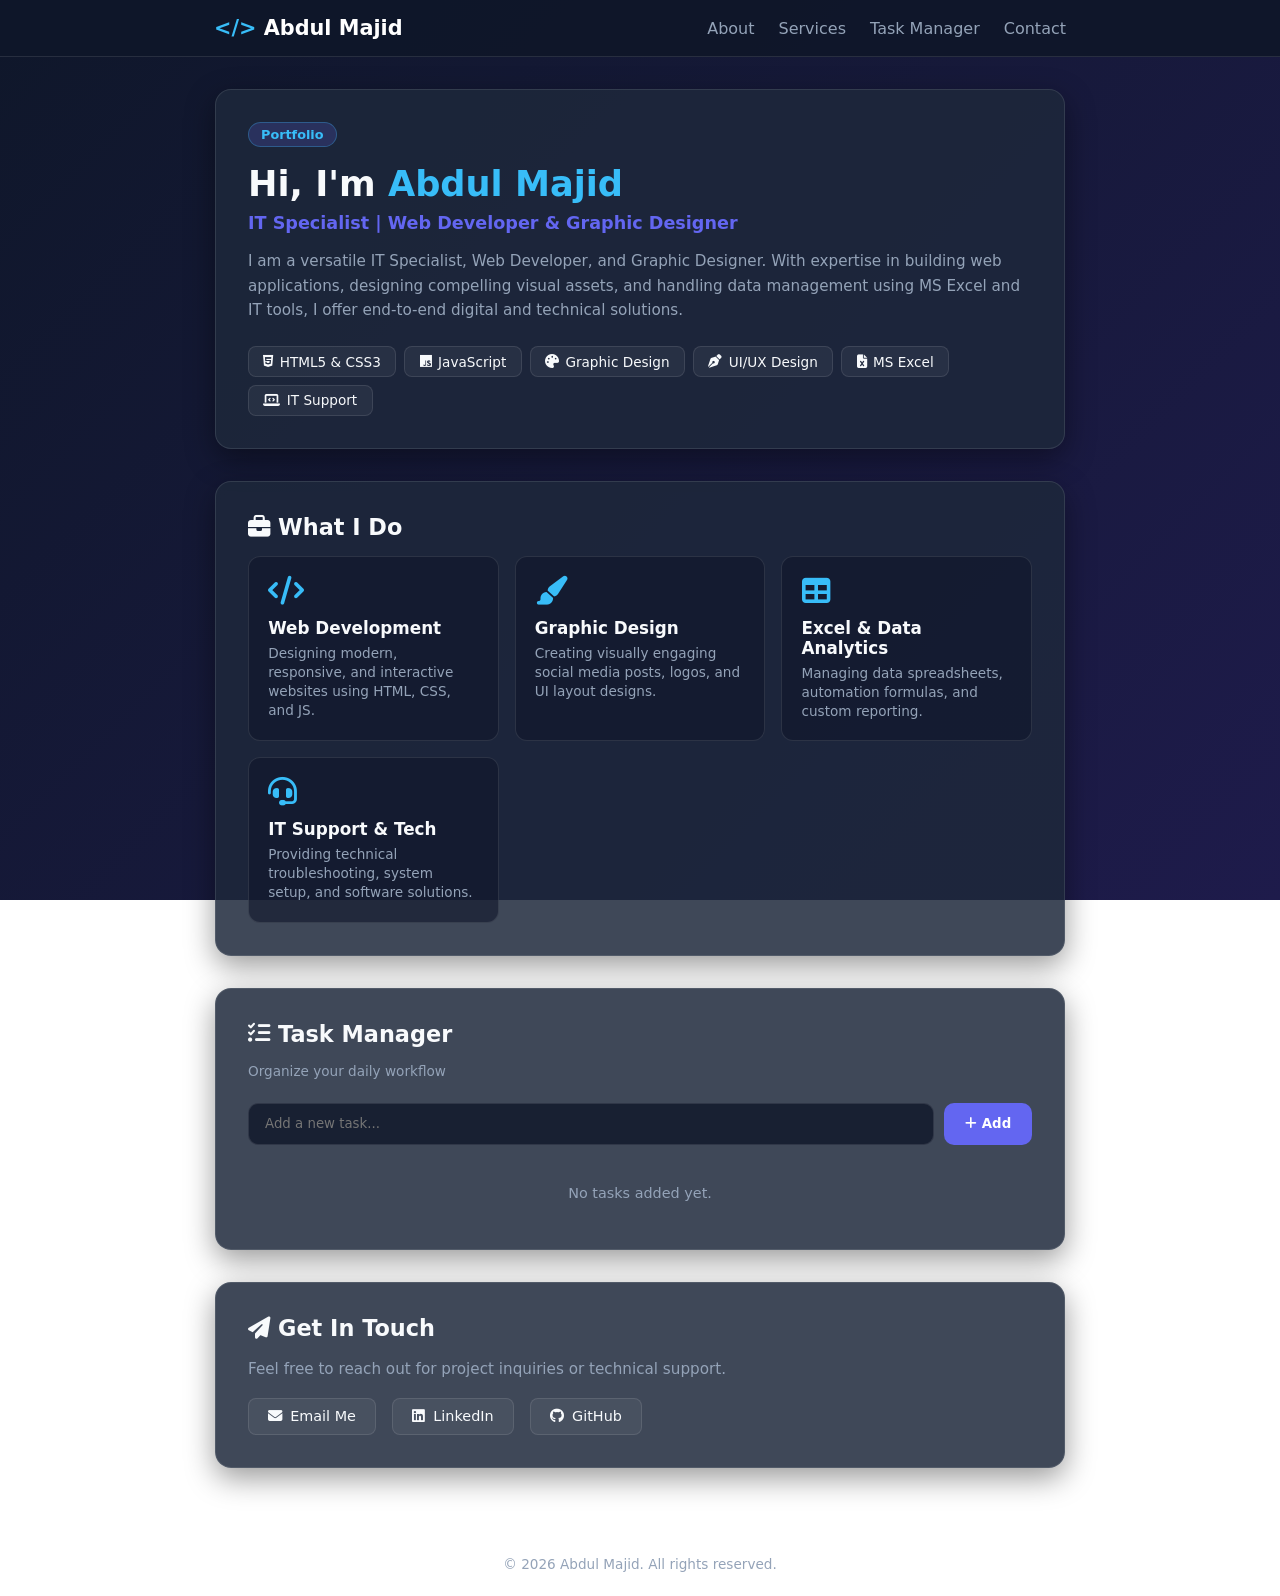
<file: Index.html>
<!DOCTYPE html>
<html lang="en">
<head>
  <meta charset="UTF-8">
  <meta name="viewport" content="width=device-width, initial-scale=1.0">
  <title>Abdul Majid | IT Specialist, Designer & Developer</title>
  <link rel="stylesheet" href="https://cdnjs.cloudflare.com/ajax/libs/font-awesome/6.4.0/css/all.min.css">
  
  <style>
    :root {
      --primary: #6366f1;
      --primary-hover: #4f46e5;
      --bg-gradient: linear-gradient(135deg, #0f172a 0%, #1e1b4b 100%);
      --card-bg: rgba(30, 41, 59, 0.85);
      --text-main: #f8fafc;
      --text-muted: #94a3b8;
      --accent: #38bdf8;
      --border: rgba(255, 255, 255, 0.1);
    }

    * {
      box-sizing: border-box;
      margin: 0;
      padding: 0;
      font-family: system-ui, -apple-system, sans-serif;
      scroll-behavior: smooth;
    }

    body {
      background: #0f172a;
      background: var(--bg-gradient);
      background-attachment: fixed;
      color: var(--text-main);
      min-height: 100vh;
      display: flex;
      flex-direction: column;
    }

    .main-container {
      max-width: 850px;
      width: 90%;
      margin: 2rem auto;
      flex: 1;
    }

    /* Glassmorphism Cards */
    .glass-card {
      background: var(--card-bg);
      border: 1px solid var(--border);
      border-radius: 16px;
      padding: 2rem;
      margin-bottom: 2rem;
      box-shadow: 0 10px 30px rgba(0, 0, 0, 0.4);
      transition: transform 0.2s ease, box-shadow 0.2s ease;
    }

    .glass-card:hover {
      transform: translateY(-2px);
      box-shadow: 0 12px 35px rgba(0, 0, 0, 0.5);
    }

    /* Navbar */
    header {
      background: rgba(15, 23, 42, 0.95);
      position: sticky;
      top: 0;
      z-index: 1000;
      border-bottom: 1px solid var(--border);
    }

    .navbar {
      display: flex;
      justify-content: space-between;
      align-items: center;
      max-width: 900px;
      margin: 0 auto;
      padding: 1rem 1.5rem;
    }

    .logo {
      font-size: 1.3rem;
      font-weight: 700;
      color: #fff;
    }

    .logo-accent {
      color: var(--accent);
    }

    .nav-links {
      display: flex;
      list-style: none;
      gap: 1.5rem;
    }

    .nav-link {
      color: var(--text-muted);
      text-decoration: none;
      font-weight: 500;
      transition: color 0.2s;
    }

    .nav-link:hover {
      color: var(--accent);
    }

    .toggle-btn {
      display: none;
      background: none;
      border: none;
      color: #fff;
      font-size: 1.5rem;
      cursor: pointer;
    }

    /* Profile Section */
    .profile-badge {
      display: inline-block;
      background: rgba(99, 102, 241, 0.2);
      color: var(--accent);
      border: 1px solid rgba(56, 189, 248, 0.3);
      padding: 0.25rem 0.75rem;
      border-radius: 20px;
      font-size: 0.8rem;
      font-weight: 600;
      margin-bottom: 1rem;
    }

    .hero-title {
      font-size: 2.2rem;
      font-weight: 800;
      line-height: 1.2;
    }

    .hero-title span {
      color: var(--accent);
    }

    .hero-subtitle {
      color: var(--primary);
      font-size: 1.1rem;
      margin: 0.5rem 0 1rem;
      font-weight: 600;
    }

    .hero-desc {
      color: var(--text-muted);
      font-size: 0.95rem;
      line-height: 1.6;
    }

    .skills-container {
      display: flex;
      flex-wrap: wrap;
      gap: 0.5rem;
      margin-top: 1.5rem;
    }

    .chip {
      background: rgba(255, 255, 255, 0.05);
      border: 1px solid var(--border);
      padding: 0.4rem 0.9rem;
      border-radius: 8px;
      font-size: 0.85rem;
      color: var(--text-main);
      display: flex;
      align-items: center;
      gap: 0.4rem;
    }

    /* Services Grid */
    .section-title {
      font-size: 1.4rem;
      margin-bottom: 1rem;
      display: flex;
      align-items: center;
      gap: 0.5rem;
    }

    .services-grid {
      display: grid;
      grid-template-columns: repeat(auto-fit, minmax(200px, 1fr));
      gap: 1rem;
      margin-top: 1rem;
    }

    .service-box {
      background: rgba(15, 23, 42, 0.6);
      border: 1px solid var(--border);
      padding: 1.2rem;
      border-radius: 12px;
      text-align: left;
      transition: border-color 0.2s;
    }

    .service-box:hover {
      border-color: var(--accent);
    }

    .service-box i {
      font-size: 1.8rem;
      color: var(--accent);
      margin-bottom: 0.8rem;
    }

    .service-box h3 {
      font-size: 1.05rem;
      margin-bottom: 0.4rem;
    }

    .service-box p {
      font-size: 0.85rem;
      color: var(--text-muted);
      line-height: 1.4;
    }

    /* To-Do Section */
    .card-header .subtitle {
      color: var(--text-muted);
      font-size: 0.85rem;
      display: block;
      margin-top: 0.25rem;
    }

    .todo-input-group {
      display: flex;
      gap: 10px;
      margin: 1.5rem 0;
    }

    .todo-input-group input {
      flex: 1;
      background: rgba(15, 23, 42, 0.8);
      border: 1px solid var(--border);
      padding: 0.8rem 1rem;
      border-radius: 10px;
      color: #fff;
      outline: none;
      transition: border-color 0.2s;
    }

    .todo-input-group input:focus {
      border-color: var(--accent);
    }

    .todo-input-group button {
      background: var(--primary);
      color: white;
      border: none;
      padding: 0.8rem 1.3rem;
      border-radius: 10px;
      font-weight: 600;
      cursor: pointer;
      transition: background 0.2s;
    }

    .todo-input-group button:hover {
      background: var(--primary-hover);
    }

    .task-list {
      list-style: none;
    }

    .empty-msg {
      text-align: center;
      color: var(--text-muted);
      font-size: 0.9rem;
      padding: 1rem 0;
    }

    .task-item {
      background: rgba(15, 23, 42, 0.6);
      border: 1px solid var(--border);
      padding: 0.8rem 1rem;
      border-radius: 10px;
      display: flex;
      justify-content: space-between;
      align-items: center;
      margin-bottom: 0.6rem;
      transition: opacity 0.3s ease, transform 0.3s ease;
    }

    .task-item.removing {
      opacity: 0;
      transform: translateX(20px);
    }

    .delete-btn {
      background: rgba(239, 68, 68, 0.2);
      color: #f87171;
      border: 1px solid rgba(239, 68, 68, 0.3);
      padding: 0.4rem 0.7rem;
      border-radius: 6px;
      cursor: pointer;
      transition: all 0.2s;
    }

    .delete-btn:hover {
      background: #ef4444;
      color: #fff;
    }

    /* Contact Links */
    .contact-links {
      display: flex;
      gap: 1rem;
      margin-top: 1rem;
      flex-wrap: wrap;
    }

    .contact-btn {
      background: rgba(255, 255, 255, 0.05);
      border: 1px solid var(--border);
      color: var(--text-main);
      padding: 0.6rem 1.2rem;
      border-radius: 8px;
      text-decoration: none;
      font-size: 0.9rem;
      display: inline-flex;
      align-items: center;
      gap: 0.5rem;
      transition: all 0.2s;
    }

    .contact-btn:hover {
      background: var(--primary);
      border-color: var(--primary);
    }

    footer {
      text-align: center;
      padding: 1.5rem;
      color: var(--text-muted);
      font-size: 0.85rem;
    }

    @media (max-width: 768px) {
      .toggle-btn { display: block; }
      .nav-links {
        display: none;
        position: absolute;
        top: 100%;
        left: 0;
        width: 100%;
        background: rgba(15, 23, 42, 0.95);
        flex-direction: column;
        padding: 1rem 0;
        text-align: center;
      }
      .nav-links.active { display: flex; }
    }
  </style>
</head>
<body>

  <!-- Navigation Bar -->
  <header>
    <nav class="navbar">
      <div class="logo">
        <span class="logo-accent">&lt;/&gt;</span> Abdul Majid
      </div>
      <ul class="nav-links" id="navLinks">
        <li><a href="#about" class="nav-link">About</a></li>
        <li><a href="#services" class="nav-link">Services</a></li>
        <li><a href="#todo" class="nav-link">Task Manager</a></li>
        <li><a href="#contact" class="nav-link">Contact</a></li>
      </ul>
      <button class="toggle-btn" id="toggleBtn">
        <i class="fa-solid fa-bars"></i>
      </button>
    </nav>
  </header>

  <main class="main-container">
    <!-- About Section -->
    <section id="about" class="glass-card">
      <div class="profile-badge">Portfolio</div>
      <h1 class="hero-title">Hi, I'm <span>Abdul Majid</span></h1>
      <h2 class="hero-subtitle">IT Specialist | Web Developer & Graphic Designer</h2>
      <p class="hero-desc">
        I am a versatile IT Specialist, Web Developer, and Graphic Designer. With expertise in building web applications, designing compelling visual assets, and handling data management using MS Excel and IT tools, I offer end-to-end digital and technical solutions.
      </p>

      <div class="skills-container">
        <span class="chip"><i class="fa-brands fa-html5"></i> HTML5 & CSS3</span>
        <span class="chip"><i class="fa-brands fa-js"></i> JavaScript</span>
        <span class="chip"><i class="fa-solid fa-palette"></i> Graphic Design</span>
        <span class="chip"><i class="fa-solid fa-pen-nib"></i> UI/UX Design</span>
        <span class="chip"><i class="fa-solid fa-file-excel"></i> MS Excel</span>
        <span class="chip"><i class="fa-solid fa-laptop-code"></i> IT Support</span>
      </div>
    </section>

    <!-- Services Section -->
    <section id="services" class="glass-card">
      <h2 class="section-title"><i class="fa-solid fa-briefcase"></i> What I Do</h2>
      <div class="services-grid">
        <div class="service-box">
          <i class="fa-solid fa-code"></i>
          <h3>Web Development</h3>
          <p>Designing modern, responsive, and interactive websites using HTML, CSS, and JS.</p>
        </div>
        <div class="service-box">
          <i class="fa-solid fa-paint-brush"></i>
          <h3>Graphic Design</h3>
          <p>Creating visually engaging social media posts, logos, and UI layout designs.</p>
        </div>
        <div class="service-box">
          <i class="fa-solid fa-table"></i>
          <h3>Excel & Data Analytics</h3>
          <p>Managing data spreadsheets, automation formulas, and custom reporting.</p>
        </div>
        <div class="service-box">
          <i class="fa-solid fa-headset"></i>
          <h3>IT Support & Tech</h3>
          <p>Providing technical troubleshooting, system setup, and software solutions.</p>
        </div>
      </div>
    </section>

    <!-- To-Do App Section -->
    <section id="todo" class="glass-card">
      <div class="card-header">
        <h2 class="section-title"><i class="fa-solid fa-list-check"></i> Task Manager</h2>
        <span class="subtitle">Organize your daily workflow</span>
      </div>

      <div class="todo-input-group">
        <input type="text" id="taskInput" placeholder="Add a new task...">
        <button id="addTaskBtn"><i class="fa-solid fa-plus"></i> Add</button>
      </div>

      <ul id="taskList" class="task-list">
        <li class="empty-msg" id="emptyMsg">No tasks added yet.</li>
      </ul>
    </section>

    <!-- Contact Section -->
    <section id="contact" class="glass-card">
      <h2 class="section-title"><i class="fa-solid fa-paper-plane"></i> Get In Touch</h2>
      <p class="hero-desc">Feel free to reach out for project inquiries or technical support.</p>
      
      <div class="contact-links">
        <a href="mailto:abdulmajid@example.com" class="contact-btn"><i class="fa-solid fa-envelope"></i> Email Me</a>
        <a href="#" class="contact-btn"><i class="fa-brands fa-linkedin"></i> LinkedIn</a>
        <a href="#" class="contact-btn"><i class="fa-brands fa-github"></i> GitHub</a>
      </div>
    </section>
  </main>

  <footer>
    <p>&copy; 2026 Abdul Majid. All rights reserved.</p>
  </footer>

  <script>
    document.addEventListener("DOMContentLoaded", function () {
      var toggleBtn = document.getElementById("toggleBtn");
      var navLinks = document.getElementById("navLinks");
      var taskInput = document.getElementById("taskInput");
      var addTaskBtn = document.getElementById("addTaskBtn");
      var taskList = document.getElementById("taskList");
      var emptyMsg = document.getElementById("emptyMsg");

      toggleBtn.addEventListener("click", function () {
        navLinks.classList.toggle("active");
      });

      function checkEmpty() {
        var items = taskList.querySelectorAll(".task-item");
        if (items.length === 0) {
          emptyMsg.style.display = "block";
        } else {
          emptyMsg.style.display = "none";
        }
      }

      function addTask() {
        var taskText = taskInput.value.trim();

        if (taskText === "") {
          alert("Please write a task first!");
          return;
        }

        var li = document.createElement("li");
        li.className = "task-item";
        li.innerHTML = '<span>' + taskText + '</span><button class="delete-btn"><i class="fa-solid fa-trash-can"></i></button>';

        var deleteBtn = li.querySelector(".delete-btn");
        deleteBtn.addEventListener("click", function () {
          li.classList.add("removing");
          setTimeout(function () {
            li.remove();
            checkEmpty();
          }, 300);
        });

        taskList.appendChild(li);
        taskInput.value = "";
        checkEmpty();
      }

      addTaskBtn.addEventListener("click", addTask);

      taskInput.addEventListener("keypress", function (e) {
        if (e.key === "Enter") {
          addTask();
        }
      });
    });
  </script>
</body>
</html>
</file>
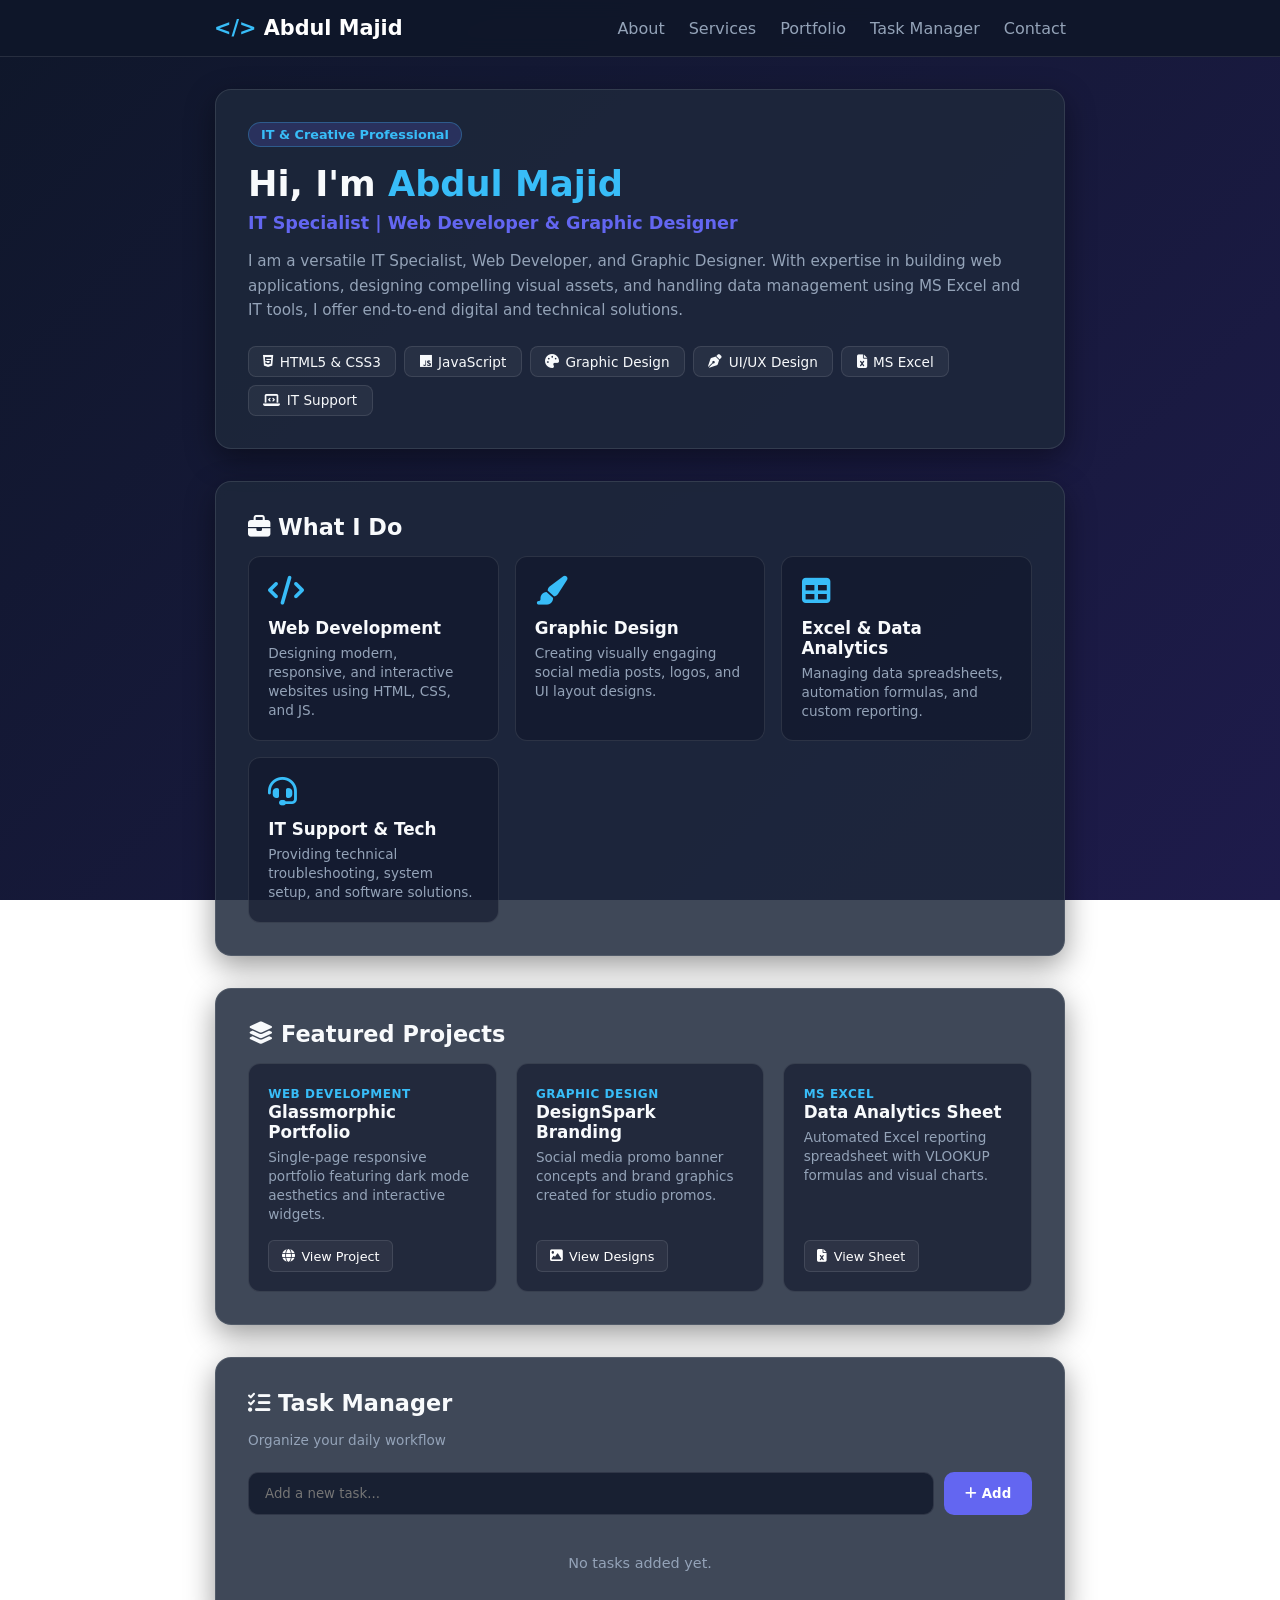
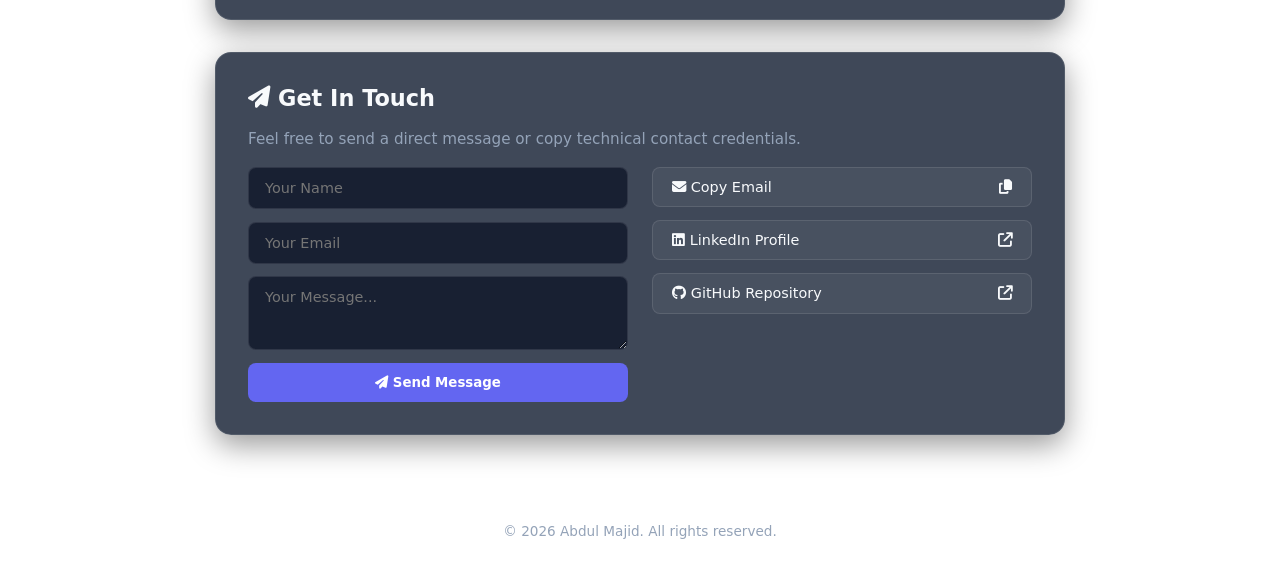
<file: index.html>
<!DOCTYPE html>
<html lang="en">
<head>
  <meta charset="UTF-8">
  <meta name="viewport" content="width=device-width, initial-scale=1.0">
  <title>Abdul Majid | IT Specialist, Designer & Developer</title>
  <link rel="stylesheet" href="https://cdnjs.cloudflare.com/ajax/libs/font-awesome/6.4.0/css/all.min.css">
  
  <style>
    :root {
      --primary: #6366f1;
      --primary-hover: #4f46e5;
      --bg-gradient: linear-gradient(135deg, #0f172a 0%, #1e1b4b 100%);
      --card-bg: rgba(30, 41, 59, 0.85);
      --text-main: #f8fafc;
      --text-muted: #94a3b8;
      --accent: #38bdf8;
      --border: rgba(255, 255, 255, 0.1);
      --success: #10b981;
    }

    * {
      box-sizing: border-box;
      margin: 0;
      padding: 0;
      font-family: system-ui, -apple-system, sans-serif;
      scroll-behavior: smooth;
    }

    body {
      background: #0f172a;
      background: var(--bg-gradient);
      background-attachment: fixed;
      color: var(--text-main);
      min-height: 100vh;
      display: flex;
      flex-direction: column;
    }

    .main-container {
      max-width: 850px;
      width: 90%;
      margin: 2rem auto;
      flex: 1;
    }

    /* Glassmorphism Cards */
    .glass-card {
      background: var(--card-bg);
      border: 1px solid var(--border);
      border-radius: 16px;
      padding: 2rem;
      margin-bottom: 2rem;
      box-shadow: 0 10px 30px rgba(0, 0, 0, 0.4);
      transition: transform 0.25s ease, box-shadow 0.25s ease, border-color 0.25s ease;
    }

    .glass-card:hover {
      transform: translateY(-3px);
      box-shadow: 0 12px 35px rgba(0, 0, 0, 0.5);
      border-color: rgba(56, 189, 248, 0.25);
    }

    /* Navbar */
    header {
      background: rgba(15, 23, 42, 0.95);
      position: sticky;
      top: 0;
      z-index: 1000;
      border-bottom: 1px solid var(--border);
      -webkit-backdrop-filter: blur(10px);
      backdrop-filter: blur(10px);
    }

    .navbar {
      display: flex;
      justify-content: space-between;
      align-items: center;
      max-width: 900px;
      margin: 0 auto;
      padding: 1rem 1.5rem;
    }

    .logo {
      font-size: 1.3rem;
      font-weight: 700;
      color: #fff;
    }

    .logo-accent {
      color: var(--accent);
    }

    .nav-links {
      display: flex;
      list-style: none;
      gap: 1.5rem;
    }

    .nav-link {
      color: var(--text-muted);
      text-decoration: none;
      font-weight: 500;
      transition: color 0.2s;
    }

    .nav-link:hover {
      color: var(--accent);
    }

    .toggle-btn {
      display: none;
      background: none;
      border: none;
      color: #fff;
      font-size: 1.5rem;
      cursor: pointer;
      min-width: 44px;
      min-height: 44px;
    }

    /* Profile Section */
    .profile-badge {
      display: inline-block;
      background: rgba(99, 102, 241, 0.2);
      color: var(--accent);
      border: 1px solid rgba(56, 189, 248, 0.3);
      padding: 0.25rem 0.75rem;
      border-radius: 20px;
      font-size: 0.8rem;
      font-weight: 600;
      margin-bottom: 1rem;
    }

    .hero-title {
      font-size: 2.2rem;
      font-weight: 800;
      line-height: 1.2;
    }

    .hero-title span {
      color: var(--accent);
    }

    .hero-subtitle {
      color: var(--primary);
      font-size: 1.1rem;
      margin: 0.5rem 0 1rem;
      font-weight: 600;
    }

    .hero-desc {
      color: var(--text-muted);
      font-size: 0.95rem;
      line-height: 1.6;
    }

    .skills-container {
      display: flex;
      flex-wrap: wrap;
      gap: 0.5rem;
      margin-top: 1.5rem;
    }

    .chip {
      background: rgba(255, 255, 255, 0.05);
      border: 1px solid var(--border);
      padding: 0.4rem 0.9rem;
      border-radius: 8px;
      font-size: 0.85rem;
      color: var(--text-main);
      display: flex;
      align-items: center;
      gap: 0.4rem;
      transition: border-color 0.2s, transform 0.2s;
    }

    .chip:hover {
      border-color: var(--accent);
      transform: translateY(-2px);
    }

    /* Services Grid */
    .section-title {
      font-size: 1.4rem;
      margin-bottom: 1rem;
      display: flex;
      align-items: center;
      gap: 0.5rem;
    }

    .services-grid {
      display: grid;
      grid-template-columns: repeat(auto-fit, minmax(200px, 1fr));
      gap: 1rem;
      margin-top: 1rem;
    }

    .service-box {
      background: rgba(15, 23, 42, 0.6);
      border: 1px solid var(--border);
      padding: 1.2rem;
      border-radius: 12px;
      text-align: left;
      transition: border-color 0.2s, transform 0.2s;
    }

    .service-box:hover {
      border-color: var(--accent);
      transform: translateY(-3px);
    }

    .service-box i {
      font-size: 1.8rem;
      color: var(--accent);
      margin-bottom: 0.8rem;
    }

    .service-box h3 {
      font-size: 1.05rem;
      margin-bottom: 0.4rem;
    }

    .service-box p {
      font-size: 0.85rem;
      color: var(--text-muted);
      line-height: 1.4;
    }

    /* Portfolio Projects Grid */
    .project-grid {
      display: grid;
      grid-template-columns: repeat(auto-fit, minmax(240px, 1fr));
      gap: 1.2rem;
      margin-top: 1rem;
    }

    .project-card {
      background: rgba(15, 23, 42, 0.6);
      border: 1px solid var(--border);
      border-radius: 12px;
      padding: 1.2rem;
      display: flex;
      flex-direction: column;
      justify-content: space-between;
      transition: all 0.25s ease;
    }

    .project-card:hover {
      border-color: var(--accent);
      transform: translateY(-3px);
    }

    .project-tag {
      font-size: 0.75rem;
      color: var(--accent);
      text-transform: uppercase;
      letter-spacing: 0.5px;
      font-weight: 700;
      margin-bottom: 0.4rem;
    }

    .project-card h3 {
      font-size: 1.05rem;
      margin-bottom: 0.4rem;
    }

    .project-card p {
      font-size: 0.85rem;
      color: var(--text-muted);
      line-height: 1.4;
      margin-bottom: 1rem;
    }

    .project-btn {
      color: #fff;
      background: rgba(255, 255, 255, 0.05);
      border: 1px solid var(--border);
      padding: 0.45rem 0.8rem;
      border-radius: 6px;
      font-size: 0.8rem;
      text-decoration: none;
      display: inline-flex;
      align-items: center;
      gap: 0.4rem;
      width: max-content;
      transition: background 0.2s, border-color 0.2s;
    }

    .project-btn:hover {
      background: var(--primary);
      border-color: var(--primary);
    }

    /* To-Do Section */
    .card-header .subtitle {
      color: var(--text-muted);
      font-size: 0.85rem;
      display: block;
      margin-top: 0.25rem;
    }

    .todo-input-group {
      display: flex;
      gap: 10px;
      margin: 1.5rem 0;
    }

    .todo-input-group input {
      flex: 1;
      background: rgba(15, 23, 42, 0.8);
      border: 1px solid var(--border);
      padding: 0.8rem 1rem;
      border-radius: 10px;
      color: #fff;
      outline: none;
      transition: border-color 0.2s;
    }

    .todo-input-group input:focus {
      border-color: var(--accent);
    }

    .todo-input-group button {
      background: var(--primary);
      color: white;
      border: none;
      padding: 0.8rem 1.3rem;
      border-radius: 10px;
      font-weight: 600;
      cursor: pointer;
      transition: background 0.2s;
    }

    .todo-input-group button:hover {
      background: var(--primary-hover);
    }

    .task-list {
      list-style: none;
    }

    .empty-msg {
      text-align: center;
      color: var(--text-muted);
      font-size: 0.9rem;
      padding: 1rem 0;
    }

    .task-item {
      background: rgba(15, 23, 42, 0.6);
      border: 1px solid var(--border);
      padding: 0.8rem 1rem;
      border-radius: 10px;
      display: flex;
      justify-content: space-between;
      align-items: center;
      margin-bottom: 0.6rem;
      transition: opacity 0.3s ease, transform 0.3s ease;
    }

    .task-item.removing {
      opacity: 0;
      transform: translateX(20px);
    }

    .delete-btn {
      background: rgba(239, 68, 68, 0.2);
      color: #f87171;
      border: 1px solid rgba(239, 68, 68, 0.3);
      padding: 0.4rem 0.7rem;
      border-radius: 6px;
      cursor: pointer;
      transition: all 0.2s;
    }

    .delete-btn:hover {
      background: #ef4444;
      color: #fff;
    }

    /* Contact Form & Links */
    .contact-container {
      display: grid;
      grid-template-columns: 1fr 1fr;
      gap: 1.5rem;
      margin-top: 1rem;
    }

    .contact-form {
      display: flex;
      flex-direction: column;
      gap: 0.8rem;
    }

    .contact-form input, .contact-form textarea {
      background: rgba(15, 23, 42, 0.8);
      border: 1px solid var(--border);
      padding: 0.75rem 1rem;
      border-radius: 8px;
      color: #fff;
      font-size: 0.9rem;
      outline: none;
      transition: border-color 0.2s;
    }

    .contact-form input:focus, .contact-form textarea:focus {
      border-color: var(--accent);
    }

    .contact-form button {
      background: var(--primary);
      color: #fff;
      border: none;
      padding: 0.75rem;
      border-radius: 8px;
      font-weight: 600;
      cursor: pointer;
      transition: background 0.2s;
    }

    .contact-form button:hover {
      background: var(--primary-hover);
    }

    .contact-links {
      display: flex;
      flex-direction: column;
      gap: 0.8rem;
    }

    .contact-btn {
      background: rgba(255, 255, 255, 0.05);
      border: 1px solid var(--border);
      color: var(--text-main);
      padding: 0.7rem 1.2rem;
      border-radius: 8px;
      text-decoration: none;
      font-size: 0.9rem;
      display: inline-flex;
      align-items: center;
      justify-content: space-between;
      transition: all 0.2s;
      cursor: pointer;
    }

    .contact-btn:hover {
      background: rgba(99, 102, 241, 0.2);
      border-color: var(--primary);
    }

    /* Toast Alert Notification */
    #toast {
      visibility: hidden;
      min-width: 200px;
      background-color: rgba(16, 185, 129, 0.95);
      color: #fff;
      text-align: center;
      border-radius: 8px;
      padding: 12px;
      position: fixed;
      z-index: 2000;
      bottom: 30px;
      right: 30px;
      font-size: 0.85rem;
      font-weight: 600;
      box-shadow: 0 5px 15px rgba(0,0,0,0.3);
      opacity: 0;
      transition: opacity 0.3s ease, visibility 0.3s ease;
    }

    #toast.show {
      visibility: visible;
      opacity: 1;
    }

    footer {
      text-align: center;
      padding: 1.5rem;
      color: var(--text-muted);
      font-size: 0.85rem;
    }

    @media (max-width: 768px) {
      .contact-container { grid-template-columns: 1fr; }
      .toggle-btn { display: block; }
      .nav-links {
        display: none;
        position: absolute;
        top: 100%;
        left: 0;
        width: 100%;
        background: rgba(15, 23, 42, 0.95);
        flex-direction: column;
        padding: 1rem 0;
        text-align: center;
      }
      .nav-links.active { display: flex; }
    }
  </style>
</head>
<body>

  <!-- Toast Notification Container -->
  <div id="toast"><i class="fa-solid fa-circle-check"></i> Copied to clipboard!</div>

  <!-- Navigation Bar -->
  <header>
    <nav class="navbar">
      <div class="logo">
        <span class="logo-accent">&lt;/&gt;</span> Abdul Majid
      </div>
      <ul class="nav-links" id="navLinks">
        <li><a href="#about" class="nav-link">About</a></li>
        <li><a href="#services" class="nav-link">Services</a></li>
        <li><a href="#portfolio" class="nav-link">Portfolio</a></li>
        <li><a href="#todo" class="nav-link">Task Manager</a></li>
        <li><a href="#contact" class="nav-link">Contact</a></li>
      </ul>
      <button class="toggle-btn" id="toggleBtn" aria-label="Open menu" aria-controls="navLinks">
        <i class="fa-solid fa-bars"></i>
      </button>
    </nav>
  </header>

  <main class="main-container">
    <!-- About Section -->
    <section id="about" class="glass-card">
      <div class="profile-badge">IT & Creative Professional</div>
      <h1 class="hero-title">Hi, I'm <span>Abdul Majid</span></h1>
      <h2 class="hero-subtitle">IT Specialist | Web Developer & Graphic Designer</h2>
      <p class="hero-desc">
        I am a versatile IT Specialist, Web Developer, and Graphic Designer. With expertise in building web applications, designing compelling visual assets, and handling data management using MS Excel and IT tools, I offer end-to-end digital and technical solutions.
      </p>

      <div class="skills-container">
        <span class="chip"><i class="fa-brands fa-html5"></i> HTML5 & CSS3</span>
        <span class="chip"><i class="fa-brands fa-js"></i> JavaScript</span>
        <span class="chip"><i class="fa-solid fa-palette"></i> Graphic Design</span>
        <span class="chip"><i class="fa-solid fa-pen-nib"></i> UI/UX Design</span>
        <span class="chip"><i class="fa-solid fa-file-excel"></i> MS Excel</span>
        <span class="chip"><i class="fa-solid fa-laptop-code"></i> IT Support</span>
      </div>
    </section>

    <!-- Services Section -->
    <section id="services" class="glass-card">
      <h2 class="section-title"><i class="fa-solid fa-briefcase"></i> What I Do</h2>
      <div class="services-grid">
        <div class="service-box">
          <i class="fa-solid fa-code"></i>
          <h3>Web Development</h3>
          <p>Designing modern, responsive, and interactive websites using HTML, CSS, and JS.</p>
        </div>
        <div class="service-box">
          <i class="fa-solid fa-paint-brush"></i>
          <h3>Graphic Design</h3>
          <p>Creating visually engaging social media posts, logos, and UI layout designs.</p>
        </div>
        <div class="service-box">
          <i class="fa-solid fa-table"></i>
          <h3>Excel & Data Analytics</h3>
          <p>Managing data spreadsheets, automation formulas, and custom reporting.</p>
        </div>
        <div class="service-box">
          <i class="fa-solid fa-headset"></i>
          <h3>IT Support & Tech</h3>
          <p>Providing technical troubleshooting, system setup, and software solutions.</p>
        </div>
      </div>
    </section>

    <!-- Portfolio Projects Section -->
    <section id="portfolio" class="glass-card">
      <h2 class="section-title"><i class="fa-solid fa-layer-group"></i> Featured Projects</h2>
      <div class="project-grid">
        <div class="project-card">
          <div>
            <span class="project-tag">Web Development</span>
            <h3>Glassmorphic Portfolio</h3>
            <p>Single-page responsive portfolio featuring dark mode aesthetics and interactive widgets.</p>
          </div>
          <a href="#" class="project-btn"><i class="fa-solid fa-globe"></i> View Project</a>
        </div>

        <div class="project-card">
          <div>
            <span class="project-tag">Graphic Design</span>
            <h3>DesignSpark Branding</h3>
            <p>Social media promo banner concepts and brand graphics created for studio promos.</p>
          </div>
          <a href="#" class="project-btn"><i class="fa-solid fa-image"></i> View Designs</a>
        </div>

        <div class="project-card">
          <div>
            <span class="project-tag">MS Excel</span>
            <h3>Data Analytics Sheet</h3>
            <p>Automated Excel reporting spreadsheet with VLOOKUP formulas and visual charts.</p>
          </div>
          <a href="#" class="project-btn"><i class="fa-solid fa-file-excel"></i> View Sheet</a>
        </div>
      </div>
    </section>

    <!-- To-Do App Section -->
    <section id="todo" class="glass-card">
      <div class="card-header">
        <h2 class="section-title"><i class="fa-solid fa-list-check"></i> Task Manager</h2>
        <span class="subtitle">Organize your daily workflow</span>
      </div>

      <div class="todo-input-group">
        <input type="text" id="taskInput" placeholder="Add a new task...">
        <button id="addTaskBtn"><i class="fa-solid fa-plus"></i> Add</button>
      </div>

      <ul id="taskList" class="task-list">
        <li class="empty-msg" id="emptyMsg">No tasks added yet.</li>
      </ul>
    </section>

    <!-- Contact Section -->
    <section id="contact" class="glass-card">
      <h2 class="section-title"><i class="fa-solid fa-paper-plane"></i> Get In Touch</h2>
      <p class="hero-desc">Feel free to send a direct message or copy technical contact credentials.</p>
      
      <div class="contact-container">
        <!-- Direct Contact Form -->
        <form class="contact-form" action="https://formspree.io/f/xbjnqkyw" method="POST" id="contactForm">
          <input type="text" name="name" placeholder="Your Name" required>
          <input type="email" name="email" placeholder="Your Email" required>
          <textarea name="message" rows="3" placeholder="Your Message..." required></textarea>
          <button type="submit"><i class="fa-solid fa-paper-plane"></i> Send Message</button>
        </form>

        <!-- Quick Copy Action Links -->
        <div class="contact-links">
          <div class="contact-btn" onclick="copyText('abdulmajid@example.com')">
            <span><i class="fa-solid fa-envelope"></i> Copy Email</span>
            <i class="fa-solid fa-copy"></i>
          </div>
          <a href="https://linkedin.com" target="_blank" class="contact-btn">
            <span><i class="fa-brands fa-linkedin"></i> LinkedIn Profile</span>
            <i class="fa-solid fa-arrow-up-right-from-square"></i>
          </a>
          <a href="https://github.com/DesignSparkpk" target="_blank" class="contact-btn">
            <span><i class="fa-brands fa-github"></i> GitHub Repository</span>
            <i class="fa-solid fa-arrow-up-right-from-square"></i>
          </a>
        </div>
      </div>
    </section>
  </main>

  <footer>
    <p>&copy; 2026 Abdul Majid. All rights reserved.</p>
  </footer>

  <script>
    // Copy To Clipboard Toast Function
    function showToast(message) {
      var toast = document.getElementById("toast");
      toast.lastChild.textContent = " " + message;
      toast.className = "show";
      setTimeout(function(){ toast.className = toast.className.replace("show", ""); }, 2500);
    }
    // Older browsers and non-https pages have no navigator.clipboard: copy through a hidden text box instead
    function legacyCopy(text) {
      var box = document.createElement("textarea");
      box.value = text;
      box.setAttribute("readonly", "");
      box.style.position = "fixed";
      box.style.opacity = "0";
      document.body.appendChild(box);
      box.select();
      box.setSelectionRange(0, text.length);
      var done = false;
      try { done = document.execCommand("copy"); } catch (e) { done = false; }
      document.body.removeChild(box);
      return done;
    }
    function copyText(text) {
      var copied = function () { showToast("Copied to clipboard!"); };
      var fallback = function () { if (legacyCopy(text)) copied(); else showToast("Copy failed: " + text); };
      if (navigator.clipboard && navigator.clipboard.writeText) {
        navigator.clipboard.writeText(text).then(copied, fallback);
      } else {
        fallback();
      }
    }

    document.addEventListener("DOMContentLoaded", function () {
      var toggleBtn = document.getElementById("toggleBtn");
      var navLinks = document.getElementById("navLinks");
      var taskInput = document.getElementById("taskInput");
      var addTaskBtn = document.getElementById("addTaskBtn");
      var taskList = document.getElementById("taskList");
      var emptyMsg = document.getElementById("emptyMsg");

      // Mobile Navbar Toggle
      toggleBtn.addEventListener("click", function () {
        navLinks.classList.toggle("active");
      });

      // Auto close navbar on mobile link click
      document.querySelectorAll(".nav-link").forEach(function(link) {
        link.addEventListener("click", function() {
          navLinks.classList.remove("active");
        });
      });

      // LocalStorage Helper Functions (fall back to memory if the browser blocks storage)
      var memoryTasks = [];
      function getSavedTasks() {
        try {
          return JSON.parse(localStorage.getItem("portfolio_tasks")) || [];
        } catch (e) {
          return memoryTasks.slice();
        }
      }

      function saveTasks(tasks) {
        memoryTasks = tasks.slice();
        try {
          localStorage.setItem("portfolio_tasks", JSON.stringify(tasks));
        } catch (e) { /* storage blocked: tasks last until the page is closed */ }
      }

      function checkEmpty() {
        var items = taskList.querySelectorAll(".task-item");
        emptyMsg.style.display = (items.length === 0) ? "block" : "none";
      }

      function renderTaskUI(taskText) {
        var li = document.createElement("li");
        li.className = "task-item";
        li.innerHTML = '<span>' + taskText + '</span><button class="delete-btn"><i class="fa-solid fa-trash-can"></i></button>';

        var deleteBtn = li.querySelector(".delete-btn");
        deleteBtn.addEventListener("click", function () {
          li.classList.add("removing");
          setTimeout(function () {
            li.remove();
            var tasks = getSavedTasks();
            var index = tasks.indexOf(taskText);
            if (index > -1) {
              tasks.splice(index, 1);
              saveTasks(tasks);
            }
            checkEmpty();
          }, 300);
        });

        taskList.appendChild(li);
      }

      // Load Saved Tasks
      var initialTasks = getSavedTasks();
      initialTasks.forEach(function(t) {
        renderTaskUI(t);
      });
      checkEmpty();

      // Add Task Action
      function addTask() {
        var taskText = taskInput.value.trim();
        if (taskText === "") {
          alert("Please write a task first!");
          return;
        }

        renderTaskUI(taskText);
        var tasks = getSavedTasks();
        tasks.push(taskText);
        saveTasks(tasks);

        taskInput.value = "";
        checkEmpty();
      }

      addTaskBtn.addEventListener("click", addTask);

      taskInput.addEventListener("keypress", function (e) {
        if (e.key === "Enter") {
          addTask();
        }
      });
    });
  </script>
</body>
</html>
</file>
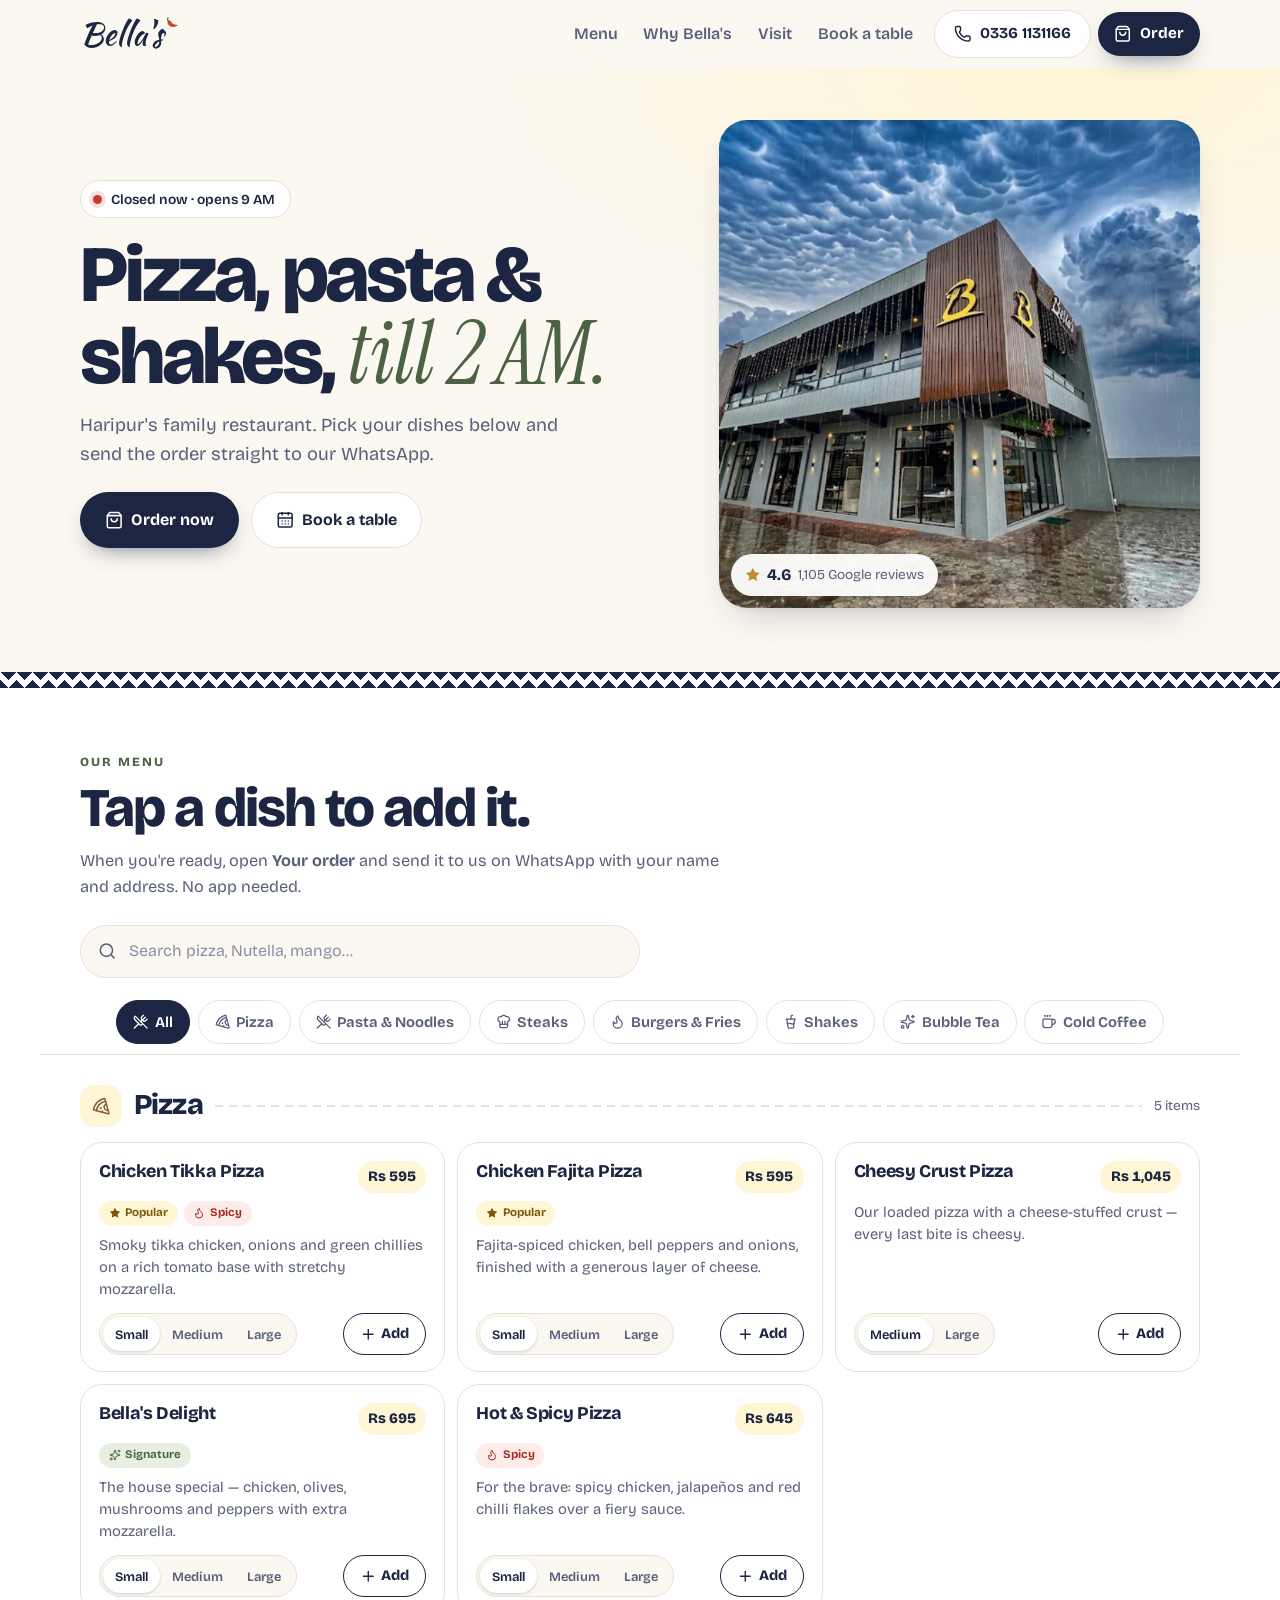
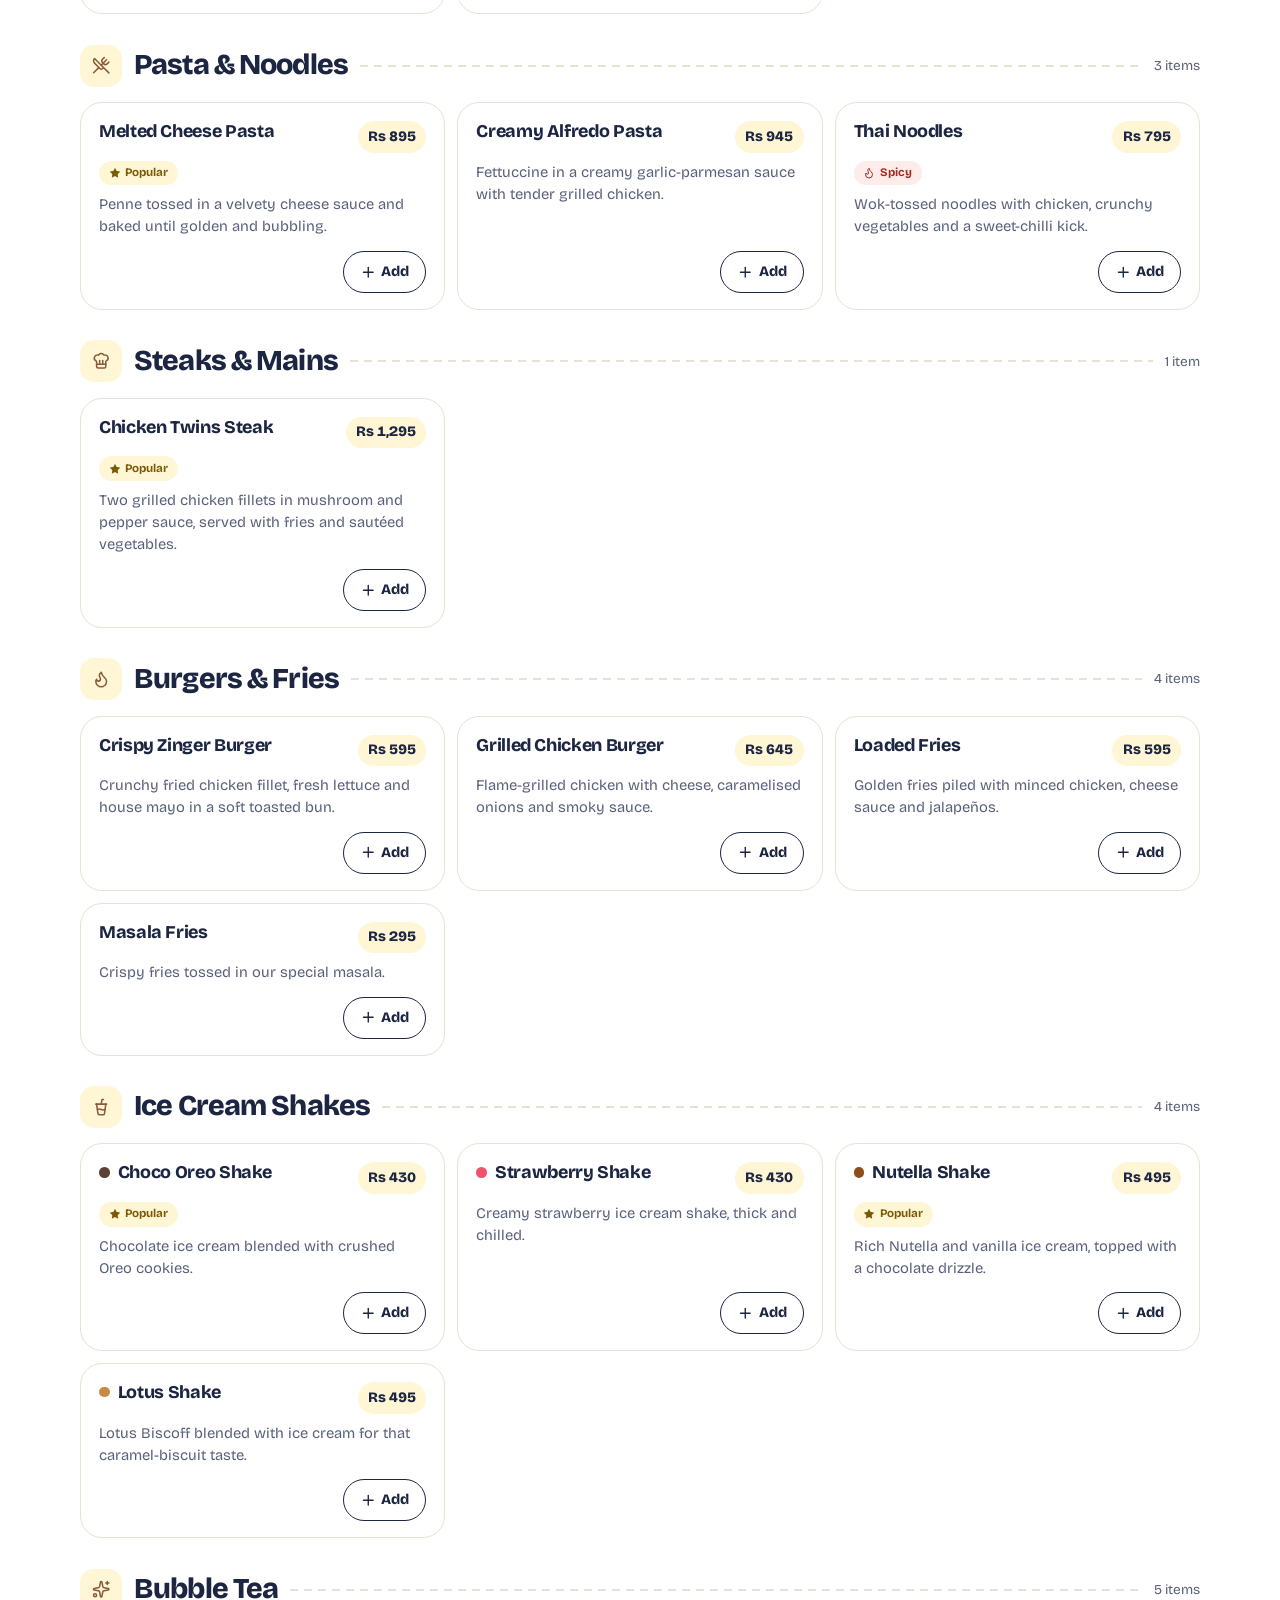
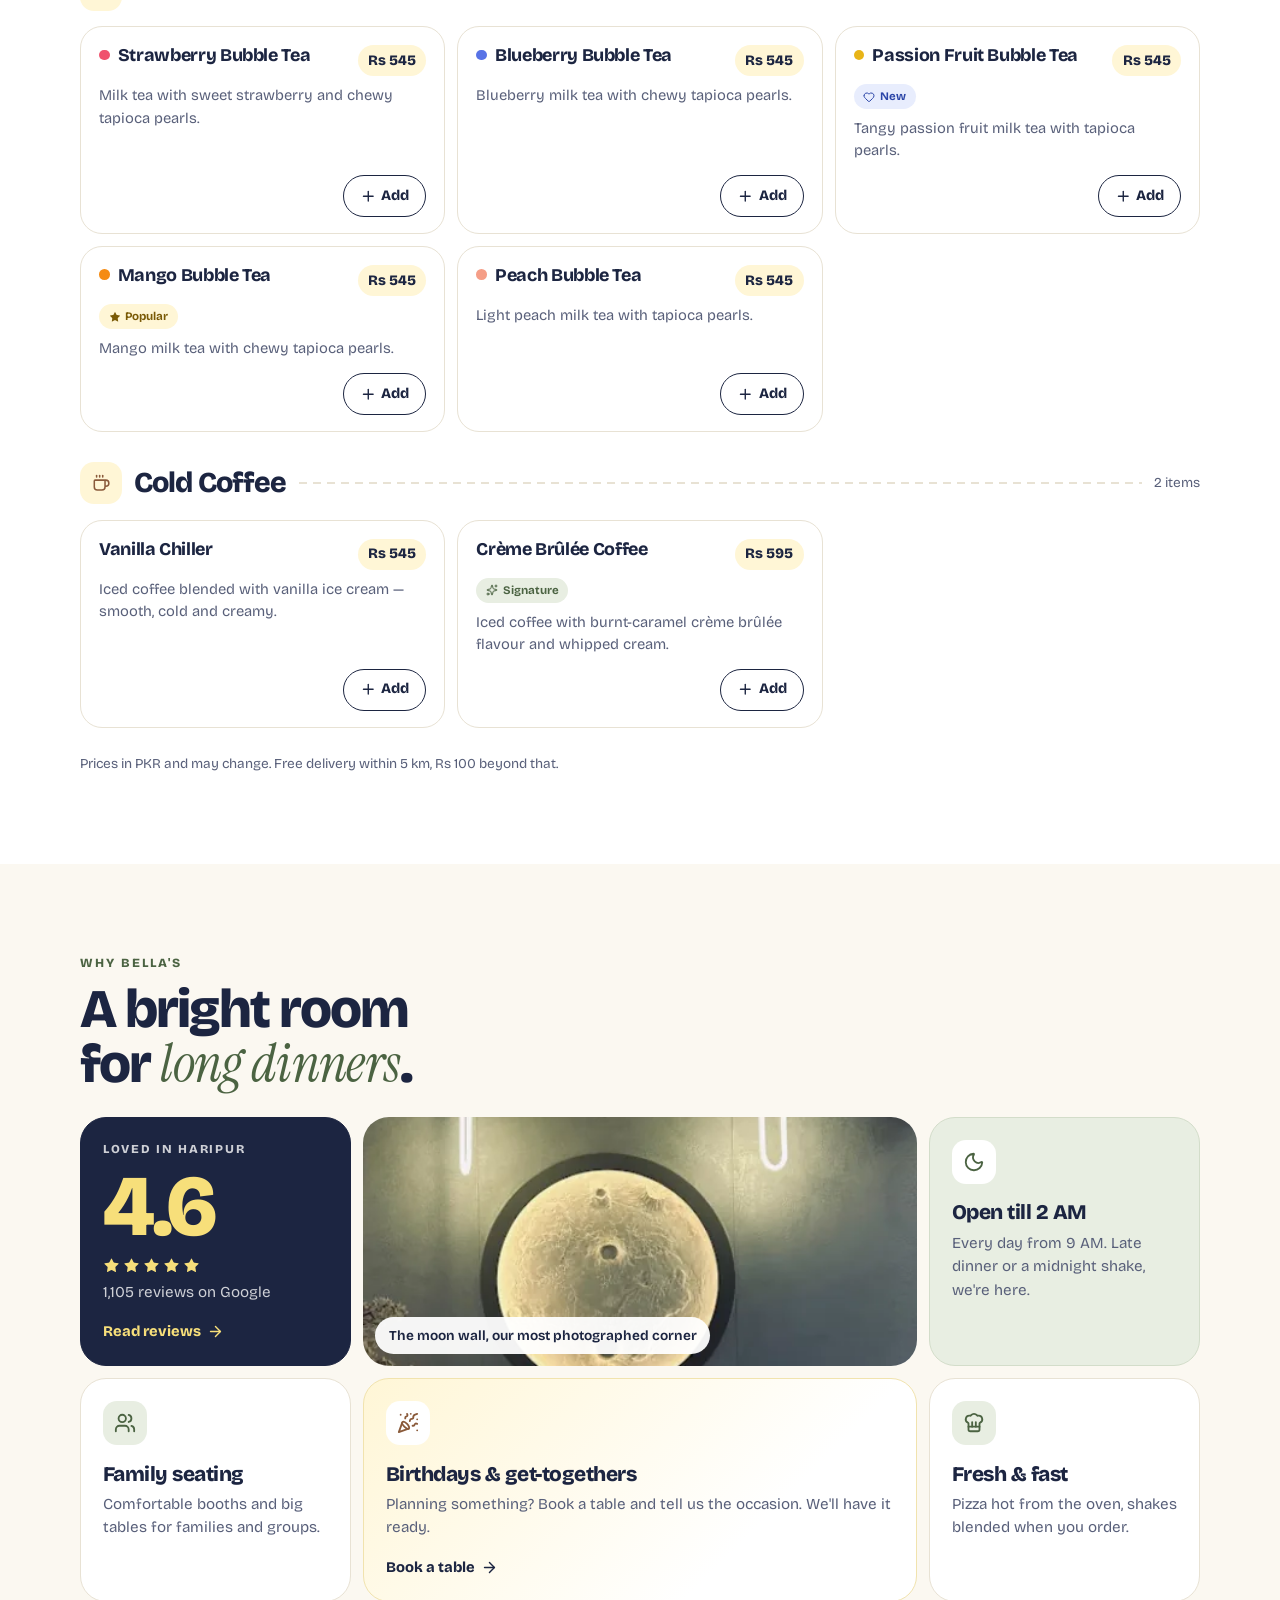
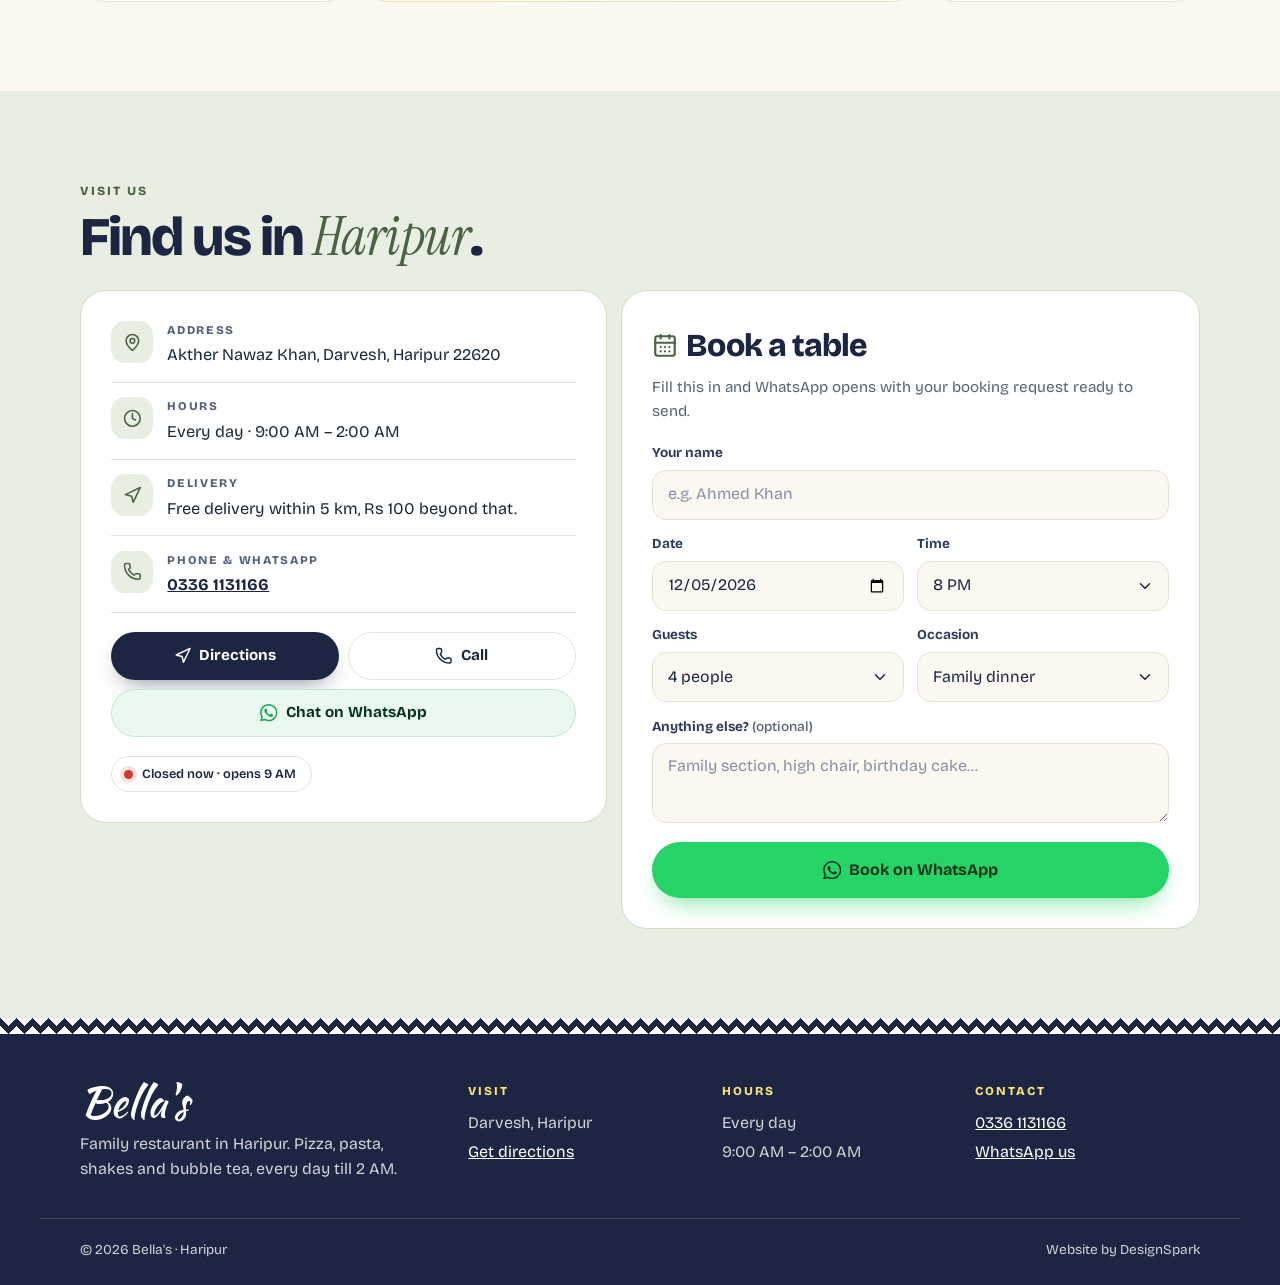
<file: bellas/index.html>
<!DOCTYPE html>
<html lang="en">
<head>
  <meta charset="utf-8">
  <meta name="viewport" content="width=device-width, initial-scale=1, viewport-fit=cover">
  <title>Bella's · Family Restaurant in Haripur · Open till 2 AM</title>
  <meta name="description" content="Bella's, Haripur: pizza, pasta, steaks, ice-cream shakes, bubble tea and cold coffee. Open every day 9 AM – 2 AM. Order or book a table on WhatsApp: 0336 1131166.">
  <!-- DEMO VERSION: delete the next line when the site goes live. -->
  <meta name="robots" content="noindex, nofollow">
  <meta name="theme-color" content="#FBF8F1">
  <!-- Link preview card (WhatsApp, Facebook, X). Image URLs must be absolute; update them if the domain changes. -->
  <meta property="og:type" content="website">
  <meta property="og:site_name" content="Bella's">
  <meta property="og:url" content="https://bellas-haripur.pages.dev/">
  <meta property="og:title" content="Bella's · Family Restaurant in Haripur">
  <meta property="og:description" content="Pizza, pasta, shakes & bubble tea, open every day till 2 AM. Pick your dishes and send your order on WhatsApp.">
  <meta property="og:image" content="https://bellas-haripur.pages.dev/assets/img/og-card.jpg">
  <meta property="og:image:type" content="image/jpeg">
  <meta property="og:image:width" content="1200">
  <meta property="og:image:height" content="630">
  <meta property="og:image:alt" content="Bella's, Haripur: pizza, pasta and shakes till 2 AM, rated 4.6 on Google">
  <meta name="twitter:card" content="summary_large_image">
  <link rel="icon" href="assets/img/favicon.svg" type="image/svg+xml">
  <link rel="preload" href="assets/fonts/bricolage-var.woff2" as="font" type="font/woff2" crossorigin>
  <link rel="stylesheet" href="css/bright.css">
  <script type="application/ld+json">
  {
    "@context": "https://schema.org",
    "@type": "Restaurant",
    "name": "Bella's",
    "servesCuisine": ["Pizza", "Pasta", "Steaks", "Burgers", "Shakes", "Bubble Tea", "Coffee"],
    "priceRange": "Rs 1,000 – 4,000",
    "telephone": "+923361131166",
    "acceptsReservations": "True",
    "address": { "@type": "PostalAddress", "streetAddress": "Akther Nawaz Khan", "addressLocality": "Darvesh, Haripur", "addressRegion": "Khyber Pakhtunkhwa", "postalCode": "22620", "addressCountry": "PK" },
    "openingHoursSpecification": [{ "@type": "OpeningHoursSpecification", "dayOfWeek": ["Monday", "Tuesday", "Wednesday", "Thursday", "Friday", "Saturday", "Sunday"], "opens": "09:00", "closes": "02:00" }]
  }
  </script>
</head>
<body>
  <svg width="0" height="0" style="position:absolute" aria-hidden="true" focusable="false">
    <defs>
      <symbol id="i-phone" viewBox="0 0 24 24"><path d="M13.832 16.568a1 1 0 0 0 1.213-.303l.355-.465A2 2 0 0 1 17 15h3a2 2 0 0 1 2 2v3a2 2 0 0 1-2 2A18 18 0 0 1 2 4a2 2 0 0 1 2-2h3a2 2 0 0 1 2 2v3a2 2 0 0 1-.8 1.6l-.468.351a1 1 0 0 0-.292 1.233 14 14 0 0 0 6.392 6.384" /></symbol>
      <symbol id="i-map-pin" viewBox="0 0 24 24"><path d="M20 10c0 4.993-5.539 10.193-7.399 11.799a1 1 0 0 1-1.202 0C9.539 20.193 4 14.993 4 10a8 8 0 0 1 16 0" /> <circle cx="12" cy="10" r="3" /></symbol>
      <symbol id="i-clock" viewBox="0 0 24 24"><circle cx="12" cy="12" r="10" /> <path d="M12 6v6l4 2" /></symbol>
      <symbol id="i-star" viewBox="0 0 24 24"><path d="M11.525 2.295a.53.53 0 0 1 .95 0l2.31 4.679a2.123 2.123 0 0 0 1.595 1.16l5.166.756a.53.53 0 0 1 .294.904l-3.736 3.638a2.123 2.123 0 0 0-.611 1.878l.882 5.14a.53.53 0 0 1-.771.56l-4.618-2.428a2.122 2.122 0 0 0-1.973 0L6.396 21.01a.53.53 0 0 1-.77-.56l.881-5.139a2.122 2.122 0 0 0-.611-1.879L2.16 9.795a.53.53 0 0 1 .294-.906l5.165-.755a2.122 2.122 0 0 0 1.597-1.16z" /></symbol>
      <symbol id="i-moon" viewBox="0 0 24 24"><path d="M20.985 12.486a9 9 0 1 1-9.473-9.472c.405-.022.617.46.402.803a6 6 0 0 0 8.268 8.268c.344-.215.825-.004.803.401" /></symbol>
      <symbol id="i-users" viewBox="0 0 24 24"><path d="M16 21v-2a4 4 0 0 0-4-4H6a4 4 0 0 0-4 4v2" /> <path d="M16 3.128a4 4 0 0 1 0 7.744" /> <path d="M22 21v-2a4 4 0 0 0-3-3.87" /> <circle cx="9" cy="7" r="4" /></symbol>
      <symbol id="i-flame" viewBox="0 0 24 24"><path d="M12 3q1 4 4 6.5t3 5.5a1 1 0 0 1-14 0 5 5 0 0 1 1-3 1 1 0 0 0 5 0c0-2-1.5-3-1.5-5q0-2 2.5-4" /></symbol>
      <symbol id="i-shopping-bag" viewBox="0 0 24 24"><path d="M16 10a4 4 0 0 1-8 0" /> <path d="M3.103 6.034h17.794" /> <path d="M3.4 5.467a2 2 0 0 0-.4 1.2V20a2 2 0 0 0 2 2h14a2 2 0 0 0 2-2V6.667a2 2 0 0 0-.4-1.2l-2-2.667A2 2 0 0 0 17 2H7a2 2 0 0 0-1.6.8z" /></symbol>
      <symbol id="i-plus" viewBox="0 0 24 24"><path d="M5 12h14" /> <path d="M12 5v14" /></symbol>
      <symbol id="i-minus" viewBox="0 0 24 24"><path d="M5 12h14" /></symbol>
      <symbol id="i-x" viewBox="0 0 24 24"><path d="M18 6 6 18" /> <path d="m6 6 12 12" /></symbol>
      <symbol id="i-search" viewBox="0 0 24 24"><path d="m21 21-4.34-4.34" /> <circle cx="11" cy="11" r="8" /></symbol>
      <symbol id="i-menu" viewBox="0 0 24 24"><path d="M4 5h16" /> <path d="M4 12h16" /> <path d="M4 19h16" /></symbol>
      <symbol id="i-arrow-right" viewBox="0 0 24 24"><path d="M5 12h14" /> <path d="m12 5 7 7-7 7" /></symbol>
      <symbol id="i-calendar-days" viewBox="0 0 24 24"><path d="M8 2v3" /> <path d="M16 2v3" /> <rect x="3" y="3" width="18" height="18" rx="2" /> <path d="M3 9h18" /> <path d="M8 13h.01" /> <path d="M12 13h.01" /> <path d="M16 13h.01" /> <path d="M8 17h.01" /> <path d="M12 17h.01" /> <path d="M16 17h.01" /></symbol>
      <symbol id="i-sparkles" viewBox="0 0 24 24"><path d="M11.017 2.814a1 1 0 0 1 1.966 0l1.051 5.558a2 2 0 0 0 1.594 1.594l5.558 1.051a1 1 0 0 1 0 1.966l-5.558 1.051a2 2 0 0 0-1.594 1.594l-1.051 5.558a1 1 0 0 1-1.966 0l-1.051-5.558a2 2 0 0 0-1.594-1.594l-5.558-1.051a1 1 0 0 1 0-1.966l5.558-1.051a2 2 0 0 0 1.594-1.594z" /> <path d="M20 2v4" /> <path d="M22 4h-4" /> <circle cx="4" cy="20" r="2" /></symbol>
      <symbol id="i-navigation" viewBox="0 0 24 24"><polygon points="3 11 22 2 13 21 11 13 3 11" /></symbol>
      <symbol id="i-pizza" viewBox="0 0 24 24"><path d="m12 14-1 1" /> <path d="m13.75 18.25-1.25 1.42" /> <path d="M17.775 5.654a15.68 15.68 0 0 0-12.121 12.12" /> <path d="M18.8 9.3a1 1 0 0 0 2.1 7.7" /> <path d="M21.964 20.732a1 1 0 0 1-1.232 1.232l-18-5a1 1 0 0 1-.695-1.232A19.68 19.68 0 0 1 15.732 2.037a1 1 0 0 1 1.232.695z" /></symbol>
      <symbol id="i-cup-soda" viewBox="0 0 24 24"><path d="m6 8 1.75 12.28a2 2 0 0 0 2 1.72h4.54a2 2 0 0 0 2-1.72L18 8" /> <path d="M5 8h14" /> <path d="M7 15a6.47 6.47 0 0 1 5 0 6.47 6.47 0 0 0 5 0" /> <path d="m12 8 1-6h2" /></symbol>
      <symbol id="i-coffee" viewBox="0 0 24 24"><path d="M10 2v2" /> <path d="M14 2v2" /> <path d="M16 8a1 1 0 0 1 1 1v8a4 4 0 0 1-4 4H7a4 4 0 0 1-4-4V9a1 1 0 0 1 1-1h14a4 4 0 1 1 0 8h-1" /> <path d="M6 2v2" /></symbol>
      <symbol id="i-utensils-crossed" viewBox="0 0 24 24"><path d="m16 2-2.3 2.3a3 3 0 0 0 0 4.2l1.8 1.8a3 3 0 0 0 4.2 0L22 8" /> <path d="M15 15 3.3 3.3a4.2 4.2 0 0 0 0 6l7.3 7.3c.7.7 2 .7 2.8 0L15 15Zm0 0 7 7" /> <path d="m2.1 21.8 6.4-6.3" /> <path d="m19 5-7 7" /></symbol>
      <symbol id="i-party-popper" viewBox="0 0 24 24"><path d="M5.8 11.3 2 22l10.7-3.79" /> <path d="M4 3h.01" /> <path d="M22 8h.01" /> <path d="M15 2h.01" /> <path d="M22 20h.01" /> <path d="m22 2-2.24.75a2.9 2.9 0 0 0-1.96 3.12c.1.86-.57 1.63-1.45 1.63h-.38c-.86 0-1.6.6-1.76 1.44L14 10" /> <path d="m22 13-.82-.33c-.86-.34-1.82.2-1.98 1.11c-.11.7-.72 1.22-1.43 1.22H17" /> <path d="m11 2 .33.82c.34.86-.2 1.82-1.11 1.98C9.52 4.9 9 5.52 9 6.23V7" /> <path d="M11 13c1.93 1.93 2.83 4.17 2 5-.83.83-3.07-.07-5-2-1.93-1.93-2.83-4.17-2-5 .83-.83 3.07.07 5 2Z" /></symbol>
      <symbol id="i-chef-hat" viewBox="0 0 24 24"><path d="M10 11v5" /> <path d="M14 11v5" /> <path d="M6 12.65c0-.457-.316-.844-.727-1.041A4 4 0 017.52 4.034a1.53 1.53 0 001.367-.547 4 4 0 016.225 0 1.53 1.53 0 001.367.547 4 4 0 012.248 7.575c-.411.197-.727.584-.727 1.04V19a2 2 0 01-2 2H8a2 2 0 01-2-2z" /> <path d="M6 16h12" /></symbol>
      <symbol id="i-trash-2" viewBox="0 0 24 24"><path d="M10 11v6" /> <path d="M14 11v6" /> <path d="M19 6v14a2 2 0 0 1-2 2H7a2 2 0 0 1-2-2V6" /> <path d="M3 6h18" /> <path d="M8 6V4a2 2 0 0 1 2-2h4a2 2 0 0 1 2 2v2" /></symbol>
      <symbol id="i-check" viewBox="0 0 24 24"><path d="M20 6 9 17l-5-5" /></symbol>
      <symbol id="i-heart" viewBox="0 0 24 24"><path d="M2 9.5a5.5 5.5 0 0 1 9.591-3.676.56.56 0 0 0 .818 0A5.49 5.49 0 0 1 22 9.5c0 2.29-1.5 4-3 5.5l-5.492 5.313a2 2 0 0 1-3 .019L5 15c-1.5-1.5-3-3.2-3-5.5" /></symbol>
      <symbol id="i-whatsapp" viewBox="0 0 24 24"><path fill="currentColor" stroke="none" d="M17.472 14.382c-.297-.149-1.758-.867-2.03-.967-.273-.099-.471-.148-.67.15-.197.297-.767.966-.94 1.164-.173.199-.347.223-.644.075-.297-.15-1.255-.463-2.39-1.475-.883-.788-1.48-1.761-1.653-2.059-.173-.297-.018-.458.13-.606.134-.133.298-.347.446-.52.149-.174.198-.298.298-.497.099-.198.05-.371-.025-.52-.075-.149-.669-1.612-.916-2.207-.242-.579-.487-.5-.669-.51-.173-.008-.371-.01-.57-.01-.198 0-.52.074-.792.372-.272.297-1.04 1.016-1.04 2.479 0 1.462 1.065 2.875 1.213 3.074.149.198 2.096 3.2 5.077 4.487.709.306 1.262.489 1.694.625.712.227 1.36.195 1.871.118.571-.085 1.758-.719 2.006-1.413.248-.694.248-1.289.173-1.413-.074-.124-.272-.198-.57-.347m-5.421 7.403h-.004a9.87 9.87 0 01-5.031-1.378l-.361-.214-3.741.982.998-3.648-.235-.374a9.86 9.86 0 01-1.51-5.26c.001-5.45 4.436-9.884 9.888-9.884 2.64 0 5.122 1.03 6.988 2.898a9.825 9.825 0 012.893 6.994c-.003 5.45-4.437 9.884-9.885 9.884m8.413-18.297A11.815 11.815 0 0012.05 0C5.495 0 .16 5.335.157 11.892c0 2.096.547 4.142 1.588 5.945L.057 24l6.305-1.654a11.882 11.882 0 005.683 1.448h.005c6.554 0 11.89-5.335 11.893-11.893a11.821 11.821 0 00-3.48-8.413Z"/></symbol>
    </defs>
  </svg>

  <a class="skip-link" href="#menu">Skip to menu</a>

  <!-- ============ HEADER ============ -->
  <header class="nav" data-nav>
    <div class="nav__inner wrap">
      <a class="brand" href="#top" aria-label="Bella's, back to top">
        <span class="brand__name">Bella's</span>
        <svg class="brand__chili" viewBox="0 0 24 24" aria-hidden="true"><path d="M7.5 7.2c2.1-.2 3.4 1.2 4 3.3.9 3.6 3.9 7 9.5 8.7-5.6 2.2-12.4.4-14.6-4.7-1.1-2.5-.9-5.3 1.1-7.3z" fill="#D2402F"/><path d="M7.6 7.4C7 5.6 7.6 4 9.3 2.9" fill="none" stroke="#4E6645" stroke-width="1.8" stroke-linecap="round"/></svg>
      </a>

      <nav class="nav__links" id="nav-links" aria-label="Main">
        <a href="#menu">Menu</a>
        <a href="#about">Why Bella's</a>
        <a href="#visit">Visit</a>
        <a href="#book">Book a table</a>
      </nav>

      <div class="nav__actions">
        <a class="btn btn--soft nav__menu-btn" href="#menu">
          <svg class="icon" aria-hidden="true"><use href="#i-utensils-crossed"></use></svg><span>Menu</span>
        </a>
        <a class="btn btn--ghost nav__call" href="tel:+923361131166" data-link="call">
          <svg class="icon" aria-hidden="true"><use href="#i-phone"></use></svg><span data-bind="phoneDisplay">0336 1131166</span>
        </a>
        <button class="btn btn--ink nav__order" type="button" data-open-cart aria-label="Open your order">
          <svg class="icon" aria-hidden="true"><use href="#i-shopping-bag"></use></svg>
          <span class="nav__order-label">Order</span>
          <span class="badge" data-cart-count hidden>0</span>
        </button>
        <button class="round-btn nav__toggle" type="button" aria-expanded="false" aria-controls="nav-links" aria-label="Open menu" data-nav-toggle>
          <svg class="icon" aria-hidden="true"><use href="#i-menu"></use></svg>
        </button>
      </div>
    </div>
  </header>

  <main id="top">
    <!-- ============ HERO ============ -->
    <section class="hero" aria-labelledby="hero-title">
      <div class="wrap hero__grid">
        <div class="hero__copy">
          <p class="status" data-status>
            <span class="status__dot" aria-hidden="true"></span>
            <span data-status-text>Open every day · 9 AM – 2 AM</span>
          </p>
          <h1 class="hero__title" id="hero-title">Pizza, pasta &amp; shakes, <span class="serif">till 2&nbsp;AM.</span></h1>
          <p class="hero__lead">Haripur's family restaurant. Pick your dishes below and send the order straight to our WhatsApp.</p>
          <div class="hero__cta">
            <a class="btn btn--ink btn--lg" href="#menu">
              <svg class="icon" aria-hidden="true"><use href="#i-shopping-bag"></use></svg>Order now
            </a>
            <a class="btn btn--ghost btn--lg" href="#book">
              <svg class="icon" aria-hidden="true"><use href="#i-calendar-days"></use></svg>Book a table
            </a>
          </div>
        </div>

        <figure class="hero__photo">
          <picture>
            <source srcset="assets/img/exterior.webp" type="image/webp">
            <img src="assets/img/exterior.jpg" width="680" height="690" fetchpriority="high"
                 alt="Bella's building in Haripur: grey walls, wooden facade and the golden B logo">
          </picture>
          <a class="hero__rating" href="https://maps.google.com/?cid=5048793112688946254" target="_blank" rel="noopener" data-link="maps">
            <svg class="icon icon--fill" aria-hidden="true"><use href="#i-star"></use></svg>
            <strong data-bind="rating">4.6</strong>
            <span><span data-bind="reviewCount">1,105</span> Google reviews</span>
          </a>
        </figure>
      </div>
    </section>

    <div class="chevron" aria-hidden="true"></div>

    <!-- ============ MENU (right after the hero) ============ -->
    <section class="section section--menu" id="menu" aria-labelledby="menu-title">
      <div class="wrap">
        <header class="head">
          <p class="kicker">Our menu</p>
          <h2 id="menu-title">Tap a dish to add it.</h2>
          <p class="head__lead">When you're ready, open <strong>Your order</strong> and send it to us on WhatsApp with your name and address. No app needed.</p>
        </header>

        <label class="search">
          <svg class="icon" aria-hidden="true"><use href="#i-search"></use></svg>
          <span class="sr-only">Search the menu</span>
          <input class="search__input" type="search" placeholder="Search pizza, Nutella, mango…" autocomplete="off" data-search>
        </label>

        <div class="tabs-wrap" data-tabs-wrap>
          <div class="tabs" role="tablist" aria-label="Menu categories" data-tabs></div>
        </div>

        <p class="menu__summary" data-menu-summary aria-live="polite"></p>
        <div class="menu__results" id="menu-panel" role="tabpanel" data-menu>
          <noscript><p class="menu__empty">Please enable JavaScript to see the menu, or call 0336 1131166.</p></noscript>
        </div>
        <p class="menu__note">Prices in PKR and may change. <span data-bind="deliveryInfo">Free delivery within 5 km, Rs 100 beyond that.</span></p>
      </div>
    </section>

    <!-- ============ WHY BELLA'S ============ -->
    <section class="section section--about" id="about" aria-labelledby="about-title">
      <div class="wrap">
        <header class="head">
          <p class="kicker">Why Bella's</p>
          <h2 id="about-title">A bright room for <span class="serif">long dinners</span>.</h2>
        </header>

        <div class="bento">
          <a class="tile tile--rating" href="https://maps.google.com/?cid=5048793112688946254" target="_blank" rel="noopener" data-link="maps">
            <p class="tile__label">Loved in Haripur</p>
            <p class="big-score" data-bind="rating">4.6</p>
            <span class="stars" aria-hidden="true"><svg class="icon icon--fill"><use href="#i-star"></use></svg><svg class="icon icon--fill"><use href="#i-star"></use></svg><svg class="icon icon--fill"><use href="#i-star"></use></svg><svg class="icon icon--fill"><use href="#i-star"></use></svg><svg class="icon icon--fill"><use href="#i-star"></use></svg></span>
            <p class="tile__sub"><span data-bind="reviewCount">1,105</span> reviews on Google</p>
            <span class="tile__link">Read reviews <svg class="icon" aria-hidden="true"><use href="#i-arrow-right"></use></svg></span>
          </a>

          <figure class="tile tile--photo w2">
            <picture>
              <source srcset="assets/img/dining-room.webp" type="image/webp">
              <img src="assets/img/dining-room.jpg" width="460" height="770" loading="lazy" alt="The glowing moon wall above a marble table inside Bella's">
            </picture>
            <figcaption>The moon wall, our most photographed corner</figcaption>
          </figure>

          <article class="tile tile--sage">
            <span class="tile__icon"><svg class="icon" aria-hidden="true"><use href="#i-moon"></use></svg></span>
            <h3>Open till 2 AM</h3>
            <p class="tile__sub">Every day from 9&nbsp;AM. Late dinner or a midnight shake, we're here.</p>
          </article>

          <article class="tile">
            <span class="tile__icon"><svg class="icon" aria-hidden="true"><use href="#i-users"></use></svg></span>
            <h3>Family seating</h3>
            <p class="tile__sub">Comfortable booths and big tables for families and groups.</p>
          </article>

          <article class="tile tile--glow w2">
            <span class="tile__icon"><svg class="icon" aria-hidden="true"><use href="#i-party-popper"></use></svg></span>
            <h3>Birthdays &amp; get-togethers</h3>
            <p class="tile__sub">Planning something? Book a table and tell us the occasion. We'll have it ready.</p>
            <a class="tile__link" href="#book">Book a table <svg class="icon" aria-hidden="true"><use href="#i-arrow-right"></use></svg></a>
          </article>

          <article class="tile">
            <span class="tile__icon"><svg class="icon" aria-hidden="true"><use href="#i-chef-hat"></use></svg></span>
            <h3>Fresh &amp; fast</h3>
            <p class="tile__sub">Pizza hot from the oven, shakes blended when you order.</p>
          </article>
        </div>
      </div>
    </section>

    <!-- ============ VISIT + BOOK ============ -->
    <section class="section section--visit" id="visit" aria-labelledby="visit-title">
      <div class="wrap">
        <header class="head">
          <p class="kicker">Visit us</p>
          <h2 id="visit-title">Find us in <span class="serif">Haripur</span>.</h2>
        </header>

        <div class="visit">
          <div class="card">
            <ul class="facts">
              <li>
                <span class="facts__icon"><svg class="icon" aria-hidden="true"><use href="#i-map-pin"></use></svg></span>
                <span><small>Address</small>Akther Nawaz Khan, <span data-bind="area">Darvesh, Haripur</span> 22620</span>
              </li>
              <li>
                <span class="facts__icon"><svg class="icon" aria-hidden="true"><use href="#i-clock"></use></svg></span>
                <span><small>Hours</small><span data-bind="days">Every day</span> · <span data-bind="hours">9:00 AM – 2:00 AM</span></span>
              </li>
              <li>
                <span class="facts__icon"><svg class="icon" aria-hidden="true"><use href="#i-navigation"></use></svg></span>
                <span><small>Delivery</small><span data-bind="deliveryInfo">Free delivery within 5 km, Rs 100 beyond that.</span></span>
              </li>
              <li>
                <span class="facts__icon"><svg class="icon" aria-hidden="true"><use href="#i-phone"></use></svg></span>
                <span><small>Phone &amp; WhatsApp</small><a href="tel:+923361131166" data-link="call" data-bind="phoneDisplay">0336 1131166</a></span>
              </li>
            </ul>
            <div class="visit__actions">
              <a class="btn btn--ink" href="https://maps.google.com/?cid=5048793112688946254" target="_blank" rel="noopener" data-link="maps">
                <svg class="icon" aria-hidden="true"><use href="#i-navigation"></use></svg>Directions
              </a>
              <a class="btn btn--ghost" href="tel:+923361131166" data-link="call">
                <svg class="icon" aria-hidden="true"><use href="#i-phone"></use></svg>Call
              </a>
              <a class="btn btn--wa visit__wa" href="https://wa.me/923361131166" target="_blank" rel="noopener" data-link="whatsapp">
                <svg class="icon" aria-hidden="true"><use href="#i-whatsapp"></use></svg>Chat on WhatsApp
              </a>
            </div>
            <p class="status status--small" data-status><span class="status__dot" aria-hidden="true"></span><span data-status-text>Open every day</span></p>
          </div>

          <form class="card book" id="book" data-book-form novalidate>
            <h3 class="book__title"><svg class="icon" aria-hidden="true"><use href="#i-calendar-days"></use></svg>Book a table</h3>
            <p class="book__lead">Fill this in and WhatsApp opens with your booking request ready to send.</p>
            <div class="form-grid">
              <div class="field field--full">
                <label for="book-name">Your name</label>
                <input class="input" id="book-name" name="name" type="text" autocomplete="name" placeholder="e.g. Ahmed Khan" required>
              </div>
              <div class="field">
                <label for="book-date">Date</label>
                <input class="input" id="book-date" name="date" type="date" required data-book-date>
              </div>
              <div class="field">
                <label for="book-time">Time</label>
                <select class="input" id="book-time" name="time" required data-book-time></select>
              </div>
              <div class="field">
                <label for="book-guests">Guests</label>
                <select class="input" id="book-guests" name="guests" required>
                  <option>2 people</option><option>3 people</option><option selected>4 people</option><option>5 people</option>
                  <option>6 people</option><option>8 people</option><option>10 people</option><option>12+ people</option>
                </select>
              </div>
              <div class="field">
                <label for="book-occasion">Occasion</label>
                <select class="input" id="book-occasion" name="occasion">
                  <option>Family dinner</option><option>Birthday</option><option>Friends night out</option><option>Business meal</option><option>Other</option>
                </select>
              </div>
              <div class="field field--full">
                <label for="book-note">Anything else? <span class="optional">(optional)</span></label>
                <textarea class="input" id="book-note" name="note" rows="2" placeholder="Family section, high chair, birthday cake…"></textarea>
              </div>
            </div>
            <button class="btn btn--wa-solid btn--lg btn--block" type="submit">
              <svg class="icon" aria-hidden="true"><use href="#i-whatsapp"></use></svg>Book on WhatsApp
            </button>
          </form>
        </div>
      </div>
    </section>
  </main>

  <!-- ============ FOOTER ============ -->
  <footer class="footer">
    <div class="chevron chevron--light" aria-hidden="true"></div>
    <div class="wrap footer__grid">
      <div class="footer__brand">
        <span class="brand__name">Bella's</span>
        <p>Family restaurant in Haripur. Pizza, pasta, shakes and bubble tea, every day till 2&nbsp;AM.</p>
      </div>
      <div><h3>Visit</h3><p data-bind="area">Darvesh, Haripur</p><a href="https://maps.google.com/?cid=5048793112688946254" target="_blank" rel="noopener" data-link="maps">Get directions</a></div>
      <div><h3>Hours</h3><p data-bind="days">Every day</p><p data-bind="hours">9:00 AM – 2:00 AM</p></div>
      <div><h3>Contact</h3><a href="tel:+923361131166" data-link="call" data-bind="phoneDisplay">0336 1131166</a><a href="https://wa.me/923361131166" target="_blank" rel="noopener" data-link="whatsapp">WhatsApp us</a></div>
    </div>
    <div class="wrap footer__bottom">
      <p>© <span data-bind="year">2026</span> Bella's · Haripur</p>
      <p data-credit>Website by DesignSpark</p>
    </div>
  </footer>

  <!-- Floating order button (tablet / desktop) -->
  <button class="cart-pill" type="button" data-open-cart data-cart-pill aria-label="View your order">
    <svg class="icon" aria-hidden="true"><use href="#i-shopping-bag"></use></svg>
    <span data-cart-pill-text>Your order</span>
    <span class="cart-pill__go">Send on WhatsApp <svg class="icon" aria-hidden="true"><use href="#i-arrow-right"></use></svg></span>
  </button>

  <!-- Bottom bar (phones) -->
  <nav class="dock" aria-label="Quick actions">
    <a class="dock__btn" href="tel:+923361131166" data-link="call">
      <svg class="icon" aria-hidden="true"><use href="#i-phone"></use></svg><span>Call</span>
    </a>
    <a class="dock__btn" href="#menu">
      <svg class="icon" aria-hidden="true"><use href="#i-utensils-crossed"></use></svg><span>Menu</span>
    </a>
    <a class="dock__btn" href="https://maps.google.com/?cid=5048793112688946254" target="_blank" rel="noopener" data-link="maps">
      <svg class="icon" aria-hidden="true"><use href="#i-navigation"></use></svg><span>Map</span>
    </a>
    <!-- Empty order: goes to the menu. With items: opens the order sheet (js/app.js). -->
    <a class="dock__btn dock__main" href="#menu" data-action-order data-empty-label="Order" data-empty-icon="shopping-bag">
      <svg class="icon" aria-hidden="true"><use href="#i-shopping-bag"></use></svg>
      <span data-action-order-label>Order</span>
      <span class="badge" data-cart-count hidden>0</span>
    </a>
  </nav>

  <!-- ============ ORDER SHEET ============ -->
  <dialog class="sheet" data-cart-dialog aria-labelledby="cart-title">
    <div class="sheet__panel">
      <header class="sheet__head">
        <div>
          <p class="kicker">WhatsApp order</p>
          <h2 id="cart-title">Your order</h2>
        </div>
        <button class="round-btn" type="button" data-close-cart aria-label="Close order">
          <svg class="icon" aria-hidden="true"><use href="#i-x"></use></svg>
        </button>
      </header>

      <div class="sheet__body">
        <div class="cart-empty" data-cart-empty>
          <span class="cart-empty__icon"><svg class="icon" aria-hidden="true"><use href="#i-shopping-bag"></use></svg></span>
          <h3>Your order is empty</h3>
          <p>Tap any dish on the menu to add it, then send the order to us on WhatsApp.</p>
          <button class="btn btn--ink" type="button" data-browse-menu>Browse the menu</button>
        </div>

        <div data-cart-filled hidden>
          <ul class="cart-lines" data-cart-lines></ul>
          <form class="order-form" id="order-form" data-order-form novalidate>
            <fieldset class="field">
              <legend class="legend">How would you like it?</legend>
              <div class="seg">
                <input type="radio" name="type" id="type-delivery" value="delivery" checked><label for="type-delivery">Delivery</label>
                <input type="radio" name="type" id="type-pickup" value="pickup"><label for="type-pickup">Pickup</label>
                <input type="radio" name="type" id="type-dinein" value="dinein"><label for="type-dinein">Dine-in</label>
              </div>
            </fieldset>
            <div class="field">
              <label for="order-name">Your name</label>
              <input class="input" id="order-name" name="name" type="text" autocomplete="name" placeholder="e.g. Sara" required>
            </div>
            <div class="field" data-address-field>
              <label for="order-address">Delivery address</label>
              <textarea class="input" id="order-address" name="address" rows="2" autocomplete="street-address" placeholder="House, street, nearby landmark" required></textarea>
            </div>
            <fieldset class="field" data-distance-field>
              <legend class="legend">How far are you from Bella's?</legend>
              <div class="seg seg--2" data-distance-options></div>
            </fieldset>
            <fieldset class="field" data-payment-field>
              <legend class="legend">Payment</legend>
              <div class="seg" data-payment-options></div>
              <div class="pay" data-payment-details hidden></div>
            </fieldset>
            <div class="field">
              <label for="order-note">Note for the kitchen <span class="optional">(optional)</span></label>
              <input class="input" id="order-note" name="note" type="text" placeholder="Less spicy, extra sauce…">
            </div>
          </form>
        </div>
      </div>

      <footer class="sheet__foot" data-cart-foot hidden>
        <div class="sheet__total sheet__total--sub"><span>Subtotal</span><span data-cart-total>Rs 0</span></div>
        <div class="sheet__total sheet__total--sub" data-delivery-row hidden><span>Delivery</span><span data-cart-delivery>Free</span></div>
        <div class="sheet__total"><span>Total</span><strong data-cart-grand>Rs 0</strong></div>
        <button class="btn btn--wa-solid btn--lg btn--block" type="submit" form="order-form">
          <svg class="icon" aria-hidden="true"><use href="#i-whatsapp"></use></svg>Send order on WhatsApp
        </button>
        <p class="sheet__hint">Opens WhatsApp to <strong data-bind="phoneDisplay">0336 1131166</strong> with your order filled in.</p>
        <button class="link-btn" type="button" data-clear-cart>
          <svg class="icon" aria-hidden="true"><use href="#i-trash-2"></use></svg>Clear order
        </button>
      </footer>
    </div>
  </dialog>

  <div class="toast" role="status" aria-live="polite" data-toast>
    <svg class="icon" aria-hidden="true"><use href="#i-check"></use></svg><span></span>
  </div>

  <script src="js/menu-data.js"></script>
  <script src="js/app.js"></script>
</body>
</html>
</file>
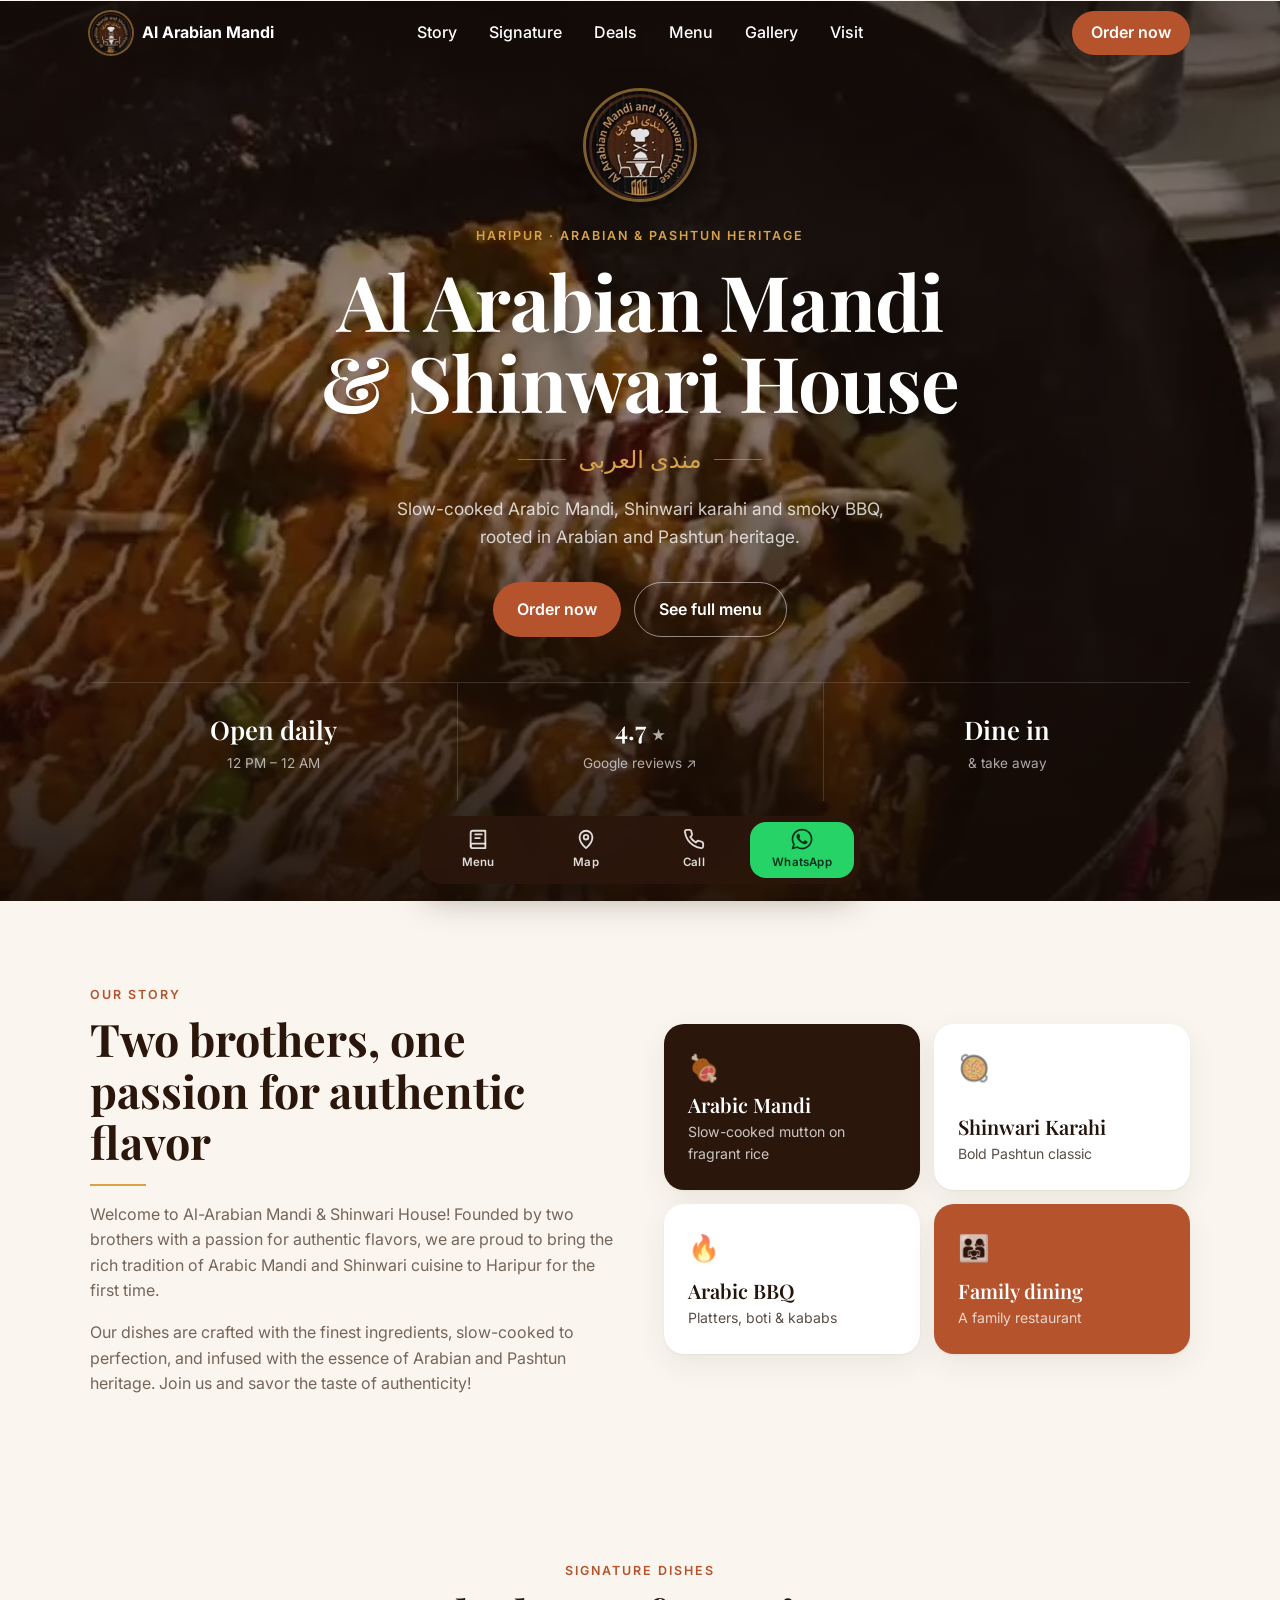
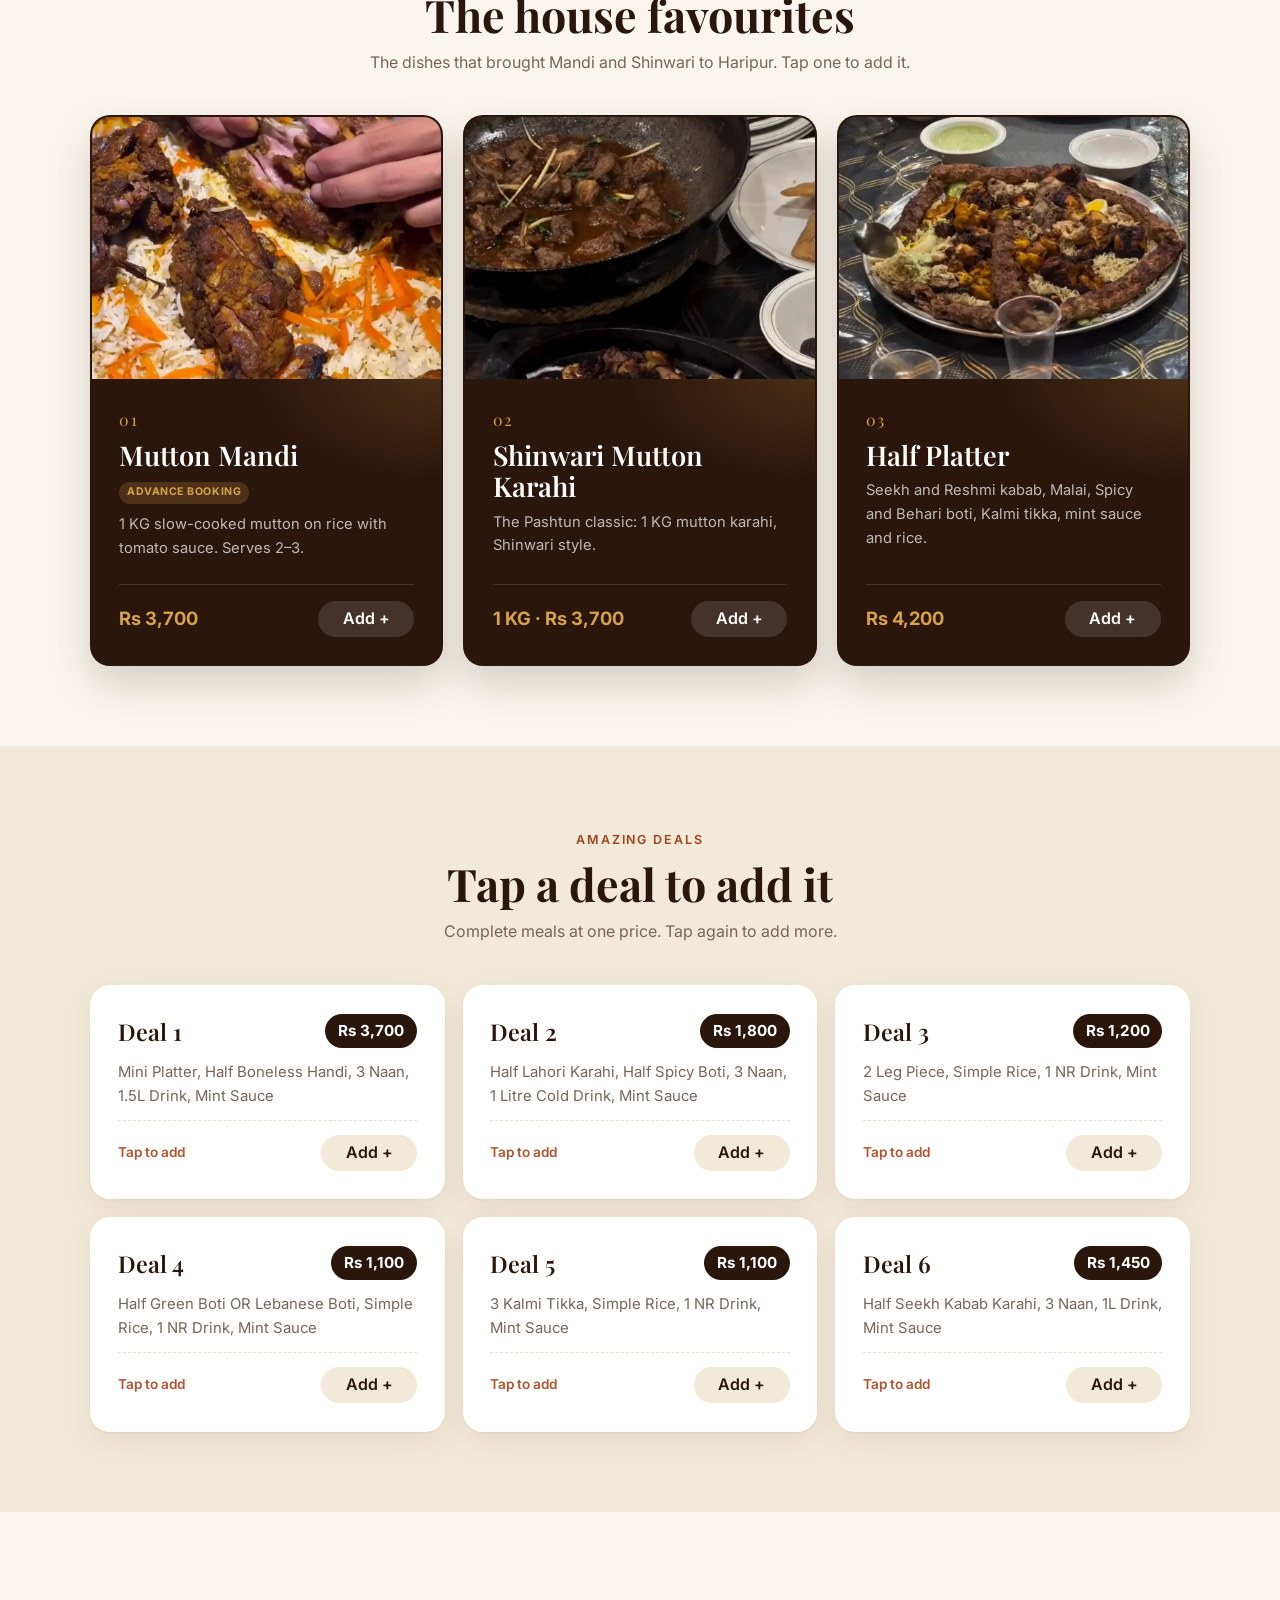
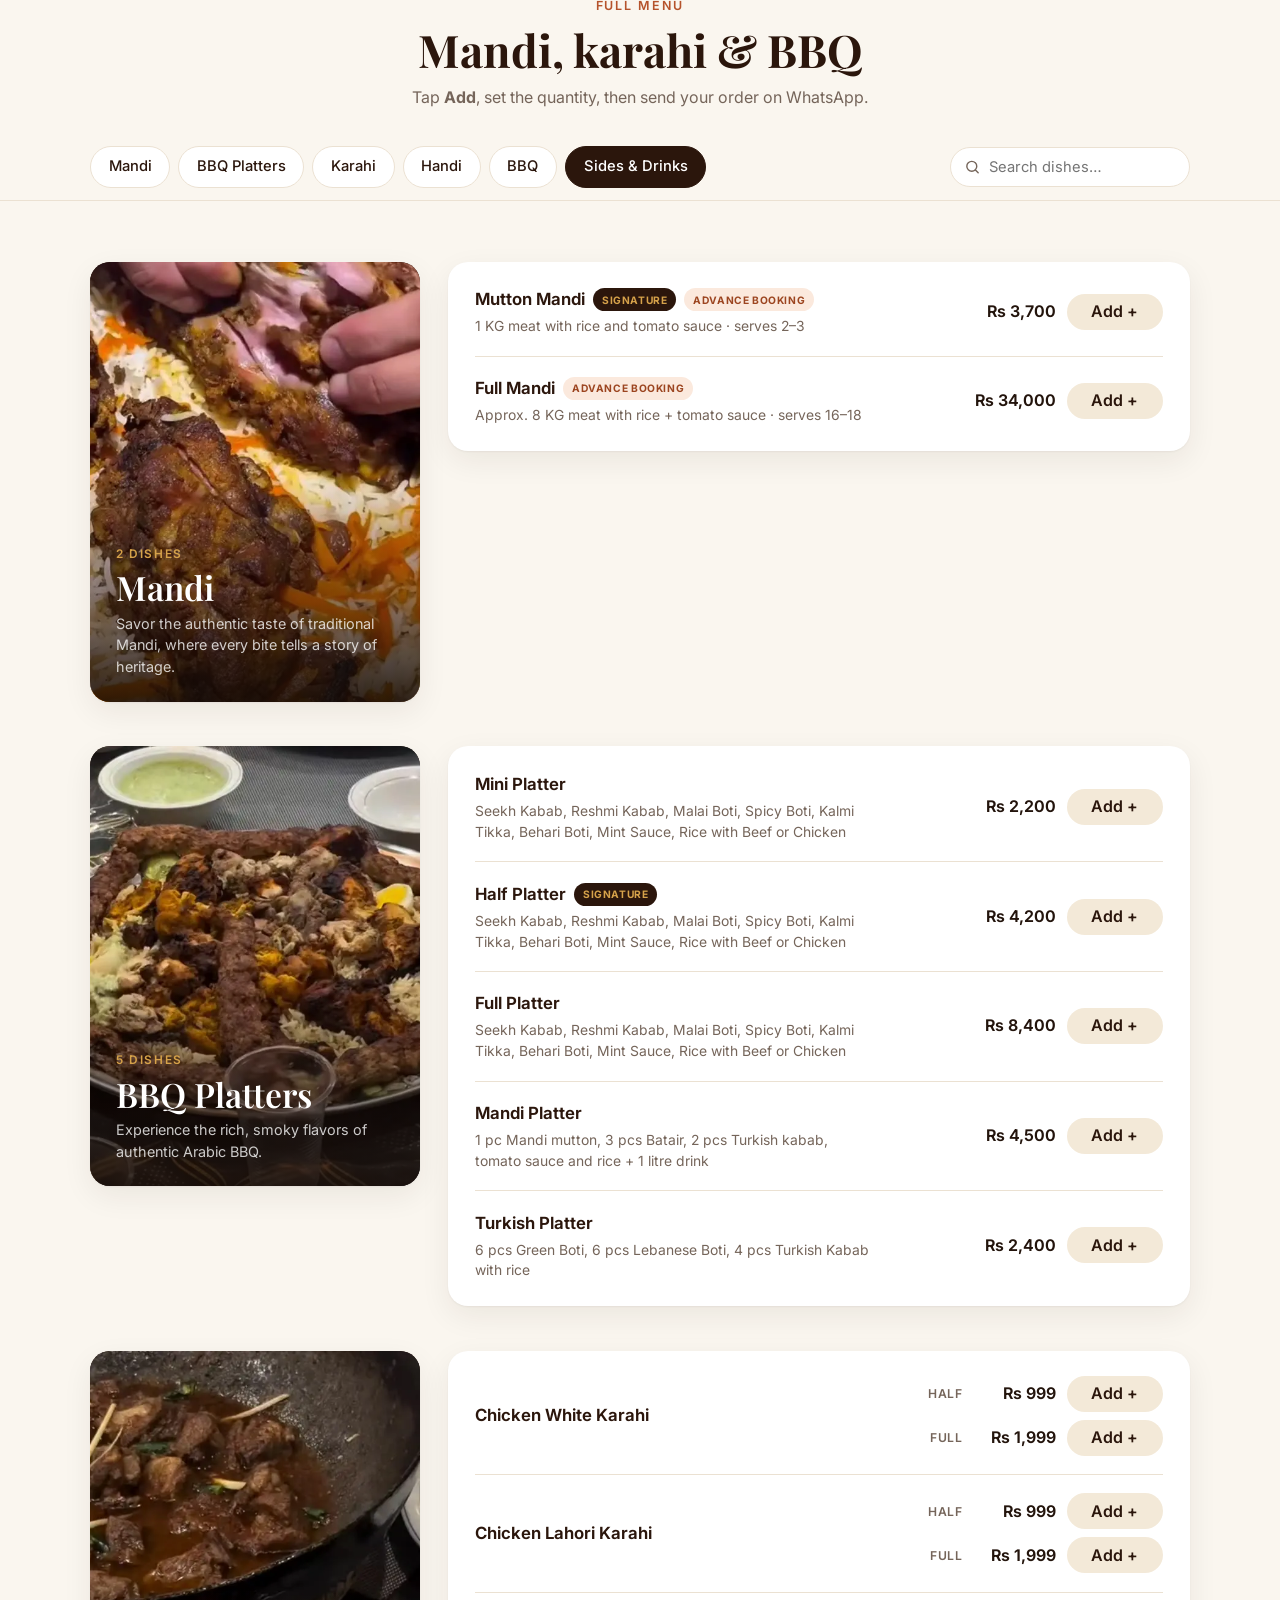
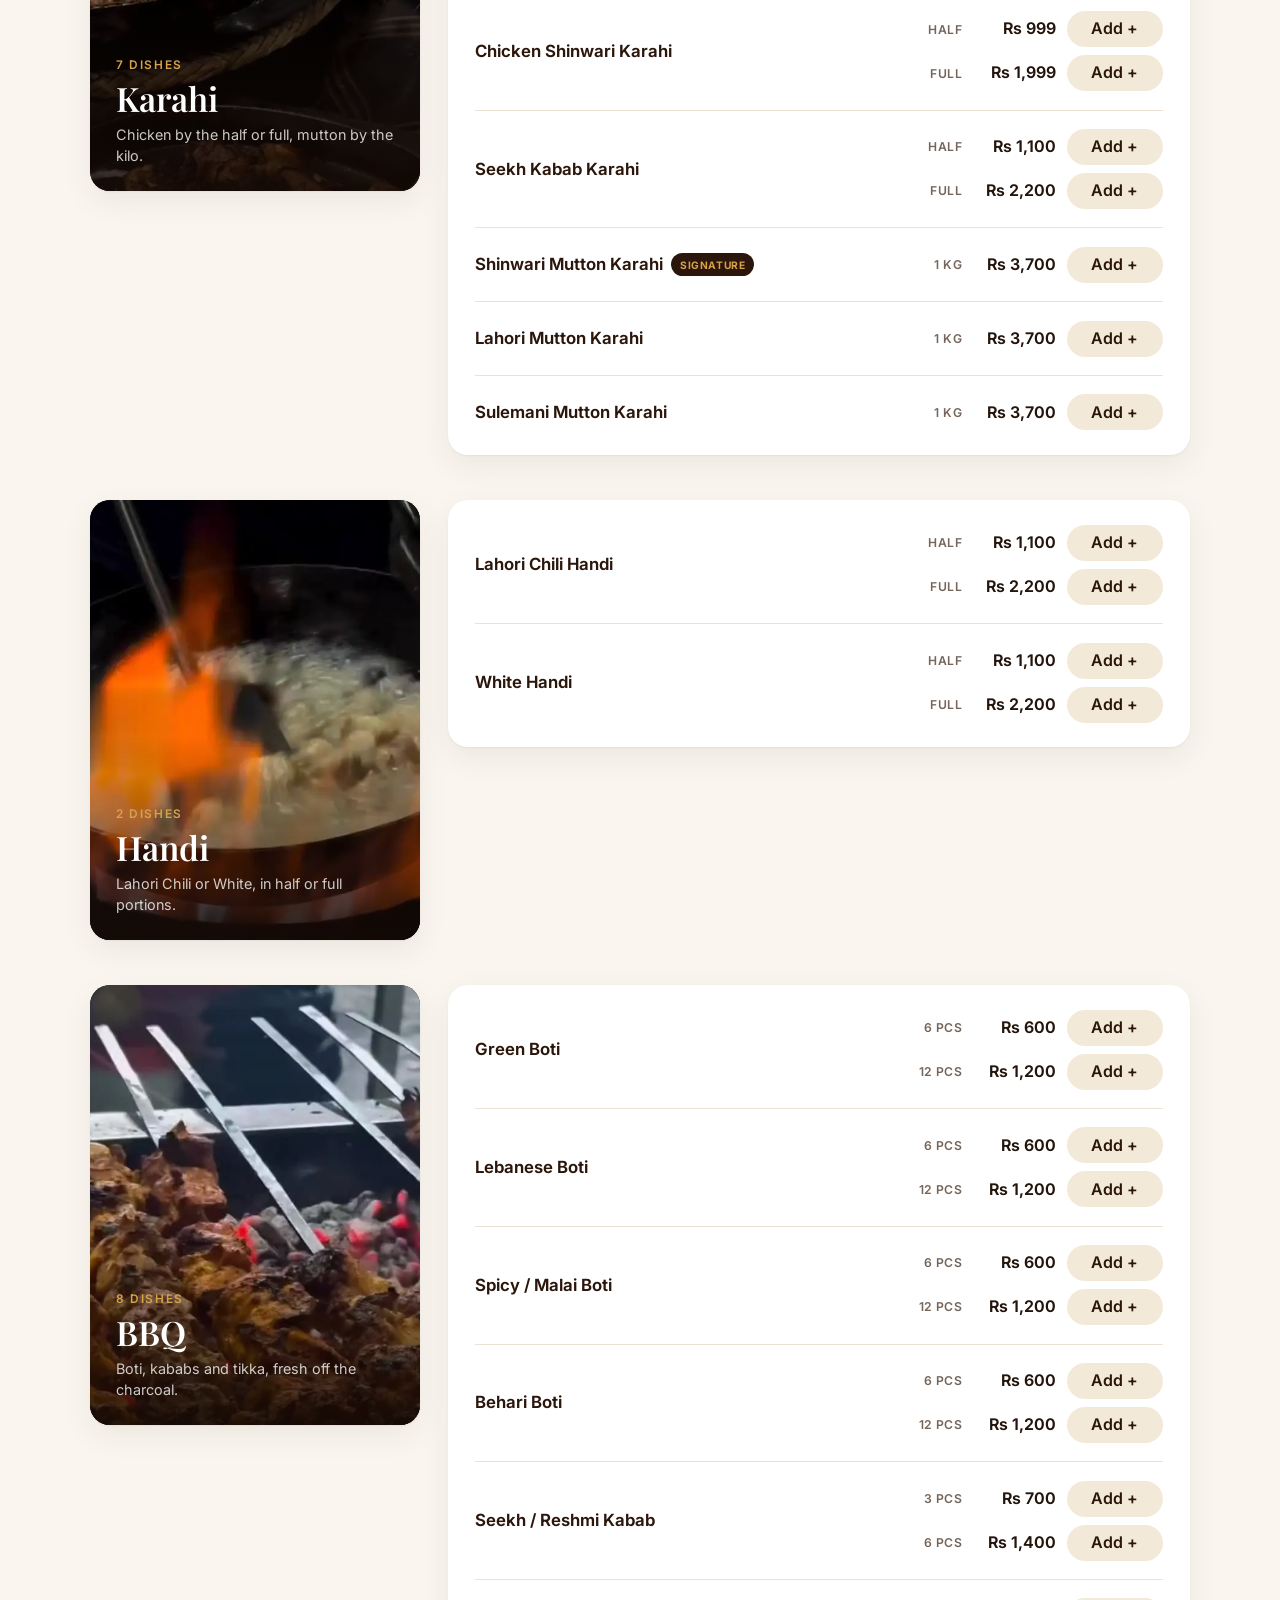
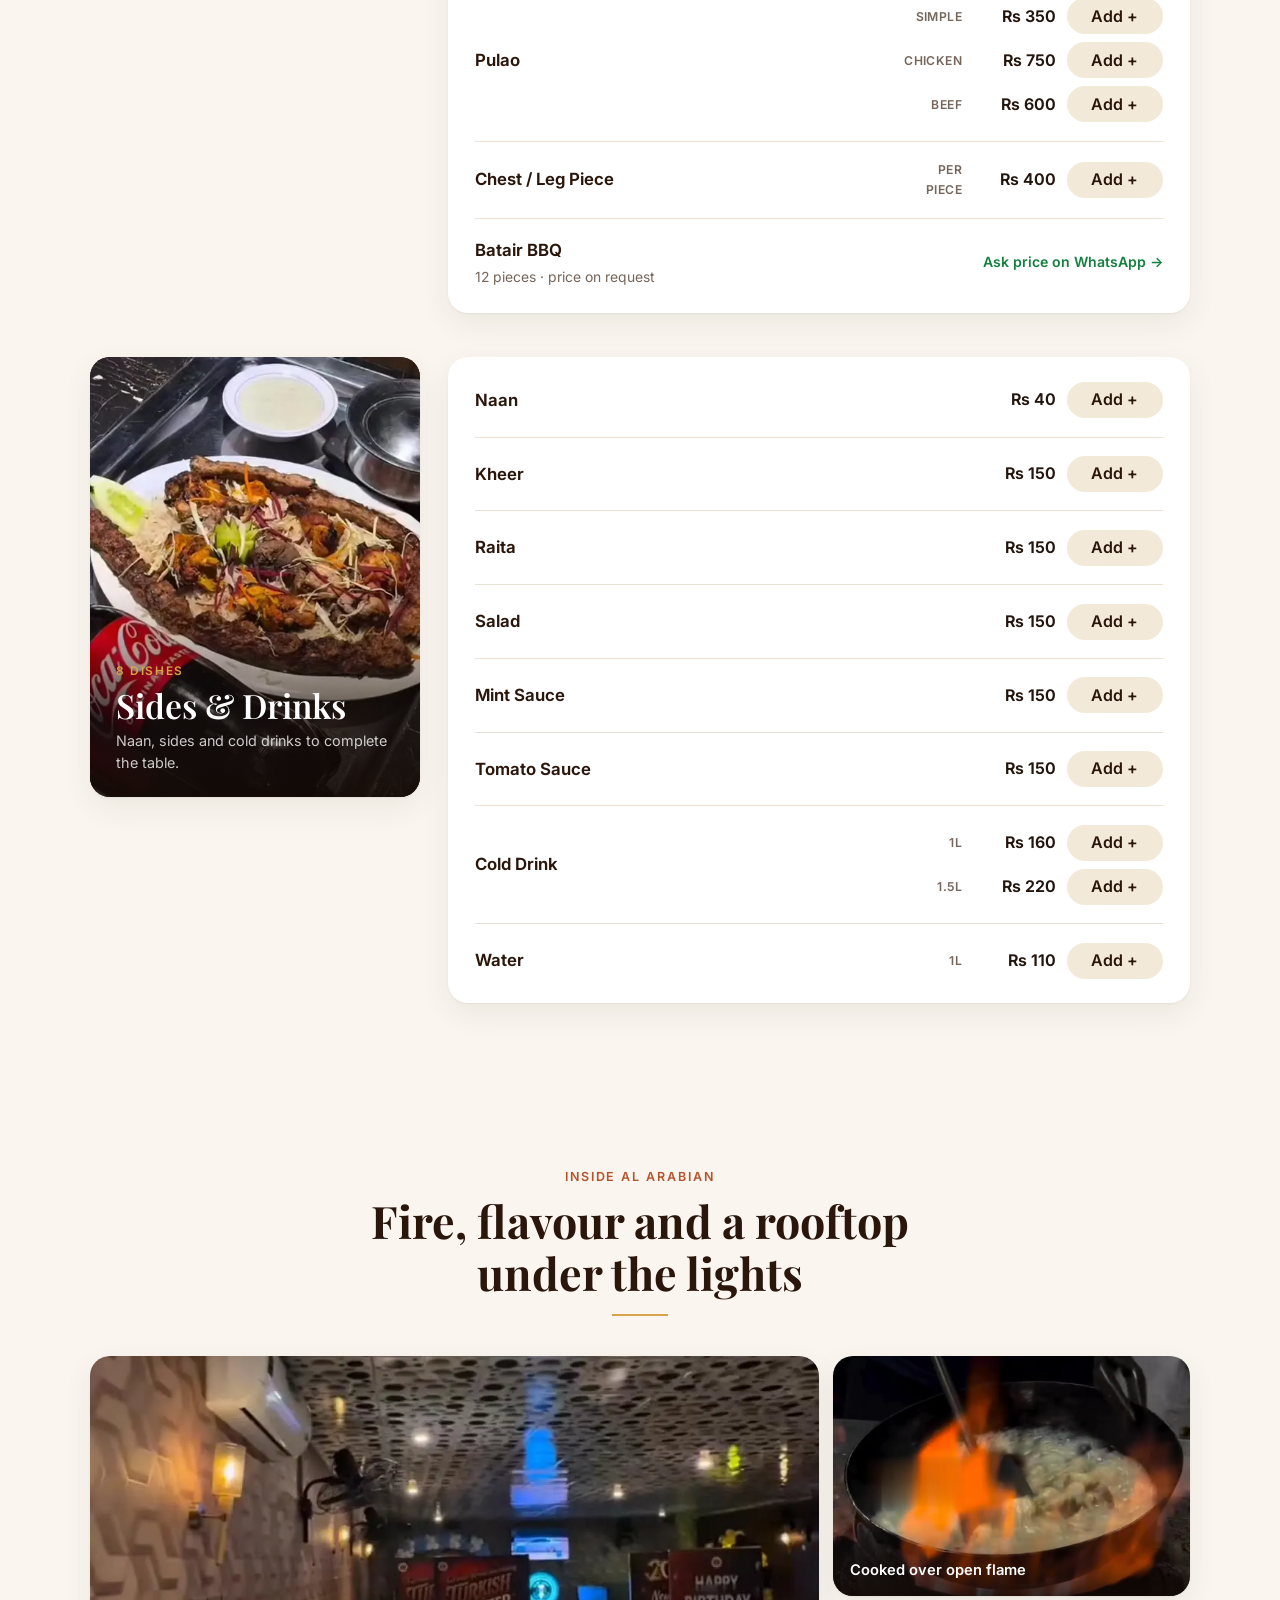
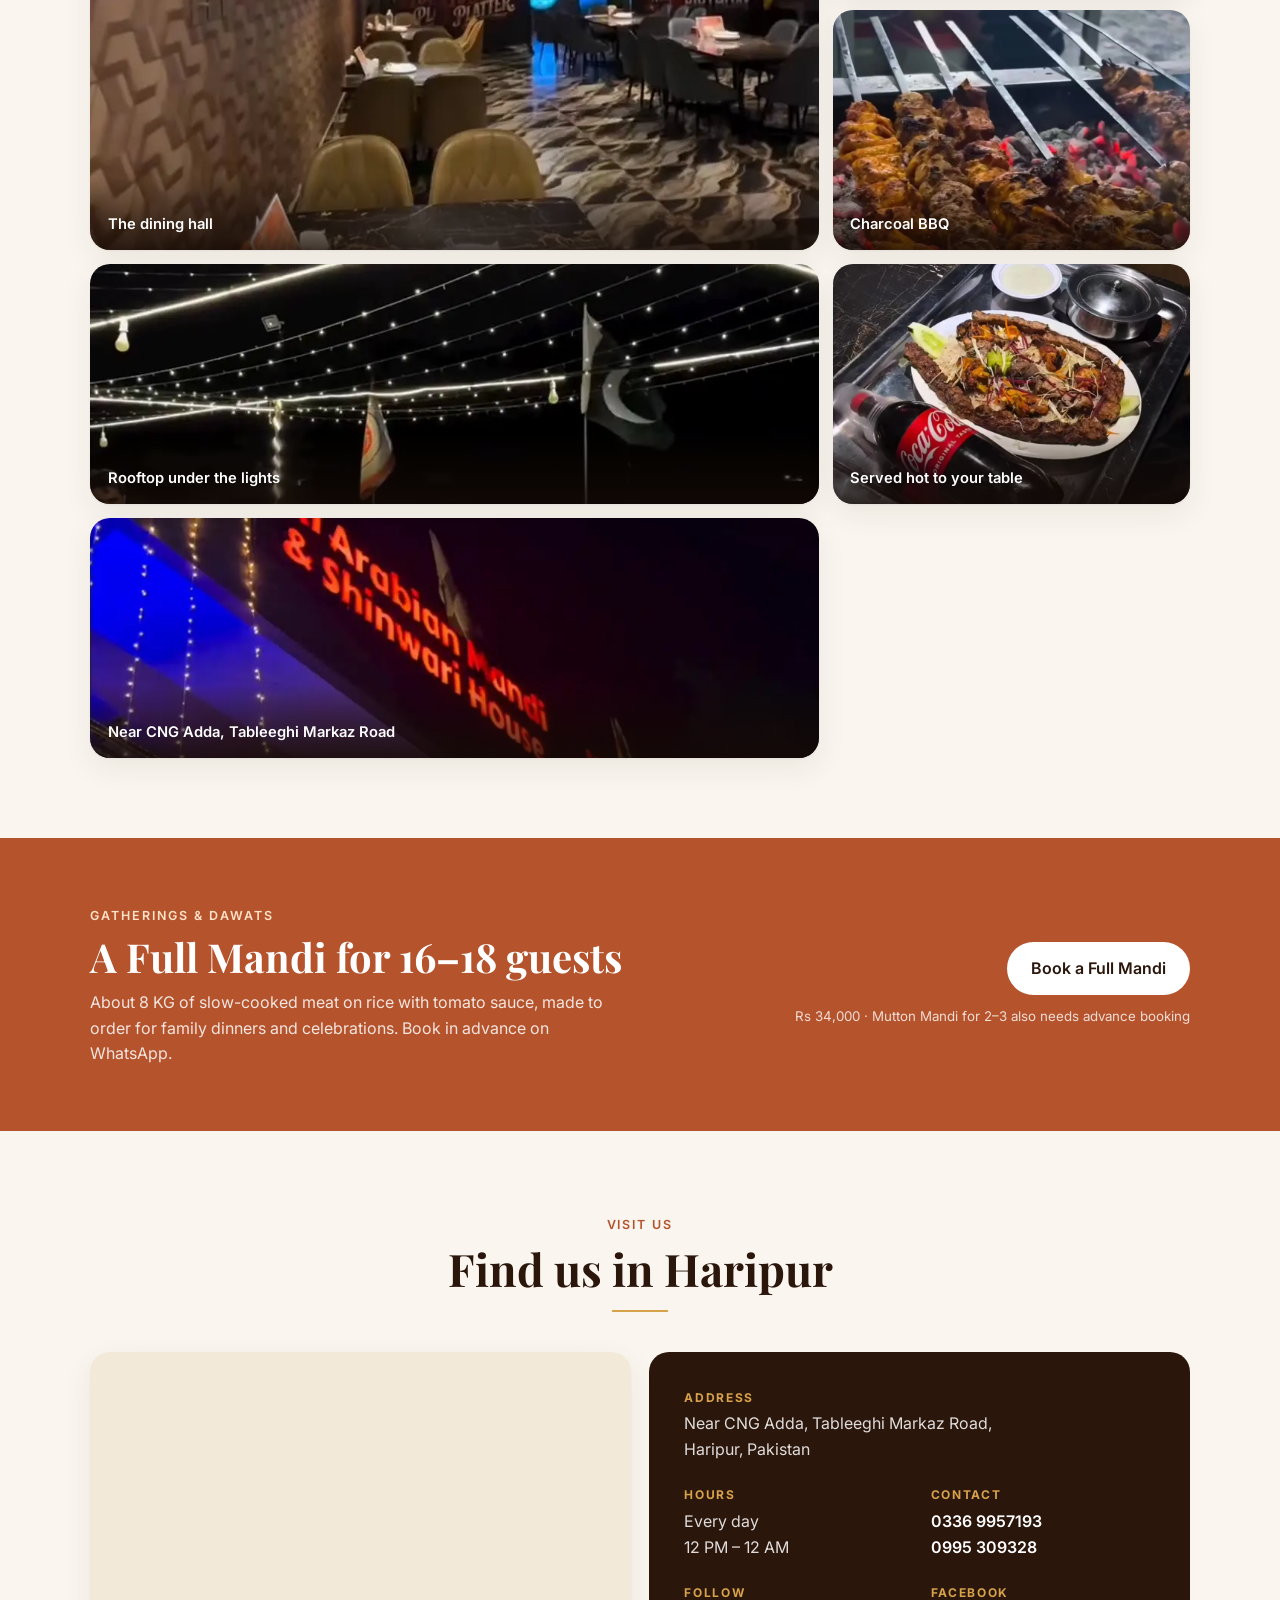
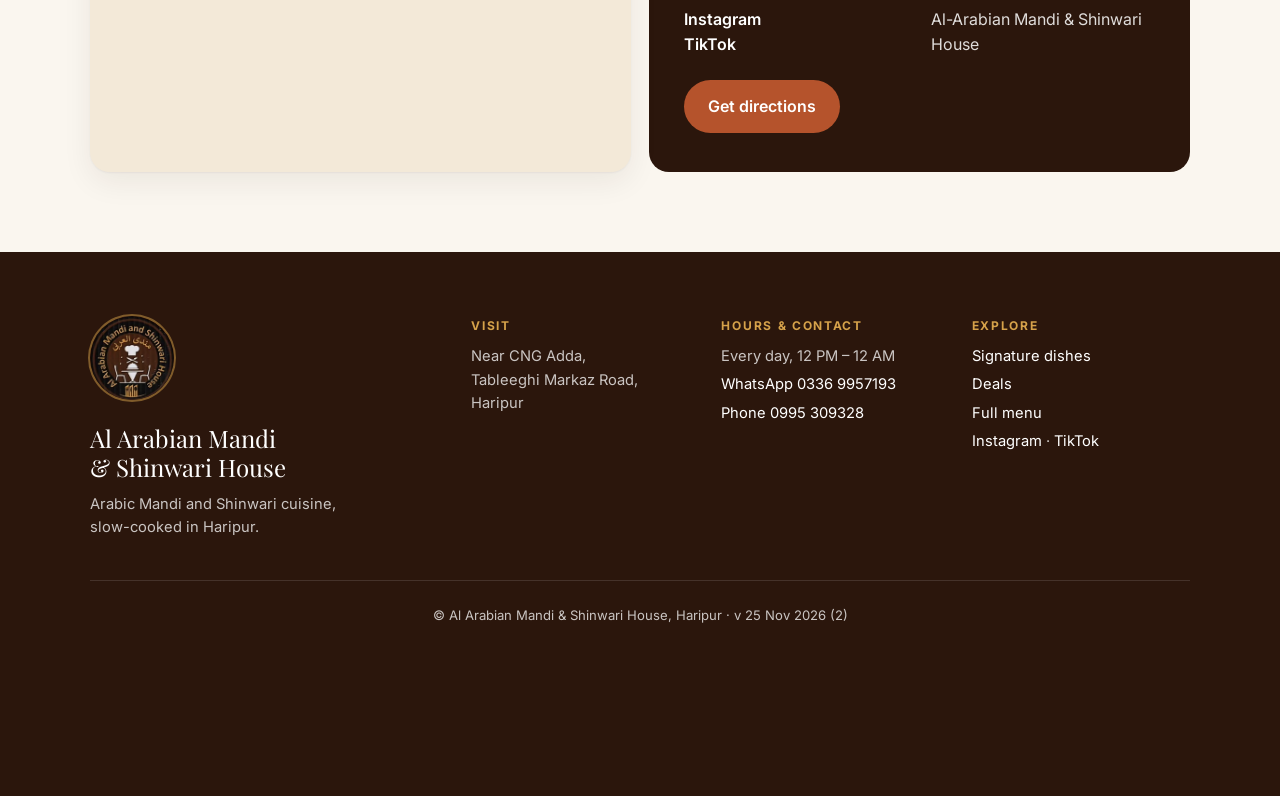
<file: restaurant/index.html>
<!DOCTYPE html>
<html lang="en">
<head>
  <meta charset="UTF-8">
  <meta name="viewport" content="width=device-width, initial-scale=1.0, viewport-fit=cover">
  <title>Al Arabian Mandi & Shinwari House | Haripur</title>
  <meta name="description" content="Authentic Arabic Mandi, Shinwari karahi and BBQ in Haripur. Near CNG Adda, Tableeghi Markaz Road. Open every day. Order on WhatsApp 0336 9957193.">
  <meta name="theme-color" content="#2b160c">
  <link rel="icon" type="image/png" href="images/favicon.png">
  <link rel="apple-touch-icon" href="images/logo-180.png">
  <link rel="canonical" href="https://al-arabian-mandi.pages.dev/">
  <!-- Share preview (WhatsApp, Facebook) -->
  <meta property="og:url" content="https://al-arabian-mandi.pages.dev/">
  <meta property="og:type" content="restaurant">
  <meta property="og:site_name" content="Al Arabian Mandi & Shinwari House">
  <meta property="og:title" content="Al Arabian Mandi & Shinwari House | Haripur">
  <meta property="og:description" content="Arabic Mandi, Shinwari karahi and BBQ in Haripur. Full menu, deals and WhatsApp ordering. Open daily, 12 PM – 12 AM.">
  <meta property="og:image" content="https://al-arabian-mandi.pages.dev/images/og-image.jpg">
  <meta property="og:image:width" content="1200">
  <meta property="og:image:height" content="630">
  <meta property="og:locale" content="en_PK">
  <meta name="twitter:card" content="summary_large_image">
  <!-- Restaurant details for Google search -->
  <script type="application/ld+json">
  {
    "@context": "https://schema.org",
    "@type": "Restaurant",
    "name": "Al Arabian Mandi & Shinwari House",
    "alternateName": "مندى العربى",
    "description": "Arabic Mandi, Shinwari karahi and BBQ in Haripur.",
    "url": "https://al-arabian-mandi.pages.dev/",
    "image": "https://al-arabian-mandi.pages.dev/images/og-image.jpg",
    "logo": "https://al-arabian-mandi.pages.dev/images/logo.png",
    "telephone": "+92-336-9957193",
    "address": {
      "@type": "PostalAddress",
      "streetAddress": "Near CNG Adda, Tableeghi Markaz Road",
      "addressLocality": "Haripur",
      "addressRegion": "Khyber Pakhtunkhwa",
      "addressCountry": "PK"
    },
    "geo": { "@type": "GeoCoordinates", "latitude": 33.993391, "longitude": 72.9278215 },
    "hasMap": "https://www.google.com/maps?cid=4967932543549289863",
    "openingHoursSpecification": [{
      "@type": "OpeningHoursSpecification",
      "dayOfWeek": ["Monday", "Tuesday", "Wednesday", "Thursday", "Friday", "Saturday", "Sunday"],
      "opens": "12:00", "closes": "23:59"
    }],
    "servesCuisine": ["Arabic", "Pakistani", "Pashtun", "BBQ"],
    "priceRange": "Rs 40 – Rs 34,000",
    "currenciesAccepted": "PKR",
    "menu": "https://al-arabian-mandi.pages.dev/#menu",
    "sameAs": ["https://www.instagram.com/al_arabianmandi/", "https://www.tiktok.com/@alarabianmandi"]
  }
  </script>
  <link rel="preconnect" href="https://fonts.googleapis.com">
  <link rel="preconnect" href="https://fonts.gstatic.com" crossorigin>
  <link href="https://fonts.googleapis.com/css2?family=Inter:wght@400;500;600;700&family=Playfair+Display:wght@600;700&display=swap" rel="stylesheet">
  <style>
    /* Minimalism base + Bento Grid tiles; colors from the restaurant's printed menu */
    :root {
      --bg: #faf6ef;
      --surface: #ffffff;
      --cream: #f3e9d8;
      --brown: #2b160c;
      --brown-2: #4a2717;
      --terracotta: #b5532c;
      --terracotta-dark: #9c4520;
      --gold: #d6a24a;
      --text: #23140c;
      --muted: #75655a;
      --line: #ebe1d2;
      --wa: #25d366;
      --radius: 20px;
      --radius-sm: 14px;
      --shadow: 0 1px 2px rgba(43,22,12,.05), 0 10px 30px rgba(43,22,12,.07);
      --font: "Inter", system-ui, -apple-system, "Segoe UI", sans-serif;
      --font-display: "Playfair Display", Georgia, serif;
      --maxw: 1140px;
      --dock-h: 68px;
    }
    * { box-sizing: border-box; margin: 0; padding: 0; }
    html { scroll-behavior: smooth; }
    body { font-family: var(--font); background: var(--bg); color: var(--text); line-height: 1.6;
           -webkit-font-smoothing: antialiased; padding-bottom: 170px; }
    a { color: inherit; }
    button { font: inherit; cursor: pointer; }
    svg { flex: none; }
    :focus-visible { outline: 3px solid var(--gold); outline-offset: 2px; border-radius: 8px; }
    .container { max-width: var(--maxw); margin: 0 auto; padding-inline: 1.25rem; }
    section { padding: 5rem 0; scroll-margin-top: 70px; }

    .head { text-align: center; max-width: 640px; margin: 0 auto 2.5rem; }
    .eyebrow { display: inline-block; font-size: .78rem; font-weight: 600; letter-spacing: .16em; text-transform: uppercase; color: var(--terracotta); }
    .head h2 { font-family: var(--font-display); font-size: clamp(2rem, 4.5vw, 2.8rem); line-height: 1.15; margin: .4rem 0 .6rem; color: var(--brown); }
    .head p { color: var(--muted); }
    .divider { width: 56px; height: 2px; background: var(--gold); margin: 1rem auto 0; border: 0; }

    .btn { display: inline-flex; align-items: center; justify-content: center; gap: .5rem; border: none; border-radius: 999px;
      padding: .85rem 1.5rem; font-weight: 600; text-decoration: none; transition: transform .15s, background .2s, color .2s; }
    .btn:active { transform: scale(.97); }
    .btn-primary { background: var(--terracotta); color: #fff; }
    .btn-primary:hover { background: var(--terracotta-dark); }
    .btn-outline { border: 1.5px solid rgba(255,255,255,.5); color: #fff; }
    .btn-outline:hover { background: rgba(255,255,255,.1); }

    /* ---------- Header ---------- */
    header { position: sticky; top: 0; z-index: 40; background: rgba(250,246,239,.92);
      backdrop-filter: blur(12px); -webkit-backdrop-filter: blur(12px); border-bottom: 1px solid var(--line); }
    .nav { display: grid; grid-template-columns: 1fr auto 1fr; align-items: center; height: 66px; }
    .logo { display: flex; align-items: center; gap: .6rem; text-decoration: none; font-weight: 700; color: var(--brown); }
    .logo-img { width: 42px; height: 42px; border-radius: 50%; box-shadow: 0 0 0 2px rgba(214,162,74,.5); }
    .hero-logo { display: block; width: clamp(96px, 12vh, 124px); height: auto; margin: 0 auto 1.4rem; border-radius: 50%;
      box-shadow: 0 0 0 3px rgba(214,162,74,.55), 0 18px 40px rgba(0,0,0,.45); }
    .foot-logo { width: 84px; height: 84px; border-radius: 50%; margin-bottom: 1rem; box-shadow: 0 0 0 2px rgba(214,162,74,.5); }
    @media (max-width: 480px) { .foot-logo { margin-inline: auto; } }
    .nav-links { display: flex; gap: 2rem; list-style: none; font-weight: 500; }
    .nav-links a { text-decoration: none; color: var(--muted); }
    .nav-links a:hover { color: var(--brown); }
    .nav .btn { justify-self: end; padding: .6rem 1.2rem; }
    @media (max-width: 760px) { .nav { grid-template-columns: 1fr auto; } .nav-links { display: none; } }

    /* ---------- Hero ---------- */
    .hero { background:
        radial-gradient(70% 90% at 85% 0%, rgba(214,162,74,.28), transparent 60%),
        radial-gradient(60% 80% at 10% 100%, rgba(181,83,44,.3), transparent 60%),
        var(--brown);
      color: #fff; text-align: center; padding: 5.5rem 0 0; }
    .hero .eyebrow { color: var(--gold); }
    .hero h1 { font-family: var(--font-display); font-size: clamp(2.5rem, 7vw, 4.8rem); line-height: 1.05; letter-spacing: -.01em; margin: .8rem 0 .4rem; }
    .hero .arabic { color: var(--gold); font-size: 1.5rem; }
    .hero .lead { color: rgba(255,255,255,.78); max-width: 520px; margin: 1rem auto 2rem; font-size: 1.08rem; }
    .hero-actions { display: flex; gap: .8rem; justify-content: center; flex-wrap: wrap; }
    .stats { display: grid; grid-template-columns: repeat(3, 1fr); margin-top: 4rem; border-top: 1px solid rgba(255,255,255,.14); }
    .stat { padding: 1.6rem 1rem; }
    .stat + .stat { border-left: 1px solid rgba(255,255,255,.14); }
    .stat b { display: block; font-family: var(--font-display); font-size: clamp(1.15rem, 2.5vw, 1.6rem); font-weight: 600; }
    .stat span { color: rgba(255,255,255,.65); font-size: .85rem; }
    .stars { color: var(--gold); }
    @media (max-width: 560px) { .stat { padding: 1.2rem .4rem; } .stat span { font-size: .75rem; } }

    /* ---------- Story ---------- */
    .story { display: grid; grid-template-columns: 1fr 1fr; gap: 3rem; align-items: center; }
    .story .head { text-align: left; margin: 0 0 1rem; }
    .story .divider { margin-left: 0; }
    .story p { color: var(--muted); }
    .story p + p { margin-top: 1rem; }
    .highlights { display: grid; grid-template-columns: 1fr 1fr; gap: 14px; }
    .hl { background: var(--surface); border-radius: var(--radius); padding: 1.5rem; box-shadow: var(--shadow); min-height: 150px;
      display: flex; flex-direction: column; justify-content: flex-end; }
    .hl:nth-child(1) { background: var(--brown); color: #fff; }
    .hl:nth-child(4) { background: var(--terracotta); color: #fff; }
    .hl .ico { font-size: 1.6rem; margin-bottom: auto; }
    .hl b { font-family: var(--font-display); font-size: 1.25rem; font-weight: 600; }
    .hl span { font-size: .88rem; opacity: .75; }
    @media (max-width: 860px) { .story { grid-template-columns: 1fr; gap: 2rem; } .story .head { text-align: center; } .story .divider { margin-left: auto; } }

    /* ---------- Deals ---------- */
    .deals-wrap { background: var(--cream); }
    .deals-wrap .eyebrow { color: var(--terracotta-dark); }
    .deals { display: grid; grid-template-columns: repeat(3, 1fr); gap: 18px; }
    .deal { background: var(--surface); border-radius: var(--radius); padding: 1.6rem; box-shadow: var(--shadow); cursor: pointer;
      display: flex; flex-direction: column; gap: .7rem; border: 2px solid transparent; transition: transform .2s, border-color .2s; user-select: none; }
    .deal:hover { transform: translateY(-3px); }
    .deal.in-cart { border-color: var(--terracotta); }
    .deal-top { display: flex; justify-content: space-between; align-items: center; }
    .deal-name { font-family: var(--font-display); font-size: 1.45rem; font-weight: 600; color: var(--brown); }
    .deal-price { background: var(--brown); color: #fff; font-weight: 700; padding: .3rem .8rem; border-radius: 999px; font-size: .95rem; }
    .deal-desc { color: var(--muted); font-size: .93rem; flex: 1; }
    .deal-foot { display: flex; justify-content: space-between; align-items: center; padding-top: .8rem; border-top: 1px dashed var(--line); min-height: 52px; }
    .deal-hint { font-size: .85rem; color: var(--terracotta); font-weight: 600; }
    @media (max-width: 900px) { .deals { grid-template-columns: repeat(2, 1fr); } }
    @media (max-width: 580px) { .deals { grid-template-columns: 1fr; } }

    /* ---------- Menu ---------- */
    .catbar { position: sticky; top: 66px; z-index: 30; background: rgba(250,246,239,.96); padding: .75rem 0; border-bottom: 1px solid var(--line); margin-bottom: 1rem; }
    .cats { display: flex; gap: .5rem; overflow-x: auto; scrollbar-width: none; justify-content: center; }
    .cats::-webkit-scrollbar { display: none; }
    @media (max-width: 760px) { .cats { justify-content: flex-start; } }
    .cats a { flex: none; text-decoration: none; padding: .5rem 1.1rem; border-radius: 999px; background: var(--surface);
      border: 1px solid var(--line); font-weight: 500; font-size: .92rem; color: var(--brown); white-space: nowrap; }
    .cats a.active { background: var(--brown); color: #fff; border-color: var(--brown); }
    .tag { display: inline-block; font-size: .66rem; font-weight: 700; text-transform: uppercase; letter-spacing: .05em;
      background: #fbe9dd; color: var(--terracotta-dark); padding: .15rem .5rem; border-radius: 999px; margin-left: .4rem; vertical-align: 2px; }
    /* Menu: category photo panel + elegant price list */
    .catbar-inner { display: flex; align-items: center; gap: 1rem; }
    .catbar-inner .cats { flex: 1; min-width: 0; justify-content: flex-start; }
    .search { position: relative; flex: none; width: 240px; }
    .search input { width: 100%; height: 40px; border-radius: 999px; border: 1px solid var(--line); background: var(--surface);
      padding: 0 1rem 0 2.4rem; font: inherit; font-size: .92rem; color: var(--text); }
    .search input:focus { outline: none; border-color: var(--terracotta); box-shadow: 0 0 0 3px rgba(181,83,44,.15); }
    .search svg { position: absolute; left: .85rem; top: 50%; transform: translateY(-50%); width: 17px; height: 17px; color: var(--muted); pointer-events: none; }
    @media (max-width: 760px) {
      .catbar-inner { flex-direction: column; align-items: stretch; gap: .6rem; }
      .search { width: 100%; }
    }
    .menu-cat { display: grid; grid-template-columns: 330px 1fr; gap: 28px; align-items: start; padding-top: 2.8rem; scroll-margin-top: 140px; }
    .cat-visual { position: sticky; top: 150px; height: 440px; border-radius: var(--radius); overflow: hidden; box-shadow: var(--shadow); background: var(--brown); }
    .cat-visual img { width: 100%; height: 100%; object-fit: cover; display: block; }
    .cat-overlay { position: absolute; inset: auto 0 0 0; padding: 4rem 1.6rem 1.5rem; color: #fff;
      background: linear-gradient(transparent, rgba(20,10,5,.88)); }
    .cat-count { font-size: .74rem; font-weight: 600; letter-spacing: .14em; text-transform: uppercase; color: var(--gold); }
    .cat-overlay h3 { font-family: var(--font-display); font-size: 2.1rem; font-weight: 600; line-height: 1.1; margin: .25rem 0 .4rem; }
    .cat-overlay p { color: rgba(255,255,255,.78); font-size: .9rem; line-height: 1.5; }
    .cat-list { background: var(--surface); border-radius: var(--radius); box-shadow: var(--shadow); padding: .4rem 1.7rem; }
    .row { display: grid; grid-template-columns: 1fr auto; gap: .5rem 1.6rem; align-items: center; padding: 1.15rem 0; position: relative;
      border-bottom: 1px solid var(--line); }
    .row.last-visible { border-bottom: none; }
    .row::before { content: ""; position: absolute; left: -1.7rem; top: 18%; bottom: 18%; width: 3px; border-radius: 0 3px 3px 0;
      background: var(--terracotta); opacity: 0; transition: opacity .2s; }
    .row.in-cart::before { opacity: 1; }
    .row.tappable { cursor: pointer; user-select: none; }
    .row.tappable:hover .row-name { color: var(--terracotta); }
    .row-title { display: flex; flex-wrap: wrap; align-items: center; gap: .4rem .5rem; }
    .row-name { font-weight: 650; font-size: 1.05rem; color: var(--brown); transition: color .2s; }
    .row.in-cart .row-name { color: var(--terracotta-dark); }
    .row-desc { color: var(--muted); font-size: .87rem; line-height: 1.5; margin-top: .2rem; max-width: 46ch; }
    .badge { font-size: .64rem; font-weight: 700; letter-spacing: .06em; text-transform: uppercase; padding: .2rem .55rem; border-radius: 999px; }
    .badge-sig { background: var(--brown); color: var(--gold); }
    .badge-note { background: #fbe9dd; color: var(--terracotta-dark); }
    .row-opts { display: flex; flex-direction: column; gap: .5rem; }
    .opt { display: grid; grid-template-columns: 64px 82px 96px; align-items: center; gap: .7rem; }
    .opt-label { font-size: .76rem; font-weight: 600; letter-spacing: .04em; text-transform: uppercase; color: var(--muted); text-align: right; }
    .opt-price { font-weight: 650; text-align: right; white-space: nowrap; }
    .row[hidden], .menu-cat[hidden] { display: none; }
    .no-results { display: none; text-align: center; color: var(--muted); padding: 3rem 1rem; }
    .no-results.show { display: block; }
    @media (max-width: 900px) {
      .menu-cat { grid-template-columns: 1fr; gap: 0; padding-top: 2.2rem; }
      .cat-visual { position: relative; top: 0; height: 190px; border-radius: var(--radius) var(--radius) 0 0; box-shadow: none; }
      .cat-overlay { padding: 3rem 1.3rem 1.1rem; }
      .cat-overlay h3 { font-size: 1.7rem; }
      .cat-list { border-radius: 0 0 var(--radius) var(--radius); padding: .2rem 1.2rem; }
      .row::before { left: -1.2rem; }
    }
    @media (max-width: 560px) {
      .row { grid-template-columns: 1fr; }
      .opt { grid-template-columns: 1fr auto 96px; }
      .opt-label { text-align: left; }
    }

    .add { width: 96px; height: 36px; background: var(--cream); color: var(--brown); border: none; border-radius: 999px; font-weight: 600; }
    .add:hover { background: #eadbc1; }
    .stepper { width: 96px; height: 36px; display: inline-flex; align-items: center; justify-content: space-between;
      background: var(--terracotta); color: #fff; border-radius: 999px; }
    .stepper button { background: none; border: none; color: #fff; width: 34px; height: 36px; font-size: 1.15rem; font-weight: 700; border-radius: 50%; }
    .stepper output { font-weight: 700; }
    .ask { font-size: .88rem; font-weight: 600; color: #13803f; text-decoration: none; white-space: nowrap; }

    /* ---------- Visit ---------- */
    .visit { display: grid; grid-template-columns: 1fr 1fr; gap: 18px; }
    @media (max-width: 860px) { .visit { grid-template-columns: 1fr; } }
    .map { border-radius: var(--radius); overflow: hidden; box-shadow: var(--shadow); min-height: 420px; background: var(--cream); position: relative; }
    .map iframe { position: absolute; inset: 0; width: 100%; height: 100%; border: 0; }
    .info { background: var(--brown); color: #fff; border-radius: var(--radius); padding: 2.2rem; display: grid; gap: 1.4rem; align-content: start; }
    .info h3 { font-size: .75rem; letter-spacing: .14em; text-transform: uppercase; color: var(--gold); margin-bottom: .3rem; }
    .info p, .info li { color: rgba(255,255,255,.85); }
    .info ul { list-style: none; }
    .info a { text-decoration: none; font-weight: 600; color: #fff; }
    .info-grid { display: grid; grid-template-columns: 1fr 1fr; gap: 1.4rem; }
    @media (max-width: 420px) { .info-grid { grid-template-columns: 1fr; } }

    footer { text-align: center; color: var(--muted); font-size: .85rem; padding: 1rem 1rem 2rem; }

    /* ---------- Bottom dock: Menu / Map / Call / WhatsApp ---------- */
    .dock { position: fixed; z-index: 50; left: 50%; transform: translateX(-50%); bottom: 16px;
      display: grid; grid-template-columns: repeat(4, 1fr); gap: 4px; padding: 6px;
      background: rgba(43,22,12,.94); backdrop-filter: blur(12px); -webkit-backdrop-filter: blur(12px);
      border-radius: 22px; box-shadow: 0 14px 34px rgba(43,22,12,.35); width: min(440px, calc(100% - 24px)); height: var(--dock-h); }
    .dock a { display: flex; flex-direction: column; align-items: center; justify-content: center; gap: 3px; border-radius: 16px;
      color: rgba(255,255,255,.85); text-decoration: none; font-size: .72rem; font-weight: 600; letter-spacing: .02em; transition: background .2s; }
    .dock a:hover { background: rgba(255,255,255,.08); color: #fff; }
    .dock svg { width: 22px; height: 22px; }
    .dock a.wa { background: var(--wa); color: #06311a; }
    @media (max-width: 560px) {
      .dock { left: 0; transform: none; bottom: 0; width: 100%; border-radius: 20px 20px 0 0;
        height: calc(var(--dock-h) + env(safe-area-inset-bottom)); padding-bottom: calc(6px + env(safe-area-inset-bottom)); }
    }

    /* ---------- Cart bar (sits above the dock) ---------- */
    .cart-bar { position: fixed; z-index: 49; left: 50%; bottom: calc(16px + var(--dock-h) + 10px);
      transform: translate(-50%, 30px); opacity: 0; pointer-events: none;
      width: min(440px, calc(100% - 24px)); display: flex; align-items: center; justify-content: space-between; gap: 1rem;
      background: var(--terracotta); color: #fff; border: none; border-radius: 18px; padding: .7rem .7rem .7rem 1.2rem;
      box-shadow: 0 12px 30px rgba(181,83,44,.4); transition: transform .3s, opacity .3s; text-align: left; }
    .cart-bar.show { transform: translate(-50%, 0); opacity: 1; pointer-events: auto; }
    .toast { position: fixed; z-index: 49; left: 50%; bottom: calc(16px + var(--dock-h) + 10px); transform: translate(-50%, 30px);
      opacity: 0; pointer-events: none; width: min(440px, calc(100% - 24px)); display: flex; align-items: center; justify-content: space-between;
      gap: 1rem; background: var(--brown); color: #fff; border-radius: 18px; padding: .9rem .8rem .9rem 1.2rem; font-weight: 600;
      box-shadow: 0 12px 30px rgba(43,22,12,.35); transition: transform .3s, opacity .3s; }
    .toast.show { transform: translate(-50%, 0); opacity: 1; pointer-events: auto; }
    .toast button { background: rgba(255,255,255,.12); color: var(--gold); border: none; border-radius: 12px; padding: .55rem 1rem; font-weight: 700; }
    @media (max-width: 560px) { .toast { bottom: calc(var(--dock-h) + env(safe-area-inset-bottom) + 10px); } }
    .cart-bar small { display: block; opacity: .85; font-size: .8rem; }
    .cart-bar strong { font-size: 1.1rem; }
    .cart-bar .go { background: rgba(0,0,0,.18); padding: .6rem 1rem; border-radius: 12px; font-weight: 600; white-space: nowrap; }
    @media (max-width: 560px) { .cart-bar { bottom: calc(var(--dock-h) + env(safe-area-inset-bottom) + 10px); } }

    /* ---------- Order sheet (a plain overlay: works on every browser, old iPhones included) ---------- */
    #cart { position: fixed; z-index: 100; left: 0; right: 0; bottom: 0; background: var(--bg); color: var(--text);
      max-height: 85vh; max-height: 85dvh; display: flex; flex-direction: column; border-radius: 22px 22px 0 0;
      box-shadow: 0 -10px 40px rgba(35,20,12,.25); }
    #cart[hidden] { display: none; }
    .cart-backdrop { position: fixed; inset: 0; z-index: 99; background: rgba(35,20,12,.5); }
    .cart-backdrop[hidden] { display: none; }
    body.cart-open { overflow: hidden; }
    @media (min-width: 768px) {
      #cart { left: auto; top: 0; width: 430px; max-height: none; border-radius: 22px 0 0 22px; }
    }
    .cart-inner { display: flex; flex-direction: column; flex: 1; min-height: 0; }
    .cart-scroll { -webkit-overflow-scrolling: touch; min-height: 0; }
    .cart-head { display: flex; justify-content: space-between; align-items: center; padding: 1.2rem 1.4rem; border-bottom: 1px solid var(--line); }
    .cart-head h2 { font-family: var(--font-display); font-size: 1.5rem; color: var(--brown); }
    .close { background: var(--cream); border: none; width: 38px; height: 38px; border-radius: 50%; font-size: 1.1rem; }
    .cart-scroll { overflow-y: auto; flex: 1; }
    .cart-lines { padding: .3rem 1.4rem; }
    .order-form { padding: 1rem 1.4rem 1.4rem; display: grid; gap: .9rem; }
    .order-form h3 { font-family: var(--font-display); font-size: 1.15rem; color: var(--brown); }
    .field { display: grid; gap: .35rem; font-size: .85rem; font-weight: 600; color: var(--brown); }
    .field input, .field textarea { font: inherit; font-weight: 400; font-size: 1rem; padding: .7rem .9rem; border-radius: 12px;
      border: 1px solid var(--line); background: var(--surface); color: var(--text); resize: vertical; }
    .field input:focus, .field textarea:focus { outline: none; border-color: var(--terracotta); box-shadow: 0 0 0 3px rgba(181,83,44,.15); }
    .field .invalid { border-color: #c0392b; }
    .opt-tag { font-weight: 400; color: var(--muted); }
    .seg { display: grid; grid-template-columns: repeat(3, 1fr); gap: 6px; background: var(--cream); padding: 5px; border-radius: 14px; }
    .seg label { position: relative; }
    .seg input { position: absolute; opacity: 0; inset: 0; }
    .seg span { display: block; text-align: center; padding: .6rem .3rem; border-radius: 10px; font-weight: 600; font-size: .9rem; color: var(--muted); cursor: pointer; }
    .seg input:checked + span { background: var(--surface); color: var(--brown); box-shadow: 0 1px 4px rgba(43,22,12,.12); }
    .seg input:focus-visible + span { outline: 3px solid var(--gold); }
    .order-form[hidden], .field[hidden], .send[hidden] { display: none; }
    .seg[hidden] { display: none; }
    .pay-note { font-weight: 400; color: var(--muted); font-size: .85rem; }
    .pay-box { background: var(--cream); border: 1px dashed #d9c6a8; border-radius: 14px; padding: .9rem 1rem; font-size: .85rem; color: var(--muted); }
    .pay-box[hidden] { display: none; }
    .pay-row { display: flex; align-items: center; justify-content: space-between; gap: .8rem; margin-bottom: .5rem; }
    .pay-k { display: block; font-size: .72rem; font-weight: 700; letter-spacing: .08em; text-transform: uppercase; color: var(--terracotta-dark); }
    .pay-num { display: block; font-size: 1.2rem; color: var(--brown); letter-spacing: .02em; }
    .pay-title { display: block; color: var(--text); }
    .pay-copy { background: var(--brown); color: #fff; border: none; border-radius: 10px; padding: .55rem .9rem; font-weight: 600; flex: none; }
    .form-error { color: #b03a2e; font-size: .9rem; font-weight: 600; margin: -.4rem 0 .7rem; }
    .form-error:empty { display: none; }
    .line { display: flex; align-items: center; justify-content: space-between; gap: .8rem; padding: .9rem 0; border-bottom: 1px solid var(--line); }
    .line-name { font-weight: 600; }
    .line-meta { color: var(--muted); font-size: .85rem; }
    .cart-foot { padding: 1.1rem 1.4rem calc(1.3rem + env(safe-area-inset-bottom)); border-top: 1px solid var(--line); background: var(--surface); }
    .sum { display: flex; justify-content: space-between; font-weight: 700; font-size: 1.2rem; margin-bottom: 1rem; }
    .send { width: 100%; background: var(--wa); color: #06311a; }
    .clear { background: none; border: none; color: var(--muted); text-decoration: underline; margin-top: .7rem; width: 100%; font-size: .9rem; }
    .empty { text-align: center; color: var(--muted); padding: 3rem 1rem; }

    /* ---------- Top-tier polish ---------- */
    /* Header: transparent over the hero, solid once scrolled */
    header { transition: background .3s, border-color .3s; }
    header.on-hero { background: transparent; border-color: transparent; backdrop-filter: none; -webkit-backdrop-filter: none; }
    header.on-hero .logo, header.on-hero .nav-links a { color: #fff; }
    /* Full-screen hero (photo-ready) */
    .hero { margin-top: -66px; min-height: 100vh; min-height: 100svh; display: flex; flex-direction: column; justify-content: center;
      padding-top: calc(66px + 1rem); padding-bottom: calc(var(--dock-h) + 24px + env(safe-area-inset-bottom)); }
    .hero > .container { width: 100%; }
    .hero { position: relative; isolation: isolate; overflow: hidden; }
    .hero-media { position: absolute; inset: 0; width: 100%; height: 100%; object-fit: cover; z-index: -2; }
    .hero::before { content: ""; position: absolute; inset: 0; z-index: -1;
      background: linear-gradient(180deg, rgba(20,10,5,.7) 0%, rgba(20,10,5,.45) 35%, rgba(20,10,5,.6) 65%, rgba(20,10,5,.92) 100%); }
    /* Gallery */
    .gallery { display: grid; grid-template-columns: repeat(3, 1fr); grid-auto-rows: 240px; gap: 14px; }
    .gallery figure { position: relative; border-radius: var(--radius); overflow: hidden; box-shadow: var(--shadow); margin: 0; }
    .gallery img { width: 100%; height: 100%; object-fit: cover; display: block; transition: transform .6s cubic-bezier(.2,.7,.2,1); }
    .gallery figure:hover img { transform: scale(1.05); }
    .gallery figcaption { position: absolute; left: 0; right: 0; bottom: 0; padding: 2.2rem 1.1rem .9rem; color: #fff; font-weight: 600; font-size: .92rem;
      background: linear-gradient(transparent, rgba(20,10,5,.8)); }
    .g-wide { grid-column: span 2; } .g-tall { grid-row: span 2; }
    @media (max-width: 760px) { .gallery { grid-template-columns: 1fr 1fr; grid-auto-rows: 170px; } .g-tall { grid-row: auto; } }
    @media (max-width: 420px) { .gallery { grid-auto-rows: 140px; } }
    .hero .stats { margin-top: clamp(1.8rem, 5vh, 3.5rem); }
    .stat-link { text-decoration: none; transition: background .2s; }
    .stat-link:hover { background: rgba(255,255,255,.06); }
    .ornament { display: flex; align-items: center; justify-content: center; gap: .8rem; color: var(--gold); margin: 1.2rem 0 0; }
    .ornament::before, .ornament::after { content: ""; width: 48px; height: 1px; background: currentColor; opacity: .6; }
    .hero-in > * { animation: rise .9s cubic-bezier(.2,.7,.2,1) both; }
    .hero-in > *:nth-child(2) { animation-delay: .1s; } .hero-in > *:nth-child(3) { animation-delay: .2s; }
    .hero-in > *:nth-child(4) { animation-delay: .3s; } .hero-in > *:nth-child(5) { animation-delay: .4s; } .hero-in > *:nth-child(6) { animation-delay: .5s; }
    @keyframes rise { from { opacity: 0; transform: translateY(18px); } }
    /* Signature dishes */
    .signature { display: grid; grid-template-columns: repeat(3, 1fr); gap: 20px; }
    @media (max-width: 900px) { .signature { grid-template-columns: 1fr; max-width: 520px; margin: 0 auto; } }
    .sig { background: var(--brown); color: #fff; border-radius: var(--radius); overflow: hidden; cursor: pointer; user-select: none;
      display: flex; flex-direction: column; box-shadow: 0 18px 40px rgba(43,22,12,.18); border: 2px solid transparent; transition: transform .25s, border-color .2s; }
    .sig:hover { transform: translateY(-4px); }
    .sig.in-cart { border-color: var(--gold); }
    .sig-img { aspect-ratio: 4 / 3; width: 100%; object-fit: cover; display: block; }
    .sig-body { padding: 1.7rem; display: flex; flex-direction: column; gap: .5rem; flex: 1;
      background: radial-gradient(90% 60% at 100% 0%, rgba(214,162,74,.18), transparent 60%); }
    .sig-num { font-family: var(--font-display); color: var(--gold); font-size: 1rem; letter-spacing: .1em; }
    .sig-name { font-family: var(--font-display); font-size: 1.7rem; font-weight: 600; line-height: 1.15; }
    .sig-desc { color: rgba(255,255,255,.7); font-size: .92rem; flex: 1; }
    .sig-foot { display: flex; justify-content: space-between; align-items: center; margin-top: 1rem; padding-top: 1rem; border-top: 1px solid rgba(255,255,255,.12); }
    .sig-price { font-weight: 700; font-size: 1.15rem; color: var(--gold); }
    .sig .add { background: rgba(255,255,255,.12); color: #fff; display: grid; place-items: center; }
    .sig .tag { background: rgba(214,162,74,.2); color: var(--gold); margin-left: 0; }
    /* Gatherings band */
    .band { background: var(--terracotta); color: #fff; padding: 4rem 0; }
    .band .container { display: grid; grid-template-columns: 1.4fr 1fr; gap: 2rem; align-items: center; }
    .band .eyebrow { color: #ffe2c9; }
    .band h2 { font-family: var(--font-display); font-size: clamp(1.8rem, 4vw, 2.5rem); line-height: 1.15; margin: .4rem 0 .6rem; }
    .band p { color: rgba(255,255,255,.85); max-width: 52ch; }
    .band-actions { display: flex; flex-direction: column; gap: .7rem; align-items: flex-end; }
    .band-actions small { color: rgba(255,255,255,.8); }
    .btn-white { background: #fff; color: var(--brown); }
    @media (max-width: 760px) { .band .container { grid-template-columns: 1fr; text-align: center; } .band p { margin: 0 auto; } .band-actions { align-items: center; } }
    /* Footer */
    footer.site-footer { background: var(--brown); color: rgba(255,255,255,.75); text-align: left; padding: 4rem 0 calc(170px + env(safe-area-inset-bottom)); font-size: .92rem; }
    body { padding-bottom: 0; }
    .foot-grid { display: grid; grid-template-columns: 1.6fr 1fr 1fr 1fr; gap: 2rem; }
    @media (max-width: 860px) { .foot-grid { grid-template-columns: 1fr 1fr; } }
    @media (max-width: 480px) { .foot-grid { grid-template-columns: 1fr; text-align: center; } }
    .foot-brand { font-family: var(--font-display); font-size: 1.5rem; color: #fff; line-height: 1.2; }
    .site-footer h3 { font-size: .75rem; letter-spacing: .14em; text-transform: uppercase; color: var(--gold); margin-bottom: .6rem; }
    .site-footer ul { list-style: none; display: grid; gap: .3rem; }
    .site-footer a { color: #fff; text-decoration: none; }
    .site-footer a:hover { color: var(--gold); }
    .foot-bottom { border-top: 1px solid rgba(255,255,255,.12); margin-top: 2.5rem; padding-top: 1.5rem; text-align: center; font-size: .82rem; }
    /* Scroll reveal (only when JS runs) */
    .js .reveal { opacity: 0; transform: translateY(26px); transition: opacity .8s ease, transform .8s cubic-bezier(.2,.7,.2,1); }
    .js .reveal.in { opacity: 1; transform: none; }

    @media (prefers-reduced-motion: reduce) {
      html { scroll-behavior: auto; } * { transition: none !important; animation: none !important; }
      .js .reveal { opacity: 1; transform: none; }
    }
  </style>
</head>
<body>

  <header class="on-hero">
    <div class="container nav">
      <a href="#top" class="logo"><img class="logo-img" src="images/logo-180.png" alt="" width="42" height="42"><span>Al Arabian Mandi</span></a>
      <ul class="nav-links">
        <li><a href="#story">Story</a></li>
        <li><a href="#signature">Signature</a></li>
        <li><a href="#deals">Deals</a></li>
        <li><a href="#menu">Menu</a></li>
        <li><a href="#gallery">Gallery</a></li>
        <li><a href="#visit">Visit</a></li>
      </ul>
      <a class="btn btn-primary" href="#deals">Order now</a>
    </div>
  </header>

  <main id="top">
    <!-- ---------- Hero ---------- -->
    <section class="hero" id="hero">
      <video class="hero-media" id="hero-video" autoplay muted loop playsinline preload="auto" poster="images/hero-poster.webp" aria-hidden="true">
        <source src="images/hero.mp4" type="video/mp4">
      </video>
      <div class="container hero-in">
        <img class="hero-logo" src="images/logo.webp" alt="Al Arabian Mandi and Shinwari House logo" width="132" height="132">
        <span class="eyebrow">Haripur · Arabian &amp; Pashtun heritage</span>
        <h1>Al Arabian Mandi<br>&amp; Shinwari House</h1>
        <div class="arabic ornament" lang="ar" dir="rtl">مندى العربى</div>
        <p class="lead">Slow-cooked Arabic Mandi, Shinwari karahi and smoky BBQ, rooted in Arabian and Pashtun heritage.</p>
        <div class="hero-actions">
          <a class="btn btn-primary" href="#deals">Order now</a>
          <a class="btn btn-outline" href="#menu">See full menu</a>
        </div>
        <div class="stats">
          <div class="stat"><b>Open daily</b><span>12 PM – 12 AM</span></div>
          <a class="stat stat-link" href="https://www.google.com/maps?cid=4967932543549289863" target="_blank" rel="noopener"><b>4.7 <span class="stars">★</span></b><span>Google reviews ↗</span></a>
          <div class="stat"><b>Dine in</b><span>&amp; take away</span></div>
        </div>
      </div>
    </section>

    <!-- ---------- Story ---------- -->
    <section id="story">
      <div class="container story">
        <div>
          <div class="head reveal">
            <span class="eyebrow">Our story</span>
            <h2>Two brothers, one passion for authentic flavor</h2>
            <hr class="divider">
          </div>
          <p>Welcome to Al-Arabian Mandi &amp; Shinwari House! Founded by two brothers with a passion for authentic flavors, we are proud to bring the rich tradition of Arabic Mandi and Shinwari cuisine to Haripur for the first time.</p>
          <p>Our dishes are crafted with the finest ingredients, slow-cooked to perfection, and infused with the essence of Arabian and Pashtun heritage. Join us and savor the taste of authenticity!</p>
        </div>
        <div class="highlights reveal">
          <div class="hl"><span class="ico" aria-hidden="true">🍖</span><b>Arabic Mandi</b><span>Slow-cooked mutton on fragrant rice</span></div>
          <div class="hl"><span class="ico" aria-hidden="true">🥘</span><b>Shinwari Karahi</b><span>Bold Pashtun classic</span></div>
          <div class="hl"><span class="ico" aria-hidden="true">🔥</span><b>Arabic BBQ</b><span>Platters, boti &amp; kababs</span></div>
          <div class="hl"><span class="ico" aria-hidden="true">👨‍👩‍👧</span><b>Family dining</b><span>A family restaurant</span></div>
        </div>
      </div>
    </section>

    <!-- ---------- Signature dishes ---------- -->
    <section id="signature">
      <div class="container">
        <div class="head reveal">
          <span class="eyebrow">Signature dishes</span>
          <h2>The house favourites</h2>
          <p>The dishes that brought Mandi and Shinwari to Haripur. Tap one to add it.</p>
        </div>
        <div class="signature" id="sig-list"></div>
      </div>
    </section>

    <!-- ---------- Deals ---------- -->
    <section id="deals" class="deals-wrap">
      <div class="container">
        <div class="head reveal">
          <span class="eyebrow">Amazing deals</span>
          <h2>Tap a deal to add it</h2>
          <p>Complete meals at one price. Tap again to add more.</p>
        </div>
        <div class="deals" id="deals-list"></div>
      </div>
    </section>

    <!-- ---------- Menu ---------- -->
    <section id="menu">
      <div class="container head reveal" style="margin-bottom:1.5rem">
        <span class="eyebrow">Full menu</span>
        <h2>Mandi, karahi &amp; BBQ</h2>
        <p>Tap <b>Add</b>, set the quantity, then send your order on WhatsApp.</p>
      </div>
      <nav class="catbar" aria-label="Menu categories">
        <div class="container catbar-inner">
          <div class="cats" id="cats"></div>
          <label class="search">
            <svg viewBox="0 0 24 24" fill="none" stroke="currentColor" stroke-width="2" stroke-linecap="round" aria-hidden="true"><circle cx="11" cy="11" r="7"/><path d="m20 20-3.5-3.5"/></svg>
            <input type="search" id="menu-search" placeholder="Search dishes…" aria-label="Search the menu" autocomplete="off">
          </label>
        </div>
      </nav>
      <div class="container" id="menu-list"></div>
      <p class="container no-results" id="no-results">No dishes match your search.</p>
    </section>

    <!-- ---------- Gallery ---------- -->
    <section id="gallery">
      <div class="container">
        <div class="head reveal">
          <span class="eyebrow">Inside Al Arabian</span>
          <h2>Fire, flavour and a rooftop under the lights</h2>
          <hr class="divider">
        </div>
        <div class="gallery reveal">
          <figure class="g-wide g-tall"><img src="images/gal-hall.webp" alt="Indoor dining hall with patterned ceiling" loading="lazy"><figcaption>The dining hall</figcaption></figure>
          <figure><img src="images/gal-flame.webp" alt="Karahi cooking over a high flame" loading="lazy"><figcaption>Cooked over open flame</figcaption></figure>
          <figure><img src="images/gal-grill.webp" alt="Chicken boti on skewers over charcoal" loading="lazy"><figcaption>Charcoal BBQ</figcaption></figure>
          <figure class="g-wide"><img src="images/gal-rooftop.webp" alt="Rooftop seating on green turf under string lights" loading="lazy"><figcaption>Rooftop under the lights</figcaption></figure>
          <figure><img src="images/gal-table.webp" alt="Kabab platter with salad and a cold drink" loading="lazy"><figcaption>Served hot to your table</figcaption></figure>
          <figure class="g-wide"><img src="images/gal-facade.webp" alt="Restaurant storefront lit up at night" loading="lazy"><figcaption>Near CNG Adda, Tableeghi Markaz Road</figcaption></figure>
        </div>
      </div>
    </section>

    <!-- ---------- Gatherings ---------- -->
    <section class="band" aria-labelledby="band-title">
      <div class="container reveal">
        <div>
          <span class="eyebrow">Gatherings &amp; dawats</span>
          <h2 id="band-title">A Full Mandi for 16–18 guests</h2>
          <p>About 8 KG of slow-cooked meat on rice with tomato sauce, made to order for family dinners and celebrations. Book in advance on WhatsApp.</p>
        </div>
        <div class="band-actions">
          <a class="btn btn-white" target="_blank" rel="noopener"
             href="https://wa.me/923369957193?text=Assalam%20o%20Alaikum!%20I%20would%20like%20to%20book%20a%20Full%20Mandi%20(16-18%20persons)%20in%20advance.">Book a Full Mandi</a>
          <small>Rs 34,000 · Mutton Mandi for 2–3 also needs advance booking</small>
        </div>
      </div>
    </section>

    <!-- ---------- Visit ---------- -->
    <section id="visit">
      <div class="container">
        <div class="head reveal">
          <span class="eyebrow">Visit us</span>
          <h2>Find us in Haripur</h2>
          <hr class="divider">
        </div>
        <div class="visit reveal">
          <div class="map">
            <iframe title="Map: Al Arabian Mandi & Shinwari House, Haripur" loading="lazy" referrerpolicy="no-referrer-when-downgrade"
              src="https://maps.google.com/maps?q=33.993391,72.9278215&z=16&output=embed"></iframe>
          </div>
          <div class="info">
            <div>
              <h3>Address</h3>
              <p>Near CNG Adda, Tableeghi Markaz Road,<br>Haripur, Pakistan</p>
            </div>
            <div class="info-grid">
              <div>
                <h3>Hours</h3>
                <p>Every day<br>12 PM – 12 AM</p>
              </div>
              <div>
                <h3>Contact</h3>
                <ul>
                  <li><a href="https://wa.me/923369957193" target="_blank" rel="noopener">0336 9957193</a></li>
                  <li><a href="tel:+92995309328">0995 309328</a></li>
                </ul>
              </div>
              <div>
                <h3>Follow</h3>
                <ul>
                  <li><a href="https://www.instagram.com/al_arabianmandi/" target="_blank" rel="noopener">Instagram</a></li>
                  <li><a href="https://www.tiktok.com/@alarabianmandi" target="_blank" rel="noopener">TikTok</a></li>
                </ul>
              </div>
              <div>
                <h3>Facebook</h3>
                <p>Al-Arabian Mandi &amp; Shinwari House</p>
              </div>
            </div>
            <div><a class="btn btn-primary" href="https://www.google.com/maps/dir/?api=1&destination=33.993391,72.9278215" target="_blank" rel="noopener">Get directions</a></div>
          </div>
        </div>
      </div>
    </section>
  </main>

  <footer class="site-footer">
    <div class="container">
      <div class="foot-grid">
        <div>
          <img class="foot-logo" src="images/logo-180.png" alt="" width="84" height="84">
          <div class="foot-brand">Al Arabian Mandi<br>&amp; Shinwari House</div>
          <p style="margin-top:.7rem;max-width:32ch">Arabic Mandi and Shinwari cuisine, slow-cooked in Haripur.</p>
        </div>
        <div>
          <h3>Visit</h3>
          <p>Near CNG Adda,<br>Tableeghi Markaz Road,<br>Haripur</p>
        </div>
        <div>
          <h3>Hours &amp; contact</h3>
          <ul>
            <li>Every day, 12 PM – 12 AM</li>
            <li><a href="https://wa.me/923369957193" target="_blank" rel="noopener">WhatsApp 0336 9957193</a></li>
            <li><a href="tel:+92995309328">Phone 0995 309328</a></li>
          </ul>
        </div>
        <div>
          <h3>Explore</h3>
          <ul>
            <li><a href="#signature">Signature dishes</a></li>
            <li><a href="#deals">Deals</a></li>
            <li><a href="#menu">Full menu</a></li>
            <li><a href="https://www.instagram.com/al_arabianmandi/" target="_blank" rel="noopener">Instagram</a> · <a href="https://www.tiktok.com/@alarabianmandi" target="_blank" rel="noopener">TikTok</a></li>
          </ul>
        </div>
      </div>
      <div class="foot-bottom">© Al Arabian Mandi &amp; Shinwari House, Haripur · <span id="site-version">v 25 Nov 2026 (2)</span></div>
    </div>
  </footer>

  <!-- ---------- Cart bar ---------- -->
  <button class="cart-bar" id="cart-bar" type="button" aria-label="View order">
    <span><small id="cart-count">0 items</small><strong id="cart-total">Rs 0</strong></span>
    <span class="go">View order →</span>
  </button>

  <!-- ---------- "Order sent" message with undo ---------- -->
  <div class="toast" id="toast" role="status" aria-live="polite">
    <span>Order sent to WhatsApp ✓</span>
    <button type="button" id="undo">Undo</button>
  </div>

  <!-- ---------- Bottom dock ---------- -->
  <nav class="dock" aria-label="Quick actions">
    <a href="#menu">
      <svg viewBox="0 0 24 24" fill="none" stroke="currentColor" stroke-width="2" stroke-linecap="round" stroke-linejoin="round" aria-hidden="true"><path d="M4 19.5A2.5 2.5 0 0 1 6.5 17H20V3H6.5A2.5 2.5 0 0 0 4 5.5v14z"/><path d="M4 19.5A2.5 2.5 0 0 0 6.5 22H20v-5"/><path d="M9 7h7M9 11h5"/></svg>
      Menu
    </a>
    <a href="https://www.google.com/maps/search/?api=1&query=33.993391,72.9278215" target="_blank" rel="noopener">
      <svg viewBox="0 0 24 24" fill="none" stroke="currentColor" stroke-width="2" stroke-linecap="round" stroke-linejoin="round" aria-hidden="true"><path d="M12 22s7-6.2 7-12a7 7 0 1 0-14 0c0 5.8 7 12 7 12z"/><circle cx="12" cy="10" r="2.5"/></svg>
      Map
    </a>
    <a href="tel:+923369957193">
      <svg viewBox="0 0 24 24" fill="none" stroke="currentColor" stroke-width="2" stroke-linecap="round" stroke-linejoin="round" aria-hidden="true"><path d="M22 16.9v3a2 2 0 0 1-2.2 2 19.8 19.8 0 0 1-8.6-3.1 19.5 19.5 0 0 1-6-6A19.8 19.8 0 0 1 2.1 4.2 2 2 0 0 1 4.1 2h3a2 2 0 0 1 2 1.7c.1.9.4 1.8.7 2.7a2 2 0 0 1-.5 2.1L8 9.8a16 16 0 0 0 6 6l1.3-1.3a2 2 0 0 1 2.1-.4c.9.3 1.8.6 2.7.7a2 2 0 0 1 1.7 2z"/></svg>
      Call
    </a>
    <a class="wa" href="https://wa.me/923369957193" target="_blank" rel="noopener">
      <svg viewBox="0 0 24 24" fill="currentColor" aria-hidden="true"><path d="M17.47 14.38c-.3-.15-1.76-.87-2.03-.97-.27-.1-.47-.15-.67.15-.2.3-.77.97-.94 1.17-.17.2-.35.22-.65.07-.3-.15-1.26-.46-2.4-1.48-.89-.79-1.49-1.77-1.66-2.07-.17-.3-.02-.46.13-.61.13-.13.3-.35.45-.52.15-.17.2-.3.3-.5.1-.2.05-.37-.02-.52-.08-.15-.67-1.62-.92-2.22-.24-.58-.49-.5-.67-.51h-.57c-.2 0-.52.07-.8.37-.27.3-1.04 1.02-1.04 2.48s1.07 2.88 1.21 3.08c.15.2 2.1 3.2 5.08 4.49.71.31 1.26.49 1.69.63.71.23 1.36.2 1.87.12.57-.08 1.76-.72 2-1.41.25-.7.25-1.29.17-1.41-.07-.13-.27-.2-.57-.35zM12.05 21.5h-.01a9.4 9.4 0 0 1-4.8-1.31l-.34-.2-3.57.94.95-3.48-.22-.36a9.43 9.43 0 1 1 7.99 4.41zm8.02-17.46A11.27 11.27 0 0 0 12.05.72C5.8.72.72 5.8.72 12.05c0 2 .52 3.95 1.52 5.66L.62 23.5l5.93-1.56a11.3 11.3 0 0 0 5.5 1.4h.01c6.24 0 11.33-5.08 11.33-11.33 0-3.03-1.18-5.87-3.32-8z"/></svg>
      WhatsApp
    </a>
  </nav>

  <!-- ---------- Order sheet ---------- -->
  <div class="cart-backdrop" id="cart-backdrop" hidden></div>
  <div id="cart" role="dialog" aria-modal="true" aria-labelledby="cart-title" hidden>
    <div class="cart-inner">
      <div class="cart-head">
        <h2 id="cart-title">Your order</h2>
        <button class="close" type="button" id="cart-close" aria-label="Close">✕</button>
      </div>
      <div class="cart-scroll">
        <div class="cart-lines" id="cart-lines"></div>
        <form class="order-form" id="order-form" novalidate>
          <h3>Your details</h3>
          <label class="field">Name
            <input id="f-name" name="name" autocomplete="name" placeholder="Your name" required>
          </label>
          <div class="field">
            <span id="type-label">Order type</span>
            <div class="seg" role="radiogroup" aria-labelledby="type-label">
              <label><input type="radio" name="type" value="Dine-in"><span>Dine-in</span></label>
              <label><input type="radio" name="type" value="Takeaway" checked><span>Takeaway</span></label>
              <label><input type="radio" name="type" value="Delivery"><span>Delivery</span></label>
            </div>
          </div>
          <label class="field" id="addr-wrap" hidden>Delivery address
            <textarea id="f-addr" name="address" rows="2" autocomplete="street-address" placeholder="House / street / area in Haripur"></textarea>
          </label>
          <div class="field" id="pay-field">
            <span id="pay-label">Payment</span>
            <div class="seg" id="pay-seg" role="radiogroup" aria-labelledby="pay-label"></div>
            <p class="pay-note" id="pay-cash-note">Pay in cash at the counter or on delivery.</p>
          </div>
          <div class="pay-box" id="pay-box" hidden>
            <div class="pay-row">
              <div><span class="pay-k" id="pay-k">Account</span><b class="pay-num" id="pay-num"></b><span class="pay-title" id="pay-title"></span></div>
              <button type="button" class="pay-copy" id="pay-copy">Copy</button>
            </div>
            <p>Pay the total to this account, then send the payment screenshot in the same WhatsApp chat.</p>
          </div>
          <label class="field"><span>Note <span class="opt-tag">(optional)</span></span>
            <input id="f-note" name="note" placeholder="e.g. less spicy, pickup at 8 PM">
          </label>
        </form>
      </div>
      <div class="cart-foot">
        <div class="sum"><span>Total</span><span id="sum-total">Rs 0</span></div>
        <p class="form-error" id="form-error" role="alert"></p>
        <a class="btn send" id="send" target="_blank" rel="noopener" href="#">Send order on WhatsApp</a>
        <button class="clear" type="button" id="clear">Clear order</button>
      </div>
    </div>
  </div>

  <script>
    document.documentElement.classList.add("js");

    // Diagnostics: open the site with #debug at the end of the address to see browser info and any errors
    const DEBUG = location.hash === "#debug";
    const debugLines = [];
    function debugLog(msg) {
      if (!DEBUG) return;
      debugLines.push(new Date().toTimeString().slice(0, 8) + "  " + msg);
      let box = document.getElementById("debug-box");
      if (!box) {
        box = document.createElement("pre");
        box.id = "debug-box";
        box.style.cssText = "position:fixed;top:auto;bottom:8px;left:8px;right:8px;z-index:999;max-height:22vh;overflow:auto;margin:0;padding:10px;" +
          "background:rgba(0,0,0,.85);color:#7CFC9A;font:12px/1.4 monospace;white-space:pre-wrap;border-radius:10px;pointer-events:none;opacity:.9";
        document.body.appendChild(box);
      }
      box.textContent = debugLines.join("\n");
    }
    window.addEventListener("error", e => debugLog("ERROR: " + e.message + " (line " + e.lineno + ")"));
    window.addEventListener("unhandledrejection", e => debugLog("ERROR: " + (e.reason && e.reason.message || e.reason)));

    // PHOTOS: signature-card photos (from the restaurant's own videos), keyed by dish name.
    // Empty or missing = card shows without a photo.
    const PHOTOS = {
      "Mutton Mandi": "images/dish-mutton-mandi.webp",
      "Shinwari Mutton Karahi": "images/dish-mutton-karahi.webp",
      "Half Platter": "images/dish-platter.webp",
    };
    // PAYMENT: the restaurant's own Easypaisa / JazzCash accounts. Fill in BOTH number and title
    // to show that option in the order sheet. Leave empty to hide it (customers then see Cash only).
    const PAYMENT = {
      Easypaisa: { number: "", title: "" },
      JazzCash: { number: "", title: "" },
    };

    // Menu category panels: photo and a short line for categories without a note
    const CAT_INFO = {
      "Mandi": { img: "images/dish-mutton-mandi.webp" },
      "BBQ Platters": { img: "images/dish-platter.webp" },
      "Karahi": { img: "images/dish-mutton-karahi.webp", note: "Chicken by the half or full, mutton by the kilo." },
      "Handi": { img: "images/gal-flame.webp", note: "Lahori Chili or White, in half or full portions." },
      "BBQ": { img: "images/gal-grill.webp", note: "Boti, kababs and tikka, fresh off the charcoal." },
      "Sides & Drinks": { img: "images/gal-table.webp", note: "Naan, sides and cold drinks to complete the table." },
    };
    // Signature dishes: [dish name in MENU, short description shown on the card]
    const SIGNATURE = [
      ["Mutton Mandi", "1 KG slow-cooked mutton on rice with tomato sauce. Serves 2–3."],
      ["Shinwari Mutton Karahi", "The Pashtun classic: 1 KG mutton karahi, Shinwari style."],
      ["Half Platter", "Seekh and Reshmi kabab, Malai, Spicy and Behari boti, Kalmi tikka, mint sauce and rice."],
    ];

    // Menu transcribed from the restaurant's printed menu. Edit prices here.
    // Each item: name, desc, tag, opts: [[optionLabel, price]]. Empty opts = price on request.
    // MENU[0] is Deals (shown as tappable cards); the rest are shown in the menu list.
    const WA = "923369957193";
    const MENU = [
      { cat: "Deals", items: [
        { name: "Deal 1", desc: "Mini Platter, Half Boneless Handi, 3 Naan, 1.5L Drink, Mint Sauce", opts: [["", 3700]] },
        { name: "Deal 2", desc: "Half Lahori Karahi, Half Spicy Boti, 3 Naan, 1 Litre Cold Drink, Mint Sauce", opts: [["", 1800]] },
        { name: "Deal 3", desc: "2 Leg Piece, Simple Rice, 1 NR Drink, Mint Sauce", opts: [["", 1200]] },
        { name: "Deal 4", desc: "Half Green Boti OR Lebanese Boti, Simple Rice, 1 NR Drink, Mint Sauce", opts: [["", 1100]] },
        { name: "Deal 5", desc: "3 Kalmi Tikka, Simple Rice, 1 NR Drink, Mint Sauce", opts: [["", 1100]] },
        { name: "Deal 6", desc: "Half Seekh Kabab Karahi, 3 Naan, 1L Drink, Mint Sauce", opts: [["", 1450]] },
      ]},
      { cat: "Mandi", note: "Savor the authentic taste of traditional Mandi, where every bite tells a story of heritage.", items: [
        { name: "Mutton Mandi", tag: "Advance booking", desc: "1 KG meat with rice and tomato sauce · serves 2–3", opts: [["", 3700]] },
        { name: "Full Mandi", tag: "Advance booking", desc: "Approx. 8 KG meat with rice + tomato sauce · serves 16–18", opts: [["", 34000]] },
      ]},
      { cat: "BBQ Platters", note: "Experience the rich, smoky flavors of authentic Arabic BBQ.", items: [
        { name: "Mini Platter", desc: "Seekh Kabab, Reshmi Kabab, Malai Boti, Spicy Boti, Kalmi Tikka, Behari Boti, Mint Sauce, Rice with Beef or Chicken", opts: [["", 2200]] },
        { name: "Half Platter", desc: "Seekh Kabab, Reshmi Kabab, Malai Boti, Spicy Boti, Kalmi Tikka, Behari Boti, Mint Sauce, Rice with Beef or Chicken", opts: [["", 4200]] },
        { name: "Full Platter", desc: "Seekh Kabab, Reshmi Kabab, Malai Boti, Spicy Boti, Kalmi Tikka, Behari Boti, Mint Sauce, Rice with Beef or Chicken", opts: [["", 8400]] },
        { name: "Mandi Platter", desc: "1 pc Mandi mutton, 3 pcs Batair, 2 pcs Turkish kabab, tomato sauce and rice + 1 litre drink", opts: [["", 4500]] },
        { name: "Turkish Platter", desc: "6 pcs Green Boti, 6 pcs Lebanese Boti, 4 pcs Turkish Kabab with rice", opts: [["", 2400]] },
      ]},
      { cat: "Karahi", items: [
        { name: "Chicken White Karahi", opts: [["Half", 999], ["Full", 1999]] },
        { name: "Chicken Lahori Karahi", opts: [["Half", 999], ["Full", 1999]] },
        { name: "Chicken Shinwari Karahi", opts: [["Half", 999], ["Full", 1999]] },
        { name: "Seekh Kabab Karahi", opts: [["Half", 1100], ["Full", 2200]] },
        { name: "Shinwari Mutton Karahi", opts: [["1 KG", 3700]] },
        { name: "Lahori Mutton Karahi", opts: [["1 KG", 3700]] },
        { name: "Sulemani Mutton Karahi", opts: [["1 KG", 3700]] },
      ]},
      { cat: "Handi", items: [
        { name: "Lahori Chili Handi", opts: [["Half", 1100], ["Full", 2200]] },
        { name: "White Handi", opts: [["Half", 1100], ["Full", 2200]] },
      ]},
      { cat: "BBQ", items: [
        { name: "Green Boti", opts: [["6 pcs", 600], ["12 pcs", 1200]] },
        { name: "Lebanese Boti", opts: [["6 pcs", 600], ["12 pcs", 1200]] },
        { name: "Spicy / Malai Boti", opts: [["6 pcs", 600], ["12 pcs", 1200]] },
        { name: "Behari Boti", opts: [["6 pcs", 600], ["12 pcs", 1200]] },
        { name: "Seekh / Reshmi Kabab", opts: [["3 pcs", 700], ["6 pcs", 1400]] },
        { name: "Pulao", opts: [["Simple", 350], ["Chicken", 750], ["Beef", 600]] },
        { name: "Chest / Leg Piece", opts: [["Per piece", 400]] },
        { name: "Batair BBQ", desc: "12 pieces · price on request", opts: [] },
      ]},
      { cat: "Sides & Drinks", items: [
        { name: "Naan", opts: [["", 40]] },
        { name: "Kheer", opts: [["", 150]] },
        { name: "Raita", opts: [["", 150]] },
        { name: "Salad", opts: [["", 150]] },
        { name: "Mint Sauce", opts: [["", 150]] },
        { name: "Tomato Sauce", opts: [["", 150]] },
        { name: "Cold Drink", opts: [["1L", 160], ["1.5L", 220]] },
        { name: "Water", opts: [["1L", 110]] },
      ]},
    ];

    const $ = s => document.querySelector(s);
    const rs = n => "Rs " + n.toLocaleString("en-PK");
    const esc = s => String(s).replace(/[&<>"]/g, c => ({ "&": "&amp;", "<": "&lt;", ">": "&gt;", '"': "&quot;" }[c]));
    const slug = s => s.toLowerCase().replace(/[^a-z0-9]+/g, "-");
    const cart = new Map(); // key "cat-item-opt" -> qty

    const lookup = key => {
      const [c, i, o] = key.split("-").map(Number);
      const item = MENU[c].items[i], [label, price] = item.opts[o];
      return { name: item.name + (label ? ` (${label})` : ""), price };
    };

    function control(key) {
      const q = cart.get(key) || 0;
      return q === 0
        ? `<button class="add" data-key="${key}" data-d="1">Add +</button>`
        : `<span class="stepper"><button data-key="${key}" data-d="-1" aria-label="Decrease">−</button>
           <output aria-live="polite">${q}</output><button data-key="${key}" data-d="1" aria-label="Increase">+</button></span>`;
    }

    function dealFoot(key) {
      return (cart.get(key) || 0) === 0
        ? `<span class="deal-hint">Tap to add</span><span class="add" style="display:grid;place-items:center">Add +</span>`
        : `<span class="deal-hint">Added to order</span>${control(key)}`;
    }

    function render() {
      $("#deals-list").innerHTML = MENU[0].items.map((d, i) => `
        <div class="deal" role="button" tabindex="0" data-tap="0-${i}-0" data-item="0-${i}" aria-label="Add ${esc(d.name)}, ${rs(d.opts[0][1])}">
          <div class="deal-top"><span class="deal-name">${esc(d.name)}</span><span class="deal-price">${rs(d.opts[0][1])}</span></div>
          <p class="deal-desc">${esc(d.desc)}</p>
          <div class="deal-foot" id="foot-0-${i}-0">${dealFoot(`0-${i}-0`)}</div>
        </div>`).join("");

      const cats = MENU.slice(1);
      const sigNames = SIGNATURE.map(([n]) => n);
      $("#cats").innerHTML = cats.map(m => `<a href="#c-${slug(m.cat)}">${esc(m.cat)}</a>`).join("");
      $("#menu-list").innerHTML = cats.map((m, ci) => {
        const c = ci + 1, info = CAT_INFO[m.cat] || {};
        return `
        <div class="menu-cat" id="c-${slug(m.cat)}">
          <aside class="cat-visual">
            ${info.img ? `<img src="${info.img}" alt="" loading="lazy">` : ""}
            <div class="cat-overlay">
              <span class="cat-count">${m.items.length} dishes</span>
              <h3>${esc(m.cat)}</h3>
              <p>${esc(m.note || info.note || "")}</p>
            </div>
          </aside>
          <div class="cat-list">${m.items.map((it, i) => {
            const tap = m.cat === "BBQ Platters";
            return `
            <div class="row${tap ? ` tappable" role="button" tabindex="0" data-tap="${c}-${i}-0" aria-label="Add ${esc(it.name)}, ${rs(it.opts[0][1])}` : ""}" data-item="${c}-${i}" data-name="${esc(it.name.toLowerCase())}">
              <div class="row-main">
                <div class="row-title"><span class="row-name">${esc(it.name)}</span>
                  ${sigNames.includes(it.name) ? `<span class="badge badge-sig">Signature</span>` : ""}
                  ${it.tag ? `<span class="badge badge-note">${esc(it.tag)}</span>` : ""}</div>
                ${it.desc ? `<p class="row-desc">${esc(it.desc)}</p>` : ""}
              </div>
              <div class="row-opts">${it.opts.length ? it.opts.map(([label, price], o) => `
                <div class="opt"><span class="opt-label">${esc(label)}</span><span class="opt-price">${rs(price)}</span>
                  <div id="ctl-${c}-${i}-${o}">${control(`${c}-${i}-${o}`)}</div></div>`).join("")
                : `<a class="ask" target="_blank" rel="noopener" href="https://wa.me/${WA}?text=${encodeURIComponent("Assalam o Alaikum! What is the price of " + it.name + "?")}">Ask price on WhatsApp →</a>`}
              </div>
            </div>`; }).join("")}</div>
        </div>`; }).join("");
      markLastRows();
    }

    // Menu search: hide dishes (and empty categories) that don't match
    function markLastRows() {
      document.querySelectorAll(".cat-list").forEach(list => {
        const vis = [...list.children].filter(r => !r.hidden);
        list.querySelectorAll(".row").forEach(r => r.classList.toggle("last-visible", r === vis[vis.length - 1]));
      });
    }
    function filterMenu(q) {
      q = q.trim().toLowerCase();
      let any = false;
      document.querySelectorAll(".menu-cat").forEach(cat => {
        let shown = 0;
        cat.querySelectorAll(".row").forEach(r => { const hit = !q || r.dataset.name.includes(q); r.hidden = !hit; if (hit) shown++; });
        cat.hidden = shown === 0; if (shown) any = true;
      });
      $("#no-results").classList.toggle("show", !any);
      markLastRows();
    }

    function total() {
      let count = 0, sum = 0;
      cart.forEach((q, k) => { count += q; sum += q * lookup(k).price; });
      return { count, sum };
    }

    const WALLETS = Object.keys(PAYMENT).filter(k => PAYMENT[k].number.trim() && PAYMENT[k].title.trim());
    const payMethod = () => (document.querySelector('input[name="pay"]:checked') || {}).value || "Cash";
    function renderPayment() {
      const opts = ["Cash", ...WALLETS];
      $("#pay-seg").style.gridTemplateColumns = `repeat(${opts.length}, 1fr)`;
      $("#pay-seg").innerHTML = opts.map((o, n) => `<label><input type="radio" name="pay" value="${o}"${n ? "" : " checked"}><span>${o}</span></label>`).join("");
      $("#pay-seg").hidden = opts.length === 1;          // only Cash: no choice to make
    }
    function updatePayBox() {
      const m = payMethod(), acct = PAYMENT[m];
      $("#pay-cash-note").hidden = m !== "Cash";
      $("#pay-box").hidden = !acct;
      if (acct) {
        $("#pay-k").textContent = m + " account";
        $("#pay-num").textContent = acct.number;
        $("#pay-title").textContent = acct.title;
        $("#pay-copy").textContent = "Copy";
      }
    }
    const orderType = () => (document.querySelector('input[name="type"]:checked') || {}).value || "Takeaway";
    function waMessage() {
      const lines = [...cart].map(([k, q]) => { const { name, price } = lookup(k); return `${q} × ${name} = ${rs(q * price)}`; });
      const name = $("#f-name").value.trim(), addr = $("#f-addr").value.trim(), note = $("#f-note").value.trim(), type = orderType();
      const details = [`Name: ${name}`, `Order type: ${type}`];
      if (type === "Delivery") details.push(`Address: ${addr}`);
      const pay = payMethod();
      details.push(`Payment: ${pay}${pay === "Cash" ? "" : " (I will send the payment screenshot here)"}`);
      if (note) details.push(`Note: ${note}`);
      return ["Assalam o Alaikum! I would like to order:", "", ...lines, "", `Total: ${rs(total().sum)}`, "", ...details].join("\n");
    }
    const updateSend = () => { $("#send").href = `https://wa.me/${WA}?text=${encodeURIComponent(waMessage())}`; };

    function renderCart() {
      const t = total();
      $("#cart-bar").classList.toggle("show", t.count > 0);
      $("#cart-count").textContent = `${t.count} item${t.count === 1 ? "" : "s"} in your order`;
      $("#cart-total").textContent = rs(t.sum);
      $("#sum-total").textContent = rs(t.sum);
      updateSend();
      $("#order-form").hidden = !cart.size;
      $("#send").hidden = !cart.size;
      $("#cart-lines").innerHTML = cart.size ? [...cart].map(([k, q]) => {
        const { name, price } = lookup(k);
        return `<div class="line"><div><div class="line-name">${esc(name)}</div><div class="line-meta">${rs(price)} each · ${rs(price * q)}</div></div>
          <div data-cart-ctl="${k}">${control(k)}</div></div>`;
      }).join("") : `<p class="empty">Your order is empty.<br>Tap a deal or “Add” on any dish.</p>`;
      document.querySelectorAll("[data-item]").forEach(el => {
        const prefix = el.dataset.item + "-";
        el.classList.toggle("in-cart", [...cart.keys()].some(k => k.startsWith(prefix)));
      });
    }

    function change(key, d) {
      const q = (cart.get(key) || 0) + d;
      if (q <= 0) cart.delete(key); else cart.set(key, q);
      const ctl = document.getElementById("ctl-" + key);
      if (ctl) ctl.innerHTML = control(key);
      const foot = document.getElementById("foot-" + key);
      if (foot) foot.innerHTML = dealFoot(key);
      const sig = document.getElementById("sig-" + key);
      if (sig) sig.innerHTML = sigFoot(key);
      renderCart();
    }

    const sigFoot = key => dealFoot(key).replace(/<span class="deal-hint">.*?<\/span>/, "");

    function renderSignature() {
      $("#sig-list").innerHTML = SIGNATURE.map(([name, desc], n) => {
        let c = -1, i = -1;
        MENU.forEach((m, ci) => m.items.forEach((it, ii) => { if (it.name === name) { c = ci; i = ii; } }));
        const it = MENU[c].items[i], key = `${c}-${i}-0`, [label, price] = it.opts[0];
        const img = PHOTOS[name] ? `<img class="sig-img" src="${esc(PHOTOS[name])}" alt="${esc(name)}" loading="lazy">` : "";
        return `<div class="sig reveal" role="button" tabindex="0" data-tap="${key}" data-item="${c}-${i}" aria-label="Add ${esc(name)}, ${rs(price)}">
          ${img}
          <div class="sig-body">
            <span class="sig-num">0${n + 1}</span>
            <div class="sig-name">${esc(name)}</div>
            ${it.tag ? `<span><span class="tag">${esc(it.tag)}</span></span>` : ""}
            <p class="sig-desc">${esc(desc)}</p>
            <div class="sig-foot"><span class="sig-price">${label ? esc(label) + " · " : ""}${rs(price)}</span>
              <span id="sig-${key}">${sigFoot(key)}</span></div>
          </div>
        </div>`;
      }).join("");
    }

    document.addEventListener("click", e => {
      const b = e.target.closest("button[data-key]");
      if (b) return change(b.dataset.key, Number(b.dataset.d));
      const deal = e.target.closest("[data-tap]");   // tap anywhere on a deal or platter card
      if (deal) change(deal.dataset.tap, 1);
    });
    document.addEventListener("keydown", e => {
      const deal = e.target.closest && e.target.closest("[data-tap]");
      if (deal && e.target === deal && (e.key === "Enter" || e.key === " ")) { e.preventDefault(); change(deal.dataset.tap, 1); }
    });
    // Order sheet: a plain overlay (no <dialog>), so it opens the same on every phone and browser
    const cartEl = $("#cart");
    function openCart() {
      cartEl.hidden = false;
      $("#cart-backdrop").hidden = false;
      document.body.classList.add("cart-open");
      $("#cart-close").focus({ preventScroll: true });
    }
    function closeCart() {
      cartEl.hidden = true;
      $("#cart-backdrop").hidden = true;
      document.body.classList.remove("cart-open");
    }
    $("#cart-bar").addEventListener("click", () => { debugLog("View order tapped"); openCart(); debugLog("Sheet open: " + !cartEl.hidden); });
    $("#cart-backdrop").addEventListener("click", closeCart);
    document.addEventListener("keydown", e => { if (e.key === "Escape" && !cartEl.hidden) closeCart(); });
    $("#order-form").addEventListener("input", () => { $("#addr-wrap").hidden = orderType() !== "Delivery"; $("#form-error").textContent = ""; updatePayBox(); updateSend(); });
    $("#pay-copy").addEventListener("click", () => {
      const num = $("#pay-num").textContent.replace(/\s/g, "");
      (navigator.clipboard ? navigator.clipboard.writeText(num) : Promise.reject())
        .then(() => { $("#pay-copy").textContent = "Copied ✓"; })
        .catch(() => { $("#pay-copy").textContent = num; });
    });
    $("#order-form").addEventListener("submit", e => e.preventDefault());
    $("#send").addEventListener("click", e => {
      const nameEl = $("#f-name"), addrEl = $("#f-addr");
      nameEl.classList.toggle("invalid", !nameEl.value.trim());
      addrEl.classList.toggle("invalid", orderType() === "Delivery" && !addrEl.value.trim());
      const bad = !nameEl.value.trim() ? nameEl : (orderType() === "Delivery" && !addrEl.value.trim()) ? addrEl : null;
      if (bad) {
        e.preventDefault();
        $("#form-error").textContent = bad === nameEl ? "Please enter your name." : "Please enter your delivery address.";
        bad.scrollIntoView({ block: "center", behavior: "smooth" });
        bad.focus({ preventScroll: true });
        return;
      }
      // Sent: reset the order once WhatsApp has opened (name, type and address are kept for next time)
      const snapshot = [...cart], note = $("#f-note").value;
      setTimeout(() => {
        clearOrder();
        $("#f-note").value = "";
        updateSend();
        closeCart();
        showToast(snapshot, note);
      }, 300);
    });

    function clearOrder() {
      [...cart.keys()].forEach(k => { cart.delete(k); change(k, 0); });
      renderCart();
    }
    let toastTimer, lastOrder = null;
    function showToast(snapshot, note) {
      lastOrder = { snapshot, note };
      $("#toast").classList.add("show");
      clearTimeout(toastTimer);
      toastTimer = setTimeout(() => { $("#toast").classList.remove("show"); lastOrder = null; }, 10000);
    }
    $("#undo").addEventListener("click", () => {
      if (!lastOrder) return;
      lastOrder.snapshot.forEach(([k, q]) => change(k, q));
      $("#f-note").value = lastOrder.note;
      updateSend();
      lastOrder = null;
      clearTimeout(toastTimer);
      $("#toast").classList.remove("show");
    });
    $("#cart-close").addEventListener("click", closeCart);
    $("#clear").addEventListener("click", clearOrder);

    // Highlight the category chip for the section in view
    const io = new IntersectionObserver(entries => entries.forEach(en => {
      if (!en.isIntersecting) return;
      document.querySelectorAll("#cats a").forEach(a => {
        const on = a.getAttribute("href") === "#" + en.target.id;
        a.classList.toggle("active", on);
        if (on) a.parentElement.scrollTo({ left: a.offsetLeft - 40, behavior: "smooth" });
      });
    }), { rootMargin: "-150px 0px -60% 0px" });

    debugLog("Version: " + $("#site-version").textContent);
    debugLog("Browser: " + navigator.userAgent);
    debugLog("Screen: " + innerWidth + "x" + innerHeight);
    render();
    renderPayment();
    updatePayBox();
    renderSignature();
    $("#menu-search").addEventListener("input", e => filterMenu(e.target.value));
    renderCart();
    document.querySelectorAll(".menu-cat").forEach(s => io.observe(s));

    // Hero photo (if set)
    // Hero video: show only the poster for reduced-motion or data-saver visitors
    const vid = $("#hero-video");
    if (matchMedia("(prefers-reduced-motion: reduce)").matches || (navigator.connection && navigator.connection.saveData)) {
      vid.removeAttribute("autoplay"); vid.preload = "none"; vid.pause();
    }

    // Header: transparent over the hero, solid after scrolling past it
    const header = $("header");
    const onScroll = () => header.classList.toggle("on-hero", scrollY < $("#hero").offsetHeight - 80);
    addEventListener("scroll", onScroll, { passive: true });
    onScroll();

    // Fade sections in as they scroll into view
    const rev = new IntersectionObserver(entries => entries.forEach(en => {
      if (en.isIntersecting) { en.target.classList.add("in"); rev.unobserve(en.target); }
    }), { rootMargin: "0px 0px -8% 0px" });
    document.querySelectorAll(".reveal").forEach(el => rev.observe(el));
  </script>
</body>
</html>
</file>
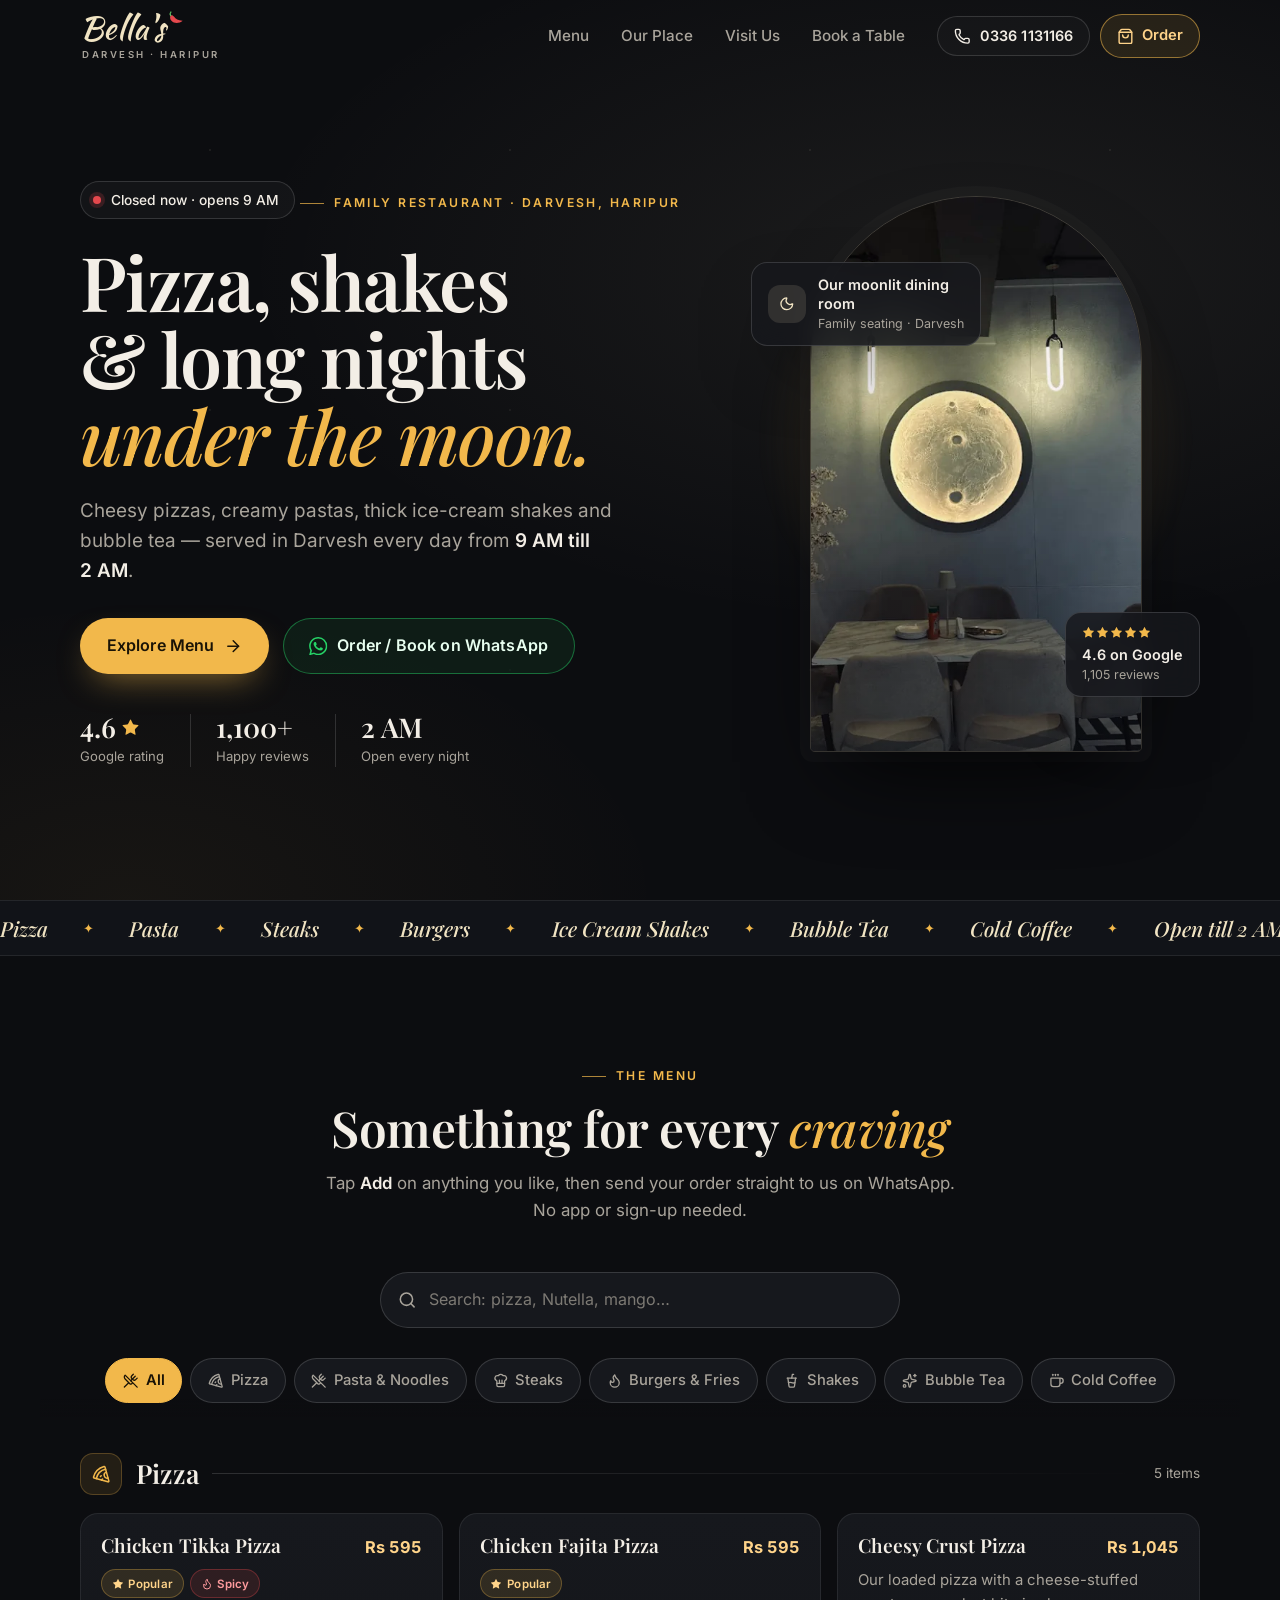
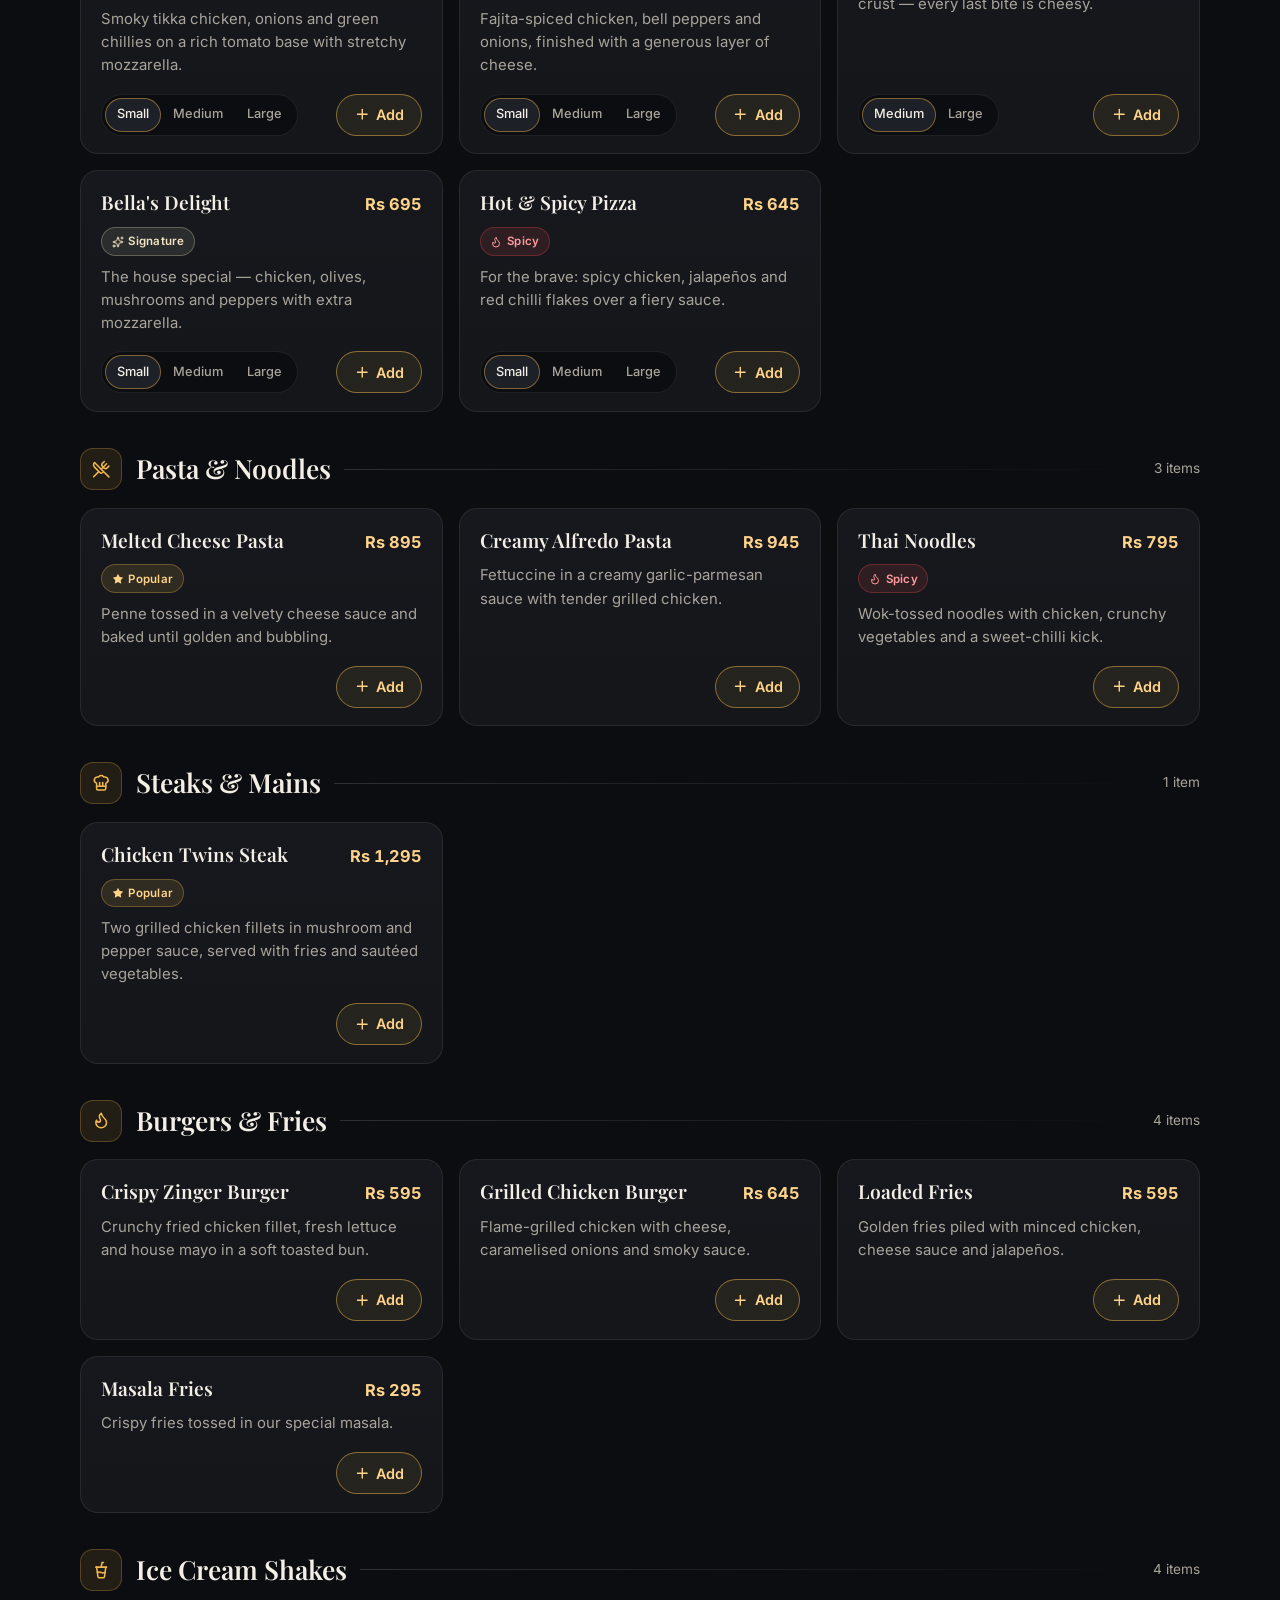
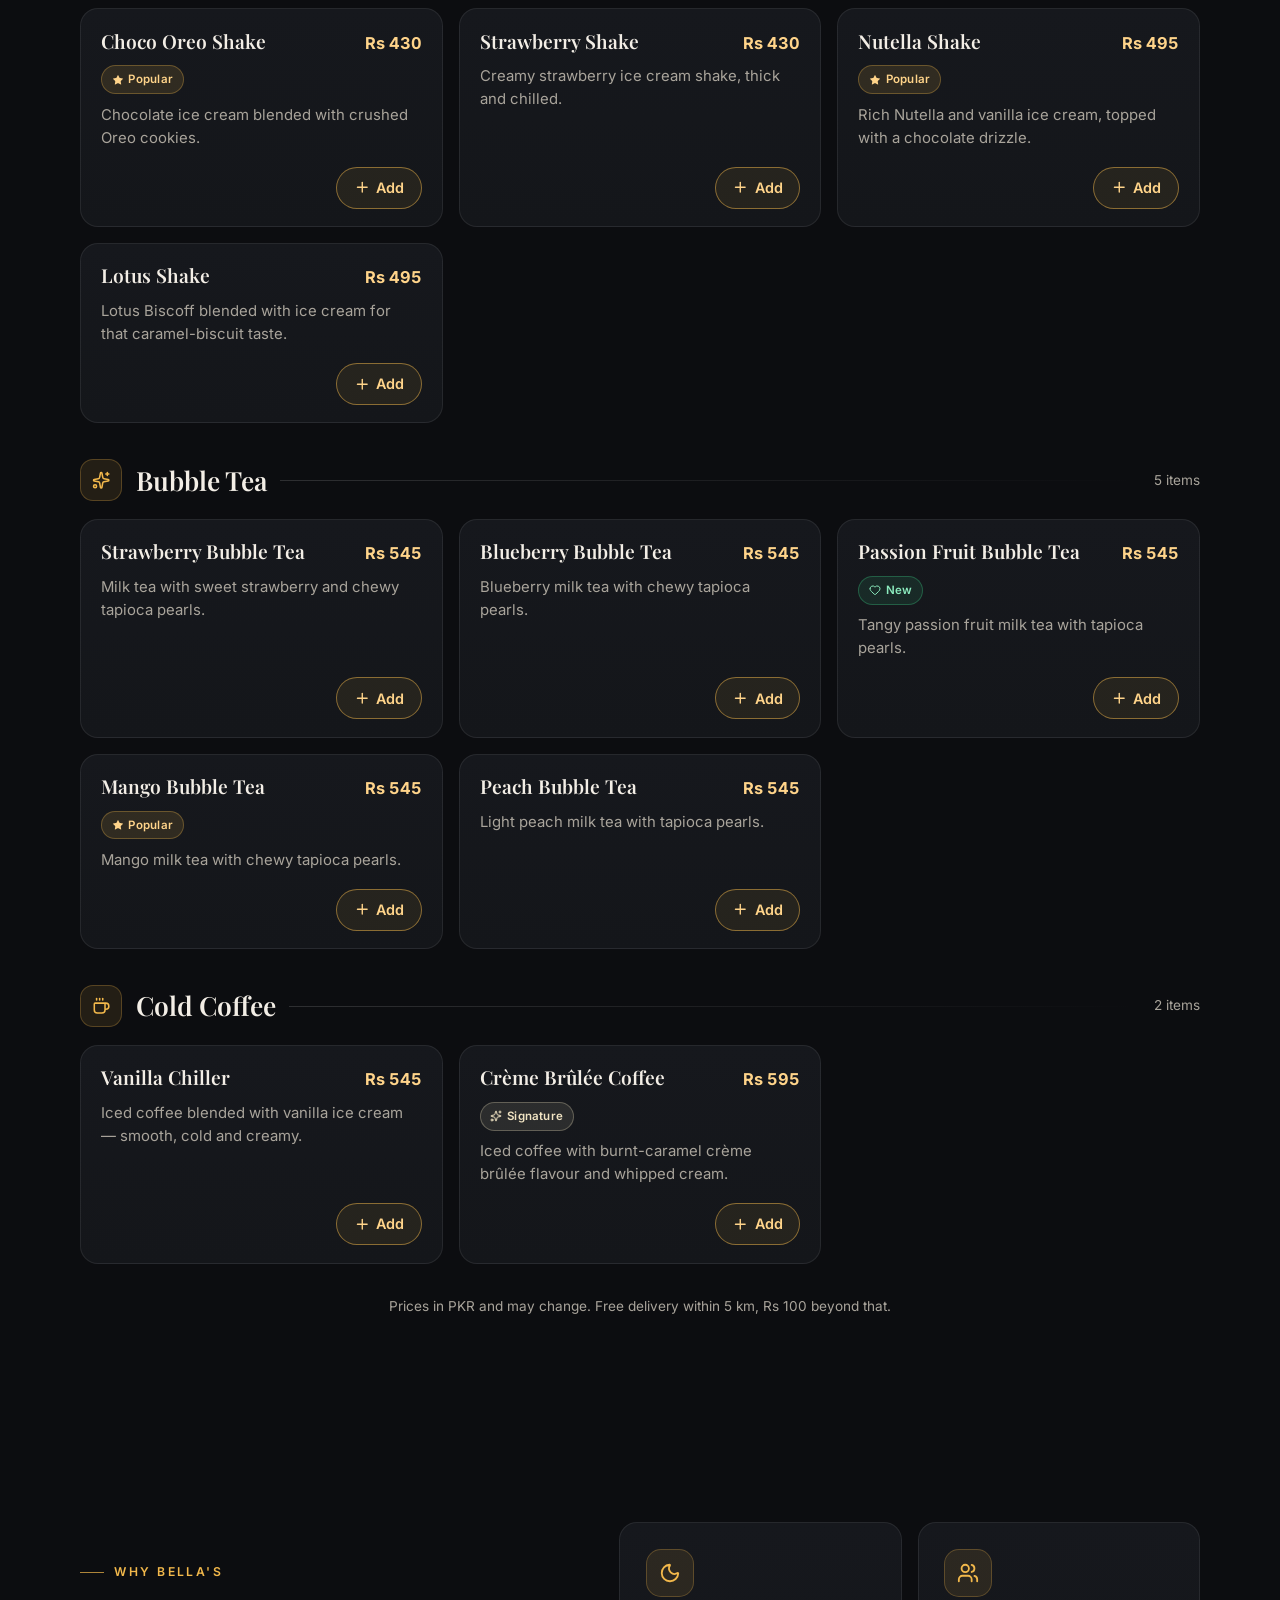
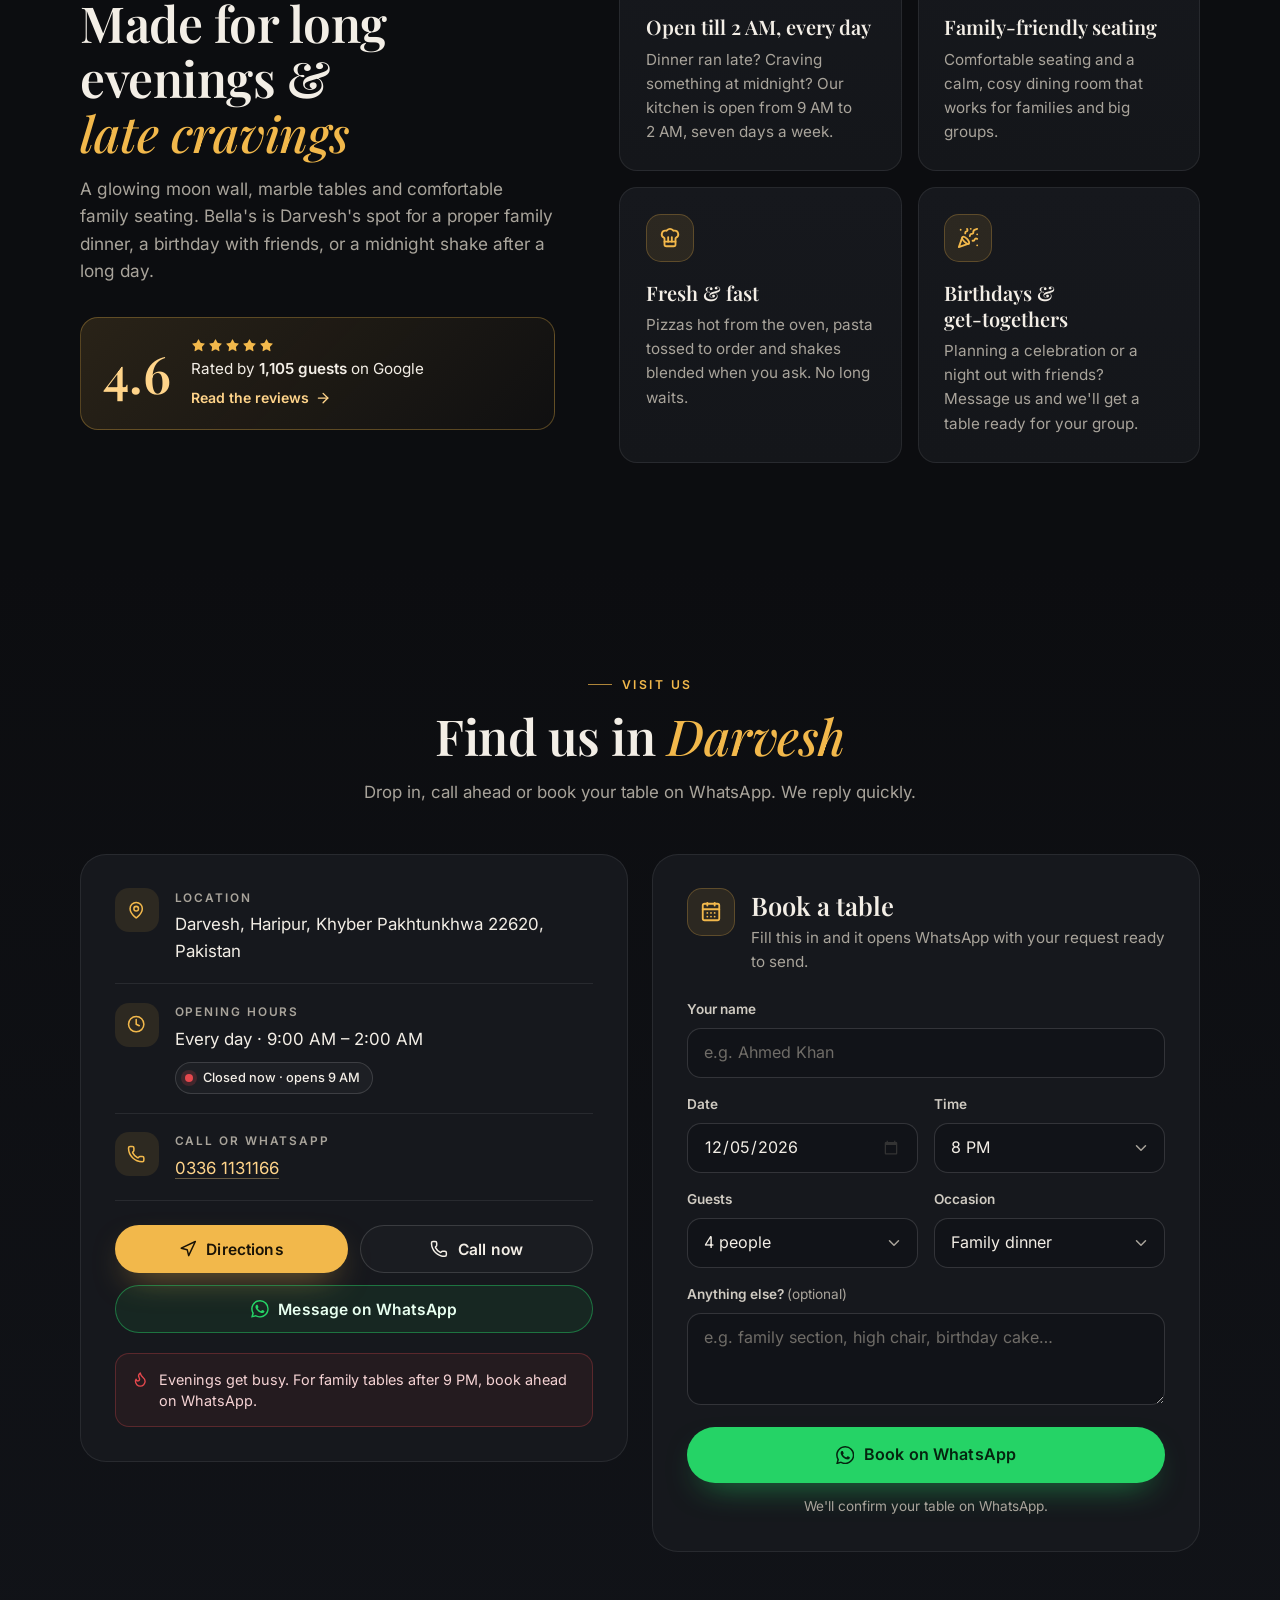
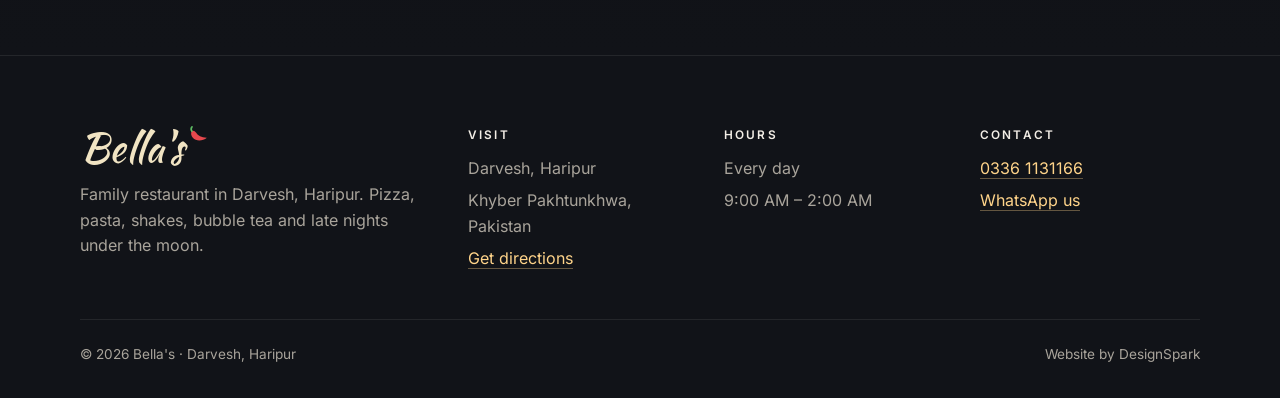
<file: bellas/classic/index.html>
<!DOCTYPE html>
<html lang="en">
<head>
  <meta charset="utf-8">
  <meta name="viewport" content="width=device-width, initial-scale=1, viewport-fit=cover">
  <title>Bella's — Family Restaurant in Darvesh, Haripur · Open till 2 AM</title>
  <meta name="description" content="Bella's is a family restaurant in Darvesh, Haripur serving pizza, pasta, steaks, ice-cream shakes, bubble tea and cold coffee. Open every day 9 AM – 2 AM. Order or book a table on WhatsApp: 0336 1131166.">
  <!-- DEMO VERSION: delete the next line when the site goes live so Google can index it. -->
  <meta name="robots" content="noindex, nofollow">
  <meta name="theme-color" content="#0C0D10">
  <meta property="og:type" content="restaurant">
  <meta property="og:title" content="Bella's — Darvesh, Haripur · Open till 2 AM">
  <meta property="og:description" content="Pizza, pasta, shakes & bubble tea. Order or book a table on WhatsApp.">
  <link rel="icon" href="../assets/img/favicon.svg" type="image/svg+xml">
  <link rel="preload" href="../assets/fonts/inter-var.woff2" as="font" type="font/woff2" crossorigin>
  <link rel="preload" href="../assets/fonts/playfair-var.woff2" as="font" type="font/woff2" crossorigin>
  <link rel="preload" href="../assets/fonts/kaushan-script.woff2" as="font" type="font/woff2" crossorigin>
  <link rel="stylesheet" href="css/styles.css">
  <script type="application/ld+json">
  {
    "@context": "https://schema.org",
    "@type": "Restaurant",
    "name": "Bella's",
    "servesCuisine": ["Pizza", "Pasta", "Steaks", "Burgers", "Shakes", "Bubble Tea", "Coffee"],
    "priceRange": "Rs 1,000 – 4,000",
    "telephone": "+923361131166",
    "acceptsReservations": "True",
    "address": {
      "@type": "PostalAddress",
      "addressLocality": "Darvesh, Haripur",
      "addressRegion": "Khyber Pakhtunkhwa",
      "postalCode": "22620",
      "addressCountry": "PK"
    },
    "openingHoursSpecification": [{
      "@type": "OpeningHoursSpecification",
      "dayOfWeek": ["Monday", "Tuesday", "Wednesday", "Thursday", "Friday", "Saturday", "Sunday"],
      "opens": "09:00",
      "closes": "02:00"
    }]
  }
  </script>
</head>
<body>
  <!-- Icon sprite (Lucide, ISC licence · WhatsApp glyph from Simple Icons, CC0) -->
  <svg width="0" height="0" style="position:absolute" aria-hidden="true" focusable="false">
    <defs>
      <symbol id="i-phone" viewBox="0 0 24 24"><path d="M13.832 16.568a1 1 0 0 0 1.213-.303l.355-.465A2 2 0 0 1 17 15h3a2 2 0 0 1 2 2v3a2 2 0 0 1-2 2A18 18 0 0 1 2 4a2 2 0 0 1 2-2h3a2 2 0 0 1 2 2v3a2 2 0 0 1-.8 1.6l-.468.351a1 1 0 0 0-.292 1.233 14 14 0 0 0 6.392 6.384" /></symbol>
      <symbol id="i-map-pin" viewBox="0 0 24 24"><path d="M20 10c0 4.993-5.539 10.193-7.399 11.799a1 1 0 0 1-1.202 0C9.539 20.193 4 14.993 4 10a8 8 0 0 1 16 0" /> <circle cx="12" cy="10" r="3" /></symbol>
      <symbol id="i-clock" viewBox="0 0 24 24"><circle cx="12" cy="12" r="10" /> <path d="M12 6v6l4 2" /></symbol>
      <symbol id="i-star" viewBox="0 0 24 24"><path d="M11.525 2.295a.53.53 0 0 1 .95 0l2.31 4.679a2.123 2.123 0 0 0 1.595 1.16l5.166.756a.53.53 0 0 1 .294.904l-3.736 3.638a2.123 2.123 0 0 0-.611 1.878l.882 5.14a.53.53 0 0 1-.771.56l-4.618-2.428a2.122 2.122 0 0 0-1.973 0L6.396 21.01a.53.53 0 0 1-.77-.56l.881-5.139a2.122 2.122 0 0 0-.611-1.879L2.16 9.795a.53.53 0 0 1 .294-.906l5.165-.755a2.122 2.122 0 0 0 1.597-1.16z" /></symbol>
      <symbol id="i-moon" viewBox="0 0 24 24"><path d="M20.985 12.486a9 9 0 1 1-9.473-9.472c.405-.022.617.46.402.803a6 6 0 0 0 8.268 8.268c.344-.215.825-.004.803.401" /></symbol>
      <symbol id="i-users" viewBox="0 0 24 24"><path d="M16 21v-2a4 4 0 0 0-4-4H6a4 4 0 0 0-4 4v2" /> <path d="M16 3.128a4 4 0 0 1 0 7.744" /> <path d="M22 21v-2a4 4 0 0 0-3-3.87" /> <circle cx="9" cy="7" r="4" /></symbol>
      <symbol id="i-flame" viewBox="0 0 24 24"><path d="M12 3q1 4 4 6.5t3 5.5a1 1 0 0 1-14 0 5 5 0 0 1 1-3 1 1 0 0 0 5 0c0-2-1.5-3-1.5-5q0-2 2.5-4" /></symbol>
      <symbol id="i-shopping-bag" viewBox="0 0 24 24"><path d="M16 10a4 4 0 0 1-8 0" /> <path d="M3.103 6.034h17.794" /> <path d="M3.4 5.467a2 2 0 0 0-.4 1.2V20a2 2 0 0 0 2 2h14a2 2 0 0 0 2-2V6.667a2 2 0 0 0-.4-1.2l-2-2.667A2 2 0 0 0 17 2H7a2 2 0 0 0-1.6.8z" /></symbol>
      <symbol id="i-plus" viewBox="0 0 24 24"><path d="M5 12h14" /> <path d="M12 5v14" /></symbol>
      <symbol id="i-minus" viewBox="0 0 24 24"><path d="M5 12h14" /></symbol>
      <symbol id="i-x" viewBox="0 0 24 24"><path d="M18 6 6 18" /> <path d="m6 6 12 12" /></symbol>
      <symbol id="i-search" viewBox="0 0 24 24"><path d="m21 21-4.34-4.34" /> <circle cx="11" cy="11" r="8" /></symbol>
      <symbol id="i-menu" viewBox="0 0 24 24"><path d="M4 5h16" /> <path d="M4 12h16" /> <path d="M4 19h16" /></symbol>
      <symbol id="i-arrow-right" viewBox="0 0 24 24"><path d="M5 12h14" /> <path d="m12 5 7 7-7 7" /></symbol>
      <symbol id="i-calendar-days" viewBox="0 0 24 24"><path d="M8 2v3" /> <path d="M16 2v3" /> <rect x="3" y="3" width="18" height="18" rx="2" /> <path d="M3 9h18" /> <path d="M8 13h.01" /> <path d="M12 13h.01" /> <path d="M16 13h.01" /> <path d="M8 17h.01" /> <path d="M12 17h.01" /> <path d="M16 17h.01" /></symbol>
      <symbol id="i-sparkles" viewBox="0 0 24 24"><path d="M11.017 2.814a1 1 0 0 1 1.966 0l1.051 5.558a2 2 0 0 0 1.594 1.594l5.558 1.051a1 1 0 0 1 0 1.966l-5.558 1.051a2 2 0 0 0-1.594 1.594l-1.051 5.558a1 1 0 0 1-1.966 0l-1.051-5.558a2 2 0 0 0-1.594-1.594l-5.558-1.051a1 1 0 0 1 0-1.966l5.558-1.051a2 2 0 0 0 1.594-1.594z" /> <path d="M20 2v4" /> <path d="M22 4h-4" /> <circle cx="4" cy="20" r="2" /></symbol>
      <symbol id="i-navigation" viewBox="0 0 24 24"><polygon points="3 11 22 2 13 21 11 13 3 11" /></symbol>
      <symbol id="i-pizza" viewBox="0 0 24 24"><path d="m12 14-1 1" /> <path d="m13.75 18.25-1.25 1.42" /> <path d="M17.775 5.654a15.68 15.68 0 0 0-12.121 12.12" /> <path d="M18.8 9.3a1 1 0 0 0 2.1 7.7" /> <path d="M21.964 20.732a1 1 0 0 1-1.232 1.232l-18-5a1 1 0 0 1-.695-1.232A19.68 19.68 0 0 1 15.732 2.037a1 1 0 0 1 1.232.695z" /></symbol>
      <symbol id="i-cup-soda" viewBox="0 0 24 24"><path d="m6 8 1.75 12.28a2 2 0 0 0 2 1.72h4.54a2 2 0 0 0 2-1.72L18 8" /> <path d="M5 8h14" /> <path d="M7 15a6.47 6.47 0 0 1 5 0 6.47 6.47 0 0 0 5 0" /> <path d="m12 8 1-6h2" /></symbol>
      <symbol id="i-coffee" viewBox="0 0 24 24"><path d="M10 2v2" /> <path d="M14 2v2" /> <path d="M16 8a1 1 0 0 1 1 1v8a4 4 0 0 1-4 4H7a4 4 0 0 1-4-4V9a1 1 0 0 1 1-1h14a4 4 0 1 1 0 8h-1" /> <path d="M6 2v2" /></symbol>
      <symbol id="i-utensils-crossed" viewBox="0 0 24 24"><path d="m16 2-2.3 2.3a3 3 0 0 0 0 4.2l1.8 1.8a3 3 0 0 0 4.2 0L22 8" /> <path d="M15 15 3.3 3.3a4.2 4.2 0 0 0 0 6l7.3 7.3c.7.7 2 .7 2.8 0L15 15Zm0 0 7 7" /> <path d="m2.1 21.8 6.4-6.3" /> <path d="m19 5-7 7" /></symbol>
      <symbol id="i-party-popper" viewBox="0 0 24 24"><path d="M5.8 11.3 2 22l10.7-3.79" /> <path d="M4 3h.01" /> <path d="M22 8h.01" /> <path d="M15 2h.01" /> <path d="M22 20h.01" /> <path d="m22 2-2.24.75a2.9 2.9 0 0 0-1.96 3.12c.1.86-.57 1.63-1.45 1.63h-.38c-.86 0-1.6.6-1.76 1.44L14 10" /> <path d="m22 13-.82-.33c-.86-.34-1.82.2-1.98 1.11c-.11.7-.72 1.22-1.43 1.22H17" /> <path d="m11 2 .33.82c.34.86-.2 1.82-1.11 1.98C9.52 4.9 9 5.52 9 6.23V7" /> <path d="M11 13c1.93 1.93 2.83 4.17 2 5-.83.83-3.07-.07-5-2-1.93-1.93-2.83-4.17-2-5 .83-.83 3.07.07 5 2Z" /></symbol>
      <symbol id="i-chef-hat" viewBox="0 0 24 24"><path d="M10 11v5" /> <path d="M14 11v5" /> <path d="M6 12.65c0-.457-.316-.844-.727-1.041A4 4 0 017.52 4.034a1.53 1.53 0 001.367-.547 4 4 0 016.225 0 1.53 1.53 0 001.367.547 4 4 0 012.248 7.575c-.411.197-.727.584-.727 1.04V19a2 2 0 01-2 2H8a2 2 0 01-2-2z" /> <path d="M6 16h12" /></symbol>
      <symbol id="i-trash-2" viewBox="0 0 24 24"><path d="M10 11v6" /> <path d="M14 11v6" /> <path d="M19 6v14a2 2 0 0 1-2 2H7a2 2 0 0 1-2-2V6" /> <path d="M3 6h18" /> <path d="M8 6V4a2 2 0 0 1 2-2h4a2 2 0 0 1 2 2v2" /></symbol>
      <symbol id="i-check" viewBox="0 0 24 24"><path d="M20 6 9 17l-5-5" /></symbol>
      <symbol id="i-heart" viewBox="0 0 24 24"><path d="M2 9.5a5.5 5.5 0 0 1 9.591-3.676.56.56 0 0 0 .818 0A5.49 5.49 0 0 1 22 9.5c0 2.29-1.5 4-3 5.5l-5.492 5.313a2 2 0 0 1-3 .019L5 15c-1.5-1.5-3-3.2-3-5.5" /></symbol>
      <symbol id="i-whatsapp" viewBox="0 0 24 24"><path fill="currentColor" stroke="none" d="M17.472 14.382c-.297-.149-1.758-.867-2.03-.967-.273-.099-.471-.148-.67.15-.197.297-.767.966-.94 1.164-.173.199-.347.223-.644.075-.297-.15-1.255-.463-2.39-1.475-.883-.788-1.48-1.761-1.653-2.059-.173-.297-.018-.458.13-.606.134-.133.298-.347.446-.52.149-.174.198-.298.298-.497.099-.198.05-.371-.025-.52-.075-.149-.669-1.612-.916-2.207-.242-.579-.487-.5-.669-.51-.173-.008-.371-.01-.57-.01-.198 0-.52.074-.792.372-.272.297-1.04 1.016-1.04 2.479 0 1.462 1.065 2.875 1.213 3.074.149.198 2.096 3.2 5.077 4.487.709.306 1.262.489 1.694.625.712.227 1.36.195 1.871.118.571-.085 1.758-.719 2.006-1.413.248-.694.248-1.289.173-1.413-.074-.124-.272-.198-.57-.347m-5.421 7.403h-.004a9.87 9.87 0 01-5.031-1.378l-.361-.214-3.741.982.998-3.648-.235-.374a9.86 9.86 0 01-1.51-5.26c.001-5.45 4.436-9.884 9.888-9.884 2.64 0 5.122 1.03 6.988 2.898a9.825 9.825 0 012.893 6.994c-.003 5.45-4.437 9.884-9.885 9.884m8.413-18.297A11.815 11.815 0 0012.05 0C5.495 0 .16 5.335.157 11.892c0 2.096.547 4.142 1.588 5.945L.057 24l6.305-1.654a11.882 11.882 0 005.683 1.448h.005c6.554 0 11.89-5.335 11.893-11.893a11.821 11.821 0 00-3.48-8.413Z"/></symbol>
    </defs>
  </svg>

  <a class="skip-link" href="#menu">Skip to menu</a>

  <!-- ============ NAVBAR ============ -->
  <header class="nav" data-nav>
    <div class="container nav__inner">
      <a class="brand" href="#top" aria-label="Bella's — back to top">
        <span class="brand__name">Bella's<svg class="brand__chili" viewBox="0 0 24 24" aria-hidden="true"><path d="M7.5 7.2c2.1-.2 3.4 1.2 4 3.3.9 3.6 3.9 7 9.5 8.7-5.6 2.2-12.4.4-14.6-4.7-1.1-2.5-.9-5.3 1.1-7.3z" fill="#E5484D"/><path d="M7.6 7.4C7 5.6 7.6 4 9.3 2.9" fill="none" stroke="#5DBB63" stroke-width="1.8" stroke-linecap="round"/></svg></span>
        <span class="brand__sub">Darvesh · Haripur</span>
      </a>

      <nav class="nav__links" id="nav-links" aria-label="Main">
        <a href="#menu">Menu</a>
        <a href="#about">Our Place</a>
        <a href="#visit">Visit Us</a>
        <a href="#book">Book a Table</a>
      </nav>

      <div class="nav__actions">
        <a class="btn btn--ghost btn--sm nav__call" href="tel:+923361131166" data-link="call">
          <svg class="icon" aria-hidden="true"><use href="#i-phone"></use></svg><span data-bind="phoneDisplay">0336 1131166</span>
        </a>
        <button class="cart-btn" type="button" data-open-cart aria-label="Open your order">
          <svg class="icon" aria-hidden="true"><use href="#i-shopping-bag"></use></svg>
          <span class="cart-btn__label">Order</span>
          <span class="cart-count" data-cart-count hidden>0</span>
        </button>
        <button class="nav__toggle" type="button" aria-expanded="false" aria-controls="nav-links" aria-label="Open menu" data-nav-toggle>
          <svg class="icon" aria-hidden="true"><use href="#i-menu"></use></svg>
        </button>
      </div>
    </div>
  </header>

  <main id="top">
    <!-- ============ HERO ============ -->
    <section class="hero" aria-labelledby="hero-title">
      <div class="hero__sky" aria-hidden="true"></div>
      <div class="container hero__grid">
        <div class="hero__copy">
          <p class="status" data-status>
            <span class="status__dot" aria-hidden="true"></span>
            <span data-status-text>Open every day · 9 AM – 2 AM</span>
          </p>
          <p class="eyebrow">Family Restaurant · Darvesh, Haripur</p>
          <h1 class="hero__title" id="hero-title">Pizza, shakes &amp; long nights <em>under the moon.</em></h1>
          <p class="hero__lead">Cheesy pizzas, creamy pastas, thick ice-cream shakes and bubble tea — served in Darvesh every day from <strong>9&nbsp;AM till 2&nbsp;AM</strong>.</p>
          <div class="hero__cta">
            <a class="btn btn--primary btn--lg" href="#menu">
              Explore Menu
              <svg class="icon" aria-hidden="true"><use href="#i-arrow-right"></use></svg>
            </a>
            <a class="btn btn--wa btn--lg" href="https://wa.me/923361131166" target="_blank" rel="noopener" data-link="whatsapp">
              <svg class="icon" aria-hidden="true"><use href="#i-whatsapp"></use></svg>
              Order / Book on WhatsApp
            </a>
          </div>
          <ul class="proof" aria-label="Highlights">
            <li>
              <span class="proof__big"><span data-bind="rating">4.6</span><svg class="icon icon--fill" aria-hidden="true"><use href="#i-star"></use></svg></span>
              <span class="proof__label">Google rating</span>
            </li>
            <li>
              <span class="proof__big">1,100+</span>
              <span class="proof__label">Happy reviews</span>
            </li>
            <li>
              <span class="proof__big">2 AM</span>
              <span class="proof__label">Open every night</span>
            </li>
          </ul>
        </div>

        <div class="hero__visual">
          <div class="moon-glow" aria-hidden="true"></div>
          <figure class="hero__photo">
            <picture>
              <source srcset="../assets/img/dining-room.webp" type="image/webp">
              <img src="../assets/img/dining-room.jpg" width="460" height="770" fetchpriority="high"
                   alt="Inside Bella's: the glowing moon wall above a marble dining table with grey chairs and pendant lights">
            </picture>
          </figure>
          <div class="float-card float-card--top">
            <span class="float-card__icon"><svg class="icon" aria-hidden="true"><use href="#i-moon"></use></svg></span>
            <span><strong>Our moonlit dining room</strong><small>Family seating · Darvesh</small></span>
          </div>
          <div class="float-card float-card--bottom">
            <span class="float-card__stars" aria-hidden="true">
              <svg class="icon icon--fill"><use href="#i-star"></use></svg><svg class="icon icon--fill"><use href="#i-star"></use></svg><svg class="icon icon--fill"><use href="#i-star"></use></svg><svg class="icon icon--fill"><use href="#i-star"></use></svg><svg class="icon icon--fill"><use href="#i-star"></use></svg>
            </span>
            <span><strong><span data-bind="rating">4.6</span> on Google</strong><small><span data-bind="reviewCount">1,105</span> reviews</small></span>
          </div>
        </div>
      </div>
    </section>

    <!-- ============ TICKER ============ -->
    <div class="ticker" aria-hidden="true">
      <div class="ticker__track">
        <span>Pizza</span><span>Pasta</span><span>Steaks</span><span>Burgers</span><span>Ice Cream Shakes</span><span>Bubble Tea</span><span>Cold Coffee</span><span>Open till 2 AM</span>
        <span>Pizza</span><span>Pasta</span><span>Steaks</span><span>Burgers</span><span>Ice Cream Shakes</span><span>Bubble Tea</span><span>Cold Coffee</span><span>Open till 2 AM</span>
      </div>
    </div>

    <!-- ============ MENU ============ -->
    <section class="section menu" id="menu" aria-labelledby="menu-title">
      <div class="container">
        <div class="section__head">
          <p class="eyebrow">The Menu</p>
          <h2 id="menu-title">Something for every <em>craving</em></h2>
          <p>Tap <strong>Add</strong> on anything you like, then send your order straight to us on WhatsApp. No app or sign-up needed.</p>
        </div>

        <label class="search">
          <svg class="icon" aria-hidden="true"><use href="#i-search"></use></svg>
          <span class="sr-only">Search the menu</span>
          <input class="search__input" type="search" placeholder="Search: pizza, Nutella, mango…" autocomplete="off" data-search>
        </label>

        <div class="tabs-wrap" data-tabs-wrap>
          <div class="tabs" role="tablist" aria-label="Menu categories" data-tabs></div>
        </div>

        <p class="menu__summary" data-menu-summary aria-live="polite"></p>
        <div class="menu__results" id="menu-panel" role="tabpanel" data-menu>
          <noscript><p class="menu__empty">Please enable JavaScript to see the menu, or call us on 0336 1131166.</p></noscript>
        </div>
        <p class="menu__note">Prices in PKR and may change. <span data-bind="deliveryInfo">Free delivery within 5 km, Rs 100 beyond that.</span></p>
      </div>
    </section>

    <!-- ============ WHY BELLA'S ============ -->
    <section class="section about" id="about" aria-labelledby="about-title">
      <div class="container about__grid">
        <div class="about__intro">
          <p class="eyebrow">Why Bella's</p>
          <h2 id="about-title">Made for long evenings &amp; <em>late cravings</em></h2>
          <p class="about__lead">A glowing moon wall, marble tables and comfortable family seating. Bella's is Darvesh's spot for a proper family dinner, a birthday with friends, or a midnight shake after a long day.</p>
          <a class="rating-card" href="https://maps.google.com/?cid=5048793112688946254" target="_blank" rel="noopener" data-link="maps">
            <span class="rating-card__score" data-bind="rating">4.6</span>
            <span class="rating-card__body">
              <span class="rating-card__stars" aria-hidden="true">
                <svg class="icon icon--fill"><use href="#i-star"></use></svg><svg class="icon icon--fill"><use href="#i-star"></use></svg><svg class="icon icon--fill"><use href="#i-star"></use></svg><svg class="icon icon--fill"><use href="#i-star"></use></svg><svg class="icon icon--fill"><use href="#i-star"></use></svg>
              </span>
              <span>Rated by <strong><span data-bind="reviewCount">1,105</span> guests</strong> on Google</span>
              <span class="rating-card__link">Read the reviews <svg class="icon" aria-hidden="true"><use href="#i-arrow-right"></use></svg></span>
            </span>
          </a>
        </div>

        <div class="features">
          <article class="feature">
            <span class="feature__icon"><svg class="icon" aria-hidden="true"><use href="#i-moon"></use></svg></span>
            <h3>Open till 2 AM, every day</h3>
            <p>Dinner ran late? Craving something at midnight? Our kitchen is open from 9&nbsp;AM to 2&nbsp;AM, seven days a week.</p>
          </article>
          <article class="feature">
            <span class="feature__icon"><svg class="icon" aria-hidden="true"><use href="#i-users"></use></svg></span>
            <h3>Family-friendly seating</h3>
            <p>Comfortable seating and a calm, cosy dining room that works for families and big groups.</p>
          </article>
          <article class="feature">
            <span class="feature__icon"><svg class="icon" aria-hidden="true"><use href="#i-chef-hat"></use></svg></span>
            <h3>Fresh &amp; fast</h3>
            <p>Pizzas hot from the oven, pasta tossed to order and shakes blended when you ask. No long waits.</p>
          </article>
          <article class="feature">
            <span class="feature__icon"><svg class="icon" aria-hidden="true"><use href="#i-party-popper"></use></svg></span>
            <h3>Birthdays &amp; get-togethers</h3>
            <p>Planning a celebration or a night out with friends? Message us and we'll get a table ready for your group.</p>
          </article>
        </div>
      </div>
    </section>

    <!-- ============ VISIT + BOOK ============ -->
    <section class="section visit" id="visit" aria-labelledby="visit-title">
      <div class="container">
        <div class="section__head">
          <p class="eyebrow">Visit Us</p>
          <h2 id="visit-title">Find us in <em>Darvesh</em></h2>
          <p>Drop in, call ahead or book your table on WhatsApp. We reply quickly.</p>
        </div>

        <div class="visit__grid">
          <div class="card info-card">
            <div class="info-row">
              <span class="info-row__icon"><svg class="icon" aria-hidden="true"><use href="#i-map-pin"></use></svg></span>
              <div>
                <h3>Location</h3>
                <p data-bind="address">Darvesh, Haripur, Khyber Pakhtunkhwa 22620, Pakistan</p>
              </div>
            </div>
            <div class="info-row">
              <span class="info-row__icon"><svg class="icon" aria-hidden="true"><use href="#i-clock"></use></svg></span>
              <div>
                <h3>Opening hours</h3>
                <p><span data-bind="days">Every day</span> · <span data-bind="hours">9:00 AM – 2:00 AM</span></p>
                <p class="status status--inline" data-status><span class="status__dot" aria-hidden="true"></span><span data-status-text>Open every day</span></p>
              </div>
            </div>
            <div class="info-row">
              <span class="info-row__icon"><svg class="icon" aria-hidden="true"><use href="#i-phone"></use></svg></span>
              <div>
                <h3>Call or WhatsApp</h3>
                <p><a class="inline-link" href="tel:+923361131166" data-link="call" data-bind="phoneDisplay">0336 1131166</a></p>
              </div>
            </div>

            <div class="visit__actions">
              <a class="btn btn--primary" href="https://maps.google.com/?cid=5048793112688946254" target="_blank" rel="noopener" data-link="maps">
                <svg class="icon" aria-hidden="true"><use href="#i-navigation"></use></svg>Directions
              </a>
              <a class="btn btn--ghost" href="tel:+923361131166" data-link="call">
                <svg class="icon" aria-hidden="true"><use href="#i-phone"></use></svg>Call now
              </a>
              <a class="btn btn--wa visit__wa" href="https://wa.me/923361131166" target="_blank" rel="noopener" data-link="whatsapp">
                <svg class="icon" aria-hidden="true"><use href="#i-whatsapp"></use></svg>Message on WhatsApp
              </a>
            </div>

            <p class="tip">
              <svg class="icon" aria-hidden="true"><use href="#i-flame"></use></svg>
              <span>Evenings get busy. For family tables after 9 PM, book ahead on WhatsApp.</span>
            </p>
          </div>

          <form class="card book-card" id="book" data-book-form novalidate>
            <div class="book-card__head">
              <span class="feature__icon"><svg class="icon" aria-hidden="true"><use href="#i-calendar-days"></use></svg></span>
              <div>
                <h3>Book a table</h3>
                <p>Fill this in and it opens WhatsApp with your request ready to send.</p>
              </div>
            </div>

            <div class="form-grid">
              <div class="field field--full">
                <label for="book-name">Your name</label>
                <input class="input" id="book-name" name="name" type="text" autocomplete="name" placeholder="e.g. Ahmed Khan" required>
              </div>
              <div class="field">
                <label for="book-date">Date</label>
                <input class="input" id="book-date" name="date" type="date" required data-book-date>
              </div>
              <div class="field">
                <label for="book-time">Time</label>
                <select class="input" id="book-time" name="time" required data-book-time></select>
              </div>
              <div class="field">
                <label for="book-guests">Guests</label>
                <select class="input" id="book-guests" name="guests" required>
                  <option>2 people</option><option>3 people</option><option selected>4 people</option><option>5 people</option>
                  <option>6 people</option><option>8 people</option><option>10 people</option><option>12+ people</option>
                </select>
              </div>
              <div class="field">
                <label for="book-occasion">Occasion</label>
                <select class="input" id="book-occasion" name="occasion">
                  <option>Family dinner</option><option>Birthday</option><option>Friends night out</option><option>Business meal</option><option>Other</option>
                </select>
              </div>
              <div class="field field--full">
                <label for="book-note">Anything else? <span class="optional">(optional)</span></label>
                <textarea class="input" id="book-note" name="note" rows="3" placeholder="e.g. family section, high chair, birthday cake…"></textarea>
              </div>
            </div>

            <button class="btn btn--wa-solid btn--lg btn--block" type="submit">
              <svg class="icon" aria-hidden="true"><use href="#i-whatsapp"></use></svg>Book on WhatsApp
            </button>
            <p class="form-hint">We'll confirm your table on WhatsApp.</p>
          </form>
        </div>
      </div>
    </section>
  </main>

  <!-- ============ FOOTER ============ -->
  <footer class="footer">
    <div class="container">
      <div class="footer__grid">
        <div class="footer__brand">
          <span class="brand__name">Bella's<svg class="brand__chili" viewBox="0 0 24 24" aria-hidden="true"><path d="M7.5 7.2c2.1-.2 3.4 1.2 4 3.3.9 3.6 3.9 7 9.5 8.7-5.6 2.2-12.4.4-14.6-4.7-1.1-2.5-.9-5.3 1.1-7.3z" fill="#E5484D"/><path d="M7.6 7.4C7 5.6 7.6 4 9.3 2.9" fill="none" stroke="#5DBB63" stroke-width="1.8" stroke-linecap="round"/></svg></span>
          <p>Family restaurant in Darvesh, Haripur. Pizza, pasta, shakes, bubble tea and late nights under the moon.</p>
        </div>
        <div>
          <h3 class="footer__title">Visit</h3>
          <p data-bind="area">Darvesh, Haripur</p>
          <p>Khyber Pakhtunkhwa, Pakistan</p>
          <a class="inline-link" href="https://maps.google.com/?cid=5048793112688946254" target="_blank" rel="noopener" data-link="maps">Get directions</a>
        </div>
        <div>
          <h3 class="footer__title">Hours</h3>
          <p data-bind="days">Every day</p>
          <p data-bind="hours">9:00 AM – 2:00 AM</p>
        </div>
        <div>
          <h3 class="footer__title">Contact</h3>
          <p><a class="inline-link" href="tel:+923361131166" data-link="call" data-bind="phoneDisplay">0336 1131166</a></p>
          <p><a class="inline-link" href="https://wa.me/923361131166" target="_blank" rel="noopener" data-link="whatsapp">WhatsApp us</a></p>
        </div>
      </div>
      <div class="footer__bottom">
        <p>© <span data-bind="year">2026</span> Bella's · Darvesh, Haripur</p>
        <p data-credit>Website by DesignSpark</p>
      </div>
    </div>
  </footer>

  <!-- ============ FLOATING ORDER PILL (desktop/tablet) ============ -->
  <button class="cart-pill" type="button" data-open-cart data-cart-pill aria-label="View your order">
    <svg class="icon" aria-hidden="true"><use href="#i-shopping-bag"></use></svg>
    <span data-cart-pill-text>Your order</span>
    <span class="cart-pill__cta">View <svg class="icon" aria-hidden="true"><use href="#i-arrow-right"></use></svg></span>
  </button>

  <!-- ============ MOBILE QUICK ACTIONS ============ -->
  <nav class="action-bar" aria-label="Quick actions">
    <a class="action-bar__btn" href="tel:+923361131166" data-link="call">
      <svg class="icon" aria-hidden="true"><use href="#i-phone"></use></svg><span>Call</span>
    </a>
    <a class="action-bar__btn" href="https://maps.google.com/?cid=5048793112688946254" target="_blank" rel="noopener" data-link="maps">
      <svg class="icon" aria-hidden="true"><use href="#i-navigation"></use></svg><span>Directions</span>
    </a>
    <a class="action-bar__btn action-bar__main" href="https://wa.me/923361131166" target="_blank" rel="noopener" data-link="whatsapp" data-action-order>
      <svg class="icon" aria-hidden="true"><use href="#i-whatsapp"></use></svg>
      <span data-action-order-label>WhatsApp</span>
      <span class="cart-count" data-cart-count hidden>0</span>
    </a>
  </nav>

  <!-- ============ ORDER DRAWER ============ -->
  <dialog class="drawer" data-cart-dialog aria-labelledby="cart-title">
    <div class="drawer__panel">
      <header class="drawer__head">
        <div>
          <p class="eyebrow eyebrow--plain">WhatsApp order</p>
          <h2 id="cart-title">Your order</h2>
        </div>
        <button class="icon-btn" type="button" data-close-cart aria-label="Close order">
          <svg class="icon" aria-hidden="true"><use href="#i-x"></use></svg>
        </button>
      </header>

      <div class="drawer__body">
        <div class="cart-empty" data-cart-empty>
          <span class="cart-empty__icon"><svg class="icon" aria-hidden="true"><use href="#i-shopping-bag"></use></svg></span>
          <h3>Your order is empty</h3>
          <p>Add a few favourites from the menu. You'll send the order to us on WhatsApp at the end.</p>
          <button class="btn btn--primary" type="button" data-browse-menu>Browse the menu</button>
        </div>

        <div data-cart-filled hidden>
          <ul class="cart-lines" data-cart-lines></ul>

          <form class="order-form" id="order-form" data-order-form novalidate>
            <fieldset class="field">
              <legend class="legend">How would you like it?</legend>
              <div class="seg">
                <input type="radio" name="type" id="type-delivery" value="delivery" checked>
                <label for="type-delivery">Delivery</label>
                <input type="radio" name="type" id="type-pickup" value="pickup">
                <label for="type-pickup">Pickup</label>
                <input type="radio" name="type" id="type-dinein" value="dinein">
                <label for="type-dinein">Dine-in</label>
              </div>
            </fieldset>
            <div class="field">
              <label for="order-name">Your name</label>
              <input class="input" id="order-name" name="name" type="text" autocomplete="name" placeholder="e.g. Sara" required>
            </div>
            <div class="field" data-address-field>
              <label for="order-address">Delivery address</label>
              <textarea class="input" id="order-address" name="address" rows="2" autocomplete="street-address" placeholder="House / street / nearby landmark" required></textarea>
            </div>
            <fieldset class="field" data-distance-field>
              <legend class="legend">How far are you from Bella's?</legend>
              <div class="seg seg--2" data-distance-options></div>
            </fieldset>
            <div class="field">
              <label for="order-note">Note for the kitchen <span class="optional">(optional)</span></label>
              <input class="input" id="order-note" name="note" type="text" placeholder="e.g. less spicy, extra sauce">
            </div>
          </form>
        </div>
      </div>

      <footer class="drawer__foot" data-cart-foot hidden>
        <div class="drawer__total drawer__total--sub"><span>Subtotal</span><span data-cart-total>Rs 0</span></div>
        <div class="drawer__total drawer__total--sub" data-delivery-row hidden><span>Delivery</span><span data-cart-delivery>Free</span></div>
        <div class="drawer__total"><span>Total</span><strong data-cart-grand>Rs 0</strong></div>
        <button class="btn btn--wa-solid btn--lg btn--block" type="submit" form="order-form">
          <svg class="icon" aria-hidden="true"><use href="#i-whatsapp"></use></svg>Send order on WhatsApp
        </button>
        <button class="link-btn" type="button" data-clear-cart>
          <svg class="icon" aria-hidden="true"><use href="#i-trash-2"></use></svg>Clear order
        </button>
      </footer>
    </div>
  </dialog>

  <div class="toast" role="status" aria-live="polite" data-toast>
    <svg class="icon" aria-hidden="true"><use href="#i-check"></use></svg><span></span>
  </div>

  <script src="../js/menu-data.js"></script>
  <script src="../js/app.js"></script>
</body>
</html>
</file>
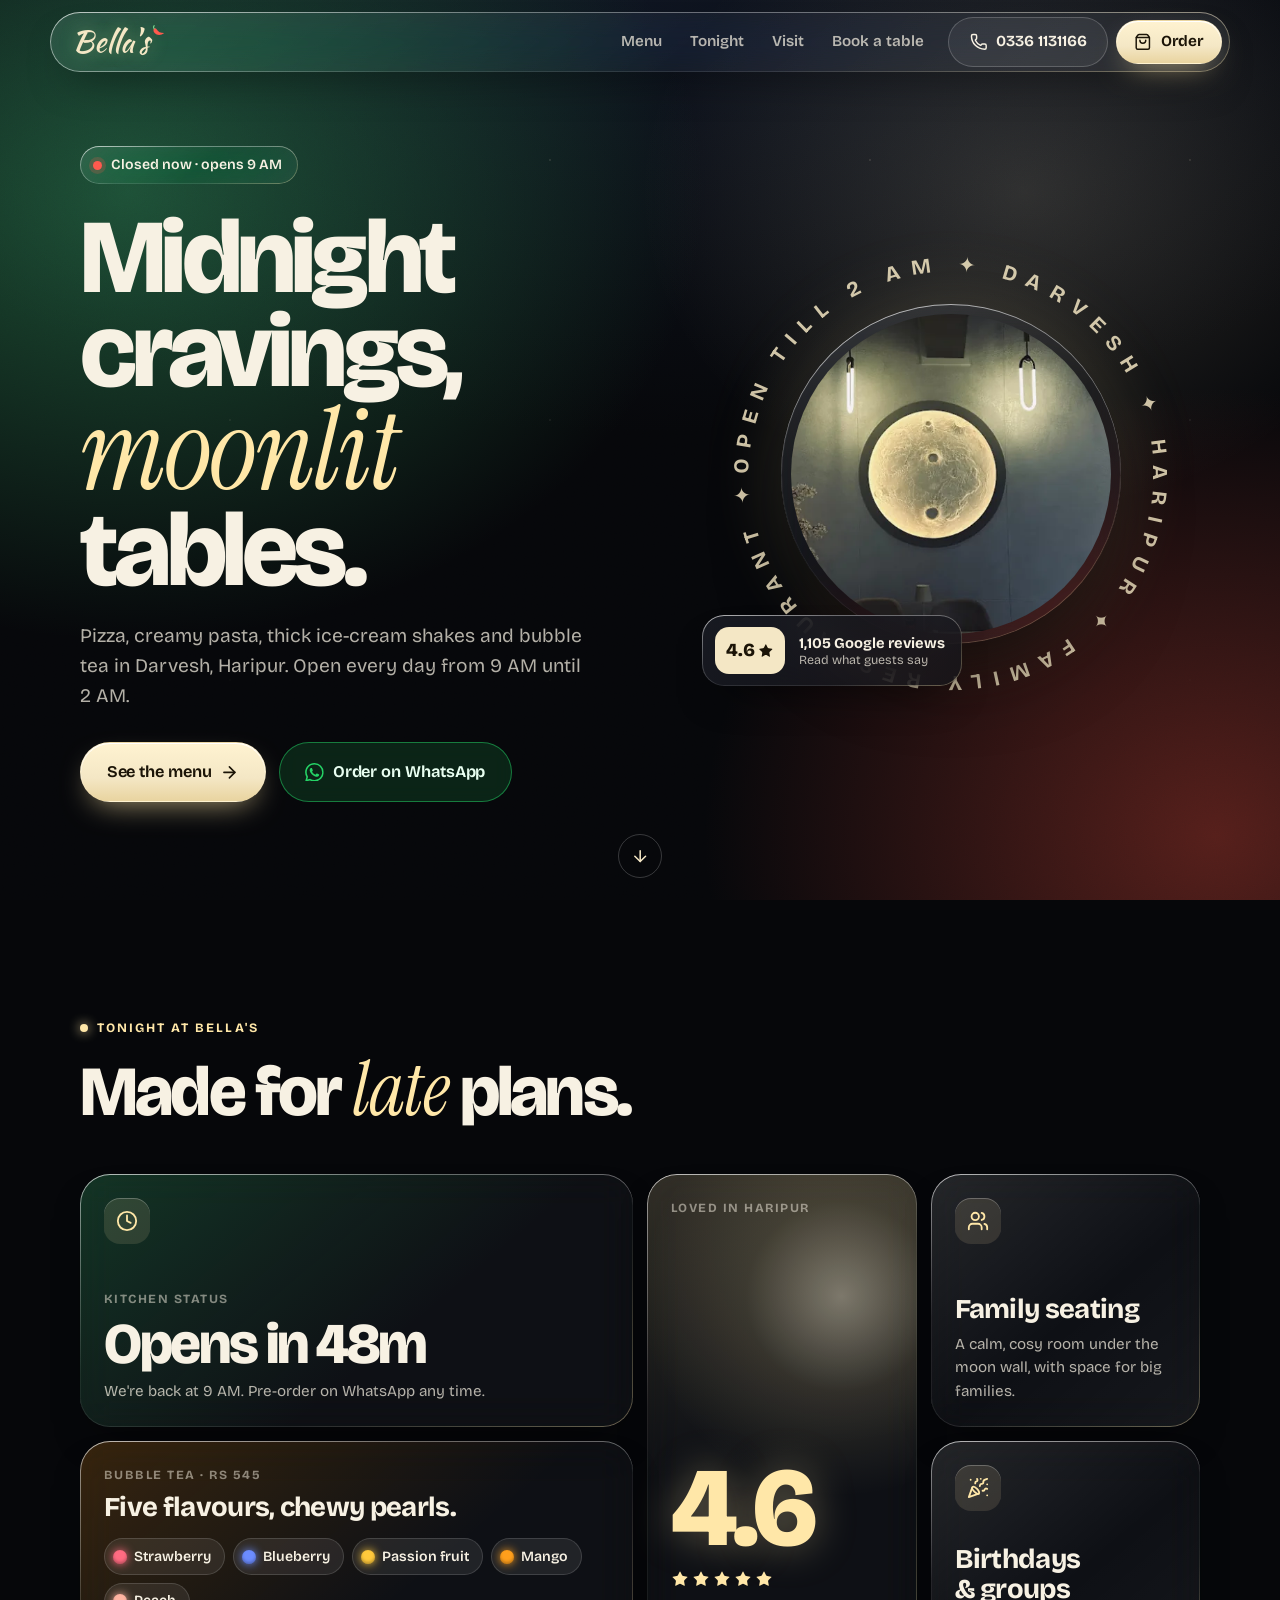
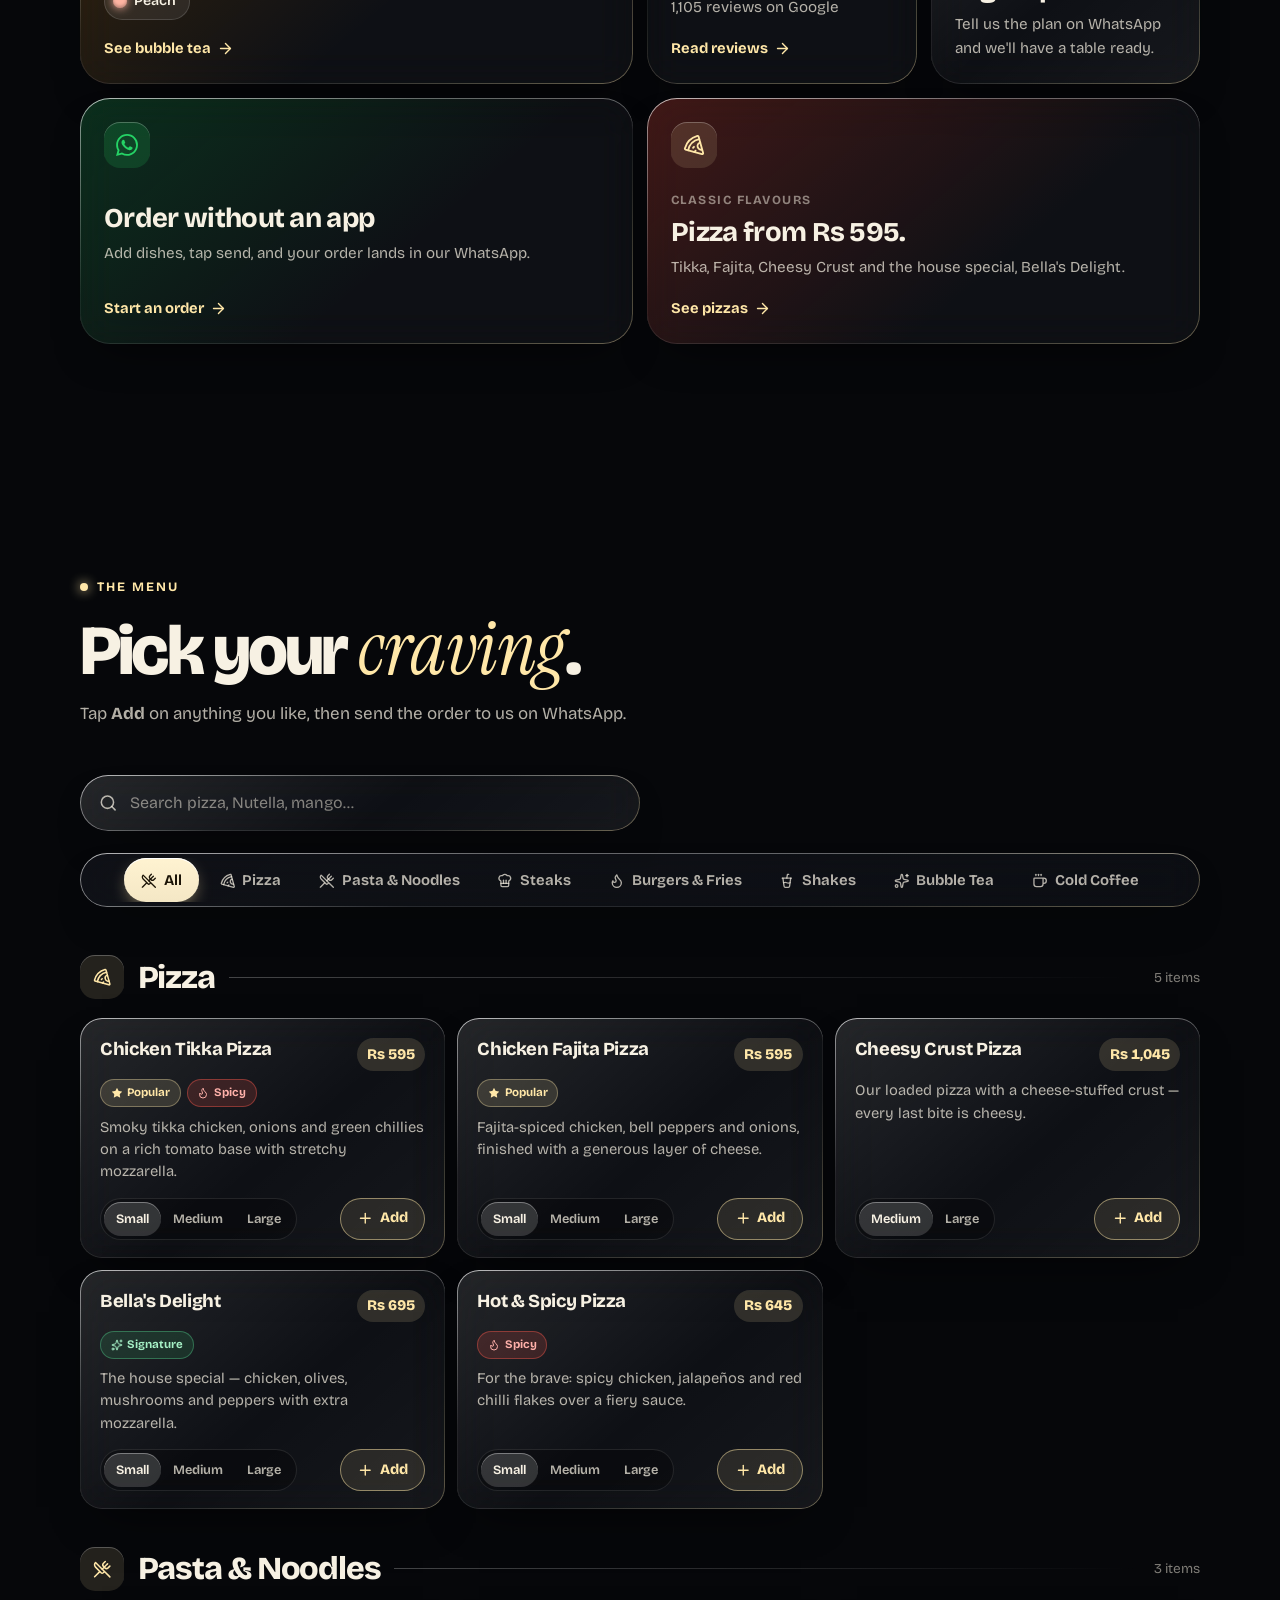
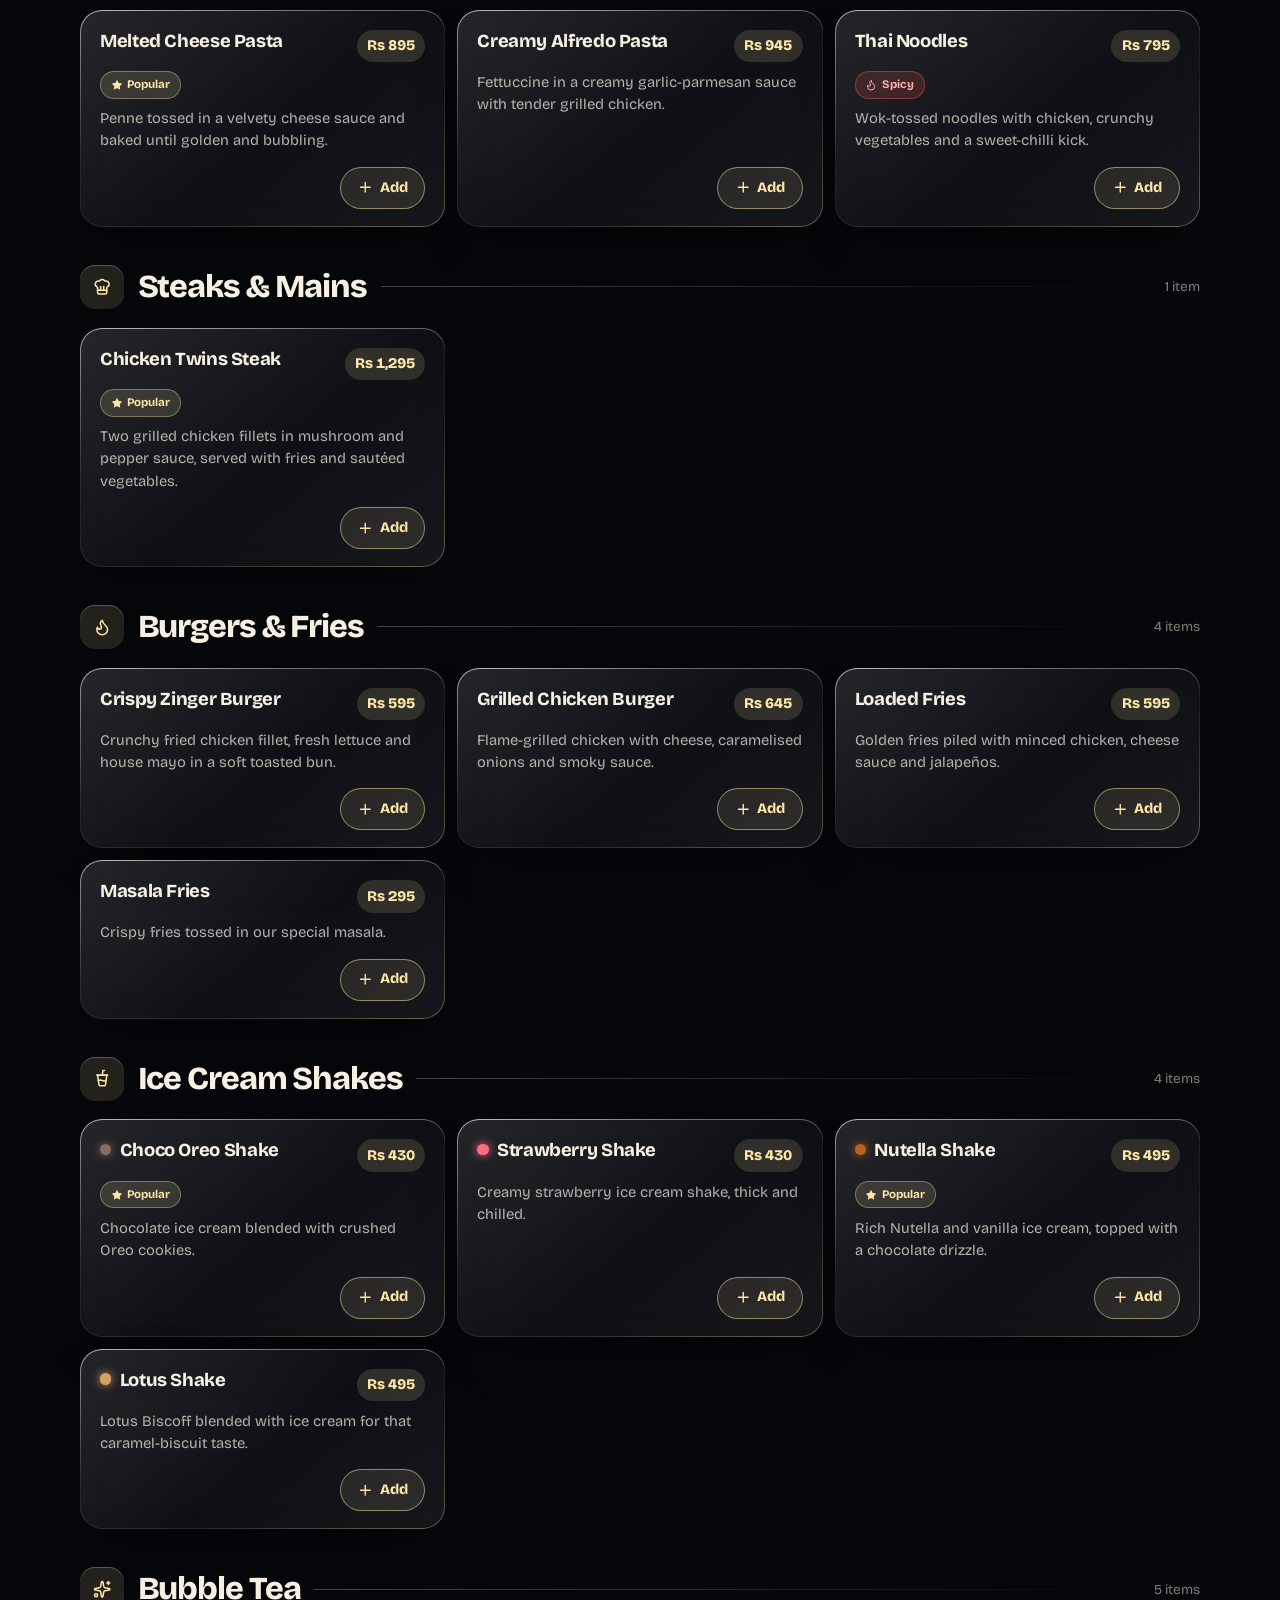
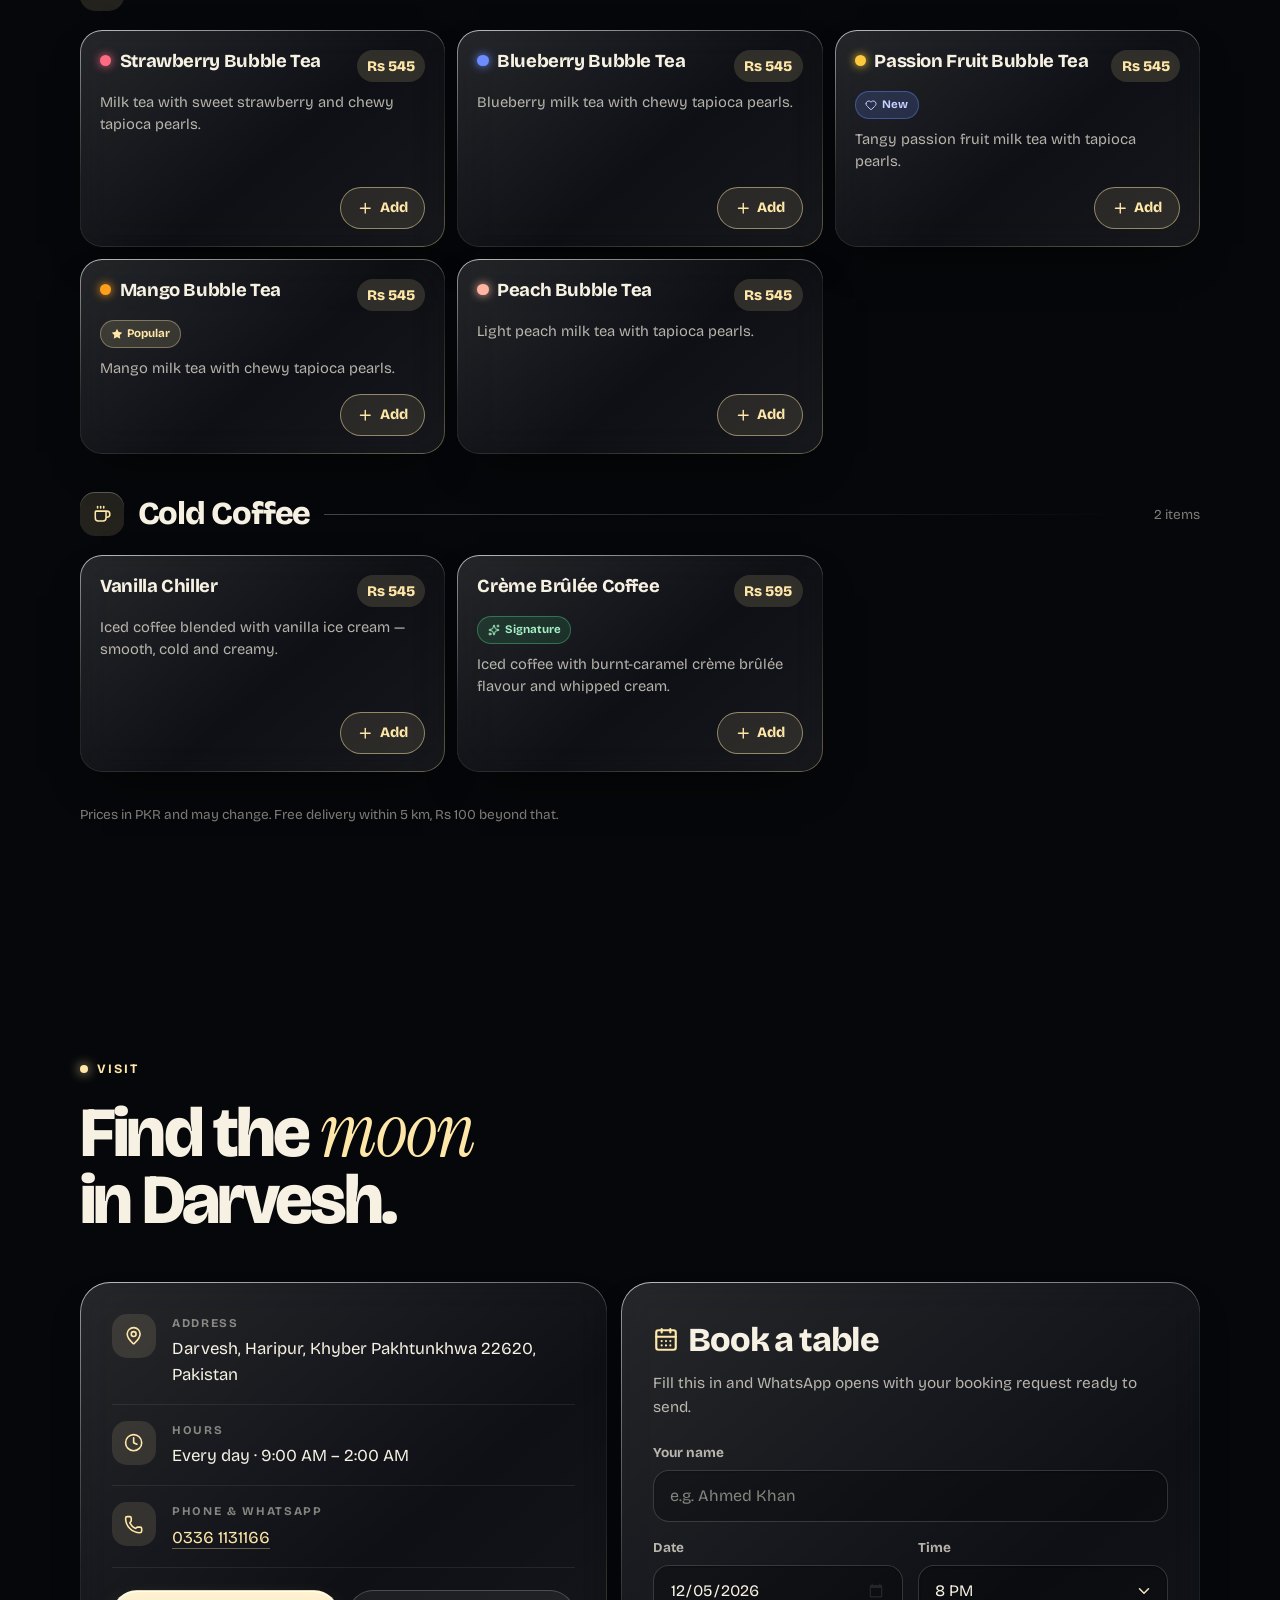
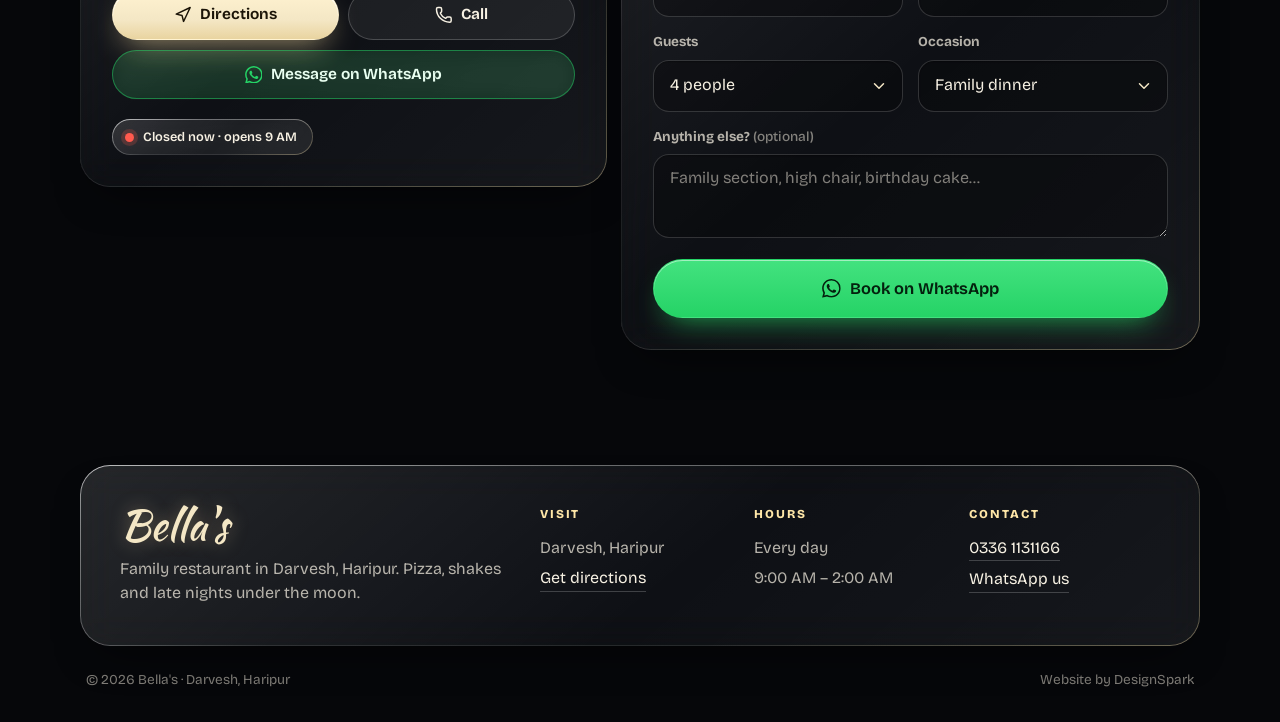
<file: bellas/glass/index.html>
<!DOCTYPE html>
<html lang="en">
<head>
  <meta charset="utf-8">
  <meta name="viewport" content="width=device-width, initial-scale=1, viewport-fit=cover">
  <title>Bella's · Darvesh, Haripur · Open till 2 AM</title>
  <meta name="description" content="Bella's, Darvesh, Haripur: pizza, pasta, steaks, ice-cream shakes, bubble tea and cold coffee. Open every day 9 AM – 2 AM. Order or book on WhatsApp: 0336 1131166.">
  <!-- DEMO VERSION: delete the next line when the site goes live. -->
  <meta name="robots" content="noindex, nofollow">
  <meta name="theme-color" content="#06070A">
  <link rel="icon" href="../assets/img/favicon.svg" type="image/svg+xml">
  <link rel="preload" href="fonts/bricolage-var.woff2" as="font" type="font/woff2" crossorigin>
  <link rel="stylesheet" href="glass.css">
</head>
<body>
  <svg width="0" height="0" style="position:absolute" aria-hidden="true" focusable="false">
    <defs>
      <symbol id="i-phone" viewBox="0 0 24 24"><path d="M13.832 16.568a1 1 0 0 0 1.213-.303l.355-.465A2 2 0 0 1 17 15h3a2 2 0 0 1 2 2v3a2 2 0 0 1-2 2A18 18 0 0 1 2 4a2 2 0 0 1 2-2h3a2 2 0 0 1 2 2v3a2 2 0 0 1-.8 1.6l-.468.351a1 1 0 0 0-.292 1.233 14 14 0 0 0 6.392 6.384" /></symbol>
      <symbol id="i-map-pin" viewBox="0 0 24 24"><path d="M20 10c0 4.993-5.539 10.193-7.399 11.799a1 1 0 0 1-1.202 0C9.539 20.193 4 14.993 4 10a8 8 0 0 1 16 0" /> <circle cx="12" cy="10" r="3" /></symbol>
      <symbol id="i-clock" viewBox="0 0 24 24"><circle cx="12" cy="12" r="10" /> <path d="M12 6v6l4 2" /></symbol>
      <symbol id="i-star" viewBox="0 0 24 24"><path d="M11.525 2.295a.53.53 0 0 1 .95 0l2.31 4.679a2.123 2.123 0 0 0 1.595 1.16l5.166.756a.53.53 0 0 1 .294.904l-3.736 3.638a2.123 2.123 0 0 0-.611 1.878l.882 5.14a.53.53 0 0 1-.771.56l-4.618-2.428a2.122 2.122 0 0 0-1.973 0L6.396 21.01a.53.53 0 0 1-.77-.56l.881-5.139a2.122 2.122 0 0 0-.611-1.879L2.16 9.795a.53.53 0 0 1 .294-.906l5.165-.755a2.122 2.122 0 0 0 1.597-1.16z" /></symbol>
      <symbol id="i-moon" viewBox="0 0 24 24"><path d="M20.985 12.486a9 9 0 1 1-9.473-9.472c.405-.022.617.46.402.803a6 6 0 0 0 8.268 8.268c.344-.215.825-.004.803.401" /></symbol>
      <symbol id="i-users" viewBox="0 0 24 24"><path d="M16 21v-2a4 4 0 0 0-4-4H6a4 4 0 0 0-4 4v2" /> <path d="M16 3.128a4 4 0 0 1 0 7.744" /> <path d="M22 21v-2a4 4 0 0 0-3-3.87" /> <circle cx="9" cy="7" r="4" /></symbol>
      <symbol id="i-flame" viewBox="0 0 24 24"><path d="M12 3q1 4 4 6.5t3 5.5a1 1 0 0 1-14 0 5 5 0 0 1 1-3 1 1 0 0 0 5 0c0-2-1.5-3-1.5-5q0-2 2.5-4" /></symbol>
      <symbol id="i-shopping-bag" viewBox="0 0 24 24"><path d="M16 10a4 4 0 0 1-8 0" /> <path d="M3.103 6.034h17.794" /> <path d="M3.4 5.467a2 2 0 0 0-.4 1.2V20a2 2 0 0 0 2 2h14a2 2 0 0 0 2-2V6.667a2 2 0 0 0-.4-1.2l-2-2.667A2 2 0 0 0 17 2H7a2 2 0 0 0-1.6.8z" /></symbol>
      <symbol id="i-plus" viewBox="0 0 24 24"><path d="M5 12h14" /> <path d="M12 5v14" /></symbol>
      <symbol id="i-minus" viewBox="0 0 24 24"><path d="M5 12h14" /></symbol>
      <symbol id="i-x" viewBox="0 0 24 24"><path d="M18 6 6 18" /> <path d="m6 6 12 12" /></symbol>
      <symbol id="i-search" viewBox="0 0 24 24"><path d="m21 21-4.34-4.34" /> <circle cx="11" cy="11" r="8" /></symbol>
      <symbol id="i-menu" viewBox="0 0 24 24"><path d="M4 5h16" /> <path d="M4 12h16" /> <path d="M4 19h16" /></symbol>
      <symbol id="i-arrow-right" viewBox="0 0 24 24"><path d="M5 12h14" /> <path d="m12 5 7 7-7 7" /></symbol>
      <symbol id="i-calendar-days" viewBox="0 0 24 24"><path d="M8 2v3" /> <path d="M16 2v3" /> <rect x="3" y="3" width="18" height="18" rx="2" /> <path d="M3 9h18" /> <path d="M8 13h.01" /> <path d="M12 13h.01" /> <path d="M16 13h.01" /> <path d="M8 17h.01" /> <path d="M12 17h.01" /> <path d="M16 17h.01" /></symbol>
      <symbol id="i-sparkles" viewBox="0 0 24 24"><path d="M11.017 2.814a1 1 0 0 1 1.966 0l1.051 5.558a2 2 0 0 0 1.594 1.594l5.558 1.051a1 1 0 0 1 0 1.966l-5.558 1.051a2 2 0 0 0-1.594 1.594l-1.051 5.558a1 1 0 0 1-1.966 0l-1.051-5.558a2 2 0 0 0-1.594-1.594l-5.558-1.051a1 1 0 0 1 0-1.966l5.558-1.051a2 2 0 0 0 1.594-1.594z" /> <path d="M20 2v4" /> <path d="M22 4h-4" /> <circle cx="4" cy="20" r="2" /></symbol>
      <symbol id="i-navigation" viewBox="0 0 24 24"><polygon points="3 11 22 2 13 21 11 13 3 11" /></symbol>
      <symbol id="i-pizza" viewBox="0 0 24 24"><path d="m12 14-1 1" /> <path d="m13.75 18.25-1.25 1.42" /> <path d="M17.775 5.654a15.68 15.68 0 0 0-12.121 12.12" /> <path d="M18.8 9.3a1 1 0 0 0 2.1 7.7" /> <path d="M21.964 20.732a1 1 0 0 1-1.232 1.232l-18-5a1 1 0 0 1-.695-1.232A19.68 19.68 0 0 1 15.732 2.037a1 1 0 0 1 1.232.695z" /></symbol>
      <symbol id="i-cup-soda" viewBox="0 0 24 24"><path d="m6 8 1.75 12.28a2 2 0 0 0 2 1.72h4.54a2 2 0 0 0 2-1.72L18 8" /> <path d="M5 8h14" /> <path d="M7 15a6.47 6.47 0 0 1 5 0 6.47 6.47 0 0 0 5 0" /> <path d="m12 8 1-6h2" /></symbol>
      <symbol id="i-coffee" viewBox="0 0 24 24"><path d="M10 2v2" /> <path d="M14 2v2" /> <path d="M16 8a1 1 0 0 1 1 1v8a4 4 0 0 1-4 4H7a4 4 0 0 1-4-4V9a1 1 0 0 1 1-1h14a4 4 0 1 1 0 8h-1" /> <path d="M6 2v2" /></symbol>
      <symbol id="i-utensils-crossed" viewBox="0 0 24 24"><path d="m16 2-2.3 2.3a3 3 0 0 0 0 4.2l1.8 1.8a3 3 0 0 0 4.2 0L22 8" /> <path d="M15 15 3.3 3.3a4.2 4.2 0 0 0 0 6l7.3 7.3c.7.7 2 .7 2.8 0L15 15Zm0 0 7 7" /> <path d="m2.1 21.8 6.4-6.3" /> <path d="m19 5-7 7" /></symbol>
      <symbol id="i-party-popper" viewBox="0 0 24 24"><path d="M5.8 11.3 2 22l10.7-3.79" /> <path d="M4 3h.01" /> <path d="M22 8h.01" /> <path d="M15 2h.01" /> <path d="M22 20h.01" /> <path d="m22 2-2.24.75a2.9 2.9 0 0 0-1.96 3.12c.1.86-.57 1.63-1.45 1.63h-.38c-.86 0-1.6.6-1.76 1.44L14 10" /> <path d="m22 13-.82-.33c-.86-.34-1.82.2-1.98 1.11c-.11.7-.72 1.22-1.43 1.22H17" /> <path d="m11 2 .33.82c.34.86-.2 1.82-1.11 1.98C9.52 4.9 9 5.52 9 6.23V7" /> <path d="M11 13c1.93 1.93 2.83 4.17 2 5-.83.83-3.07-.07-5-2-1.93-1.93-2.83-4.17-2-5 .83-.83 3.07.07 5 2Z" /></symbol>
      <symbol id="i-chef-hat" viewBox="0 0 24 24"><path d="M10 11v5" /> <path d="M14 11v5" /> <path d="M6 12.65c0-.457-.316-.844-.727-1.041A4 4 0 017.52 4.034a1.53 1.53 0 001.367-.547 4 4 0 016.225 0 1.53 1.53 0 001.367.547 4 4 0 012.248 7.575c-.411.197-.727.584-.727 1.04V19a2 2 0 01-2 2H8a2 2 0 01-2-2z" /> <path d="M6 16h12" /></symbol>
      <symbol id="i-trash-2" viewBox="0 0 24 24"><path d="M10 11v6" /> <path d="M14 11v6" /> <path d="M19 6v14a2 2 0 0 1-2 2H7a2 2 0 0 1-2-2V6" /> <path d="M3 6h18" /> <path d="M8 6V4a2 2 0 0 1 2-2h4a2 2 0 0 1 2 2v2" /></symbol>
      <symbol id="i-check" viewBox="0 0 24 24"><path d="M20 6 9 17l-5-5" /></symbol>
      <symbol id="i-heart" viewBox="0 0 24 24"><path d="M2 9.5a5.5 5.5 0 0 1 9.591-3.676.56.56 0 0 0 .818 0A5.49 5.49 0 0 1 22 9.5c0 2.29-1.5 4-3 5.5l-5.492 5.313a2 2 0 0 1-3 .019L5 15c-1.5-1.5-3-3.2-3-5.5" /></symbol>
      <symbol id="i-whatsapp" viewBox="0 0 24 24"><path fill="currentColor" stroke="none" d="M17.472 14.382c-.297-.149-1.758-.867-2.03-.967-.273-.099-.471-.148-.67.15-.197.297-.767.966-.94 1.164-.173.199-.347.223-.644.075-.297-.15-1.255-.463-2.39-1.475-.883-.788-1.48-1.761-1.653-2.059-.173-.297-.018-.458.13-.606.134-.133.298-.347.446-.52.149-.174.198-.298.298-.497.099-.198.05-.371-.025-.52-.075-.149-.669-1.612-.916-2.207-.242-.579-.487-.5-.669-.51-.173-.008-.371-.01-.57-.01-.198 0-.52.074-.792.372-.272.297-1.04 1.016-1.04 2.479 0 1.462 1.065 2.875 1.213 3.074.149.198 2.096 3.2 5.077 4.487.709.306 1.262.489 1.694.625.712.227 1.36.195 1.871.118.571-.085 1.758-.719 2.006-1.413.248-.694.248-1.289.173-1.413-.074-.124-.272-.198-.57-.347m-5.421 7.403h-.004a9.87 9.87 0 01-5.031-1.378l-.361-.214-3.741.982.998-3.648-.235-.374a9.86 9.86 0 01-1.51-5.26c.001-5.45 4.436-9.884 9.888-9.884 2.64 0 5.122 1.03 6.988 2.898a9.825 9.825 0 012.893 6.994c-.003 5.45-4.437 9.884-9.885 9.884m8.413-18.297A11.815 11.815 0 0012.05 0C5.495 0 .16 5.335.157 11.892c0 2.096.547 4.142 1.588 5.945L.057 24l6.305-1.654a11.882 11.882 0 005.683 1.448h.005c6.554 0 11.89-5.335 11.893-11.893a11.821 11.821 0 00-3.48-8.413Z"/></symbol>
    </defs>
  </svg>

  <!-- Night sky: moon, aurora in Bella's own colours, stars, grain -->
  <div class="sky" aria-hidden="true">
    <div class="sky__aurora sky__aurora--green"></div>
    <div class="sky__aurora sky__aurora--maroon"></div>
    <div class="sky__aurora sky__aurora--cream"></div>
    <div class="sky__stars"></div>
    <div class="sky__grain"></div>
  </div>

  <a class="skip-link" href="#menu">Skip to menu</a>

  <!-- ============ FLOATING NAV ============ -->
  <header class="nav" data-nav>
    <div class="nav__bar lg">
      <a class="brand" href="#top" aria-label="Bella's, back to top">
        <span class="brand__name">Bella's</span>
        <svg class="brand__chili" viewBox="0 0 24 24" aria-hidden="true"><path d="M7.5 7.2c2.1-.2 3.4 1.2 4 3.3.9 3.6 3.9 7 9.5 8.7-5.6 2.2-12.4.4-14.6-4.7-1.1-2.5-.9-5.3 1.1-7.3z" fill="#FF5A4E"/><path d="M7.6 7.4C7 5.6 7.6 4 9.3 2.9" fill="none" stroke="#7BD88F" stroke-width="1.8" stroke-linecap="round"/></svg>
      </a>

      <nav class="nav__links" id="nav-links" aria-label="Main">
        <a href="#menu">Menu</a>
        <a href="#tonight">Tonight</a>
        <a href="#visit">Visit</a>
        <a href="#book">Book a table</a>
      </nav>

      <div class="nav__actions">
        <a class="pill-btn pill-btn--ghost nav__call" href="tel:+923361131166" data-link="call" aria-label="Call Bella's">
          <svg class="icon" aria-hidden="true"><use href="#i-phone"></use></svg><span data-bind="phoneDisplay">0336 1131166</span>
        </a>
        <button class="pill-btn pill-btn--moon nav__order" type="button" data-open-cart aria-label="Open your order">
          <svg class="icon" aria-hidden="true"><use href="#i-shopping-bag"></use></svg>
          <span class="nav__order-label">Order</span>
          <span class="badge" data-cart-count hidden>0</span>
        </button>
        <button class="round-btn nav__toggle" type="button" aria-expanded="false" aria-controls="nav-links" aria-label="Open menu" data-nav-toggle>
          <svg class="icon" aria-hidden="true"><use href="#i-menu"></use></svg>
        </button>
      </div>
    </div>
  </header>

  <main id="top">
    <!-- ============ HERO ============ -->
    <section class="hero" aria-labelledby="hero-title">
      <div class="wrap hero__grid">
        <div class="hero__copy">
          <p class="status lg" data-status>
            <span class="status__dot" aria-hidden="true"></span>
            <span data-status-text>Open every day · 9 AM – 2 AM</span>
          </p>
          <h1 class="hero__title" id="hero-title">
            Midnight cravings,
            <span class="serif">moonlit</span> tables.
          </h1>
          <p class="hero__lead">Pizza, creamy pasta, thick ice-cream shakes and bubble tea in Darvesh, Haripur. Open every day from 9&nbsp;AM until 2&nbsp;AM.</p>
          <div class="hero__cta">
            <a class="pill-btn pill-btn--moon pill-btn--lg" href="#menu">
              See the menu <svg class="icon" aria-hidden="true"><use href="#i-arrow-right"></use></svg>
            </a>
            <a class="pill-btn pill-btn--wa pill-btn--lg" href="https://wa.me/923361131166" target="_blank" rel="noopener" data-link="whatsapp">
              <svg class="icon" aria-hidden="true"><use href="#i-whatsapp"></use></svg> Order on WhatsApp
            </a>
          </div>
        </div>

        <div class="hero__lens">
          <div class="lens">
            <svg class="lens__ring" viewBox="0 0 200 200" aria-hidden="true">
              <defs><path id="ring-path" d="M100,100 m-88,0 a88,88 0 1,1 176,0 a88,88 0 1,1 -176,0"/></defs>
              <text><textPath href="#ring-path" textLength="548">OPEN TILL 2 AM ✦ DARVESH ✦ HARIPUR ✦ FAMILY RESTAURANT ✦ </textPath></text>
            </svg>
            <div class="lens__glass lg">
              <picture>
                <source srcset="../assets/img/dining-room.webp" type="image/webp">
                <img src="../assets/img/dining-room.jpg" width="460" height="770" fetchpriority="high"
                     alt="The glowing moon wall inside Bella's dining room">
              </picture>
            </div>
          </div>
          <a class="ticket lg" href="https://maps.google.com/?cid=5048793112688946254" target="_blank" rel="noopener" data-link="maps">
            <span class="ticket__score"><span data-bind="rating">4.6</span><svg class="icon icon--fill" aria-hidden="true"><use href="#i-star"></use></svg></span>
            <span class="ticket__text"><strong><span data-bind="reviewCount">1,105</span> Google reviews</strong><small>Read what guests say</small></span>
          </a>
        </div>
      </div>

      <a class="scroll-cue" href="#tonight" aria-label="Scroll to Tonight at Bella's">
        <svg class="icon" aria-hidden="true"><use href="#i-arrow-right"></use></svg>
      </a>
    </section>

    <!-- ============ TONIGHT (bento) ============ -->
    <section class="section" id="tonight" aria-labelledby="tonight-title">
      <div class="wrap">
        <header class="head">
          <p class="kicker">Tonight at Bella's</p>
          <h2 id="tonight-title">Made for <span class="serif">late</span> plans.</h2>
        </header>

        <div class="bento">
          <article class="tile lg tile--clock w2">
            <span class="tile__icon"><svg class="icon" aria-hidden="true"><use href="#i-clock"></use></svg></span>
            <p class="tile__label">Kitchen status</p>
            <p class="clock" data-countdown>Open every day</p>
            <p class="tile__sub" data-countdown-sub>9:00 AM – 2:00 AM, seven days a week</p>
          </article>

          <a class="tile lg tile--rating h2" href="https://maps.google.com/?cid=5048793112688946254" target="_blank" rel="noopener" data-link="maps">
            <p class="tile__label">Loved in Haripur</p>
            <p class="big-score"><span data-bind="rating">4.6</span></p>
            <span class="stars" aria-hidden="true"><svg class="icon icon--fill"><use href="#i-star"></use></svg><svg class="icon icon--fill"><use href="#i-star"></use></svg><svg class="icon icon--fill"><use href="#i-star"></use></svg><svg class="icon icon--fill"><use href="#i-star"></use></svg><svg class="icon icon--fill"><use href="#i-star"></use></svg></span>
            <p class="tile__sub"><span data-bind="reviewCount">1,105</span> reviews on Google</p>
            <span class="tile__link">Read reviews <svg class="icon" aria-hidden="true"><use href="#i-arrow-right"></use></svg></span>
          </a>

          <article class="tile lg">
            <span class="tile__icon"><svg class="icon" aria-hidden="true"><use href="#i-users"></use></svg></span>
            <h3>Family seating</h3>
            <p class="tile__sub">A calm, cosy room under the moon wall, with space for big families.</p>
          </article>


          <article class="tile lg tile--boba w2">
            <p class="tile__label">Bubble tea · Rs 545</p>
            <h3>Five flavours, chewy pearls.</h3>
            <ul class="flavours" aria-label="Bubble tea flavours">
              <li style="--c:#FF6B81">Strawberry</li>
              <li style="--c:#6C8CFF">Blueberry</li>
              <li style="--c:#FFC93C">Passion fruit</li>
              <li style="--c:#FF9F1C">Mango</li>
              <li style="--c:#FFB4A2">Peach</li>
            </ul>
            <a class="tile__link" href="#menu" data-jump-cat="boba">See bubble tea <svg class="icon" aria-hidden="true"><use href="#i-arrow-right"></use></svg></a>
          </article>

          <article class="tile lg">
            <span class="tile__icon"><svg class="icon" aria-hidden="true"><use href="#i-party-popper"></use></svg></span>
            <h3>Birthdays &amp; groups</h3>
            <p class="tile__sub">Tell us the plan on WhatsApp and we'll have a table ready.</p>
          </article>

          <a class="tile lg tile--wa w2" href="#menu">
            <span class="tile__icon tile__icon--wa"><svg class="icon" aria-hidden="true"><use href="#i-whatsapp"></use></svg></span>
            <h3>Order without an app</h3>
            <p class="tile__sub">Add dishes, tap send, and your order lands in our WhatsApp.</p>
            <span class="tile__link">Start an order <svg class="icon" aria-hidden="true"><use href="#i-arrow-right"></use></svg></span>
          </a>

          <article class="tile lg tile--pizza w2">
            <span class="tile__icon"><svg class="icon" aria-hidden="true"><use href="#i-pizza"></use></svg></span>
            <p class="tile__label">Classic flavours</p>
            <h3>Pizza from <span class="nowrap">Rs 595</span>.</h3>
            <p class="tile__sub">Tikka, Fajita, Cheesy Crust and the house special, Bella's Delight.</p>
            <a class="tile__link" href="#menu" data-jump-cat="pizza">See pizzas <svg class="icon" aria-hidden="true"><use href="#i-arrow-right"></use></svg></a>
          </article>
        </div>
      </div>
    </section>

    <!-- ============ MENU ============ -->
    <section class="section" id="menu" aria-labelledby="menu-title">
      <div class="wrap">
        <header class="head">
          <p class="kicker">The menu</p>
          <h2 id="menu-title">Pick your <span class="serif">craving</span>.</h2>
          <p class="head__lead">Tap <strong>Add</strong> on anything you like, then send the order to us on WhatsApp.</p>
        </header>

        <label class="search lg">
          <svg class="icon" aria-hidden="true"><use href="#i-search"></use></svg>
          <span class="sr-only">Search the menu</span>
          <input class="search__input" type="search" placeholder="Search pizza, Nutella, mango…" autocomplete="off" data-search>
        </label>

        <div class="tabs-wrap" data-tabs-wrap>
          <div class="tabs-glass lg">
            <div class="tabs" role="tablist" aria-label="Menu categories" data-tabs></div>
          </div>
        </div>

        <p class="menu__summary" data-menu-summary aria-live="polite"></p>
        <div class="menu__results" id="menu-panel" role="tabpanel" data-menu>
          <noscript><p class="menu__empty">Please enable JavaScript to see the menu, or call 0336 1131166.</p></noscript>
        </div>
        <p class="menu__note">Prices in PKR and may change. <span data-bind="deliveryInfo">Free delivery within 5 km, Rs 100 beyond that.</span></p>
      </div>
    </section>

    <!-- ============ VISIT + BOOK ============ -->
    <section class="section" id="visit" aria-labelledby="visit-title">
      <div class="wrap">
        <header class="head">
          <p class="kicker">Visit</p>
          <h2 id="visit-title">Find the <span class="serif">moon</span> in Darvesh.</h2>
        </header>

        <div class="visit">
          <div class="card lg">
            <ul class="facts">
              <li>
                <span class="facts__icon"><svg class="icon" aria-hidden="true"><use href="#i-map-pin"></use></svg></span>
                <span><small>Address</small><span data-bind="address">Darvesh, Haripur, Khyber Pakhtunkhwa 22620, Pakistan</span></span>
              </li>
              <li>
                <span class="facts__icon"><svg class="icon" aria-hidden="true"><use href="#i-clock"></use></svg></span>
                <span><small>Hours</small><span data-bind="days">Every day</span> · <span data-bind="hours">9:00 AM – 2:00 AM</span></span>
              </li>
              <li>
                <span class="facts__icon"><svg class="icon" aria-hidden="true"><use href="#i-phone"></use></svg></span>
                <span><small>Phone &amp; WhatsApp</small><a href="tel:+923361131166" data-link="call" data-bind="phoneDisplay">0336 1131166</a></span>
              </li>
            </ul>
            <div class="visit__actions">
              <a class="pill-btn pill-btn--moon" href="https://maps.google.com/?cid=5048793112688946254" target="_blank" rel="noopener" data-link="maps">
                <svg class="icon" aria-hidden="true"><use href="#i-navigation"></use></svg>Directions
              </a>
              <a class="pill-btn pill-btn--ghost" href="tel:+923361131166" data-link="call">
                <svg class="icon" aria-hidden="true"><use href="#i-phone"></use></svg>Call
              </a>
              <a class="pill-btn pill-btn--wa visit__wa" href="https://wa.me/923361131166" target="_blank" rel="noopener" data-link="whatsapp">
                <svg class="icon" aria-hidden="true"><use href="#i-whatsapp"></use></svg>Message on WhatsApp
              </a>
            </div>
            <p class="status status--small lg" data-status><span class="status__dot" aria-hidden="true"></span><span data-status-text>Open every day</span></p>
          </div>

          <form class="card lg book" id="book" data-book-form novalidate>
            <h3 class="book__title"><svg class="icon" aria-hidden="true"><use href="#i-calendar-days"></use></svg>Book a table</h3>
            <p class="book__lead">Fill this in and WhatsApp opens with your booking request ready to send.</p>
            <div class="form-grid">
              <div class="field field--full">
                <label for="book-name">Your name</label>
                <input class="input" id="book-name" name="name" type="text" autocomplete="name" placeholder="e.g. Ahmed Khan" required>
              </div>
              <div class="field">
                <label for="book-date">Date</label>
                <input class="input" id="book-date" name="date" type="date" required data-book-date>
              </div>
              <div class="field">
                <label for="book-time">Time</label>
                <select class="input" id="book-time" name="time" required data-book-time></select>
              </div>
              <div class="field">
                <label for="book-guests">Guests</label>
                <select class="input" id="book-guests" name="guests" required>
                  <option>2 people</option><option>3 people</option><option selected>4 people</option><option>5 people</option>
                  <option>6 people</option><option>8 people</option><option>10 people</option><option>12+ people</option>
                </select>
              </div>
              <div class="field">
                <label for="book-occasion">Occasion</label>
                <select class="input" id="book-occasion" name="occasion">
                  <option>Family dinner</option><option>Birthday</option><option>Friends night out</option><option>Business meal</option><option>Other</option>
                </select>
              </div>
              <div class="field field--full">
                <label for="book-note">Anything else? <span class="optional">(optional)</span></label>
                <textarea class="input" id="book-note" name="note" rows="2" placeholder="Family section, high chair, birthday cake…"></textarea>
              </div>
            </div>
            <button class="pill-btn pill-btn--wa-solid pill-btn--lg pill-btn--block" type="submit">
              <svg class="icon" aria-hidden="true"><use href="#i-whatsapp"></use></svg>Book on WhatsApp
            </button>
          </form>
        </div>
      </div>
    </section>
  </main>

  <!-- ============ FOOTER ============ -->
  <footer class="footer">
    <div class="wrap">
      <div class="footer__card lg">
        <div class="footer__brand">
          <span class="brand__name">Bella's</span>
          <p>Family restaurant in Darvesh, Haripur. Pizza, shakes and late nights under the moon.</p>
        </div>
        <div class="footer__cols">
          <div><h3>Visit</h3><p data-bind="area">Darvesh, Haripur</p><a href="https://maps.google.com/?cid=5048793112688946254" target="_blank" rel="noopener" data-link="maps">Get directions</a></div>
          <div><h3>Hours</h3><p data-bind="days">Every day</p><p data-bind="hours">9:00 AM – 2:00 AM</p></div>
          <div><h3>Contact</h3><a href="tel:+923361131166" data-link="call" data-bind="phoneDisplay">0336 1131166</a><a href="https://wa.me/923361131166" target="_blank" rel="noopener" data-link="whatsapp">WhatsApp us</a></div>
        </div>
      </div>
      <div class="footer__bottom">
        <p>© <span data-bind="year">2026</span> Bella's · Darvesh, Haripur</p>
        <p data-credit>Website by DesignSpark</p>
      </div>
    </div>
  </footer>

  <!-- Floating order capsule (tablet / desktop) -->
  <button class="cart-pill lg" type="button" data-open-cart data-cart-pill aria-label="View your order">
    <svg class="icon" aria-hidden="true"><use href="#i-shopping-bag"></use></svg>
    <span data-cart-pill-text>Your order</span>
    <span class="cart-pill__go">View <svg class="icon" aria-hidden="true"><use href="#i-arrow-right"></use></svg></span>
  </button>

  <!-- Floating tab bar (phones) -->
  <nav class="dock lg" aria-label="Quick actions">
    <a class="dock__btn" href="tel:+923361131166" data-link="call">
      <svg class="icon" aria-hidden="true"><use href="#i-phone"></use></svg><span>Call</span>
    </a>
    <a class="dock__btn" href="#menu">
      <svg class="icon" aria-hidden="true"><use href="#i-utensils-crossed"></use></svg><span>Menu</span>
    </a>
    <a class="dock__btn" href="https://maps.google.com/?cid=5048793112688946254" target="_blank" rel="noopener" data-link="maps">
      <svg class="icon" aria-hidden="true"><use href="#i-navigation"></use></svg><span>Map</span>
    </a>
    <a class="dock__btn dock__main" href="https://wa.me/923361131166" target="_blank" rel="noopener" data-link="whatsapp" data-action-order>
      <svg class="icon" aria-hidden="true"><use href="#i-whatsapp"></use></svg>
      <span data-action-order-label>WhatsApp</span>
      <span class="badge" data-cart-count hidden>0</span>
    </a>
  </nav>

  <!-- ============ ORDER SHEET ============ -->
  <dialog class="sheet" data-cart-dialog aria-labelledby="cart-title">
    <div class="sheet__panel lg">
      <header class="sheet__head">
        <div>
          <p class="kicker kicker--plain">WhatsApp order</p>
          <h2 id="cart-title">Your order</h2>
        </div>
        <button class="round-btn" type="button" data-close-cart aria-label="Close order">
          <svg class="icon" aria-hidden="true"><use href="#i-x"></use></svg>
        </button>
      </header>

      <div class="sheet__body">
        <div class="cart-empty" data-cart-empty>
          <span class="cart-empty__icon"><svg class="icon" aria-hidden="true"><use href="#i-shopping-bag"></use></svg></span>
          <h3>Nothing here yet</h3>
          <p>Add a few favourites from the menu, then send the order to us on WhatsApp.</p>
          <button class="pill-btn pill-btn--moon" type="button" data-browse-menu>Browse the menu</button>
        </div>

        <div data-cart-filled hidden>
          <ul class="cart-lines" data-cart-lines></ul>
          <form class="order-form" id="order-form" data-order-form novalidate>
            <fieldset class="field">
              <legend class="legend">How would you like it?</legend>
              <div class="seg">
                <input type="radio" name="type" id="type-delivery" value="delivery" checked><label for="type-delivery">Delivery</label>
                <input type="radio" name="type" id="type-pickup" value="pickup"><label for="type-pickup">Pickup</label>
                <input type="radio" name="type" id="type-dinein" value="dinein"><label for="type-dinein">Dine-in</label>
              </div>
            </fieldset>
            <div class="field">
              <label for="order-name">Your name</label>
              <input class="input" id="order-name" name="name" type="text" autocomplete="name" placeholder="e.g. Sara" required>
            </div>
            <div class="field" data-address-field>
              <label for="order-address">Delivery address</label>
              <textarea class="input" id="order-address" name="address" rows="2" autocomplete="street-address" placeholder="House, street, nearby landmark" required></textarea>
            </div>
            <fieldset class="field" data-distance-field>
              <legend class="legend">How far are you from Bella's?</legend>
              <div class="seg seg--2" data-distance-options></div>
            </fieldset>
            <div class="field">
              <label for="order-note">Note for the kitchen <span class="optional">(optional)</span></label>
              <input class="input" id="order-note" name="note" type="text" placeholder="Less spicy, extra sauce…">
            </div>
          </form>
        </div>
      </div>

      <footer class="sheet__foot" data-cart-foot hidden>
        <div class="sheet__total sheet__total--sub"><span>Subtotal</span><span data-cart-total>Rs 0</span></div>
        <div class="sheet__total sheet__total--sub" data-delivery-row hidden><span>Delivery</span><span data-cart-delivery>Free</span></div>
        <div class="sheet__total"><span>Total</span><strong data-cart-grand>Rs 0</strong></div>
        <button class="pill-btn pill-btn--wa-solid pill-btn--lg pill-btn--block" type="submit" form="order-form">
          <svg class="icon" aria-hidden="true"><use href="#i-whatsapp"></use></svg>Send order on WhatsApp
        </button>
        <button class="link-btn" type="button" data-clear-cart>
          <svg class="icon" aria-hidden="true"><use href="#i-trash-2"></use></svg>Clear order
        </button>
      </footer>
    </div>
  </dialog>

  <div class="toast lg" role="status" aria-live="polite" data-toast>
    <svg class="icon" aria-hidden="true"><use href="#i-check"></use></svg><span></span>
  </div>

  <!-- Same data + ordering engine as the classic version: edit prices once, both designs update. -->
  <script src="../js/menu-data.js"></script>
  <script src="../js/app.js"></script>
  <script src="glass.js"></script>
</body>
</html>
</file>
<file: bellas/css/bright.css>
/* =====================================================================
   BELLA'S · BRIGHT (main site)
   Colours taken from the restaurant itself: cream terrazzo floor,
   sage-green walls, navy booths, warm LED counter glow, wood facade,
   golden "B" logo, and the black-and-white chevron floor pattern.
   ===================================================================== */

@font-face { font-family: "Bricolage Grotesque"; src: url("../assets/fonts/bricolage-var.woff2") format("woff2"); font-weight: 200 800; font-display: swap; }
@font-face { font-family: "Instrument Serif"; src: url("../assets/fonts/instrument-serif-italic.woff2") format("woff2"); font-weight: 400; font-style: italic; font-display: swap; }
@font-face { font-family: "Kaushan Script"; src: url("../assets/fonts/kaushan-script.woff2") format("woff2"); font-weight: 400; font-display: swap; }

:root {
  --cream: #FBF8F1;
  --paper: #FFFFFF;
  --line: #E8E2D4;
  --ink: #1C2541;
  --ink-2: #2E3A5C;
  --muted: #59607A;
  --sage: #8FA382;
  --sage-dark: #4B6342;
  --sage-soft: #E8EEE2;
  --glow: #F7DF7A;
  --glow-soft: #FFF6D6;
  --gold: #B8902C;
  --wood: #8A5A3A;
  --chili: #C93B2C;
  --wa: #25D366;
  --wa-ink: #06331A;
  --ok: #2E9E5B;

  --display: "Bricolage Grotesque", system-ui, -apple-system, "Segoe UI", Roboto, sans-serif;
  --serif: "Instrument Serif", Georgia, serif;
  --script: "Kaushan Script", cursive;

  --gutter: clamp(16px, 4vw, 40px);
  --nav-h: 68px;
  --radius: 22px;
  --shadow-sm: 0 1px 2px rgba(28, 37, 65, .06), 0 4px 14px -6px rgba(28, 37, 65, .12);
  --shadow: 0 2px 4px rgba(28, 37, 65, .05), 0 18px 40px -18px rgba(28, 37, 65, .28);
  --ease: cubic-bezier(.2, .8, .2, 1);
}

/* ---------- Base ---------- */
*, *::before, *::after { box-sizing: border-box; }
html { -webkit-text-size-adjust: 100%; text-size-adjust: 100%; scroll-behavior: smooth; scroll-padding-top: calc(var(--nav-h) + 12px); }
body { margin: 0; background: var(--cream); color: var(--ink); font-family: var(--display); font-size: 1rem; line-height: 1.55; -webkit-font-smoothing: antialiased; overflow-x: clip; }
html:has(dialog[open]) { overflow: hidden; }
img, svg { display: block; max-width: 100%; }
img { height: auto; }
a { color: inherit; }
button, input, select, textarea { font: inherit; color: inherit; }
button { cursor: pointer; }
p { margin: 0 0 1rem; }
h1, h2, h3, h4 { margin: 0; text-wrap: balance; }
strong { font-weight: 700; }
::selection { background: var(--glow); color: var(--ink); }
:focus-visible { outline: 3px solid var(--sage-dark); outline-offset: 3px; border-radius: 10px; }
.sr-only { position: absolute; width: 1px; height: 1px; margin: -1px; padding: 0; overflow: hidden; clip: rect(0 0 0 0); white-space: nowrap; border: 0; }
.skip-link { position: absolute; left: 16px; top: -80px; z-index: 100; padding: .7rem 1rem; border-radius: 999px; background: var(--ink); color: #fff; font-weight: 700; text-decoration: none; }
.skip-link:focus { top: 12px; }
.wrap { width: 100%; max-width: 1200px; margin-inline: auto; padding-inline: var(--gutter); }
.serif { font-family: var(--serif); font-style: italic; font-weight: 400; color: var(--sage-dark); letter-spacing: -.01em; }
.icon { width: 1.15em; height: 1.15em; flex: none; fill: none; stroke: currentColor; stroke-width: 2; stroke-linecap: round; stroke-linejoin: round; }
.icon--fill { fill: currentColor; stroke: none; }

/* Chevron strip, like Bella's floor */
.chevron {
  height: 16px;
  background:
    linear-gradient(135deg, var(--ink) 25%, transparent 25%) -8px 0 / 16px 16px,
    linear-gradient(225deg, var(--ink) 25%, transparent 25%) -8px 0 / 16px 16px,
    linear-gradient(315deg, var(--ink) 25%, transparent 25%) 0 0 / 16px 16px,
    linear-gradient(45deg, var(--ink) 25%, transparent 25%) 0 0 / 16px 16px,
    #fff;
}
.chevron--light {
  background:
    linear-gradient(135deg, #fff 25%, transparent 25%) -8px 0 / 16px 16px,
    linear-gradient(225deg, #fff 25%, transparent 25%) -8px 0 / 16px 16px,
    linear-gradient(315deg, #fff 25%, transparent 25%) 0 0 / 16px 16px,
    linear-gradient(45deg, #fff 25%, transparent 25%) 0 0 / 16px 16px,
    var(--ink);
}

/* ---------- Buttons ---------- */
.btn {
  display: inline-flex; align-items: center; justify-content: center; gap: .5rem;
  min-height: 46px; padding: .7rem 1.2rem; border-radius: 999px; border: 1.5px solid transparent;
  font-weight: 700; font-size: .95rem; text-decoration: none; white-space: nowrap;
  transition: transform .2s var(--ease), background-color .2s, border-color .2s, box-shadow .2s;
}
.btn:active { transform: scale(.97); }
.btn--lg { min-height: 54px; padding: .9rem 1.5rem; font-size: 1rem; }
.btn--block { width: 100%; }
.btn--ink { background: var(--ink); color: #fff; box-shadow: 0 10px 24px -12px rgba(28, 37, 65, .7); }
.btn--ink:hover { background: var(--ink-2); }
.btn--ghost { background: var(--paper); border-color: var(--line); color: var(--ink); }
.btn--ghost:hover { border-color: var(--ink); }
.btn--soft { background: var(--sage-soft); color: var(--sage-dark); }
.btn--wa { background: #E9F9EF; border-color: #BFEACD; color: var(--wa-ink); }
.btn--wa .icon { color: #12A150; }
.btn--wa-solid { background: var(--wa); color: var(--wa-ink); box-shadow: 0 12px 26px -12px rgba(37, 211, 102, .8); }
.btn--wa-solid:hover { background: #3BDC79; }
.round-btn { display: grid; place-items: center; width: 44px; height: 44px; border-radius: 50%; border: 1.5px solid var(--line); background: var(--paper); color: var(--ink); }
.round-btn .icon { width: 20px; height: 20px; }
.link-btn { display: inline-flex; align-items: center; justify-content: center; gap: .4rem; padding: .5rem; border: 0; background: none; color: var(--muted); font-size: .88rem; font-weight: 600; }
.link-btn:hover { color: var(--chili); }
.badge { display: inline-grid; place-items: center; min-width: 22px; height: 22px; padding: 0 6px; border-radius: 999px; background: var(--chili); color: #fff; font-size: .72rem; font-weight: 800; box-shadow: 0 0 0 2px var(--paper); }
.badge[hidden] { display: none; }
.badge.is-bump { animation: bump .45s var(--ease); }
@keyframes bump { 40% { transform: scale(1.4); } }

.status { display: inline-flex; align-items: center; gap: .55rem; margin: 0 0 1.2rem; padding: .45rem .95rem .45rem .75rem; border-radius: 999px; background: var(--paper); border: 1px solid var(--line); font-size: .86rem; font-weight: 600; white-space: nowrap; }
.status__dot { width: 9px; height: 9px; border-radius: 50%; background: var(--muted); }
.status.is-open .status__dot { background: var(--ok); box-shadow: 0 0 0 4px rgba(46, 158, 91, .18); }
.status.is-closed .status__dot { background: var(--chili); box-shadow: 0 0 0 4px rgba(201, 59, 44, .15); }
.status--small { margin: 1.2rem 0 0; font-size: .8rem; }

/* =====================================================================
   HEADER
   ===================================================================== */
.nav { position: sticky; top: 0; z-index: 50; background: rgba(251, 248, 241, .9); -webkit-backdrop-filter: blur(12px); backdrop-filter: blur(12px); border-bottom: 1px solid transparent; transition: border-color .2s, box-shadow .2s; }
.nav.is-scrolled, .nav.is-open { border-bottom-color: var(--line); box-shadow: 0 6px 20px -16px rgba(28, 37, 65, .5); }
.nav__inner { display: flex; align-items: center; gap: .6rem; height: var(--nav-h); }
.brand { display: inline-flex; align-items: flex-start; margin-right: auto; text-decoration: none; }
.brand__name { font: 400 2rem/1 var(--script); color: var(--ink); }
.brand__chili { width: 15px; height: 15px; margin: -3px 0 0 1px; transform: rotate(-18deg); }
.nav__links { display: none; }
.nav__links a { text-decoration: none; font-weight: 600; }
.nav__actions { display: flex; align-items: center; gap: .45rem; }
.nav__menu-btn, .nav__order { min-height: 44px; padding: .55rem .95rem; }
.nav__order { position: relative; }
.nav__order .badge { position: absolute; top: -6px; right: -6px; }
.nav__call { display: none; min-height: 44px; }

@media (max-width: 959px) {
  .nav.is-open .nav__links {
    display: flex; flex-direction: column; position: absolute; top: 100%; left: 0; right: 0;
    padding: .25rem var(--gutter) 1rem; background: var(--cream); border-bottom: 1px solid var(--line);
    box-shadow: 0 24px 40px -24px rgba(28, 37, 65, .5);
  }
  .nav__links a { padding: .95rem 0; border-bottom: 1px solid var(--line); font-size: 1.1rem; }
  .nav__links a:last-child { border-bottom: 0; }
}
@media (max-width: 400px) {
  .nav__order-label { display: none; }
  .nav__order { padding: .55rem .8rem; }
  .brand__name { font-size: 1.8rem; }
}
@media (min-width: 960px) {
  .nav__toggle, .nav__menu-btn { display: none; }
  .nav__links { display: flex; gap: 1.6rem; margin-right: .75rem; }
  .nav__links a { color: var(--muted); }
  .nav__links a:hover { color: var(--ink); }
}
@media (min-width: 1100px) { .nav__call { display: inline-flex; } }

/* =====================================================================
   HERO (kept short so the menu starts soon)
   ===================================================================== */
.hero { padding: clamp(20px, 4vw, 56px) 0 clamp(28px, 5vw, 64px); background: radial-gradient(900px 400px at 85% 0%, var(--glow-soft), transparent 70%), var(--cream); }
.hero__grid { display: grid; gap: clamp(20px, 4vw, 56px); align-items: center; }
.hero__title { font-weight: 800; font-size: clamp(2.4rem, 1.5rem + 4.6vw, 5rem); line-height: .95; letter-spacing: -.04em; margin-bottom: 1rem; }
.hero__title .serif { font-size: 1.08em; }
.hero__lead { max-width: 32rem; color: var(--muted); font-size: clamp(1rem, .95rem + .3vw, 1.15rem); margin-bottom: 1.5rem; }
.hero__cta { display: flex; flex-wrap: wrap; gap: .7rem; }
.hero__photo { position: relative; margin: 0; border-radius: 28px; overflow: hidden; box-shadow: var(--shadow); aspect-ratio: 680 / 690; }
.hero__photo img { width: 100%; height: 100%; object-fit: cover; }
.hero__rating {
  position: absolute; left: 12px; bottom: 12px; display: inline-flex; align-items: center; gap: .4rem;
  padding: .55rem .9rem; border-radius: 999px; background: rgba(255, 255, 255, .94); color: var(--ink);
  text-decoration: none; font-size: .85rem; box-shadow: var(--shadow-sm);
}
.hero__rating .icon { color: var(--gold); }
.hero__rating strong { font-size: 1rem; }
.hero__rating span { color: var(--muted); }

@media (max-width: 599px) {
  .hero__grid { grid-template-columns: minmax(0, 1fr); }
  .hero__photo { order: -1; aspect-ratio: 16 / 10; border-radius: 22px; }
  .hero__photo img { object-position: 50% 45%; }
  .hero__cta .btn { flex: 1 1 0; padding-inline: .8rem; }
}
@media (min-width: 900px) { .hero__grid { grid-template-columns: 1.1fr .9fr; } }

/* =====================================================================
   SECTIONS
   ===================================================================== */
.section { padding: clamp(48px, 7vw, 96px) 0; }
.section--menu { background: var(--paper); padding-top: clamp(32px, 5vw, 64px); }
.section--about { background: var(--cream); }
.section--visit { background: var(--sage-soft); }
.head { max-width: 640px; margin-bottom: 1.6rem; }
.kicker { margin: 0 0 .6rem; font-size: .78rem; font-weight: 800; letter-spacing: .16em; text-transform: uppercase; color: var(--sage-dark); }
.head h2, .sheet__head h2 { font-weight: 800; font-size: clamp(2rem, 1.3rem + 3vw, 3.4rem); line-height: 1; letter-spacing: -.035em; }
.head__lead { margin: .8rem 0 0; color: var(--muted); font-size: 1.02rem; }

/* =====================================================================
   MENU
   ===================================================================== */
.search { position: relative; display: block; max-width: 560px; margin-bottom: .75rem; }
.search > .icon { position: absolute; left: 1.1rem; top: 50%; translate: 0 -50%; color: var(--muted); pointer-events: none; }
.search__input { width: 100%; min-height: 52px; padding: .85rem 1.1rem .85rem 3rem; border-radius: 999px; border: 1.5px solid var(--line); background: var(--cream); color: var(--ink); font-size: 1rem; outline: none; transition: border-color .2s, box-shadow .2s; }
.search__input::placeholder { color: #8A8FA3; }
.search__input:focus { border-color: var(--sage-dark); box-shadow: 0 0 0 4px rgba(75, 99, 66, .15); }

.tabs-wrap { position: sticky; top: var(--nav-h); z-index: 20; margin-inline: calc(var(--gutter) * -1); padding: .6rem var(--gutter); background: rgba(255, 255, 255, .95); -webkit-backdrop-filter: blur(10px); backdrop-filter: blur(10px); border-bottom: 1px solid var(--line); }
.tabs { position: relative; display: flex; gap: .45rem; overflow-x: auto; overscroll-behavior-x: contain; scrollbar-width: none; -webkit-overflow-scrolling: touch; }
.tabs::-webkit-scrollbar { display: none; }
.tab:first-child { margin-left: auto; }
.tab:last-child { margin-right: auto; }
.tab { flex: none; display: inline-flex; align-items: center; gap: .4rem; min-height: 44px; padding: .55rem 1rem; border-radius: 999px; border: 1.5px solid var(--line); background: var(--paper); color: var(--muted); font-weight: 650; font-size: .92rem; white-space: nowrap; transition: background-color .2s, color .2s, border-color .2s; }
.tab .icon { width: 1.05em; height: 1.05em; }
.tab:hover { border-color: var(--ink); color: var(--ink); }
.tab[aria-selected="true"] { background: var(--ink); border-color: var(--ink); color: #fff; }

.menu__summary { margin: .6rem 0 0; color: var(--muted); font-size: .92rem; }
.menu__summary:empty { margin: 0; }
.menu-group { margin-top: 1.8rem; scroll-margin-top: calc(var(--nav-h) + 72px); }
.menu-group__head { display: flex; align-items: center; gap: .75rem; margin-bottom: .9rem; }
.menu-group__icon { display: grid; place-items: center; width: 42px; height: 42px; border-radius: 14px; background: var(--glow-soft); color: var(--wood); flex: none; }
.menu-group__title { font-weight: 800; font-size: clamp(1.4rem, 1.2rem + 1vw, 1.8rem); letter-spacing: -.03em; }
.menu-group__line { flex: 1; min-width: 12px; height: 2px; background: repeating-linear-gradient(90deg, var(--line) 0 8px, transparent 8px 14px); }
.menu-group__count { color: var(--muted); font-size: .85rem; white-space: nowrap; }

.dish-grid { display: grid; gap: 12px; grid-template-columns: repeat(auto-fill, minmax(min(100%, 320px), 1fr)); }
.dish {
  position: relative; display: flex; flex-direction: column; gap: .5rem; min-width: 0;
  padding: 18px 18px 16px; border-radius: var(--radius); border: 1.5px solid var(--line); background: var(--paper);
  cursor: pointer; -webkit-tap-highlight-color: transparent;
  transition: transform .2s var(--ease), border-color .2s, box-shadow .2s, background-color .2s;
}
@media (hover: hover) and (pointer: fine) { .dish:hover { border-color: var(--sage); box-shadow: var(--shadow-sm); transform: translateY(-2px); } }
.dish:active { transform: scale(.985); background: var(--sage-soft); }
.dish.is-in-cart { border-color: var(--sage-dark); background: linear-gradient(180deg, var(--sage-soft), var(--paper) 60%); }
.dish__top { display: flex; align-items: flex-start; gap: .75rem; }
.dish__name { flex: 1; min-width: 0; font-weight: 750; font-size: 1.12rem; line-height: 1.2; letter-spacing: -.02em; }
.dish__price { flex: none; padding: .28rem .65rem; border-radius: 999px; background: var(--glow-soft); color: var(--ink); font-weight: 800; font-size: .9rem; white-space: nowrap; font-variant-numeric: tabular-nums; }
.dish__desc { margin: 0; color: var(--muted); font-size: .92rem; line-height: 1.5; }
.dish__tags { display: flex; flex-wrap: wrap; gap: .35rem; }
.dish__foot { display: flex; flex-wrap: wrap; align-items: center; gap: .55rem; margin-top: auto; padding-top: .35rem; }
.dish__action { margin-left: auto; }
.dish.is-soldout { opacity: .55; cursor: default; }
.dish.is-soldout .dish__price { text-decoration: line-through; }

.dish[data-id^="bt-"] .dish__name::before, .dish[data-id^="sk-"] .dish__name::before { content: ""; display: inline-block; width: .6em; height: .6em; margin-right: .45em; border-radius: 50%; background: var(--dot, var(--sage)); vertical-align: .05em; }
.dish[data-id="bt-strawberry"], .dish[data-id="sk-strawberry"] { --dot: #F0526E; }
.dish[data-id="bt-blueberry"] { --dot: #5873E6; }
.dish[data-id="bt-passion"] { --dot: #E8B417; }
.dish[data-id="bt-mango"] { --dot: #F58B12; }
.dish[data-id="bt-peach"] { --dot: #F59E87; }
.dish[data-id="sk-oreo"] { --dot: #5B4038; }
.dish[data-id="sk-nutella"] { --dot: #8E4E1C; }
.dish[data-id="sk-lotus"] { --dot: #C98A45; }

.tag { display: inline-flex; align-items: center; gap: .3rem; padding: .22rem .6rem; border-radius: 999px; font-size: .72rem; font-weight: 700; }
.tag .icon { width: 12px; height: 12px; }
.tag--popular { background: var(--glow-soft); color: #7A5A06; }
.tag--popular .icon { fill: currentColor; stroke: none; }
.tag--signature { background: var(--sage-soft); color: var(--sage-dark); }
.tag--spicy { background: #FDECEA; color: #A32B1E; }
.tag--new { background: #E8EDFD; color: #2C46A8; }
.tag--soldout { background: #EEE; color: var(--ink); }

.sizes { display: inline-flex; padding: 3px; border-radius: 999px; background: var(--cream); border: 1px solid var(--line); }
.size { min-height: 34px; padding: .4rem .75rem; border: 0; border-radius: 999px; background: transparent; color: var(--muted); font-size: .8rem; font-weight: 650; }
.size[aria-pressed="true"] { background: var(--paper); color: var(--ink); box-shadow: 0 1px 3px rgba(28, 37, 65, .2); }
.add-btn { display: inline-flex; align-items: center; gap: .3rem; min-height: 42px; padding: .5rem 1rem; border-radius: 999px; border: 1.5px solid var(--ink); background: var(--paper); color: var(--ink); font-weight: 750; font-size: .9rem; transition: background-color .2s, color .2s; }
.add-btn:hover:not(:disabled) { background: var(--ink); color: #fff; }
.add-btn:disabled { cursor: not-allowed; border-color: var(--line); color: var(--muted); }
.stepper { display: inline-flex; align-items: center; border-radius: 999px; background: var(--ink); color: #fff; }
.stepper button { display: grid; place-items: center; width: 42px; height: 42px; border: 0; border-radius: 999px; background: transparent; color: inherit; }
.stepper button:hover { background: rgba(255, 255, 255, .12); }
.stepper output { min-width: 1.6rem; text-align: center; font-weight: 800; font-variant-numeric: tabular-nums; }
.stepper--sm button { width: 36px; height: 36px; }

.menu__empty { margin-top: 1.5rem; padding: 2.5rem 1rem; text-align: center; color: var(--muted); border: 2px dashed var(--line); border-radius: var(--radius); }
.menu__empty strong { display: block; margin-bottom: .4rem; color: var(--ink); font-size: 1.3rem; }
.menu__empty .btn { display: inline-flex; margin-top: 1rem; min-height: 44px; padding: .6rem 1.2rem; border-radius: 999px; border: 1.5px solid var(--ink); background: var(--paper); font-weight: 700; }
.menu__note { margin: 1.6rem 0 0; color: var(--muted); font-size: .85rem; }

/* =====================================================================
   WHY BELLA'S (bento)
   ===================================================================== */
.bento { display: grid; gap: 12px; grid-template-columns: repeat(4, minmax(0, 1fr)); grid-auto-rows: minmax(180px, auto); grid-auto-flow: dense; }
.bento .w2 { grid-column: span 2; }
.tile { display: flex; flex-direction: column; min-width: 0; margin: 0; padding: 22px; border-radius: 26px; background: var(--paper); border: 1.5px solid var(--line); text-decoration: none; transition: transform .2s var(--ease), box-shadow .2s; }
a.tile:hover { transform: translateY(-3px); box-shadow: var(--shadow); }
.tile h3 { margin: 1.1rem 0 .4rem; font-weight: 800; font-size: 1.3rem; letter-spacing: -.025em; line-height: 1.15; }
.tile__icon { display: grid; place-items: center; width: 44px; height: 44px; border-radius: 14px; background: var(--sage-soft); color: var(--sage-dark); }
.tile__icon .icon { width: 22px; height: 22px; }
.tile__label { margin: 0 0 auto; font-size: .76rem; font-weight: 800; letter-spacing: .14em; text-transform: uppercase; color: var(--muted); }
.tile__sub { margin: 0; color: var(--muted); font-size: .95rem; }
.tile__link { display: inline-flex; align-items: center; gap: .35rem; margin-top: auto; padding-top: 1rem; color: var(--ink); font-weight: 750; font-size: .92rem; text-decoration: none; }

.tile--rating { background: var(--ink); border-color: var(--ink); color: #fff; }
.tile--rating .tile__label, .tile--rating .tile__sub { color: rgba(255, 255, 255, .78); }
.tile--rating .tile__link { color: var(--glow); }
.big-score { margin: .6rem 0 0; font-weight: 800; font-size: clamp(3.8rem, 3rem + 3vw, 5.4rem); line-height: .9; letter-spacing: -.05em; color: var(--glow); }
.stars { display: flex; gap: 3px; margin: .7rem 0 .4rem; color: var(--glow); }
.stars .icon { width: 17px; height: 17px; }

.tile--photo { position: relative; padding: 0; overflow: hidden; border: 0; min-height: 240px; }
.tile--photo picture, .tile--photo img { position: absolute; inset: 0; width: 100%; height: 100%; }
.tile--photo img { object-fit: cover; object-position: 50% 40%; }
.tile--photo figcaption { position: absolute; left: 12px; bottom: 12px; right: 12px; width: fit-content; padding: .5rem .85rem; border-radius: 999px; background: rgba(255, 255, 255, .94); color: var(--ink); font-size: .85rem; font-weight: 650; }
.tile--sage { background: var(--sage-soft); border-color: #D3DDCA; }
.tile--sage .tile__icon { background: var(--paper); }
.tile--glow { background: linear-gradient(135deg, var(--glow-soft), var(--paper) 70%); border-color: #F1E3AE; }
.tile--glow .tile__icon { background: var(--paper); color: var(--wood); }

@media (max-width: 899px) { .bento { grid-template-columns: repeat(2, minmax(0, 1fr)); } }
@media (max-width: 599px) {
  .bento { grid-template-columns: minmax(0, 1fr); grid-auto-rows: auto; }
  .bento .w2 { grid-column: auto; }
  .tile--photo { min-height: 260px; }
}

/* =====================================================================
   VISIT + BOOK
   ===================================================================== */
.visit { display: grid; gap: 14px; align-items: start; }
@media (min-width: 900px) { .visit { grid-template-columns: 1fr 1.1fr; } }
.card { min-width: 0; padding: clamp(20px, 3vw, 30px); border-radius: 26px; background: var(--paper); border: 1.5px solid #D3DDCA; }
.facts { margin: 0; padding: 0; list-style: none; }
.facts li { display: flex; gap: .9rem; padding: .9rem 0; border-bottom: 1px solid var(--line); font-size: 1.02rem; }
.facts li:first-child { padding-top: 0; }
.facts li > span:last-child { min-width: 0; }
.facts small { display: block; margin-bottom: .2rem; font-size: .74rem; font-weight: 800; letter-spacing: .14em; text-transform: uppercase; color: var(--muted); }
.facts a { color: var(--ink); font-weight: 700; }
.facts__icon { display: grid; place-items: center; width: 42px; height: 42px; border-radius: 14px; background: var(--sage-soft); color: var(--sage-dark); flex: none; }
.visit__actions { display: grid; grid-template-columns: 1fr 1fr; gap: .55rem; margin-top: 1.2rem; }
.visit__wa { grid-column: 1 / -1; }
@media (max-width: 359px) { .visit__actions { grid-template-columns: 1fr; } }

.book__title { display: flex; align-items: center; gap: .55rem; margin-bottom: .35rem; font-weight: 800; font-size: clamp(1.5rem, 1.3rem + 1vw, 2rem); letter-spacing: -.03em; }
.book__title .icon { width: 26px; height: 26px; color: var(--sage-dark); }
.book__lead { color: var(--muted); font-size: .95rem; margin-bottom: 1.2rem; }
.form-grid { display: grid; grid-template-columns: repeat(2, minmax(0, 1fr)); gap: .85rem; margin-bottom: 1.2rem; }
@media (max-width: 479px) { .form-grid { grid-template-columns: minmax(0, 1fr); } }
.field { display: flex; flex-direction: column; gap: .4rem; min-width: 0; margin: 0; padding: 0; border: 0; }
.field--full { grid-column: 1 / -1; }
.field label, .legend { padding: 0; font-size: .85rem; font-weight: 700; color: var(--ink-2); }
.optional { font-weight: 500; color: var(--muted); }
.input { width: 100%; min-width: 0; min-height: 50px; padding: .75rem .95rem; border-radius: 14px; border: 1.5px solid var(--line); background: var(--cream); color: var(--ink); font-size: 1rem; line-height: 1.3; outline: none; transition: border-color .2s, box-shadow .2s; }
.input::placeholder { color: #8A8FA3; }
.input:focus { border-color: var(--sage-dark); box-shadow: 0 0 0 4px rgba(75, 99, 66, .15); }
.input.is-invalid, .input:user-invalid { border-color: var(--chili); box-shadow: 0 0 0 4px rgba(201, 59, 44, .12); }
textarea.input { min-height: 80px; resize: vertical; }
select.input { appearance: none; -webkit-appearance: none; padding-right: 2.5rem; background: var(--cream) url("data:image/svg+xml,%3Csvg xmlns='http://www.w3.org/2000/svg' viewBox='0 0 24 24' fill='none' stroke='%231C2541' stroke-width='2' stroke-linecap='round' stroke-linejoin='round'%3E%3Cpath d='m6 9 6 6 6-6'/%3E%3C/svg%3E") no-repeat right .85rem center / 18px; }

/* =====================================================================
   FOOTER
   ===================================================================== */
.footer { background: var(--ink); color: rgba(255, 255, 255, .8); }
.footer__grid { display: grid; gap: 1.8rem; padding-top: 3rem; padding-bottom: 2rem; grid-template-columns: repeat(auto-fit, minmax(min(100%, 170px), 1fr)); }
.footer__brand { grid-column: 1 / -1; }
.footer__brand .brand__name { display: block; color: #fff; font-size: 2.6rem; margin-bottom: .5rem; }
.footer__brand p { max-width: 26rem; margin: 0; }
.footer h3 { margin-bottom: .6rem; font-size: .76rem; font-weight: 800; letter-spacing: .16em; text-transform: uppercase; color: var(--glow); }
.footer p { margin: 0 0 .3rem; }
.footer a { display: block; width: fit-content; margin-bottom: .3rem; color: #fff; }
.footer__bottom { display: flex; flex-wrap: wrap; justify-content: space-between; gap: .5rem 1.5rem; padding-top: 1.2rem; padding-bottom: 1.6rem; border-top: 1px solid rgba(255, 255, 255, .15); font-size: .85rem; }
.footer__bottom p { margin: 0; }
@media (min-width: 900px) { .footer__grid { grid-template-columns: 1.6fr 1fr 1fr 1fr; } .footer__brand { grid-column: auto; } }

/* =====================================================================
   ORDER BUTTONS: floating pill (desktop) + bottom bar (phones)
   ===================================================================== */
.cart-pill {
  position: fixed; right: 20px; bottom: 20px; z-index: 40;
  display: inline-flex; align-items: center; gap: .7rem; padding: .45rem .45rem .45rem 1.1rem;
  border: 0; border-radius: 999px; background: var(--ink); color: #fff; font-weight: 700; font-size: .95rem;
  box-shadow: 0 20px 40px -16px rgba(28, 37, 65, .7);
  transform: translateY(160%); opacity: 0; pointer-events: none; transition: transform .35s var(--ease), opacity .25s;
}
.cart-pill.is-visible { transform: none; opacity: 1; pointer-events: auto; }
.cart-pill__go { display: inline-flex; align-items: center; gap: .35rem; padding: .6rem .95rem; border-radius: 999px; background: var(--wa); color: var(--wa-ink); font-size: .88rem; }

.dock {
  position: fixed; z-index: 40; left: 0; right: 0; bottom: 0;
  display: grid; grid-template-columns: 1fr 1fr 1fr 1.4fr; gap: 6px;
  padding: 8px 10px calc(8px + env(safe-area-inset-bottom));
  background: rgba(255, 255, 255, .96); -webkit-backdrop-filter: blur(12px); backdrop-filter: blur(12px);
  border-top: 1px solid var(--line); box-shadow: 0 -10px 30px -20px rgba(28, 37, 65, .4);
}
.dock__btn { position: relative; display: flex; flex-direction: column; align-items: center; justify-content: center; gap: 2px; min-height: 52px; border-radius: 16px; text-decoration: none; font-size: .72rem; font-weight: 700; color: var(--ink-2); }
.dock__btn .icon { width: 21px; height: 21px; color: var(--sage-dark); }
.dock__btn:active { background: var(--sage-soft); }
.dock__main { flex-direction: row; gap: .4rem; font-size: .88rem; background: var(--ink); color: #fff; }
.dock__main .icon { color: #fff; }
.dock__main.has-order { background: var(--wa); color: var(--wa-ink); }
.dock__main.has-order .icon { color: var(--wa-ink); }
.dock__main .badge { position: absolute; top: -6px; right: 4px; }
@media (max-width: 759px) { .cart-pill { display: none; } body { padding-bottom: calc(72px + env(safe-area-inset-bottom)); } }
@media (min-width: 760px) { .dock { display: none; } }

/* =====================================================================
   ORDER SHEET
   ===================================================================== */
.sheet { position: fixed; inset: auto 0 0 0; width: 100%; max-width: 100%; height: auto; max-height: 92dvh; margin: 0; padding: 0; border: 0; background: transparent; color: var(--ink); overflow: visible; }
.sheet::backdrop { background: rgba(28, 37, 65, .45); }
.sheet[open] { animation: sheet-up .35s var(--ease); }
@keyframes sheet-up { from { transform: translateY(100%); } }
.sheet__panel { display: flex; flex-direction: column; max-height: 92dvh; border-radius: 26px 26px 0 0; background: var(--paper); box-shadow: 0 -20px 50px -20px rgba(28, 37, 65, .5); }
.sheet__head { display: flex; align-items: flex-start; justify-content: space-between; gap: 1rem; padding: 1.3rem 1.3rem .9rem; border-bottom: 1px solid var(--line); }
.sheet__head h2 { font-size: 1.9rem; }
.sheet__body { flex: 1; min-height: 0; overflow-y: auto; overscroll-behavior: contain; padding: .4rem 1.3rem 1.3rem; }
.sheet__foot { display: grid; gap: .45rem; padding: .9rem 1.3rem calc(.9rem + env(safe-area-inset-bottom)); border-top: 1px solid var(--line); background: var(--cream); }
.sheet__foot[hidden] { display: none; }
.sheet__total { display: flex; justify-content: space-between; align-items: baseline; color: var(--muted); }
.sheet__total strong { font-weight: 800; font-size: 1.55rem; color: var(--ink); letter-spacing: -.03em; }
.sheet__hint { margin: 0; text-align: center; color: var(--muted); font-size: .8rem; }
.sheet__hint strong { color: var(--ink); }
@media (min-width: 760px) {
  .sheet { inset: 0 0 0 auto; width: min(440px, 100%); height: 100dvh; max-height: none; }
  .sheet[open] { animation-name: sheet-in; }
  .sheet__panel { height: 100%; max-height: none; border-radius: 0; }
}
@keyframes sheet-in { from { transform: translateX(100%); } }

.cart-empty { padding: 2.2rem .5rem; text-align: center; color: var(--muted); }
.cart-empty[hidden] { display: none; }
.cart-empty__icon { display: inline-grid; place-items: center; width: 72px; height: 72px; margin-bottom: 1rem; border-radius: 50%; background: var(--sage-soft); color: var(--sage-dark); }
.cart-empty__icon .icon { width: 28px; height: 28px; }
.cart-empty h3 { margin-bottom: .4rem; color: var(--ink); font-size: 1.35rem; font-weight: 800; }
.cart-lines { margin: 0 0 1.2rem; padding: 0; list-style: none; }
.cart-line { display: grid; grid-template-columns: minmax(0, 1fr) auto; gap: .35rem 1rem; align-items: center; padding: .9rem 0; border-bottom: 1px solid var(--line); }
.cart-line__name { margin: 0; font-weight: 750; }
.cart-line__meta { margin: .1rem 0 0; color: var(--muted); font-size: .85rem; }
.cart-line__total { margin: 0; text-align: right; font-weight: 800; white-space: nowrap; font-variant-numeric: tabular-nums; }
.cart-line__controls { grid-column: 1 / -1; display: flex; align-items: center; justify-content: space-between; }
.cart-line .link-btn { padding: .4rem 0; font-size: .85rem; }
.order-form { display: grid; gap: .95rem; }
.order-form .field[hidden] { display: none; }
.seg { display: grid; grid-template-columns: repeat(3, 1fr); gap: 4px; margin-top: .4rem; padding: 4px; border-radius: 999px; background: var(--cream); border: 1px solid var(--line); }
.seg input { position: absolute; opacity: 0; pointer-events: none; }
.seg label { display: grid; place-items: center; min-height: 44px; border-radius: 999px; color: var(--muted); font-weight: 700; font-size: .9rem; cursor: pointer; }
.seg input:checked + label { background: var(--ink); color: #fff; }
.seg input:focus-visible + label { outline: 3px solid var(--sage-dark); outline-offset: 2px; }

/* ---------- Toast ---------- */
.toast { position: fixed; left: 50%; bottom: calc(24px + env(safe-area-inset-bottom)); z-index: 70; display: inline-flex; align-items: center; gap: .5rem; max-width: calc(100vw - 32px); padding: .7rem 1.1rem; border-radius: 999px; background: var(--ink); color: #fff; font-weight: 700; font-size: .9rem; box-shadow: var(--shadow); transform: translate(-50%, 24px); opacity: 0; pointer-events: none; transition: transform .3s var(--ease), opacity .2s; }
.toast span { overflow: hidden; text-overflow: ellipsis; white-space: nowrap; }
.toast .icon { color: var(--wa); stroke-width: 3; }
.toast.is-visible { transform: translate(-50%, 0); opacity: 1; }
@media (max-width: 759px) { .toast { bottom: calc(84px + env(safe-area-inset-bottom)); } }

@media (prefers-reduced-motion: reduce) {
  html { scroll-behavior: auto; }
  *, *::before, *::after { animation-duration: .01ms !important; transition-duration: .01ms !important; }
}

/* Delivery distance choice + subtotal / delivery / total rows */
.seg--2 { grid-template-columns: repeat(2, 1fr); }
.seg--2 label { gap: 0; padding: .45rem .5rem; line-height: 1.2; text-align: center; }
.seg--2 label small { font-size: .74rem; font-weight: 600; }
[data-distance-field][hidden], [data-delivery-row][hidden] { display: none; }
.sheet__total--sub { font-size: .92rem; }
.sheet__total--sub span:last-child { color: var(--ink); font-weight: 700; }
.sheet__hint { text-wrap: pretty; }

/* Payment details (shown for EasyPaisa / JazzCash) */
.pay { margin-top: .6rem; padding: .9rem 1rem; border-radius: 16px; background: var(--glow-soft); border: 1px solid #F1E3AE; font-size: .9rem; color: var(--ink-2); }
.pay[hidden] { display: none; }
.pay p { margin: 0 0 .4rem; }
.pay p:last-child { margin: 0; }
.pay__account { display: flex; flex-wrap: wrap; align-items: baseline; gap: .2rem .7rem; }
.pay__account strong { font-size: 1.15rem; letter-spacing: .03em; color: var(--ink); }
.pay__sample { display: inline-block; padding: .1rem .5rem; border-radius: 999px; background: #FDECEA; color: #A32B1E; font-size: .75rem; font-weight: 700; }

/* Toast with an action button (Undo) */
.toast.has-action { pointer-events: auto; }
.toast__action { margin-left: .4rem; padding: .3rem .8rem; border: 0; border-radius: 999px; background: var(--glow); color: var(--ink); font-weight: 800; font-size: .85rem; }
</file>
<file: bellas/classic/css/styles.css>
/* =====================================================================
   BELLA'S — STYLES
   Dark "moonlit" theme inspired by the restaurant's own dining room:
   charcoal walls, a warm glowing moon, marble tables, a red chilli accent.
   ===================================================================== */

/* ---------- Fonts (self-hosted, SIL OFL) ---------- */
@font-face { font-family: "Inter"; src: url("../../assets/fonts/inter-var.woff2") format("woff2"); font-weight: 100 900; font-style: normal; font-display: swap; }
@font-face { font-family: "Playfair Display"; src: url("../../assets/fonts/playfair-var.woff2") format("woff2"); font-weight: 400 900; font-style: normal; font-display: swap; }
@font-face { font-family: "Playfair Display"; src: url("../../assets/fonts/playfair-var-italic.woff2") format("woff2"); font-weight: 400 900; font-style: italic; font-display: swap; }
@font-face { font-family: "Kaushan Script"; src: url("../../assets/fonts/kaushan-script.woff2") format("woff2"); font-weight: 400; font-style: normal; font-display: swap; }

/* ---------- Design tokens ---------- */
:root {
  --bg: #0C0D10;
  --bg-2: #111318;
  --surface: #16181D;
  --surface-2: #1D2027;
  --line: rgba(255, 255, 255, .08);
  --line-2: rgba(255, 255, 255, .14);

  --text: #F3EEE6;
  --muted: #A9A49B;
  --gold: #F2B84B;
  --gold-2: #FFD48A;
  --gold-ink: #1A1306;
  --moon: #F1E4C3;
  --chili: #E5484D;
  --wa: #25D366;
  --ok: #3DD68C;

  --font-sans: "Inter", system-ui, -apple-system, "Segoe UI", Roboto, Arial, sans-serif;
  --font-serif: "Playfair Display", Georgia, "Times New Roman", serif;
  --font-script: "Kaushan Script", "Brush Script MT", cursive;

  --radius: 18px;
  --radius-lg: 26px;
  --gutter: clamp(20px, 4vw, 40px);
  --nav-h: 72px;
  --shadow: 0 30px 80px -30px rgba(0, 0, 0, .75);
  --ease: cubic-bezier(.2, .7, .2, 1);
}

/* ---------- Base ---------- */
*, *::before, *::after { box-sizing: border-box; }
html { -webkit-text-size-adjust: 100%; text-size-adjust: 100%; scroll-behavior: smooth; scroll-padding-top: var(--nav-h); }
body {
  margin: 0;
  background: var(--bg);
  color: var(--text);
  font-family: var(--font-sans);
  font-size: 1rem;
  line-height: 1.6;
  -webkit-font-smoothing: antialiased;
  -moz-osx-font-smoothing: grayscale;
  overflow-x: clip;
}
html:has(dialog[open]) { overflow: hidden; }
img, svg { display: block; max-width: 100%; }
img { height: auto; }
a { color: inherit; }
button, input, select, textarea { font: inherit; color: inherit; }
button { cursor: pointer; }
p { margin: 0 0 1rem; }
h1, h2, h3, h4 { margin: 0; text-wrap: balance; }
strong { font-weight: 600; color: var(--text); }
::selection { background: var(--gold); color: var(--gold-ink); }
:focus-visible { outline: 2px solid var(--gold); outline-offset: 3px; border-radius: 6px; }

.sr-only { position: absolute; width: 1px; height: 1px; padding: 0; margin: -1px; overflow: hidden; clip: rect(0 0 0 0); white-space: nowrap; border: 0; }
.skip-link { position: absolute; left: 16px; top: -60px; z-index: 100; padding: .7rem 1rem; border-radius: 10px; background: var(--gold); color: var(--gold-ink); font-weight: 600; text-decoration: none; }
.skip-link:focus { top: 12px; }

.container { width: 100%; max-width: 1200px; margin-inline: auto; padding-inline: var(--gutter); }

.icon { width: 1.15em; height: 1.15em; flex: none; fill: none; stroke: currentColor; stroke-width: 2; stroke-linecap: round; stroke-linejoin: round; }
.icon--fill { fill: currentColor; stroke: none; }

/* ---------- Buttons ---------- */
.btn {
  display: inline-flex; align-items: center; justify-content: center; gap: .6rem;
  min-height: 48px; padding: .8rem 1.35rem;
  border: 1px solid transparent; border-radius: 999px;
  font: 600 .97rem/1.1 var(--font-sans); letter-spacing: .01em;
  text-decoration: none; text-align: center; white-space: nowrap;
  transition: transform .2s var(--ease), background-color .2s, border-color .2s, color .2s, box-shadow .2s;
}
.btn:active { transform: translateY(1px) scale(.99); }
.btn--primary { background: var(--gold); color: var(--gold-ink); box-shadow: 0 14px 34px -14px rgba(242, 184, 75, .65); }
.btn--primary:hover { background: var(--gold-2); transform: translateY(-1px); }
.btn--ghost { background: rgba(255, 255, 255, .02); border-color: var(--line-2); color: var(--text); }
.btn--ghost:hover { border-color: rgba(242, 184, 75, .6); color: var(--gold-2); }
.btn--wa { background: rgba(37, 211, 102, .08); border-color: rgba(37, 211, 102, .45); color: #E8FFF0; }
.btn--wa .icon { color: var(--wa); }
.btn--wa:hover { background: rgba(37, 211, 102, .16); border-color: var(--wa); }
.btn--wa-solid { background: var(--wa); color: #05240F; box-shadow: 0 14px 34px -16px rgba(37, 211, 102, .7); }
.btn--wa-solid:hover { background: #3BE07A; }
.btn--lg { min-height: 56px; padding: 1rem 1.6rem; font-size: 1rem; }
.btn--sm { min-height: 40px; padding: .55rem 1rem; font-size: .9rem; }
.btn--block { width: 100%; }

.link-btn { display: inline-flex; align-items: center; justify-content: center; gap: .45rem; background: none; border: 0; padding: .5rem; color: var(--muted); font-size: .9rem; font-weight: 500; }
.link-btn:hover { color: var(--chili); }
.icon-btn { display: grid; place-items: center; width: 44px; height: 44px; border-radius: 50%; border: 1px solid var(--line-2); background: var(--surface); color: var(--text); }
.icon-btn:hover { border-color: var(--gold); color: var(--gold); }
.inline-link { color: var(--gold-2); text-decoration: none; border-bottom: 1px solid rgba(255, 212, 138, .35); }
.inline-link:hover { border-bottom-color: var(--gold-2); }

/* ---------- Shared text ---------- */
.eyebrow {
  display: inline-flex; align-items: center; gap: .65rem;
  margin: 0 0 1rem;
  font: 600 .76rem/1.2 var(--font-sans); letter-spacing: .2em; text-transform: uppercase;
  color: var(--gold);
}
.eyebrow::before { content: ""; width: 24px; height: 1px; background: currentColor; opacity: .7; }
.eyebrow--plain::before { display: none; }
h1 em, h2 em { font-style: italic; font-weight: 500; color: var(--gold); }
h2 { font: 600 clamp(2rem, 1.3rem + 3vw, 3.1rem)/1.1 var(--font-serif); letter-spacing: -.01em; margin-bottom: 1rem; }

.section { position: relative; padding: clamp(64px, 8vw, 104px) 0; }
.section__head { max-width: 640px; margin: 0 auto clamp(2rem, 4vw, 3rem); text-align: center; }
.section__head p:last-child { color: var(--muted); margin: 0; font-size: 1.05rem; }

/* ---------- Status pill ---------- */
.status {
  display: inline-flex; align-items: center; gap: .6rem;
  margin: 0 0 1.5rem; padding: .45rem .95rem .45rem .75rem;
  border: 1px solid var(--line-2); border-radius: 999px;
  background: rgba(255, 255, 255, .03);
  font-size: .86rem; font-weight: 500;
}
.status__dot { width: 8px; height: 8px; border-radius: 50%; background: var(--muted); flex: none; }
.status.is-open .status__dot { background: var(--ok); box-shadow: 0 0 0 4px rgba(61, 214, 140, .18); animation: pulse 2.4s ease-in-out infinite; }
.status.is-closed .status__dot { background: var(--chili); box-shadow: 0 0 0 4px rgba(229, 72, 77, .18); }
.status--inline, .info-row .status--inline { margin: .6rem 0 0; padding: .3rem .75rem .3rem .6rem; font-size: .8rem; white-space: nowrap; }
@keyframes pulse { 50% { box-shadow: 0 0 0 7px rgba(61, 214, 140, 0); } }

/* =====================================================================
   NAVBAR
   ===================================================================== */
.nav {
  position: fixed; inset: 0 0 auto; z-index: 50;
  border-bottom: 1px solid transparent;
  transition: background-color .3s, border-color .3s, backdrop-filter .3s;
}
.nav.is-scrolled, .nav.is-open {
  background: rgba(12, 13, 16, .86);
  -webkit-backdrop-filter: blur(14px) saturate(140%);
  backdrop-filter: blur(14px) saturate(140%);
  border-bottom-color: var(--line);
}
.nav__inner { height: var(--nav-h); display: flex; align-items: center; gap: 1rem; }

.brand { display: flex; flex-direction: column; margin-right: auto; text-decoration: none; line-height: 1; }
.brand__name {
  display: inline-flex; align-items: flex-start;
  font: 400 2rem/1 var(--font-script); color: var(--moon);
  letter-spacing: .01em;
}
.brand__chili { width: .55em; height: .55em; margin: -.12em 0 0 .02em; transform: rotate(-18deg); }
.brand__sub { margin-top: .35rem; padding-left: .15rem; font: 600 .6rem/1 var(--font-sans); letter-spacing: .26em; text-transform: uppercase; color: var(--muted); }

.nav__links { display: none; }
.nav__links a { text-decoration: none; font-weight: 500; }
.nav__actions { display: flex; align-items: center; gap: .6rem; }
.nav__call { display: none; }

.cart-btn {
  position: relative; display: inline-flex; align-items: center; gap: .5rem;
  min-height: 44px; padding: .55rem 1rem;
  border-radius: 999px; border: 1px solid rgba(242, 184, 75, .55);
  background: rgba(242, 184, 75, .1); color: var(--gold-2);
  font-weight: 600; font-size: .92rem;
  transition: background-color .2s, color .2s;
}
.cart-btn:hover { background: var(--gold); color: var(--gold-ink); }
.cart-count {
  display: inline-grid; place-items: center;
  min-width: 22px; height: 22px; padding: 0 6px; border-radius: 999px;
  background: var(--chili); color: #fff;
  font: 700 .72rem/1 var(--font-sans);
}
.cart-count[hidden] { display: none; }
.cart-btn .cart-count { position: absolute; top: -7px; right: -7px; box-shadow: 0 0 0 3px var(--bg); }
.cart-count.is-bump { animation: bump .45s var(--ease); }
@keyframes bump { 40% { transform: scale(1.35); } }

.nav__toggle { display: grid; place-items: center; width: 44px; height: 44px; border-radius: 50%; border: 1px solid var(--line-2); background: transparent; color: var(--text); }
.nav__toggle .icon { width: 22px; height: 22px; }

@media (max-width: 959px) {
  .nav.is-open .nav__links {
    display: flex; flex-direction: column;
    position: absolute; top: var(--nav-h); left: 0; right: 0;
    padding: .5rem var(--gutter) 1.5rem;
    background: rgba(12, 13, 16, .97);
    border-bottom: 1px solid var(--line);
    box-shadow: var(--shadow);
  }
  .nav__links a { padding: 1rem 0; border-bottom: 1px solid var(--line); font-size: 1.1rem; }
  .nav__links a:last-child { border-bottom: 0; }
}
@media (max-width: 380px) {
  .cart-btn__label { display: none; }
  .cart-btn { padding: .55rem .8rem; }
}
@media (min-width: 960px) {
  .nav__toggle { display: none; }
  .nav__links { display: flex; gap: 2rem; margin-right: 1rem; }
  .nav__links a { color: var(--muted); font-size: .95rem; transition: color .2s; }
  .nav__links a:hover { color: var(--text); }
}
@media (min-width: 1100px) { .nav__call { display: inline-flex; } }

/* =====================================================================
   HERO
   ===================================================================== */
.hero {
  position: relative; isolation: isolate; overflow: hidden;
  padding: calc(var(--nav-h) + clamp(28px, 6vw, 72px)) 0 clamp(56px, 8vw, 96px);
  background:
    radial-gradient(1200px 600px at 75% 30%, rgba(241, 228, 195, .07), transparent 60%),
    radial-gradient(900px 500px at 10% 100%, rgba(242, 184, 75, .05), transparent 60%),
    var(--bg);
}
.hero__sky {
  position: absolute; inset: 0; z-index: -1; opacity: .55; pointer-events: none;
  background-image:
    radial-gradient(1px 1px at 20px 30px, rgba(255, 255, 255, .7), transparent 60%),
    radial-gradient(1px 1px at 120px 80px, rgba(255, 255, 255, .45), transparent 60%),
    radial-gradient(1.5px 1.5px at 210px 150px, rgba(255, 240, 210, .6), transparent 60%),
    radial-gradient(1px 1px at 60px 190px, rgba(255, 255, 255, .4), transparent 60%),
    radial-gradient(1px 1px at 260px 40px, rgba(255, 255, 255, .5), transparent 60%),
    radial-gradient(1px 1px at 170px 230px, rgba(255, 255, 255, .35), transparent 60%);
  background-size: 300px 260px;
  -webkit-mask-image: linear-gradient(to bottom, #000 30%, transparent 95%);
  mask-image: linear-gradient(to bottom, #000 30%, transparent 95%);
}
.hero__grid { display: grid; gap: clamp(40px, 6vw, 64px); align-items: center; }

.hero__title {
  font: 600 clamp(2.55rem, 1.4rem + 5vw, 4.7rem)/1.02 var(--font-serif);
  letter-spacing: -.02em; margin-bottom: 1.4rem;
}
.hero__title em { display: inline; }
.hero__lead { max-width: 34rem; font-size: clamp(1.02rem, .95rem + .35vw, 1.18rem); color: var(--muted); margin-bottom: 2rem; }
.hero__cta { display: flex; flex-wrap: wrap; gap: .85rem; }

.proof { display: grid; grid-template-columns: repeat(3, minmax(0, auto)); justify-content: start; margin: 2.5rem 0 0; padding: 0; list-style: none; }
.proof li { display: flex; flex-direction: column; gap: .3rem; padding: 0 1.6rem; border-left: 1px solid var(--line-2); }
.proof li:first-child { padding-left: 0; border-left: 0; }
.proof__big { display: inline-flex; align-items: center; gap: .3rem; font: 600 1.7rem/1 var(--font-serif); }
.proof__big .icon { width: .7em; height: .7em; color: var(--gold); }
.proof__label { font-size: .82rem; color: var(--muted); }

.hero__visual { position: relative; display: grid; place-items: center; padding: 1rem 0; }
.moon-glow {
  position: absolute; z-index: -1; top: 6%; left: 50%; translate: -50% 0;
  width: min(560px, 100%); aspect-ratio: 1; border-radius: 50%;
  background: radial-gradient(circle, rgba(241, 228, 195, .28) 0%, rgba(242, 184, 75, .12) 35%, transparent 68%);
  filter: blur(6px);
  pointer-events: none;
}
.hero__photo {
  position: relative; margin: 0;
  width: min(350px, 74%); aspect-ratio: 460 / 770;
  border-radius: 999px 999px 28px 28px; overflow: hidden;
  border: 1px solid rgba(241, 228, 195, .18);
  box-shadow: 0 40px 90px -30px rgba(0, 0, 0, .9), 0 0 0 10px rgba(255, 255, 255, .02);
}
.hero__photo img { width: 100%; height: 100%; object-fit: cover; }
.hero__photo::after { content: ""; position: absolute; inset: 0; background: linear-gradient(to top, rgba(12, 13, 16, .45), transparent 40%); pointer-events: none; }

.float-card {
  position: absolute; display: flex; align-items: center; gap: .75rem;
  max-width: 230px; padding: .8rem 1rem;
  border-radius: 16px; border: 1px solid var(--line-2);
  background: rgba(22, 24, 29, .82);
  -webkit-backdrop-filter: blur(12px); backdrop-filter: blur(12px);
  box-shadow: var(--shadow);
  font-size: .85rem; line-height: 1.3;
}
.float-card strong { display: block; font-size: .9rem; }
.float-card small { display: block; color: var(--muted); font-size: .78rem; margin-top: .15rem; }
.float-card__icon { display: grid; place-items: center; width: 38px; height: 38px; border-radius: 12px; background: rgba(241, 228, 195, .12); color: var(--moon); flex: none; }
.float-card__stars { display: flex; gap: 1px; color: var(--gold); flex: none; }
.float-card__stars .icon { width: 13px; height: 13px; }
.float-card--top { top: 14%; left: 0; }
.float-card--bottom { bottom: 12%; right: 0; flex-direction: column; align-items: flex-start; gap: .45rem; }

@media (max-width: 599px) {
  .hero .eyebrow { letter-spacing: .14em; font-size: .7rem; }
  .hero .eyebrow::before { display: none; }
  .hero__cta .btn { width: 100%; }
  .proof { grid-template-columns: repeat(3, minmax(0, 1fr)); }
  .proof li { padding: 0 .8rem; }
  .proof__big { font-size: 1.35rem; }
  .proof__label { font-size: .74rem; }
  .hero__photo { width: min(270px, 72%); }
  .float-card { max-width: 185px; padding: .65rem .8rem; }
  .float-card--top { top: 8%; }
  .float-card--bottom { bottom: 6%; }
  .float-card strong { font-size: .82rem; }
}
@media (min-width: 960px) {
  .hero { min-height: min(100vh, 900px); display: flex; align-items: center; }
  .hero > .container { width: 100%; }
  .hero__grid { grid-template-columns: 1.15fr .85fr; }
}

/* ---------- Ticker ---------- */
.ticker { overflow: hidden; border-block: 1px solid var(--line); background: var(--bg-2); padding: 1.05rem 0; }
.ticker__track { display: flex; width: max-content; animation: ticker 38s linear infinite; }
.ticker__track span {
  display: inline-flex; align-items: center; gap: 2.2rem; padding-right: 2.2rem;
  font: italic 500 1.3rem/1 var(--font-serif); color: var(--moon); white-space: nowrap;
}
.ticker__track span::after { content: "✦"; font-style: normal; font-size: .8rem; color: var(--gold); }
@keyframes ticker { to { transform: translateX(-50%); } }

/* =====================================================================
   MENU
   ===================================================================== */
.menu { background: var(--bg); }

.search {
  position: relative; display: block; max-width: 520px; margin: 0 auto 1rem;
}
.search > .icon { position: absolute; left: 1.15rem; top: 50%; translate: 0 -50%; color: var(--muted); pointer-events: none; }
.search__input {
  width: 100%; min-height: 54px; padding: .9rem 1.2rem .9rem 3rem;
  border-radius: 999px; border: 1px solid var(--line-2);
  background: var(--surface); color: var(--text);
  font-size: 1rem; outline: none;
  transition: border-color .2s, box-shadow .2s;
}
.search__input::placeholder { color: #7D7A74; }
.search__input:focus { border-color: var(--gold); box-shadow: 0 0 0 4px rgba(242, 184, 75, .14); }
.search__input::-webkit-search-cancel-button { filter: invert(.7); cursor: pointer; }

.tabs-wrap {
  position: sticky; top: var(--nav-h); z-index: 20;
  margin-inline: calc(var(--gutter) * -1);
  padding: .75rem var(--gutter);
  background: linear-gradient(to bottom, var(--bg) 75%, rgba(12, 13, 16, 0));
}
.tabs {
  position: relative; display: flex; gap: .5rem;
  overflow-x: auto; overscroll-behavior-x: contain;
  scrollbar-width: none; -webkit-overflow-scrolling: touch;
  padding: 2px;
}
.tabs::-webkit-scrollbar { display: none; }
.tab {
  flex: none; display: inline-flex; align-items: center; gap: .45rem;
  min-height: 44px; padding: .6rem 1.05rem;
  border-radius: 999px; border: 1px solid var(--line-2);
  background: var(--surface); color: var(--muted);
  font-weight: 500; font-size: .92rem; white-space: nowrap;
  transition: background-color .2s, color .2s, border-color .2s;
}
.tab .icon { width: 1.05em; height: 1.05em; }
.tab:hover { color: var(--text); border-color: rgba(242, 184, 75, .45); }
.tab[aria-selected="true"] { background: var(--gold); border-color: var(--gold); color: var(--gold-ink); font-weight: 600; }
/* Centre the tabs when they fit, scroll from the left edge when they don't. */
.tab:first-child { margin-left: auto; }
.tab:last-child { margin-right: auto; }

.menu__summary { min-height: 1.4em; margin: .5rem 0 0; text-align: center; color: var(--muted); font-size: .92rem; }
.menu__summary:empty { min-height: 0; margin: 0; }

.menu-group { margin-top: 2.25rem; scroll-margin-top: calc(var(--nav-h) + 80px); }
.menu-group__head { display: flex; align-items: center; gap: .85rem; margin-bottom: 1.1rem; }
.menu-group__icon { display: grid; place-items: center; width: 42px; height: 42px; border-radius: 13px; background: rgba(242, 184, 75, .1); border: 1px solid rgba(242, 184, 75, .25); color: var(--gold); flex: none; }
.menu-group__title { font: 600 clamp(1.35rem, 1.1rem + 1vw, 1.65rem)/1.2 var(--font-serif); }
.menu-group__line { flex: 1; height: 1px; background: linear-gradient(to right, var(--line-2), transparent); min-width: 12px; }
.menu-group__count { color: var(--muted); font-size: .85rem; white-space: nowrap; }

.dish-grid { display: grid; gap: 1rem; grid-template-columns: repeat(auto-fill, minmax(min(100%, 320px), 1fr)); }
.dish {
  position: relative; display: flex; flex-direction: column; gap: .6rem;
  min-width: 0; padding: 1.2rem 1.25rem 1.1rem;
  border-radius: var(--radius); border: 1px solid var(--line);
  background: linear-gradient(180deg, var(--surface), #14161A);
  transition: border-color .25s, transform .25s var(--ease), box-shadow .25s;
}
.dish:hover { border-color: rgba(242, 184, 75, .32); transform: translateY(-2px); box-shadow: 0 20px 40px -26px rgba(0, 0, 0, .9); }
.dish.is-in-cart { border-color: rgba(242, 184, 75, .45); }
.dish__top { display: flex; align-items: baseline; gap: .9rem; }
.dish__name { flex: 1; min-width: 0; font: 600 1.2rem/1.25 var(--font-serif); }
.dish__price { color: var(--gold-2); font-weight: 700; font-size: 1.02rem; white-space: nowrap; font-variant-numeric: tabular-nums; }
.dish__desc { margin: 0; color: var(--muted); font-size: .93rem; line-height: 1.55; }
.dish__tags { display: flex; flex-wrap: wrap; gap: .4rem; }
.dish__foot { display: flex; flex-wrap: wrap; align-items: center; gap: .6rem; margin-top: auto; padding-top: .45rem; }
.dish__action { margin-left: auto; }

.tag {
  display: inline-flex; align-items: center; gap: .3rem;
  padding: .26rem .6rem; border-radius: 999px;
  font-size: .72rem; font-weight: 600; letter-spacing: .02em;
  border: 1px solid transparent;
}
.tag .icon { width: 12px; height: 12px; }
.tag--popular { background: rgba(242, 184, 75, .12); border-color: rgba(242, 184, 75, .3); color: var(--gold-2); }
.tag--popular .icon { fill: currentColor; stroke: none; }
.tag--signature { background: rgba(241, 228, 195, .1); border-color: rgba(241, 228, 195, .28); color: var(--moon); }
.tag--spicy { background: rgba(229, 72, 77, .12); border-color: rgba(229, 72, 77, .32); color: #FF9B9E; }
.tag--new { background: rgba(61, 214, 140, .1); border-color: rgba(61, 214, 140, .3); color: #8BEBBE; }
.tag--soldout { background: rgba(255, 255, 255, .08); border-color: var(--line-2); color: var(--text); }

.sizes { display: inline-flex; padding: 3px; border-radius: 999px; background: var(--bg); border: 1px solid var(--line); }
.size {
  min-height: 34px; padding: .4rem .75rem; border: 0; border-radius: 999px;
  background: transparent; color: var(--muted);
  font-size: .8rem; font-weight: 500;
  transition: background-color .2s, color .2s;
}
.size:hover { color: var(--text); }
.size[aria-pressed="true"] { background: var(--surface-2); color: var(--text); box-shadow: inset 0 0 0 1px rgba(242, 184, 75, .45); }

.add-btn {
  display: inline-flex; align-items: center; gap: .35rem;
  min-height: 42px; padding: .5rem 1.05rem;
  border-radius: 999px; border: 1px solid rgba(242, 184, 75, .5);
  background: rgba(242, 184, 75, .08); color: var(--gold-2);
  font-weight: 600; font-size: .9rem;
  transition: background-color .2s, color .2s, transform .2s;
}
.add-btn:hover:not(:disabled) { background: var(--gold); color: var(--gold-ink); }
.add-btn:disabled { cursor: not-allowed; border-color: var(--line-2); background: transparent; color: var(--muted); }

.stepper { display: inline-flex; align-items: center; border-radius: 999px; background: var(--gold); color: var(--gold-ink); }
.stepper button { display: grid; place-items: center; width: 42px; height: 42px; border: 0; border-radius: 999px; background: transparent; color: inherit; }
.stepper button:hover { background: rgba(0, 0, 0, .1); }
.stepper output { min-width: 1.6rem; text-align: center; font-weight: 700; font-variant-numeric: tabular-nums; }
.stepper--sm button { width: 36px; height: 36px; }

.dish.is-soldout { opacity: .55; }
.dish.is-soldout:hover { transform: none; border-color: var(--line); box-shadow: none; }
.dish.is-soldout .dish__price { text-decoration: line-through; color: var(--muted); }

.menu__empty { padding: 3rem 1rem; text-align: center; color: var(--muted); border: 1px dashed var(--line-2); border-radius: var(--radius); margin-top: 2rem; }
.menu__empty strong { display: block; font: 600 1.3rem/1.3 var(--font-serif); margin-bottom: .4rem; }
.menu__empty .btn { margin-top: 1rem; }
.menu__note { margin: 2rem 0 0; text-align: center; color: var(--muted); font-size: .85rem; }

/* =====================================================================
   WHY BELLA'S
   ===================================================================== */
.about__grid { display: grid; gap: clamp(2.5rem, 5vw, 4.5rem); }
.about__lead { color: var(--muted); font-size: 1.07rem; max-width: 34rem; }
.rating-card {
  display: flex; align-items: center; gap: 1.25rem;
  margin-top: 2rem; padding: 1.25rem 1.4rem;
  border-radius: var(--radius); border: 1px solid rgba(242, 184, 75, .3);
  background: linear-gradient(135deg, rgba(242, 184, 75, .13), rgba(242, 184, 75, .02));
  text-decoration: none; max-width: 30rem;
  transition: border-color .2s, transform .2s var(--ease);
}
.rating-card:hover { border-color: var(--gold); transform: translateY(-2px); }
.rating-card__score { font: 600 3.2rem/1 var(--font-serif); color: var(--gold-2); }
.rating-card__body { display: flex; flex-direction: column; gap: .3rem; font-size: .95rem; }
.rating-card__stars { display: flex; gap: 2px; color: var(--gold); }
.rating-card__stars .icon { width: 15px; height: 15px; }
.rating-card__link { display: inline-flex; align-items: center; gap: .35rem; color: var(--gold-2); font-weight: 600; font-size: .88rem; }

.features { display: grid; gap: 1rem; grid-template-columns: repeat(auto-fit, minmax(min(100%, 250px), 1fr)); }
.feature {
  padding: 1.6rem; border-radius: var(--radius); border: 1px solid var(--line);
  background: linear-gradient(180deg, var(--surface), #14161A);
  transition: border-color .25s, transform .25s var(--ease);
}
.feature:hover { border-color: rgba(242, 184, 75, .3); transform: translateY(-3px); }
.feature__icon { display: grid; place-items: center; width: 48px; height: 48px; border-radius: 15px; background: rgba(242, 184, 75, .1); border: 1px solid rgba(242, 184, 75, .25); color: var(--gold); flex: none; }
.feature__icon .icon { width: 22px; height: 22px; }
.feature h3 { margin: 1.1rem 0 .45rem; font: 600 1.25rem/1.3 var(--font-serif); }
.feature p { margin: 0; color: var(--muted); font-size: .95rem; }

@media (min-width: 960px) {
  .about__grid { grid-template-columns: .9fr 1.1fr; align-items: center; }
}

/* =====================================================================
   VISIT + BOOKING
   ===================================================================== */
.visit { background: linear-gradient(to bottom, var(--bg), var(--bg-2)); }
.visit__grid { display: grid; gap: 1.25rem; align-items: start; }
@media (min-width: 960px) { .visit__grid { grid-template-columns: 1fr 1fr; gap: 1.5rem; } }

.card { min-width: 0; padding: clamp(1.3rem, 3vw, 2.1rem); border-radius: var(--radius-lg); border: 1px solid var(--line); background: var(--surface); }

.info-row { display: flex; gap: 1rem; padding: 1.15rem 0; border-bottom: 1px solid var(--line); }
.info-row:first-child { padding-top: 0; }
.info-row > div { min-width: 0; }
.info-row h3 { margin: .15rem 0 .4rem; font: 600 .74rem/1.2 var(--font-sans); letter-spacing: .16em; text-transform: uppercase; color: var(--muted); }
.info-row p { margin: 0; font-size: 1.05rem; }
.info-row__icon { display: grid; place-items: center; width: 44px; height: 44px; border-radius: 14px; background: rgba(242, 184, 75, .1); color: var(--gold); flex: none; }

.visit__actions { display: grid; grid-template-columns: 1fr 1fr; gap: .75rem; margin-top: 1.5rem; }
.visit__wa { grid-column: 1 / -1; }
.visit__actions .btn { padding-inline: 1rem; }
@media (max-width: 399px) { .visit__actions { grid-template-columns: 1fr; } }
.tip {
  display: flex; gap: .7rem; align-items: flex-start;
  margin: 1.25rem 0 0; padding: .9rem 1rem;
  border-radius: 14px; border: 1px solid rgba(229, 72, 77, .28);
  background: rgba(229, 72, 77, .07);
  color: #F5D3D4; font-size: .9rem; line-height: 1.5;
}
.tip .icon { color: var(--chili); margin-top: .15rem; }

.book-card__head { display: flex; gap: 1rem; align-items: flex-start; margin-bottom: 1.5rem; }
.book-card__head h3 { font: 600 1.6rem/1.2 var(--font-serif); margin: .1rem 0 .35rem; }
.book-card__head p { margin: 0; color: var(--muted); font-size: .95rem; }

.form-grid { display: grid; grid-template-columns: repeat(2, minmax(0, 1fr)); gap: 1rem; margin-bottom: 1.4rem; }
.field { display: flex; flex-direction: column; gap: .45rem; min-width: 0; margin: 0; padding: 0; border: 0; }
.field--full { grid-column: 1 / -1; }
.field label, .legend { font-size: .85rem; font-weight: 600; color: #CFCAC1; padding: 0; }
.optional { font-weight: 400; color: var(--muted); }
.input {
  width: 100%; min-width: 0; min-height: 50px;
  padding: .8rem 1rem; border-radius: 14px;
  border: 1px solid var(--line-2); background: var(--bg-2); color: var(--text);
  font-size: 1rem; line-height: 1.3;
  color-scheme: dark; outline: none;
  transition: border-color .2s, box-shadow .2s;
}
.input::placeholder { color: #6F6C67; }
.input:focus { border-color: var(--gold); box-shadow: 0 0 0 4px rgba(242, 184, 75, .14); }
.input.is-invalid, .input:user-invalid { border-color: var(--chili); box-shadow: 0 0 0 4px rgba(229, 72, 77, .14); }
textarea.input { resize: vertical; min-height: 92px; }
select.input {
  appearance: none; -webkit-appearance: none; padding-right: 2.6rem;
  background-image: url("data:image/svg+xml,%3Csvg xmlns='http://www.w3.org/2000/svg' viewBox='0 0 24 24' fill='none' stroke='%23A9A49B' stroke-width='2' stroke-linecap='round' stroke-linejoin='round'%3E%3Cpath d='m6 9 6 6 6-6'/%3E%3C/svg%3E");
  background-repeat: no-repeat; background-position: right .9rem center; background-size: 18px;
}
input[type="date"].input::-webkit-calendar-picker-indicator { filter: invert(.8); cursor: pointer; }
.form-hint { margin: .8rem 0 0; text-align: center; color: var(--muted); font-size: .85rem; }

@media (max-width: 479px) { .form-grid { grid-template-columns: 1fr; } }

/* =====================================================================
   FOOTER
   ===================================================================== */
.footer { padding: 4.5rem 0 2rem; background: var(--bg-2); border-top: 1px solid var(--line); color: var(--muted); }
.footer__grid { display: grid; gap: 2.25rem; grid-template-columns: repeat(auto-fit, minmax(min(100%, 190px), 1fr)); }
.footer__brand { grid-column: 1 / -1; max-width: 26rem; }
.footer__brand .brand__name { font-size: 2.5rem; margin-bottom: .9rem; }
.footer__title { margin-bottom: .9rem; font: 600 .74rem/1.2 var(--font-sans); letter-spacing: .18em; text-transform: uppercase; color: var(--text); }
.footer p { margin: 0 0 .4rem; }
.footer__bottom { display: flex; flex-wrap: wrap; justify-content: space-between; gap: .5rem 1.5rem; margin-top: 3rem; padding-top: 1.5rem; border-top: 1px solid var(--line); font-size: .85rem; }
.footer__bottom p { margin: 0; }
.footer__bottom a { color: var(--text); }
@media (min-width: 960px) {
  .footer__grid { grid-template-columns: 1.6fr 1fr 1fr 1fr; }
  .footer__brand { grid-column: auto; }
}

/* =====================================================================
   FLOATING ORDER PILL + MOBILE ACTION BAR
   ===================================================================== */
.cart-pill {
  position: fixed; right: 24px; bottom: 24px; z-index: 40;
  display: inline-flex; align-items: center; gap: .75rem;
  padding: .55rem .6rem .55rem 1.15rem; border: 0; border-radius: 999px;
  background: var(--gold); color: var(--gold-ink);
  font-weight: 600; font-size: .95rem;
  box-shadow: 0 20px 50px -15px rgba(242, 184, 75, .6), 0 10px 30px -10px rgba(0, 0, 0, .8);
  transform: translateY(160%); opacity: 0; pointer-events: none;
  transition: transform .4s var(--ease), opacity .3s;
}
.cart-pill.is-visible { transform: none; opacity: 1; pointer-events: auto; }
.cart-pill__cta { display: inline-flex; align-items: center; gap: .35rem; padding: .55rem .95rem; border-radius: 999px; background: var(--gold-ink); color: var(--gold-2); font-size: .88rem; }

.action-bar {
  position: fixed; left: 0; right: 0; bottom: 0; z-index: 40;
  display: grid; grid-template-columns: 1fr 1fr 1.35fr; gap: .5rem;
  padding: .6rem var(--gutter) calc(.6rem + env(safe-area-inset-bottom));
  background: rgba(12, 13, 16, .94);
  -webkit-backdrop-filter: blur(14px); backdrop-filter: blur(14px);
  border-top: 1px solid var(--line);
}
.action-bar__btn {
  position: relative; display: flex; align-items: center; justify-content: center; gap: .45rem;
  min-height: 48px; border-radius: 14px;
  border: 1px solid var(--line-2); background: var(--surface);
  text-decoration: none; font-weight: 600; font-size: .88rem;
}
.action-bar__btn .icon { color: var(--gold); }
.action-bar__main { background: var(--wa); border-color: var(--wa); color: #05240F; }
.action-bar__main .icon { color: #05240F; }
.action-bar__main.has-order { background: var(--gold); border-color: var(--gold); color: var(--gold-ink); }
.action-bar__main.has-order .icon { color: var(--gold-ink); }
.action-bar__main .cart-count { position: absolute; top: -8px; right: -6px; box-shadow: 0 0 0 3px var(--bg); }

@media (max-width: 759px) {
  .cart-pill { display: none; }
  body { padding-bottom: calc(72px + env(safe-area-inset-bottom)); }
}
@media (min-width: 760px) { .action-bar { display: none; } }
@media (max-width: 359px) {
  .action-bar { gap: .4rem; padding-inline: 12px; }
  .action-bar__btn { gap: .35rem; font-size: .8rem; }
}

/* =====================================================================
   ORDER DRAWER
   ===================================================================== */
.drawer {
  position: fixed; inset: 0 0 0 auto;
  width: min(460px, 100%); max-width: 100%; height: 100%; max-height: 100%;
  margin: 0 0 0 auto; padding: 0; border: 0;
  background: var(--bg-2); color: var(--text);
  border-left: 1px solid var(--line);
  overflow: hidden;
}
.drawer::backdrop { background: rgba(5, 6, 8, .65); -webkit-backdrop-filter: blur(3px); backdrop-filter: blur(3px); }
.drawer[open] { animation: drawer-in .38s var(--ease); }
@keyframes drawer-in { from { transform: translateX(100%); } }

.drawer__panel { display: flex; flex-direction: column; height: 100%; }
.drawer__head { display: flex; align-items: flex-start; justify-content: space-between; gap: 1rem; padding: 1.4rem 1.5rem 1.1rem; border-bottom: 1px solid var(--line); }
.drawer__head .eyebrow { margin-bottom: .5rem; }
.drawer__head h2 { margin: 0; font-size: 1.9rem; }
.drawer__body { flex: 1; overflow-y: auto; overscroll-behavior: contain; padding: .5rem 1.5rem 1.5rem; }
.drawer__foot { padding: 1rem 1.5rem calc(1rem + env(safe-area-inset-bottom)); border-top: 1px solid var(--line); background: var(--bg); display: grid; gap: .6rem; }
.drawer__foot[hidden] { display: none; }
.drawer__total { display: flex; justify-content: space-between; align-items: baseline; font-size: 1rem; color: var(--muted); }
.drawer__total strong { font: 600 1.55rem/1 var(--font-serif); color: var(--gold-2); }

.cart-empty { padding: 3rem .5rem; text-align: center; color: var(--muted); }
.cart-empty[hidden] { display: none; }
.cart-empty__icon { display: inline-grid; place-items: center; width: 72px; height: 72px; border-radius: 50%; background: rgba(242, 184, 75, .1); color: var(--gold); margin-bottom: 1.2rem; }
.cart-empty__icon .icon { width: 30px; height: 30px; }
.cart-empty h3 { font: 600 1.4rem/1.3 var(--font-serif); color: var(--text); margin-bottom: .5rem; }

.cart-lines { list-style: none; margin: 0 0 1.5rem; padding: 0; }
.cart-line { display: grid; grid-template-columns: minmax(0, 1fr) auto; gap: .35rem 1rem; align-items: center; padding: 1rem 0; border-bottom: 1px solid var(--line); }
.cart-line__name { margin: 0; font-weight: 600; line-height: 1.35; }
.cart-line__meta { margin: .15rem 0 0; color: var(--muted); font-size: .85rem; }
.cart-line__total { margin: 0; text-align: right; font-weight: 700; color: var(--gold-2); font-variant-numeric: tabular-nums; white-space: nowrap; }
.cart-line__controls { grid-column: 1 / -1; display: flex; align-items: center; justify-content: space-between; }
.cart-line .link-btn { font-size: .85rem; padding: .4rem 0; }

.order-form { display: grid; gap: 1.05rem; }
.order-form .field[hidden] { display: none; }
.seg { display: grid; grid-template-columns: repeat(3, 1fr); gap: .35rem; padding: 4px; border-radius: 16px; background: var(--bg); border: 1px solid var(--line); margin-top: .45rem; }
.seg input { position: absolute; opacity: 0; pointer-events: none; }
.seg label { display: grid; place-items: center; min-height: 44px; padding: .5rem; border-radius: 12px; color: var(--muted); font-weight: 600; font-size: .9rem; cursor: pointer; transition: background-color .2s, color .2s; }
.seg input:checked + label { background: var(--surface-2); color: var(--text); box-shadow: inset 0 0 0 1px rgba(242, 184, 75, .55); }
.seg input:focus-visible + label { outline: 2px solid var(--gold); outline-offset: 2px; }

/* ---------- Toast ---------- */
.toast {
  position: fixed; left: 50%; bottom: calc(28px + env(safe-area-inset-bottom)); z-index: 70;
  display: inline-flex; align-items: center; gap: .55rem;
  max-width: calc(100vw - 32px); padding: .75rem 1.15rem;
  border-radius: 999px; background: var(--moon); color: #16130C;
  font-weight: 600; font-size: .9rem;
  box-shadow: 0 20px 50px -15px rgba(0, 0, 0, .8);
  transform: translate(-50%, 24px); opacity: 0; pointer-events: none;
  transition: transform .35s var(--ease), opacity .25s;
}
.toast span { overflow: hidden; text-overflow: ellipsis; white-space: nowrap; }
.toast .icon { color: #1F8A4C; stroke-width: 3; }
.toast.is-visible { transform: translate(-50%, 0); opacity: 1; }
@media (max-width: 759px) { .toast { bottom: calc(86px + env(safe-area-inset-bottom)); } }
@media (min-width: 760px) { .toast { left: 50%; } }

/* ---------- Reduced motion ---------- */
@media (prefers-reduced-motion: reduce) {
  html { scroll-behavior: auto; }
  *, *::before, *::after { animation-duration: .01ms !important; animation-iteration-count: 1 !important; transition-duration: .01ms !important; }
  .ticker__track { animation: none; }
}

/* Tapping anywhere on a dish card adds it to the order (js/app.js). */
.dish { cursor: pointer; }
.dish.is-soldout { cursor: default; }

/* Delivery distance choice + subtotal / delivery / total rows */
.seg--2 { grid-template-columns: repeat(2, 1fr); }
.seg--2 label { gap: 0; padding: .45rem .5rem; line-height: 1.2; text-align: center; }
.seg--2 label small { font-size: .74rem; font-weight: 600; opacity: .8; }
[data-distance-field][hidden], [data-delivery-row][hidden] { display: none; }
.drawer__total--sub { font-size: .92rem; }
.drawer__total--sub span:last-child { color: var(--text); font-weight: 600; }

/* Toast with an action button (Undo), used by js/app.js */
.toast.has-action { pointer-events: auto; }
.toast__action { margin-left: .4rem; padding: .3rem .8rem; border: 0; border-radius: 999px; font-weight: 800; font-size: .85rem; }
</file>
<file: bellas/glass/glass.css>
/* =====================================================================
   BELLA'S · LIQUID GLASS EDITION
   Palette comes from Bella's own brand: menu-card green and maroon,
   moon-lamp cream, logo chilli red. Glass floats over a night sky.
   ===================================================================== */

@font-face { font-family: "Bricolage Grotesque"; src: url("fonts/bricolage-var.woff2") format("woff2"); font-weight: 200 800; font-stretch: 75% 100%; font-display: swap; }
@font-face { font-family: "Instrument Serif"; src: url("fonts/instrument-serif-italic.woff2") format("woff2"); font-weight: 400; font-style: italic; font-display: swap; }
@font-face { font-family: "Kaushan Script"; src: url("fonts/kaushan-script.woff2") format("woff2"); font-weight: 400; font-display: swap; }

:root {
  --ink: #06070A;
  --text: #F7F1E3;
  --muted: rgba(247, 241, 227, .72);
  --faint: rgba(247, 241, 227, .5);
  --moon: #F4E7C5;
  --moon-2: #FFE7A8;
  --moon-ink: #1B1407;
  --green: #2F8A57;
  --maroon: #8A2F26;
  --chili: #FF5A4E;
  --wa: #25D366;
  --ok: #5BE49B;

  --display: "Bricolage Grotesque", system-ui, -apple-system, "Segoe UI", Roboto, sans-serif;
  --serif: "Instrument Serif", Georgia, serif;
  --script: "Kaushan Script", cursive;

  --gutter: clamp(16px, 4vw, 40px);
  --nav-top: 12px;
  --nav-h: 60px;
  --sticky-top: calc(var(--nav-top) + var(--nav-h) + 10px);
  --r-lg: 30px;
  --r-md: 22px;
  --ease: cubic-bezier(.2, .8, .2, 1);
  --spring: cubic-bezier(.34, 1.4, .64, 1);
}

/* ---------- Base ---------- */
*, *::before, *::after { box-sizing: border-box; }
html { -webkit-text-size-adjust: 100%; text-size-adjust: 100%; scroll-behavior: smooth; scroll-padding-top: calc(var(--sticky-top) + 8px); background: var(--ink); }
body {
  margin: 0; min-height: 100vh;
  font-family: var(--display); font-size: 1rem; line-height: 1.55;
  font-variation-settings: "opsz" 14;
  color: var(--text); background: transparent;
  -webkit-font-smoothing: antialiased; -moz-osx-font-smoothing: grayscale;
  overflow-x: clip;
}
html:has(dialog[open]) { overflow: hidden; }
img, svg { display: block; max-width: 100%; }
img { height: auto; }
a { color: inherit; }
button, input, select, textarea { font: inherit; color: inherit; }
button { cursor: pointer; }
p { margin: 0 0 1rem; }
h1, h2, h3, h4 { margin: 0; text-wrap: balance; }
strong { font-weight: 700; }
::selection { background: var(--moon); color: var(--moon-ink); }
:focus-visible { outline: 2px solid var(--moon-2); outline-offset: 3px; border-radius: 10px; }
.sr-only { position: absolute; width: 1px; height: 1px; margin: -1px; overflow: hidden; clip: rect(0 0 0 0); white-space: nowrap; border: 0; padding: 0; }
.skip-link { position: absolute; left: 16px; top: -80px; z-index: 100; padding: .7rem 1rem; border-radius: 999px; background: var(--moon); color: var(--moon-ink); font-weight: 700; text-decoration: none; }
.skip-link:focus { top: 84px; }
.nowrap { white-space: nowrap; }
.wrap { width: 100%; max-width: 1200px; margin-inline: auto; padding-inline: var(--gutter); }
.serif { font-family: var(--serif); font-style: italic; font-weight: 400; letter-spacing: -.01em; color: var(--moon-2); }

.icon { width: 1.15em; height: 1.15em; flex: none; fill: none; stroke: currentColor; stroke-width: 2; stroke-linecap: round; stroke-linejoin: round; }
.icon--fill { fill: currentColor; stroke: none; }

/* =====================================================================
   NIGHT SKY (fixed backdrop the glass refracts)
   ===================================================================== */
.sky { position: fixed; inset: 0; z-index: -1; overflow: hidden; pointer-events: none; background: radial-gradient(120% 80% at 50% 0%, #0E1420 0%, var(--ink) 60%); }
.sky__aurora { position: absolute; border-radius: 50%; }
.sky__aurora--green  { width: 90vmax; height: 70vmax; left: -35vmax; top: -20vmax; background: radial-gradient(closest-side, rgba(47, 138, 87, .55), rgba(47, 138, 87, 0)); }
.sky__aurora--maroon { width: 80vmax; height: 70vmax; right: -35vmax; bottom: -30vmax; background: radial-gradient(closest-side, rgba(138, 47, 38, .6), rgba(138, 47, 38, 0)); }
.sky__aurora--cream  { width: 60vmax; height: 50vmax; right: -10vmax; top: -10vmax; background: radial-gradient(closest-side, rgba(244, 231, 197, .16), rgba(244, 231, 197, 0)); }
.sky__stars {
  position: absolute; inset: 0; opacity: .6;
  background-image:
    radial-gradient(1px 1px at 20px 30px, #fff, transparent 60%),
    radial-gradient(1px 1px at 130px 90px, rgba(255, 255, 255, .7), transparent 60%),
    radial-gradient(1.5px 1.5px at 230px 160px, #FFF1CF, transparent 60%),
    radial-gradient(1px 1px at 70px 210px, rgba(255, 255, 255, .6), transparent 60%),
    radial-gradient(1px 1px at 290px 50px, rgba(255, 255, 255, .8), transparent 60%);
  background-size: 320px 260px;
  -webkit-mask-image: linear-gradient(#000, transparent 85%); mask-image: linear-gradient(#000, transparent 85%);
}
.sky__grain {
  position: absolute; inset: 0; opacity: .07; mix-blend-mode: overlay;
  background-image: url("data:image/svg+xml,%3Csvg xmlns='http://www.w3.org/2000/svg' width='160' height='160'%3E%3Cfilter id='n'%3E%3CfeTurbulence type='fractalNoise' baseFrequency='.9' numOctaves='2' stitchTiles='stitch'/%3E%3C/filter%3E%3Crect width='100%25' height='100%25' filter='url(%23n)'/%3E%3C/svg%3E");
}
@media (min-width: 960px) and (prefers-reduced-motion: no-preference) {
  .sky__aurora--green { animation: drift 26s ease-in-out infinite alternate; }
  .sky__aurora--maroon { animation: drift 32s ease-in-out infinite alternate-reverse; }
}
@keyframes drift { to { transform: translate(6vmax, 4vmax) scale(1.08); } }

/* =====================================================================
   LIQUID GLASS MATERIAL
   .lg = glass surface · ::before = specular rim · ::after = light that follows the pointer
   ===================================================================== */
.lg, .dish {
  position: relative; isolation: isolate;
  background: linear-gradient(140deg, rgba(255, 255, 255, .13), rgba(255, 255, 255, .04) 55%, rgba(255, 255, 255, .07));
  -webkit-backdrop-filter: blur(18px) saturate(170%);
  backdrop-filter: blur(18px) saturate(170%);
  box-shadow: inset 0 1px 0 rgba(255, 255, 255, .32), inset 0 -1px 0 rgba(255, 255, 255, .05), 0 20px 44px -22px rgba(0, 0, 0, .75);
}
.lg::before, .dish::before {
  content: ""; position: absolute; inset: 0; z-index: -1; padding: 1px; border-radius: inherit; pointer-events: none;
  background: linear-gradient(150deg, rgba(255, 255, 255, .55), rgba(255, 255, 255, .06) 35% 65%, rgba(255, 231, 168, .35));
  -webkit-mask: linear-gradient(#000 0 0) content-box, linear-gradient(#000 0 0); -webkit-mask-composite: xor;
  mask: linear-gradient(#000 0 0) content-box exclude, linear-gradient(#000 0 0);
}
.lg::after, .dish::after {
  content: ""; position: absolute; inset: 0; z-index: -1; border-radius: inherit; pointer-events: none;
  background: radial-gradient(260px circle at var(--mx, 50%) var(--my, -20%), rgba(255, 244, 214, .16), transparent 65%);
  opacity: 0; transition: opacity .35s;
}
@media (hover: hover) and (pointer: fine) {
  .lg:hover::after, .dish:hover::after { opacity: 1; }
}
@supports not ((backdrop-filter: blur(1px)) or (-webkit-backdrop-filter: blur(1px))) {
  .lg, .dish { background: rgba(20, 22, 28, .9); }
}
@media (prefers-reduced-transparency: reduce) {
  .lg, .dish { background: rgba(20, 22, 28, .94); -webkit-backdrop-filter: none; backdrop-filter: none; }
}

/* ---------- Buttons ---------- */
.pill-btn {
  display: inline-flex; align-items: center; justify-content: center; gap: .55rem;
  min-height: 46px; padding: .75rem 1.3rem; border-radius: 999px;
  border: 1px solid transparent; text-decoration: none; white-space: nowrap;
  font-weight: 650; font-size: .96rem; letter-spacing: -.005em;
  transition: transform .35s var(--spring), background-color .2s, border-color .2s, color .2s, box-shadow .25s;
}
.pill-btn:hover { transform: translateY(-2px); }
.pill-btn:active { transform: scale(.97); }
.pill-btn--lg { min-height: 56px; padding: 1rem 1.6rem; font-size: 1.02rem; }
.pill-btn--block { width: 100%; }
.pill-btn--moon { background: linear-gradient(180deg, #FFF3D1, var(--moon) 60%, #E9D4A0); color: var(--moon-ink); box-shadow: inset 0 1px 0 #fff, 0 12px 30px -12px rgba(255, 231, 168, .7); }
.pill-btn--ghost { background: rgba(255, 255, 255, .06); border-color: rgba(255, 255, 255, .2); color: var(--text); }
.pill-btn--ghost:hover { border-color: rgba(255, 231, 168, .6); }
.pill-btn--wa { background: rgba(37, 211, 102, .14); border-color: rgba(37, 211, 102, .5); color: #E9FFF1; -webkit-backdrop-filter: blur(10px); backdrop-filter: blur(10px); }
.pill-btn--wa .icon { color: var(--wa); }
.pill-btn--wa-solid { background: linear-gradient(180deg, #43E27F, var(--wa)); color: #04210E; box-shadow: inset 0 1px 0 rgba(255, 255, 255, .5), 0 14px 30px -14px rgba(37, 211, 102, .8); }
.round-btn { display: grid; place-items: center; width: 44px; height: 44px; border-radius: 50%; border: 1px solid rgba(255, 255, 255, .2); background: rgba(255, 255, 255, .06); color: var(--text); }
.round-btn:hover { border-color: var(--moon-2); }
.round-btn .icon { width: 20px; height: 20px; }
.link-btn { display: inline-flex; align-items: center; justify-content: center; gap: .4rem; padding: .5rem; border: 0; background: none; color: var(--faint); font-size: .88rem; font-weight: 600; }
.link-btn:hover { color: var(--chili); }

.badge { display: inline-grid; place-items: center; min-width: 22px; height: 22px; padding: 0 6px; border-radius: 999px; background: var(--chili); color: #fff; font-size: .72rem; font-weight: 800; box-shadow: 0 0 0 3px rgba(6, 7, 10, .8); }
.badge[hidden] { display: none; }
.badge.is-bump { animation: bump .5s var(--spring); }
@keyframes bump { 40% { transform: scale(1.4); } }

/* ---------- Status pill ---------- */
.status { display: inline-flex; align-items: center; gap: .6rem; margin: 0 0 1.6rem; padding: .5rem 1rem .5rem .8rem; border-radius: 999px; font-size: .88rem; font-weight: 600; white-space: nowrap; }
.status__dot { width: 9px; height: 9px; border-radius: 50%; background: var(--faint); flex: none; }
.status.is-open .status__dot { background: var(--ok); box-shadow: 0 0 0 4px rgba(91, 228, 155, .2), 0 0 12px var(--ok); animation: pulse 2.4s ease-in-out infinite; }
.status.is-closed .status__dot { background: var(--chili); box-shadow: 0 0 0 4px rgba(255, 90, 78, .2); }
.status--small { margin: 1.25rem 0 0; font-size: .8rem; }
@keyframes pulse { 50% { box-shadow: 0 0 0 8px rgba(91, 228, 155, 0), 0 0 12px var(--ok); } }

/* =====================================================================
   FLOATING NAV
   ===================================================================== */
.nav { position: fixed; z-index: 50; top: var(--nav-top); left: 50%; translate: -50% 0; width: min(1180px, calc(100% - 24px)); }
.nav__bar { display: flex; align-items: center; gap: .75rem; height: var(--nav-h); padding: 0 8px 0 22px; border-radius: 999px; transition: background-color .3s; }
.nav.is-scrolled .nav__bar, .nav.is-open .nav__bar { background: linear-gradient(140deg, rgba(20, 22, 28, .72), rgba(20, 22, 28, .55)); }
.brand { display: inline-flex; align-items: flex-start; margin-right: auto; text-decoration: none; }
.brand__name { font: 400 1.85rem/1 var(--script); color: var(--moon); text-shadow: 0 0 18px rgba(255, 231, 168, .35); }
.brand__chili { width: 15px; height: 15px; margin: -4px 0 0 1px; transform: rotate(-18deg); }
.nav__links { display: none; }
.nav__links a { text-decoration: none; font-weight: 600; }
.nav__actions { display: flex; align-items: center; gap: .5rem; }
.nav__call { display: none; min-height: 44px; }
.nav__order { position: relative; min-height: 44px; padding: .55rem 1.05rem; }
.nav__order .badge { position: absolute; top: -6px; right: -4px; }

@media (max-width: 959px) {
  .nav.is-open .nav__links {
    display: flex; flex-direction: column; position: absolute; top: calc(100% + 10px); left: 0; right: 0;
    padding: .5rem 1.25rem; border-radius: 26px;
    background: rgba(16, 18, 24, .96); border: 1px solid rgba(255, 255, 255, .14);
    box-shadow: 0 30px 60px -20px rgba(0, 0, 0, .8);
  }
  .nav__links a { padding: 1rem .25rem; font-size: 1.15rem; border-bottom: 1px solid rgba(255, 255, 255, .08); }
  .nav__links a:last-child { border-bottom: 0; }
}
@media (max-width: 380px) { .nav__order-label { display: none; } .nav__order { padding: .55rem .85rem; } }
@media (min-width: 960px) {
  .nav__toggle { display: none; }
  .nav__links { display: flex; gap: 1.75rem; margin-right: .75rem; }
  .nav__links a { color: var(--muted); font-size: .95rem; transition: color .2s; }
  .nav__links a:hover { color: var(--text); }
}
@media (min-width: 1100px) { .nav__call { display: inline-flex; } }

/* =====================================================================
   HERO
   ===================================================================== */
.hero { position: relative; overflow-x: clip; display: flex; align-items: center; min-height: 100svh; padding: calc(var(--nav-top) + var(--nav-h) + 40px) 0 64px; }
.hero > .wrap { width: 100%; }
.hero__grid { display: grid; gap: clamp(40px, 6vw, 72px); align-items: center; }
.hero__title {
  font-weight: 800; font-size: clamp(2.9rem, 1.6rem + 6.2vw, 6.6rem); line-height: .9; letter-spacing: -.045em;
  font-variation-settings: "opsz" 96; margin-bottom: 1.5rem;
}
.hero__title .serif { font-size: 1.1em; letter-spacing: -.02em; padding-right: .04em; }
.hero__lead { max-width: 32rem; font-size: clamp(1.03rem, .98rem + .3vw, 1.2rem); color: var(--muted); margin-bottom: 2rem; }
.hero__cta { display: flex; flex-wrap: wrap; gap: .8rem; }

.hero__lens { position: relative; display: grid; place-items: center; }
.lens { position: relative; width: min(460px, 86vw); aspect-ratio: 1; }
.lens__ring { position: absolute; inset: 0; width: 100%; height: 100%; overflow: visible; }
.lens__ring text { font: 700 9.2px var(--display); letter-spacing: .12em; fill: var(--moon); opacity: .85; transform-box: view-box; transform-origin: 50% 50%; }
/* Rotate the text inside the SVG, not the SVG box: a rotated square box grows to ~1.41x its width and widens the page on phones. */
@media (prefers-reduced-motion: no-preference) { .lens__ring text { animation: spin 48s linear infinite; } }
@keyframes spin { to { transform: rotate(1turn); } }
.lens__glass { position: absolute; inset: 13%; border-radius: 50%; padding: 10px; box-shadow: inset 0 1px 0 rgba(255, 255, 255, .45), 0 40px 90px -30px rgba(0, 0, 0, .9), 0 0 80px rgba(255, 231, 168, .18); }
.lens__glass picture, .lens__glass img { width: 100%; height: 100%; border-radius: 50%; }
.lens__glass img { object-fit: cover; object-position: 50% 42%; }

.ticket {
  position: absolute; left: 0; bottom: 4%; display: flex; align-items: center; gap: .85rem;
  padding: .75rem 1.1rem .75rem .8rem; border-radius: 22px; text-decoration: none;
  background: linear-gradient(140deg, rgba(28, 30, 38, .82), rgba(20, 22, 28, .7));
  transition: transform .4s var(--spring);
}
.ticket:hover { transform: translateY(-3px) rotate(-1deg); }
.ticket__score { display: inline-flex; align-items: center; gap: .2rem; padding: .55rem .7rem; border-radius: 14px; background: var(--moon); color: var(--moon-ink); font-weight: 800; font-size: 1.15rem; }
.ticket__score .icon { width: .85em; height: .85em; }
.ticket__text { display: flex; flex-direction: column; line-height: 1.25; }
.ticket__text strong { font-size: .92rem; }
.ticket__text small { color: var(--muted); font-size: .78rem; }

.scroll-cue { position: absolute; left: 50%; bottom: 22px; translate: -50% 0; display: none; place-items: center; width: 44px; height: 44px; border-radius: 50%; border: 1px solid rgba(255, 255, 255, .2); color: var(--moon); }
.scroll-cue .icon { transform: rotate(90deg); }
@media (prefers-reduced-motion: no-preference) { .scroll-cue { animation: bob 2.4s ease-in-out infinite; } }
@keyframes bob { 50% { transform: translateY(6px); } }

@media (max-width: 599px) {
  .hero { min-height: auto; padding-top: calc(var(--nav-top) + var(--nav-h) + 28px); }
  .hero__cta .pill-btn { width: 100%; }
  .lens { width: min(340px, 92%); }
  .ticket { bottom: 0; }
}
@media (min-width: 960px) {
  .hero__grid { grid-template-columns: 1.05fr .95fr; }
  .scroll-cue { display: grid; }
}

/* =====================================================================
   SECTIONS
   ===================================================================== */
.section { position: relative; padding: clamp(64px, 9vw, 120px) 0; }
.head { max-width: 680px; margin-bottom: clamp(2rem, 4vw, 3rem); }
.kicker { display: inline-flex; align-items: center; gap: .55rem; margin: 0 0 1rem; font-size: .8rem; font-weight: 700; letter-spacing: .16em; text-transform: uppercase; color: var(--moon-2); }
.kicker::before { content: ""; width: 8px; height: 8px; border-radius: 50%; background: var(--moon-2); box-shadow: 0 0 12px var(--moon-2); }
.kicker--plain::before { display: none; }
.head h2, .sheet__head h2 { font-weight: 800; font-size: clamp(2.3rem, 1.4rem + 4vw, 4.4rem); line-height: .95; letter-spacing: -.04em; font-variation-settings: "opsz" 96; }
.head h2 .serif { font-size: 1.08em; }
.head__lead { margin: 1rem 0 0; color: var(--muted); font-size: 1.06rem; }

/* ---------- Bento ---------- */
.bento { display: grid; gap: 14px; grid-template-columns: repeat(4, minmax(0, 1fr)); grid-auto-rows: minmax(190px, auto); grid-auto-flow: dense; }
.bento .w2 { grid-column: span 2; }
.bento .h2 { grid-row: span 2; }
.tile { display: flex; flex-direction: column; min-width: 0; padding: 24px; border-radius: var(--r-lg); text-decoration: none; transition: transform .45s var(--spring); }
a.tile:hover { transform: translateY(-4px); }
.tile h3 { font-weight: 750; font-size: clamp(1.3rem, 1.1rem + .8vw, 1.7rem); line-height: 1.1; letter-spacing: -.025em; margin-bottom: .5rem; }
.tile__icon { display: grid; place-items: center; width: 46px; height: 46px; margin-bottom: auto; border-radius: 16px; background: rgba(255, 231, 168, .12); color: var(--moon-2); box-shadow: inset 0 1px 0 rgba(255, 255, 255, .25); }
.tile__icon .icon { width: 22px; height: 22px; }
.tile__icon--wa { background: rgba(37, 211, 102, .16); color: var(--wa); }
.tile__label { margin: 0 0 .5rem; font-size: .78rem; font-weight: 700; letter-spacing: .12em; text-transform: uppercase; color: var(--faint); }
.tile .tile__icon + .tile__label, .tile .tile__icon + h3 { margin-top: 1.4rem; }
.tile__sub { margin: 0; color: var(--muted); font-size: .95rem; }
.tile__link { display: inline-flex; align-items: center; gap: .35rem; margin-top: 1.1rem; color: var(--moon-2); font-weight: 700; font-size: .92rem; text-decoration: none; }
.tile__link:hover .icon { transform: translateX(3px); }
.tile__link .icon { transition: transform .3s var(--spring); }

.tile--clock { background: linear-gradient(140deg, rgba(47, 138, 87, .35), rgba(255, 255, 255, .04) 60%); }
.clock { margin: 0 0 .35rem; font-weight: 800; font-size: clamp(2.2rem, 1.5rem + 3vw, 3.6rem); line-height: 1; letter-spacing: -.04em; font-variant-numeric: tabular-nums; font-variation-settings: "opsz" 96; }
.tile--clock .tile__icon { margin-bottom: 1.4rem; }
.tile--clock .tile__label { margin-top: auto; }

.tile--rating { justify-content: flex-end; background: radial-gradient(circle at 72% 24%, rgba(255, 244, 214, .42), rgba(255, 231, 168, .12) 22%, transparent 46%), linear-gradient(170deg, rgba(255, 231, 168, .18), rgba(255, 255, 255, .04) 55%); }
.big-score { margin: 0; font-weight: 800; font-size: clamp(4.5rem, 3rem + 5vw, 7.5rem); line-height: .85; letter-spacing: -.06em; color: var(--moon-2); font-variation-settings: "opsz" 96; text-shadow: 0 0 40px rgba(255, 231, 168, .35); }
.stars { display: flex; gap: 3px; margin: .9rem 0 .5rem; color: var(--moon-2); }
.stars .icon { width: 18px; height: 18px; }
.tile--rating .tile__label { margin-bottom: auto; }

.tile--boba { background: linear-gradient(140deg, rgba(255, 159, 28, .2), rgba(255, 255, 255, .04) 60%); }
.flavours { display: flex; flex-wrap: wrap; gap: .5rem; margin: .5rem 0 0; padding: 0; list-style: none; }
.flavours li { display: inline-flex; align-items: center; gap: .45rem; padding: .4rem .8rem .4rem .5rem; border-radius: 999px; background: rgba(255, 255, 255, .08); border: 1px solid rgba(255, 255, 255, .14); font-size: .88rem; font-weight: 600; }
.flavours li::before { content: ""; width: 14px; height: 14px; border-radius: 50%; background: var(--c); box-shadow: 0 0 10px var(--c), inset 0 -2px 3px rgba(0, 0, 0, .25); }
.tile--wa { background: linear-gradient(140deg, rgba(37, 211, 102, .2), rgba(255, 255, 255, .04) 60%); }
.tile--pizza { background: linear-gradient(140deg, rgba(138, 47, 38, .45), rgba(255, 255, 255, .04) 65%); }
.tile--wa .tile__link, .tile--pizza .tile__link, .tile--boba .tile__link { margin-top: auto; padding-top: 1.1rem; }

@media (max-width: 899px) {
  .bento { grid-template-columns: repeat(2, minmax(0, 1fr)); }
}
@media (max-width: 599px) {
  .bento { grid-template-columns: minmax(0, 1fr); grid-auto-rows: auto; }
  .bento .w2, .bento .h2 { grid-column: auto; grid-row: auto; }
  .tile { padding: 20px; border-radius: 26px; }
  .tile--rating { min-height: 240px; }
}

/* =====================================================================
   MENU
   ===================================================================== */
.search { display: block; max-width: 560px; margin-bottom: 1rem; border-radius: 999px; }
.search > .icon { position: absolute; left: 1.2rem; top: 50%; translate: 0 -50%; color: var(--muted); pointer-events: none; z-index: 1; }
.search__input { position: relative; width: 100%; min-height: 56px; padding: .9rem 1.2rem .9rem 3.1rem; border: 0; border-radius: 999px; background: transparent; color: var(--text); font-size: 1rem; outline: none; }
.search__input::placeholder { color: var(--faint); }
.search:focus-within { box-shadow: inset 0 1px 0 rgba(255, 255, 255, .32), 0 0 0 3px rgba(255, 231, 168, .35), 0 20px 44px -22px rgba(0, 0, 0, .75); }
.search__input::-webkit-search-cancel-button { filter: invert(.8); cursor: pointer; }

.tabs-wrap { position: sticky; top: var(--sticky-top); z-index: 20; padding: 6px 0 10px; }
.tabs-glass { border-radius: 999px; padding: 5px; background: linear-gradient(140deg, rgba(20, 22, 28, .7), rgba(20, 22, 28, .5)); }
.tabs { position: relative; display: flex; gap: 4px; overflow-x: auto; overscroll-behavior-x: contain; scrollbar-width: none; -webkit-overflow-scrolling: touch; border-radius: 999px; }
.tabs::-webkit-scrollbar { display: none; }
.tab:first-child { margin-left: auto; }
.tab:last-child { margin-right: auto; }
.tab {
  flex: none; display: inline-flex; align-items: center; gap: .45rem; min-height: 44px; padding: .55rem 1.05rem;
  border: 0; border-radius: 999px; background: transparent; color: var(--muted);
  font-weight: 650; font-size: .93rem; white-space: nowrap;
  transition: background-color .3s var(--ease), color .2s, box-shadow .3s;
}
.tab .icon { width: 1.05em; height: 1.05em; }
.tab:hover { color: var(--text); }
.tab[aria-selected="true"] { background: linear-gradient(180deg, #FFF3D1, var(--moon)); color: var(--moon-ink); box-shadow: inset 0 1px 0 #fff, 0 6px 18px -6px rgba(255, 231, 168, .7); }

.menu__summary { margin: .5rem 0 0; color: var(--muted); font-size: .92rem; }
.menu__summary:empty { margin: 0; }
.menu-group { margin-top: 2.2rem; scroll-margin-top: calc(var(--sticky-top) + 70px); }
.menu-group__head { display: flex; align-items: center; gap: .85rem; margin-bottom: 1rem; }
.menu-group__icon { display: grid; place-items: center; width: 44px; height: 44px; border-radius: 15px; background: rgba(255, 231, 168, .12); color: var(--moon-2); box-shadow: inset 0 1px 0 rgba(255, 255, 255, .25); flex: none; }
.menu-group__title { font-weight: 800; font-size: clamp(1.5rem, 1.2rem + 1.2vw, 2rem); letter-spacing: -.035em; }
.menu-group__line { flex: 1; min-width: 12px; height: 1px; background: linear-gradient(90deg, rgba(255, 255, 255, .25), transparent); }
.menu-group__count { color: var(--faint); font-size: .85rem; white-space: nowrap; }

.dish-grid { display: grid; gap: 12px; grid-template-columns: repeat(auto-fill, minmax(min(100%, 320px), 1fr)); }
.dish { display: flex; flex-direction: column; gap: .55rem; min-width: 0; padding: 20px 20px 18px; border-radius: var(--r-md); transition: transform .45s var(--spring), box-shadow .3s; }
@media (hover: hover) and (pointer: fine) { .dish:hover { transform: translateY(-4px); } }
.dish.is-in-cart { box-shadow: inset 0 1px 0 rgba(255, 255, 255, .32), 0 0 0 1.5px rgba(255, 231, 168, .6), 0 20px 44px -22px rgba(0, 0, 0, .75); }
.dish__top { display: flex; align-items: flex-start; gap: .75rem; }
.dish__name { flex: 1; min-width: 0; font-weight: 750; font-size: 1.15rem; line-height: 1.2; letter-spacing: -.02em; }
.dish__price { flex: none; padding: .3rem .65rem; border-radius: 999px; background: rgba(255, 231, 168, .14); color: var(--moon-2); font-weight: 800; font-size: .92rem; white-space: nowrap; font-variant-numeric: tabular-nums; }
.dish__desc { margin: 0; color: var(--muted); font-size: .92rem; line-height: 1.5; }
.dish__tags { display: flex; flex-wrap: wrap; gap: .35rem; }
.dish__foot { display: flex; flex-wrap: wrap; align-items: center; gap: .6rem; margin-top: auto; padding-top: .4rem; }
.dish__action { margin-left: auto; }

/* flavour dots for shakes & bubble tea, read from each dish's data-id */
.dish[data-id^="bt-"] .dish__name::before, .dish[data-id^="sk-"] .dish__name::before {
  content: ""; display: inline-block; width: .62em; height: .62em; margin-right: .45em; vertical-align: .05em; border-radius: 50%;
  background: var(--dot, var(--moon)); box-shadow: 0 0 10px var(--dot, var(--moon));
}
.dish[data-id="bt-strawberry"], .dish[data-id="sk-strawberry"] { --dot: #FF6B81; }
.dish[data-id="bt-blueberry"] { --dot: #6C8CFF; }
.dish[data-id="bt-passion"] { --dot: #FFC93C; }
.dish[data-id="bt-mango"] { --dot: #FF9F1C; }
.dish[data-id="bt-peach"] { --dot: #FFB4A2; }
.dish[data-id="sk-oreo"] { --dot: #8B6B5C; }
.dish[data-id="sk-nutella"] { --dot: #B5651D; }
.dish[data-id="sk-lotus"] { --dot: #D9A066; }

.tag { display: inline-flex; align-items: center; gap: .3rem; padding: .25rem .6rem; border-radius: 999px; font-size: .72rem; font-weight: 700; border: 1px solid transparent; }
.tag .icon { width: 12px; height: 12px; }
.tag--popular { background: rgba(255, 231, 168, .14); border-color: rgba(255, 231, 168, .35); color: var(--moon-2); }
.tag--popular .icon { fill: currentColor; stroke: none; }
.tag--signature { background: rgba(47, 138, 87, .22); border-color: rgba(91, 228, 155, .35); color: #A6F0C6; }
.tag--spicy { background: rgba(255, 90, 78, .16); border-color: rgba(255, 90, 78, .4); color: #FFB1AA; }
.tag--new { background: rgba(108, 140, 255, .18); border-color: rgba(108, 140, 255, .4); color: #C5D1FF; }
.tag--soldout { background: rgba(255, 255, 255, .1); color: var(--text); }

.sizes { display: inline-flex; padding: 3px; border-radius: 999px; background: rgba(0, 0, 0, .28); border: 1px solid rgba(255, 255, 255, .1); }
.size { min-height: 34px; padding: .4rem .75rem; border: 0; border-radius: 999px; background: transparent; color: var(--muted); font-size: .8rem; font-weight: 650; transition: background-color .25s, color .2s; }
.size:hover { color: var(--text); }
.size[aria-pressed="true"] { background: rgba(255, 255, 255, .16); color: var(--text); box-shadow: inset 0 1px 0 rgba(255, 255, 255, .35); }

.add-btn { display: inline-flex; align-items: center; gap: .35rem; min-height: 42px; padding: .5rem 1.05rem; border-radius: 999px; border: 1px solid rgba(255, 231, 168, .5); background: rgba(255, 231, 168, .1); color: var(--moon-2); font-weight: 750; font-size: .9rem; transition: background-color .2s, color .2s, transform .35s var(--spring); }
.add-btn:hover:not(:disabled) { background: var(--moon); color: var(--moon-ink); }
.add-btn:active:not(:disabled) { transform: scale(.94); }
.add-btn:disabled { cursor: not-allowed; border-color: rgba(255, 255, 255, .15); background: transparent; color: var(--faint); }
.stepper { display: inline-flex; align-items: center; border-radius: 999px; background: linear-gradient(180deg, #FFF3D1, var(--moon)); color: var(--moon-ink); box-shadow: inset 0 1px 0 #fff; }
.stepper button { display: grid; place-items: center; width: 42px; height: 42px; border: 0; border-radius: 999px; background: transparent; color: inherit; }
.stepper button:hover { background: rgba(0, 0, 0, .08); }
.stepper output { min-width: 1.6rem; text-align: center; font-weight: 800; font-variant-numeric: tabular-nums; }
.stepper--sm button { width: 36px; height: 36px; }
.dish.is-soldout { opacity: .55; }
.dish.is-soldout .dish__price { text-decoration: line-through; }

.menu__empty { margin-top: 2rem; padding: 3rem 1rem; text-align: center; color: var(--muted); border: 1px dashed rgba(255, 255, 255, .22); border-radius: var(--r-lg); }
.menu__empty strong { display: block; margin-bottom: .4rem; color: var(--text); font-size: 1.4rem; }
.menu__empty .btn { display: inline-flex; margin-top: 1rem; min-height: 44px; padding: .6rem 1.2rem; border-radius: 999px; border: 1px solid rgba(255, 255, 255, .25); background: rgba(255, 255, 255, .06); color: var(--text); font-weight: 650; }
.menu__note { margin: 2rem 0 0; color: var(--faint); font-size: .85rem; }

/* =====================================================================
   VISIT + BOOK
   ===================================================================== */
.visit { display: grid; gap: 14px; align-items: start; }
@media (min-width: 960px) { .visit { grid-template-columns: 1fr 1.1fr; } }
.card { min-width: 0; padding: clamp(20px, 3vw, 32px); border-radius: var(--r-lg); }
.facts { margin: 0; padding: 0; list-style: none; }
.facts li { display: flex; gap: 1rem; padding: 1rem 0; border-bottom: 1px solid rgba(255, 255, 255, .08); font-size: 1.05rem; }
.facts li:first-child { padding-top: 0; }
.facts li > span:last-child { min-width: 0; }
.facts small { display: block; margin-bottom: .25rem; font-size: .74rem; font-weight: 700; letter-spacing: .14em; text-transform: uppercase; color: var(--faint); }
.facts a { color: var(--moon-2); text-decoration: none; border-bottom: 1px solid rgba(255, 231, 168, .35); }
.facts__icon { display: grid; place-items: center; width: 44px; height: 44px; border-radius: 15px; background: rgba(255, 231, 168, .12); color: var(--moon-2); flex: none; }
.visit__actions { display: grid; grid-template-columns: 1fr 1fr; gap: .6rem; margin-top: 1.4rem; }
.visit__wa { grid-column: 1 / -1; }
@media (max-width: 359px) { .visit__actions { grid-template-columns: 1fr; } }

.book__title { display: flex; align-items: center; gap: .6rem; font-weight: 800; font-size: clamp(1.6rem, 1.3rem + 1vw, 2.1rem); letter-spacing: -.035em; margin-bottom: .4rem; }
.book__title .icon { color: var(--moon-2); width: 26px; height: 26px; }
.book__lead { color: var(--muted); font-size: .96rem; margin-bottom: 1.4rem; }
.form-grid { display: grid; grid-template-columns: repeat(2, minmax(0, 1fr)); gap: .9rem; margin-bottom: 1.3rem; }
@media (max-width: 479px) { .form-grid { grid-template-columns: minmax(0, 1fr); } }
.field { display: flex; flex-direction: column; gap: .45rem; min-width: 0; margin: 0; padding: 0; border: 0; }
.field--full { grid-column: 1 / -1; }
.field label, .legend { padding: 0; font-size: .85rem; font-weight: 700; color: var(--muted); }
.optional { font-weight: 500; color: var(--faint); }
.input {
  width: 100%; min-width: 0; min-height: 52px; padding: .8rem 1rem; border-radius: 16px;
  border: 1px solid rgba(255, 255, 255, .16); background: rgba(0, 0, 0, .25); color: var(--text);
  font-size: 1rem; line-height: 1.3; color-scheme: dark; outline: none;
  box-shadow: inset 0 1px 2px rgba(0, 0, 0, .3); transition: border-color .2s, box-shadow .2s;
}
.input::placeholder { color: var(--faint); }
.input:focus { border-color: var(--moon-2); box-shadow: 0 0 0 4px rgba(255, 231, 168, .16); }
.input.is-invalid, .input:user-invalid { border-color: var(--chili); box-shadow: 0 0 0 4px rgba(255, 90, 78, .16); }
textarea.input { min-height: 84px; resize: vertical; }
select.input {
  appearance: none; -webkit-appearance: none; padding-right: 2.6rem;
  background: rgba(0, 0, 0, .25) url("data:image/svg+xml,%3Csvg xmlns='http://www.w3.org/2000/svg' viewBox='0 0 24 24' fill='none' stroke='%23F4E7C5' stroke-width='2' stroke-linecap='round' stroke-linejoin='round'%3E%3Cpath d='m6 9 6 6 6-6'/%3E%3C/svg%3E") no-repeat right .9rem center / 18px;
}
select.input option { background: #15171D; color: var(--text); }
input[type="date"].input::-webkit-calendar-picker-indicator { filter: invert(.85); cursor: pointer; }

/* =====================================================================
   FOOTER
   ===================================================================== */
.footer { padding: 0 0 2rem; }
.footer__card { display: grid; gap: 2rem; padding: clamp(24px, 4vw, 40px); border-radius: var(--r-lg); }
.footer__brand .brand__name { display: block; font-size: 2.6rem; margin-bottom: .6rem; }
.footer__brand p { color: var(--muted); max-width: 24rem; margin: 0; }
.footer__cols { display: grid; gap: 1.5rem; grid-template-columns: repeat(auto-fit, minmax(min(100%, 160px), 1fr)); }
.footer__cols h3 { margin-bottom: .7rem; font-size: .76rem; font-weight: 800; letter-spacing: .16em; text-transform: uppercase; color: var(--moon-2); }
.footer__cols p { margin: 0 0 .35rem; color: var(--muted); }
.footer__cols a { display: block; width: fit-content; margin-bottom: .35rem; color: var(--text); text-decoration: none; border-bottom: 1px solid rgba(255, 255, 255, .2); }
.footer__cols a:hover { border-color: var(--moon-2); }
.footer__bottom { display: flex; flex-wrap: wrap; justify-content: space-between; gap: .5rem 1.5rem; padding: 1.4rem .4rem 0; color: var(--faint); font-size: .85rem; }
.footer__bottom p { margin: 0; }
@media (min-width: 960px) { .footer__card { grid-template-columns: 1fr 1.6fr; align-items: start; } }

/* =====================================================================
   FLOATING ORDER CAPSULE + PHONE DOCK
   ===================================================================== */
.cart-pill {
  position: fixed; right: 20px; bottom: 20px; z-index: 40;
  display: inline-flex; align-items: center; gap: .75rem;
  padding: .5rem .5rem .5rem 1.1rem; border: 0; border-radius: 999px;
  color: var(--text); font-weight: 700; font-size: .95rem;
  background: linear-gradient(140deg, rgba(30, 32, 40, .8), rgba(30, 32, 40, .6));
  transform: translateY(160%); opacity: 0; pointer-events: none;
  transition: transform .5s var(--spring), opacity .3s;
}
.cart-pill.is-visible { transform: none; opacity: 1; pointer-events: auto; }
.cart-pill > .icon { color: var(--moon-2); }
.cart-pill__go { display: inline-flex; align-items: center; gap: .35rem; padding: .6rem 1rem; border-radius: 999px; background: linear-gradient(180deg, #FFF3D1, var(--moon)); color: var(--moon-ink); font-size: .88rem; }

.dock {
  position: fixed; z-index: 40; left: 12px; right: 12px; bottom: calc(12px + env(safe-area-inset-bottom));
  display: grid; grid-template-columns: 1fr 1fr 1fr 1.5fr; gap: 4px; padding: 6px; border-radius: 999px;
  background: linear-gradient(140deg, rgba(24, 26, 34, .78), rgba(24, 26, 34, .6));
}
.dock__btn { position: relative; display: flex; flex-direction: column; align-items: center; justify-content: center; gap: 2px; min-height: 52px; border-radius: 999px; text-decoration: none; font-size: .7rem; font-weight: 700; color: var(--muted); }
.dock__btn .icon { width: 20px; height: 20px; color: var(--moon-2); }
.dock__btn:active { background: rgba(255, 255, 255, .08); }
.dock__main { flex-direction: row; gap: .4rem; font-size: .86rem; color: #04210E; background: linear-gradient(180deg, #43E27F, var(--wa)); box-shadow: inset 0 1px 0 rgba(255, 255, 255, .5); }
.dock__main .icon { color: #04210E; }
.dock__main.has-order { background: linear-gradient(180deg, #FFF3D1, var(--moon)); color: var(--moon-ink); }
.dock__main.has-order .icon { color: var(--moon-ink); }
.dock__main .badge { position: absolute; top: -6px; right: 4px; }
@media (max-width: 759px) {
  .cart-pill { display: none; }
  body { padding-bottom: calc(88px + env(safe-area-inset-bottom)); }
}
@media (min-width: 760px) { .dock { display: none; } }
@media (max-width: 359px) { .dock__btn span { font-size: .64rem; } .dock__main span { font-size: .78rem; } }

/* =====================================================================
   ORDER SHEET (bottom sheet on phones, floating panel on desktop)
   ===================================================================== */
.sheet {
  position: fixed; inset: auto 0 0 0; width: 100%; max-width: 100%; height: auto; max-height: 92dvh;
  margin: 0; padding: 0; border: 0; background: transparent; color: var(--text); overflow: visible;
}
.sheet::backdrop { background: rgba(3, 4, 6, .55); -webkit-backdrop-filter: blur(6px); backdrop-filter: blur(6px); }
.sheet[open] { animation: sheet-up .5s var(--spring); }
@keyframes sheet-up { from { transform: translateY(100%); } }
.sheet__panel {
  display: flex; flex-direction: column; max-height: 92dvh; border-radius: 30px 30px 0 0;
  background: linear-gradient(160deg, rgba(26, 28, 36, .9), rgba(14, 15, 20, .86));
  -webkit-backdrop-filter: blur(28px) saturate(160%); backdrop-filter: blur(28px) saturate(160%);
}
.sheet__head { display: flex; align-items: flex-start; justify-content: space-between; gap: 1rem; padding: 1.4rem 1.4rem 1rem; border-bottom: 1px solid rgba(255, 255, 255, .08); }
.sheet__head .kicker { margin-bottom: .5rem; }
.sheet__head h2 { font-size: 2rem; }
.sheet__body { flex: 1; min-height: 0; overflow-y: auto; overscroll-behavior: contain; padding: .5rem 1.4rem 1.4rem; }
.sheet__foot { display: grid; gap: .5rem; padding: 1rem 1.4rem calc(1rem + env(safe-area-inset-bottom)); border-top: 1px solid rgba(255, 255, 255, .08); }
.sheet__foot[hidden] { display: none; }
.sheet__total { display: flex; justify-content: space-between; align-items: baseline; color: var(--muted); }
.sheet__total strong { font-weight: 800; font-size: 1.6rem; letter-spacing: -.03em; color: var(--moon-2); }
@media (min-width: 760px) {
  .sheet { inset: 12px 12px 12px auto; width: min(440px, calc(100% - 24px)); max-height: none; height: calc(100dvh - 24px); }
  .sheet[open] { animation-name: sheet-in; }
  .sheet__panel { height: 100%; max-height: none; border-radius: 30px; }
}
@keyframes sheet-in { from { transform: translateX(110%); } }

.cart-empty { padding: 2.5rem .5rem; text-align: center; color: var(--muted); }
.cart-empty[hidden] { display: none; }
.cart-empty__icon { display: inline-grid; place-items: center; width: 76px; height: 76px; margin-bottom: 1.1rem; border-radius: 50%; background: rgba(255, 231, 168, .12); color: var(--moon-2); box-shadow: inset 0 1px 0 rgba(255, 255, 255, .25); }
.cart-empty__icon .icon { width: 30px; height: 30px; }
.cart-empty h3 { margin-bottom: .45rem; color: var(--text); font-size: 1.4rem; font-weight: 800; letter-spacing: -.02em; }
.cart-lines { margin: 0 0 1.4rem; padding: 0; list-style: none; }
.cart-line { display: grid; grid-template-columns: minmax(0, 1fr) auto; gap: .35rem 1rem; align-items: center; padding: 1rem 0; border-bottom: 1px solid rgba(255, 255, 255, .08); }
.cart-line__name { margin: 0; font-weight: 750; }
.cart-line__meta { margin: .1rem 0 0; color: var(--faint); font-size: .85rem; }
.cart-line__total { margin: 0; text-align: right; font-weight: 800; color: var(--moon-2); white-space: nowrap; font-variant-numeric: tabular-nums; }
.cart-line__controls { grid-column: 1 / -1; display: flex; align-items: center; justify-content: space-between; }
.cart-line .link-btn { padding: .4rem 0; font-size: .85rem; }
.order-form { display: grid; gap: 1rem; }
.order-form .field[hidden] { display: none; }
.seg { display: grid; grid-template-columns: repeat(3, 1fr); gap: 4px; margin-top: .45rem; padding: 4px; border-radius: 999px; background: rgba(0, 0, 0, .3); border: 1px solid rgba(255, 255, 255, .1); }
.seg input { position: absolute; opacity: 0; pointer-events: none; }
.seg label { display: grid; place-items: center; min-height: 44px; border-radius: 999px; color: var(--muted); font-weight: 700; font-size: .9rem; cursor: pointer; transition: background-color .25s, color .2s; }
.seg input:checked + label { background: linear-gradient(180deg, #FFF3D1, var(--moon)); color: var(--moon-ink); }
.seg input:focus-visible + label { outline: 2px solid var(--moon-2); outline-offset: 2px; }

/* ---------- Toast ---------- */
.toast {
  position: fixed; left: 50%; bottom: calc(24px + env(safe-area-inset-bottom)); z-index: 70;
  display: inline-flex; align-items: center; gap: .55rem; max-width: calc(100vw - 32px);
  padding: .75rem 1.15rem; border-radius: 999px; font-weight: 700; font-size: .9rem;
  background: linear-gradient(140deg, rgba(40, 42, 50, .85), rgba(30, 32, 40, .75));
  transform: translate(-50%, 24px); opacity: 0; pointer-events: none;
  transition: transform .45s var(--spring), opacity .25s;
}
.toast span { overflow: hidden; text-overflow: ellipsis; white-space: nowrap; }
.toast .icon { color: var(--ok); stroke-width: 3; }
.toast.is-visible { transform: translate(-50%, 0); opacity: 1; }
@media (max-width: 759px) { .toast { bottom: calc(96px + env(safe-area-inset-bottom)); } }

/* ---------- Phones: lighter glass for smooth scrolling ---------- */
@media (max-width: 759px) {
  .dish { -webkit-backdrop-filter: none; backdrop-filter: none; background: linear-gradient(140deg, rgba(255, 255, 255, .1), rgba(255, 255, 255, .035) 55%, rgba(255, 255, 255, .06)); }
}

/* ---------- Reduced motion ---------- */
@media (prefers-reduced-motion: reduce) {
  html { scroll-behavior: auto; }
  *, *::before, *::after { animation-duration: .01ms !important; animation-iteration-count: 1 !important; transition-duration: .01ms !important; }
}

/* Tapping anywhere on a dish card adds it to the order (js/app.js). */
.dish { cursor: pointer; }
.dish.is-soldout { cursor: default; }

/* Delivery distance choice + subtotal / delivery / total rows */
.seg--2 { grid-template-columns: repeat(2, 1fr); }
.seg--2 label { gap: 0; padding: .45rem .5rem; line-height: 1.2; text-align: center; }
.seg--2 label small { font-size: .74rem; font-weight: 600; opacity: .8; }
[data-distance-field][hidden], [data-delivery-row][hidden] { display: none; }
.sheet__total--sub { font-size: .92rem; }
.sheet__total--sub span:last-child { color: var(--text); font-weight: 700; }

/* Toast with an action button (Undo), used by js/app.js */
.toast.has-action { pointer-events: auto; }
.toast__action { margin-left: .4rem; padding: .3rem .8rem; border: 0; border-radius: 999px; font-weight: 800; font-size: .85rem; }
</file>
